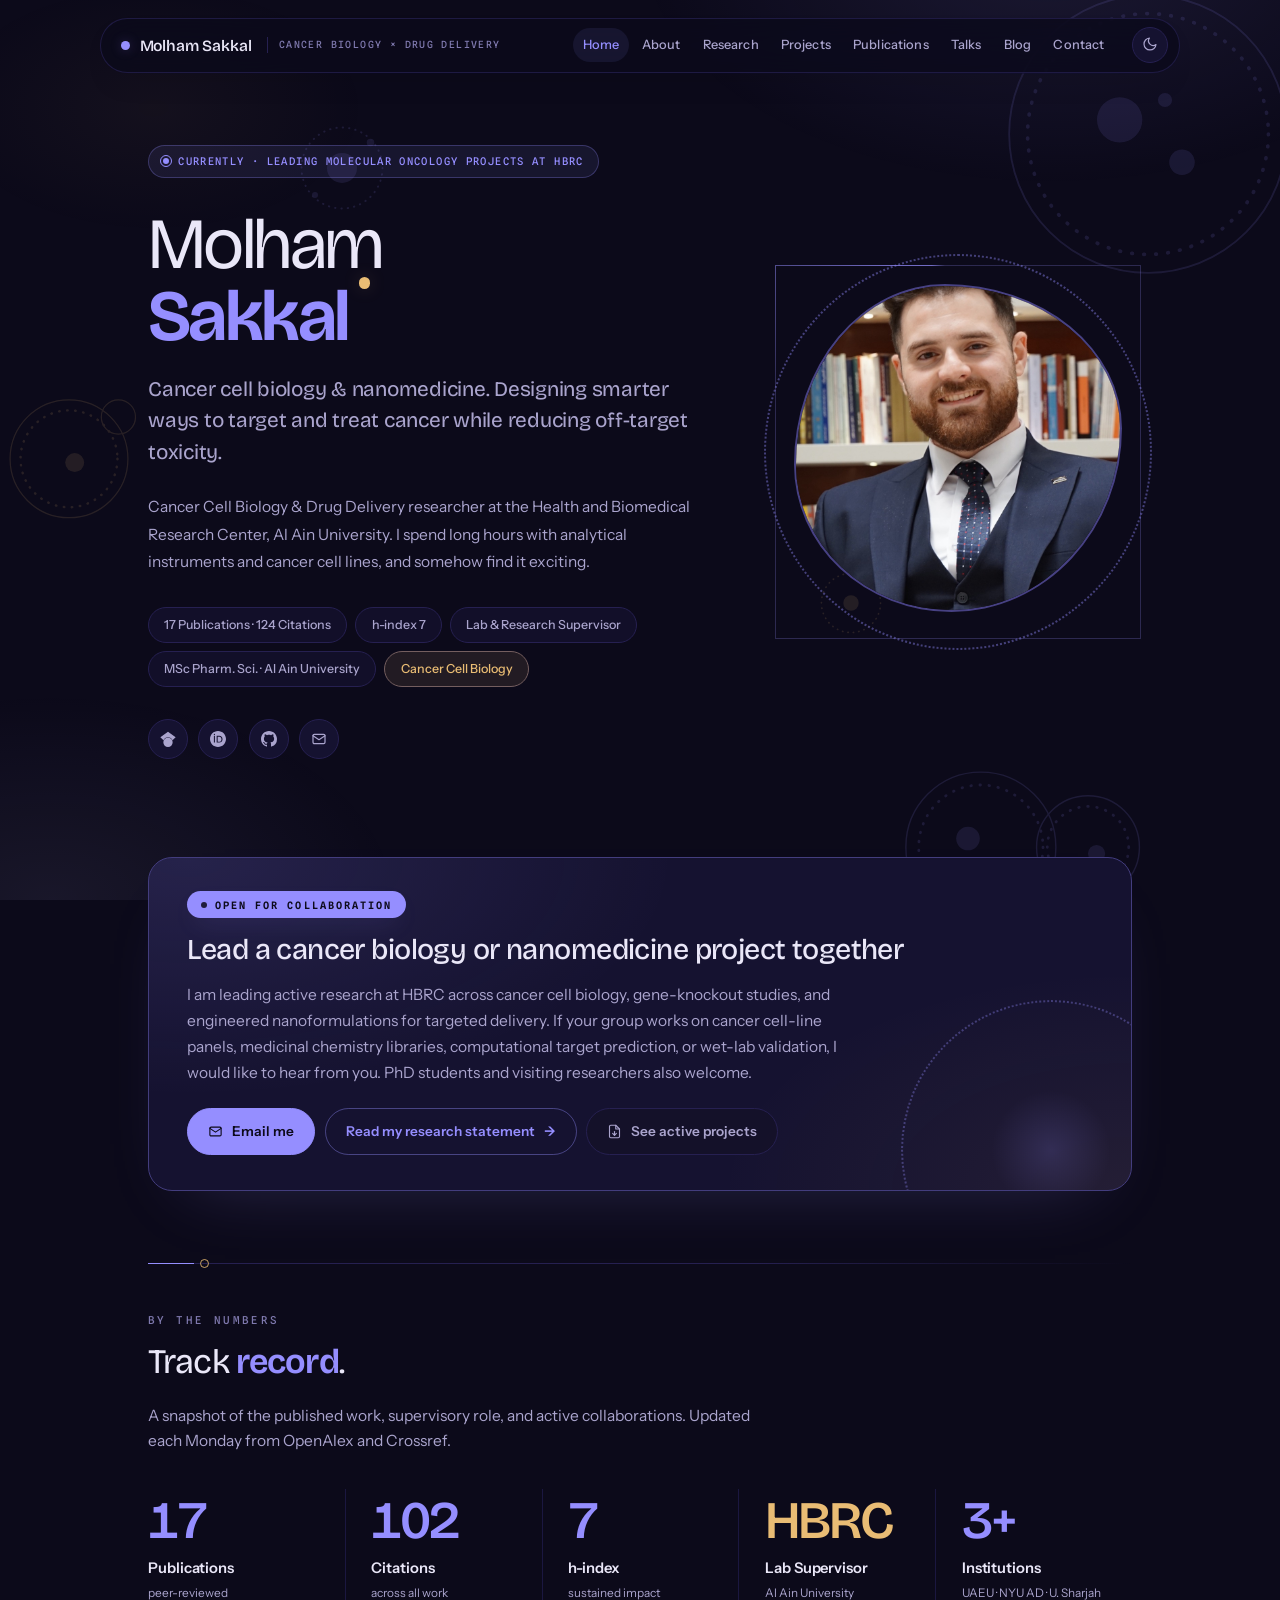
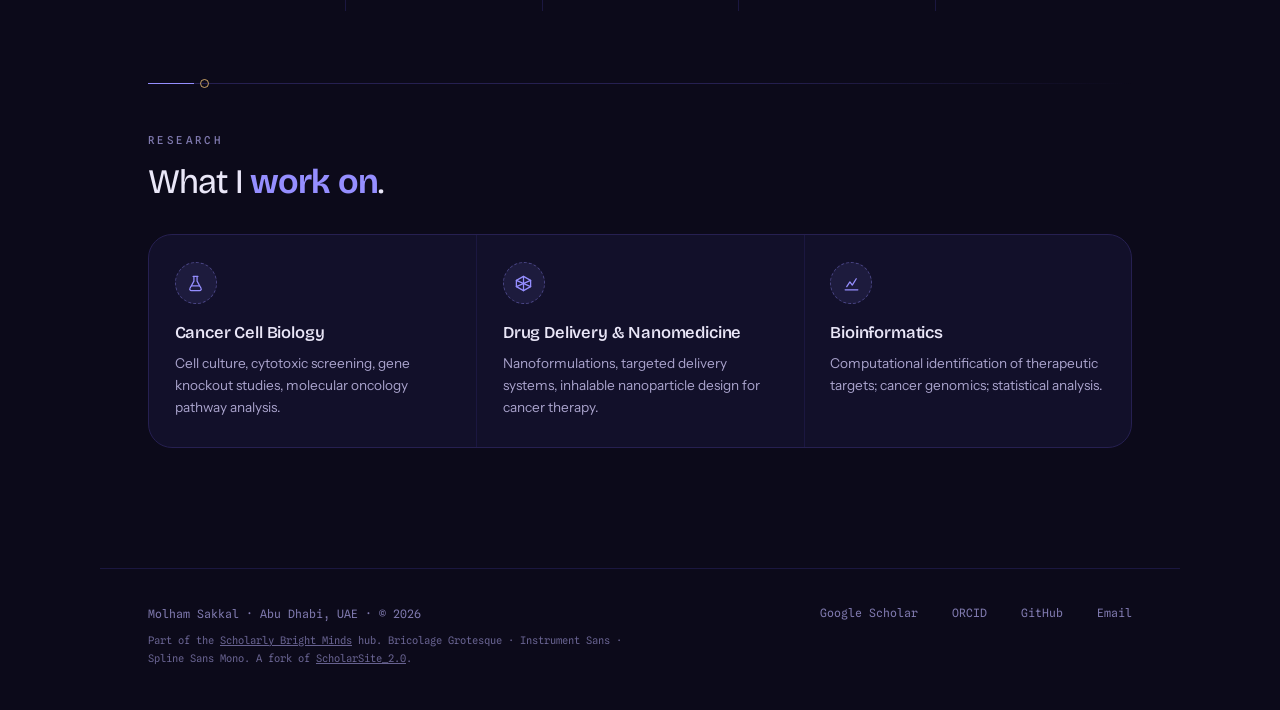
<file: index.html>
<!DOCTYPE html>
<html lang="en">
<head>
<meta charset="UTF-8">
<meta name="viewport" content="width=device-width, initial-scale=1.0">
<meta name="description" content="Molham Sakkal, researcher in cancer biology × drug delivery. Cancer cell biology and nanomedicine: designing smarter ways to target and treat cancer while reducing off-target toxicity.">
<meta name="author" content="Molham Sakkal">
<meta name="keywords" content="Molham Sakkal, Cancer Biology × Drug Delivery, researcher, academic portfolio, Health and Biomedical Research Center">
<meta name="theme-color" content="#0c0a1a" media="(prefers-color-scheme: dark)">
<meta name="theme-color" content="#f6f3ec" media="(prefers-color-scheme: light)">
<meta name="robots" content="index, follow, max-image-preview:large, max-snippet:-1">
<title>Molham Sakkal · Cancer Biology × Drug Delivery</title>

<link rel="canonical" href="https://scholarlybrightminds.github.io/molhamsakkal/">

<meta property="og:type" content="profile">
<meta property="og:title" content="Molham Sakkal · Cancer Biology × Drug Delivery">
<meta property="og:description" content="Cancer cell biology and nanomedicine: designing smarter ways to target and treat cancer while reducing off-target toxicity.">
<meta property="og:image" content="https://scholarlybrightminds.github.io/molhamsakkal/images/profile.png">
<meta property="og:image:width" content="1440">
<meta property="og:image:height" content="960">
<meta property="og:image:alt" content="Molham Sakkal, researcher in cancer biology and drug delivery">
<meta property="og:url" content="https://scholarlybrightminds.github.io/molhamsakkal/">
<meta property="og:site_name" content="Scholarly Bright Minds · Molham Sakkal">
<meta property="og:locale" content="en_US">
<meta property="profile:first_name" content="Molham">
<meta property="profile:last_name" content="Sakkal">

<meta name="twitter:card" content="summary_large_image">
<meta name="twitter:title" content="Molham Sakkal · Cancer Biology × Drug Delivery">
<meta name="twitter:description" content="Cancer cell biology and nanomedicine: designing smarter ways to target and treat cancer while reducing off-target toxicity.">
<meta name="twitter:image" content="https://scholarlybrightminds.github.io/molhamsakkal/images/profile.png">
<meta name="twitter:image:alt" content="Molham Sakkal, researcher in cancer biology and drug delivery">

<link rel="sitemap" type="application/xml" href="/molhamsakkal/sitemap.xml">

<link rel="icon" href="images/profile.png" type="image/png">
<link rel="apple-touch-icon" href="images/profile.png">

<link rel="preconnect" href="https://fonts.googleapis.com">
<link rel="preconnect" href="https://fonts.gstatic.com" crossorigin>
<link href="https://fonts.googleapis.com/css2?family=Bricolage+Grotesque:opsz,wght@12..96,200..800&family=Instrument+Sans:ital,wght@0,400..700;1,400..700&family=Spline+Sans+Mono:wght@300..700&display=swap" rel="stylesheet">

<script type="application/ld+json">
{
  "@context": "https://schema.org",
  "@type": "Person",
  "name": "Molham Sakkal",
  "alternateName": ["Mohammad M. Sakkal", "Sakkal M"],
  "givenName": "Molham",
  "familyName": "Sakkal",
  "image": {
    "@type": "ImageObject",
    "contentUrl": "https://scholarlybrightminds.github.io/molhamsakkal/images/profile.png",
    "url": "https://scholarlybrightminds.github.io/molhamsakkal/images/profile.png",
    "caption": "Molham Sakkal",
    "width": 1440,
    "height": 960
  },
  "url": "https://scholarlybrightminds.github.io/molhamsakkal/",
  "sameAs": [
    "https://scholar.google.com/citations?user=JO1OQj8AAAAJ&hl=en",
    "https://openalex.org/A5072660555",
    "https://orcid.org/0000-0001-6081-1284",
    "https://github.com/ScholarlyBrightMinds"
  ],
  "@id": "https://scholarlybrightminds.github.io/molhamsakkal/#person",
  "jobTitle": "Cancer Biology × Drug Delivery",
  "worksFor": {
    "@type": "Organization",
    "name": "Health and Biomedical Research Center",
    "url": "https://www.aau.ac.ae/"
  },
  "memberOf": {
    "@type": "Organization",
    "@id": "https://scholarlybrightminds.github.io/#organization",
    "name": "Scholarly Bright Minds",
    "url": "https://scholarlybrightminds.github.io/"
  },
  "address": {
    "@type": "PostalAddress",
    "addressLocality": "Abu Dhabi",
    "addressCountry": "UAE"
  },
  "email": "Molham.sakkal@gmail.com"
}
</script>

<script type="application/ld+json">
{
  "@context": "https://schema.org",
  "@type": "ProfilePage",
  "@id": "https://scholarlybrightminds.github.io/molhamsakkal/#profilepage",
  "url": "https://scholarlybrightminds.github.io/molhamsakkal/",
  "name": "Molham Sakkal · Researcher Profile",
  "dateModified": "2026-08-10",
  "mainEntity": {
    "@id": "https://scholarlybrightminds.github.io/molhamsakkal/#person"
  },
  "primaryImageOfPage": {
    "@id": "https://scholarlybrightminds.github.io/molhamsakkal/images/profile.png"
  },
  "isPartOf": "https://scholarlybrightminds.github.io/molhamsakkal/"
}
</script>

<script src="theme.config.js"></script>

<!-- Styles -->
<link rel="stylesheet" href="styles.css">

</head>
<body>

<!-- ═══ VESICLE FIELD (ambient cellular background) ═══ -->
<div class="mol-bg" aria-hidden="true">
    <svg class="mol-1" viewBox="0 0 240 240">
        <circle cx="120" cy="120" r="98" class="v-m"/>
        <circle cx="120" cy="120" r="85" class="v-b"/>
        <circle cx="100" cy="110" r="16" class="v-c"/>
        <circle cx="144" cy="140" r="9"  class="v-c"/>
        <circle cx="132" cy="96"  r="5"  class="v-c"/>
    </svg>
    <svg class="mol-2 amber" viewBox="0 0 200 200">
        <circle cx="100" cy="104" r="62" class="v-m"/>
        <circle cx="100" cy="104" r="51" class="v-b"/>
        <circle cx="152" cy="60"  r="18" class="v-m"/>
        <circle cx="106" cy="108" r="10" class="v-c"/>
    </svg>
    <svg class="mol-3" viewBox="0 0 280 200">
        <circle cx="96"  cy="100" r="70" class="v-m"/>
        <circle cx="96"  cy="100" r="58" class="v-b"/>
        <circle cx="196" cy="100" r="48" class="v-m"/>
        <circle cx="196" cy="100" r="38" class="v-b"/>
        <circle cx="84"  cy="92"  r="11" class="v-c"/>
        <circle cx="204" cy="106" r="8"  class="v-c"/>
    </svg>
    <svg class="mol-4" viewBox="0 0 160 160">
        <circle cx="80"  cy="80"  r="54" class="v-b"/>
        <circle cx="80"  cy="80"  r="20" class="v-c"/>
        <circle cx="118" cy="46"  r="5"  class="v-c"/>
        <circle cx="44"  cy="116" r="4"  class="v-c"/>
    </svg>
    <svg class="mol-5 amber" viewBox="0 0 140 140">
        <circle cx="70" cy="70" r="46" class="v-b"/>
        <circle cx="70" cy="70" r="12" class="v-c"/>
    </svg>
</div>

<!-- Nav rendered by scripts.js based on config -->
<nav class="nav" data-page="home"><a href="index.html" class="brand">
                <span class="brand-dot"></span>
                Molham Sakkal
                <span class="brand-meta">Cancer Biology × Drug Delivery</span>
            </a>
            <div class="nav-right">
                <div class="hamburger" aria-label="Menu"><div class="bar"></div><div class="bar"></div><div class="bar"></div></div>
                <div class="nav-menu"><a href="index.html" class="nav-item active">Home</a><a href="about.html" class="nav-item ">About</a><a href="research.html" class="nav-item ">Research</a><a href="projects.html" class="nav-item ">Projects</a><a href="publications.html" class="nav-item ">Publications</a><a href="talks.html" class="nav-item ">Talks</a><a href="blog.html" class="nav-item ">Blog</a><a href="contact.html" class="nav-item ">Contact</a></div>
                <button class="theme-toggle" id="themeToggle" aria-label="Toggle theme" title="Toggle day/night">
                    <span class="icon-sun"><svg viewBox="0 0 24 24" fill="none" stroke="currentColor" stroke-width="1.8" stroke-linecap="round" stroke-linejoin="round"><circle cx="12" cy="12" r="4"></circle><path d="M12 2v2M12 20v2M4.93 4.93l1.41 1.41M17.66 17.66l1.41 1.41M2 12h2M20 12h2M4.93 19.07l1.41-1.41M17.66 6.34l1.41-1.41"></path></svg></span>
                    <span class="icon-moon"><svg viewBox="0 0 24 24" fill="none" stroke="currentColor" stroke-width="1.8" stroke-linecap="round" stroke-linejoin="round"><path d="M21 12.79A9 9 0 1 1 11.21 3 7 7 0 0 0 21 12.79z"></path></svg></span>
                </button>
            </div></nav>

<main>
    <!-- ═══ HERO ═══ -->
    <section class="hero">
        <div class="hero-text">
            <span class="hero-status">
                <span class="live-dot"></span>
                <span data-bind="statusText">Currently · exploring</span>
            </span>
            <h1 data-bind="heading">Molham <br><em>Sakkal</em></h1>
            <p class="hero-tagline" data-bind="tagline">Cancer cell biology &amp; nanomedicine. Designing smarter ways to target and treat cancer while reducing off-target toxicity.</p>
            <p class="hero-bio" data-bind="bio">Cancer Cell Biology &amp; Drug Delivery researcher at the Health and Biomedical Research Center, Al Ain University. I spend long hours with analytical instruments and cancer cell lines, and somehow find it exciting.</p>
            <div class="chips" data-bind="chips"><span class="chip"><span class="dot"></span>17 Publications · 124 Citations</span><span class="chip"><span class="dot"></span>h-index 7</span><span class="chip"><span class="dot"></span>Lab &amp; Research Supervisor</span><span class="chip"><span class="dot"></span>MSc Pharm. Sci. · Al Ain University</span><span class="chip gold"><span class="dot"></span>Cancer Cell Biology</span></div>
            <div class="social-links" data-bind="social"><a href="https://scholar.google.com/citations?user=JO1OQj8AAAAJ&amp;hl=en" class="social-icon" target="_blank" rel="noopener" aria-label="Google Scholar" title="Google Scholar"><svg viewBox="0 0 24 24" fill="currentColor"><path d="M5.242 13.769L.5 9.5 12 1l11.5 8.5-4.742 4.269C17.548 11.249 14.978 9.5 12 9.5s-5.548 1.749-6.758 4.269zM12 10a7 7 0 1 0 0 14 7 7 0 0 0 0-14z"></path></svg></a><a href="https://orcid.org/0000-0001-6081-1284" class="social-icon" target="_blank" rel="noopener" aria-label="ORCID" title="ORCID"><svg viewBox="0 0 24 24" fill="currentColor"><path d="M12 0C5.372 0 0 5.372 0 12s5.372 12 12 12 12-5.372 12-12S18.628 0 12 0zM7.369 17.353H5.844V7.08h1.525v10.273zM6.605 6.15a.925.925 0 1 1 0-1.85.925.925 0 0 1 0 1.85zm12.191 6.235c0 2.93-2.032 4.968-4.93 4.968h-3.87V7.08h3.87c2.898 0 4.93 2.068 4.93 5.305zm-1.56 0c0-2.037-1.214-3.913-3.37-3.913H11.52v7.827h2.346c2.156 0 3.37-1.876 3.37-3.914z"></path></svg></a><a href="https://github.com/ScholarlyBrightMinds" class="social-icon" target="_blank" rel="noopener" aria-label="GitHub" title="GitHub"><svg viewBox="0 0 24 24" fill="currentColor"><path d="M12 0C5.37 0 0 5.37 0 12c0 5.31 3.435 9.795 8.205 11.385.6.105.825-.255.825-.57 0-.285-.015-1.23-.015-2.235-3.015.555-3.795-.735-4.035-1.41-.135-.345-.72-1.41-1.23-1.695-.42-.225-1.02-.78-.015-.795.945-.015 1.62.87 1.845 1.23 1.08 1.815 2.805 1.305 3.495.99.105-.78.42-1.305.765-1.605-2.67-.3-5.46-1.335-5.46-5.925 0-1.305.465-2.385 1.23-3.225-.12-.3-.54-1.53.12-3.18 0 0 1.005-.315 3.3 1.23.96-.27 1.98-.405 3-.405s2.04.135 3 .405c2.295-1.56 3.3-1.23 3.3-1.23.66 1.65.24 2.88.12 3.18.765.84 1.23 1.905 1.23 3.225 0 4.605-2.805 5.625-5.475 5.925.435.375.81 1.095.81 2.22 0 1.605-.015 2.895-.015 3.3 0 .315.225.69.825.57A12.02 12.02 0 0 0 24 12c0-6.63-5.37-12-12-12z"></path></svg></a><a href="mailto:Molham.sakkal@gmail.com" class="social-icon" target="_blank" rel="noopener" aria-label="Email" title="Email"><svg viewBox="0 0 24 24" fill="none" stroke="currentColor" stroke-width="1.8" stroke-linecap="round" stroke-linejoin="round"><rect x="3" y="5" width="18" height="14" rx="2"></rect><path d="M3 7l9 6 9-6"></path></svg></a></div>
        </div>
        <div class="hero-image">
            <img data-bind="photo" src="images/profile.png" alt="Molham Sakkal, researcher in cancer biology and drug delivery" width="1440" height="960" fetchpriority="high">
        </div>
    </section>

    <!-- ═══ OPEN-FOR-COLLABORATION CTA BLOCK ═══ -->
    <!-- Primary conversion goal of the home page. Rendered by bindHome()
         from SITE_CONFIG.phdCTA. Reuses the same DOM contract as Abdallah's
         PhD CTA; the framing in the config is collaboration-first. -->
    <aside class="phd-cta reveal" aria-label="Open for collaboration" data-bind="phdCTA"><div class="phd-cta-inner">
                    <span class="phd-cta-ribbon">Open for collaboration</span>
                    <h3 class="phd-cta-title">Lead a cancer biology or nanomedicine project together</h3>
                    <p class="phd-cta-body">I am leading active research at HBRC across cancer cell biology, gene-knockout studies, and engineered nanoformulations for targeted delivery. If your group works on cancer cell-line panels, medicinal chemistry libraries, computational target prediction, or wet-lab validation, I would like to hear from you. PhD students and visiting researchers also welcome.</p>
                    <div class="phd-cta-actions">
                        <a class="phd-cta-btn phd-cta-btn--primary" href="mailto:Molham.sakkal@gmail.com?subject=Research%20collaboration%20enquiry&amp;body=Hi%20Molham%2C%0A%0AI%20saw%20your%20website%20and%20wanted%20to%20discuss%20a%20potential%20collaboration.%0A%0A">
                            <svg viewBox="0 0 24 24" fill="none" stroke="currentColor" stroke-width="1.8" stroke-linecap="round" stroke-linejoin="round"><rect x="3" y="5" width="18" height="14" rx="2"></rect><path d="M3 7l9 6 9-6"></path></svg><span>Email me</span>
                        </a>
                        <a class="phd-cta-btn phd-cta-btn--secondary" href="research.html">
                            <span>Read my research statement</span>
                            <span class="phd-cta-arrow" aria-hidden="true">→</span>
                        </a>
                        <a class="phd-cta-btn phd-cta-btn--tertiary" href="projects.html" download="">
                            <svg viewBox="0 0 24 24" fill="none" stroke="currentColor" stroke-width="1.8" stroke-linecap="round" stroke-linejoin="round"><path d="M14 2H6a2 2 0 0 0-2 2v16a2 2 0 0 0 2 2h12a2 2 0 0 0 2-2V8z"></path><polyline points="14 2 14 8 20 8"></polyline><line x1="12" y1="18" x2="12" y2="12"></line><polyline points="9 15 12 18 15 15"></polyline></svg><span>See active projects</span>
                        </a>
                    </div>
                </div></aside>

    <hr class="rule">

    <!-- ═══ BY THE NUMBERS ═══ -->
    <section class="reveal impact-section">
        <p class="sec-kicker">By the numbers</p>
        <h2 class="sec-title">Track <em>record</em>.</h2>
        <p class="impact-lede">A snapshot of the published work, supervisory role, and active collaborations. Updated each Monday from OpenAlex and Crossref.</p>
        <div class="impact-grid" data-bind="impactStats"><div class="impact-tile">
                    <div class="impact-num">17</div>
                    <div class="impact-label">Publications</div>
                    <div class="impact-sub">peer-reviewed</div>
                </div>
            
                <div class="impact-tile">
                    <div class="impact-num">124</div>
                    <div class="impact-label">Citations</div>
                    <div class="impact-sub">across all work</div>
                </div>
            
                <div class="impact-tile">
                    <div class="impact-num">7</div>
                    <div class="impact-label">h-index</div>
                    <div class="impact-sub">sustained impact</div>
                </div>
            
                <div class="impact-tile impact-tile--gold">
                    <div class="impact-num">HBRC</div>
                    <div class="impact-label">Lab Supervisor</div>
                    <div class="impact-sub">Al Ain University</div>
                </div>
            
                <div class="impact-tile">
                    <div class="impact-num">3+</div>
                    <div class="impact-label">Institutions</div>
                    <div class="impact-sub">UAEU · NYU AD · U. Sharjah</div>
                </div></div>
    </section>

    <hr class="rule">

    <!-- ═══ RESEARCH PILLARS PREVIEW ═══ -->
    <section class="reveal">
        <p class="sec-kicker">Research</p>
        <h2 class="sec-title">What I <em>work on</em>.</h2>
        <div class="home-pillars" data-bind="pillars"><div class="hp-card">
                    <div class="hp-icon"><svg viewBox="0 0 24 24" fill="none" stroke="currentColor" stroke-width="1.6" stroke-linecap="round" stroke-linejoin="round"><path d="M9 3h6M10 3v6l-5 9a2 2 0 0 0 2 3h10a2 2 0 0 0 2-3l-5-9V3"></path><line x1="7" y1="15" x2="17" y2="15"></line></svg></div>
                    <h3 class="hp-title">Cancer Cell Biology</h3>
                    <p class="hp-desc">Cell culture, cytotoxic screening, gene knockout studies, molecular oncology pathway analysis.</p>
                </div>
            
                <div class="hp-card">
                    <div class="hp-icon"><svg viewBox="0 0 24 24" fill="none" stroke="currentColor" stroke-width="1.6" stroke-linecap="round" stroke-linejoin="round"><polygon points="12,3 21,8 21,16 12,21 3,16 3,8"></polygon><line x1="12" y1="3" x2="12" y2="21"></line><line x1="3" y1="8" x2="21" y2="16"></line><line x1="21" y1="8" x2="3" y2="16"></line></svg></div>
                    <h3 class="hp-title">Drug Delivery &amp; Nanomedicine</h3>
                    <p class="hp-desc">Nanoformulations, targeted delivery systems, inhalable nanoparticle design for cancer therapy.</p>
                </div>
            
                <div class="hp-card">
                    <div class="hp-icon"><svg viewBox="0 0 24 24" fill="none" stroke="currentColor" stroke-width="1.6" stroke-linecap="round" stroke-linejoin="round"><line x1="4" y1="20" x2="20" y2="20"></line><path d="M6 16l4-6 3 4 5-8"></path></svg></div>
                    <h3 class="hp-title">Bioinformatics</h3>
                    <p class="hp-desc">Computational identification of therapeutic targets; cancer genomics; statistical analysis.</p>
                </div></div>
    </section>
</main>

<footer data-bind="footer"><div class="footer-left">
                <div>Molham Sakkal · Abu Dhabi, UAE · © 2026</div>
                <div class="colophon">
                    Part of the <a href="https://scholarlybrightminds.github.io/">Scholarly Bright Minds</a> hub. Bricolage Grotesque · Instrument Sans · Spline Sans Mono. A fork of <a href="https://github.com/muhammedrashidx/ScholarSite_2.0" target="_blank" rel="noopener">ScholarSite_2.0</a>.
                </div>
            </div>
            <div class="footer-links"><a href="https://scholar.google.com/citations?user=JO1OQj8AAAAJ&amp;hl=en" target="_blank" rel="noopener">Google Scholar</a><a href="https://orcid.org/0000-0001-6081-1284" target="_blank" rel="noopener">ORCID</a><a href="https://github.com/ScholarlyBrightMinds" target="_blank" rel="noopener">GitHub</a><a href="mailto:Molham.sakkal@gmail.com" target="_blank" rel="noopener">Email</a></div></footer>

<script src="scripts.js"></script>
<script src="mol-motion.js"></script>
</body>
</html>
</file>
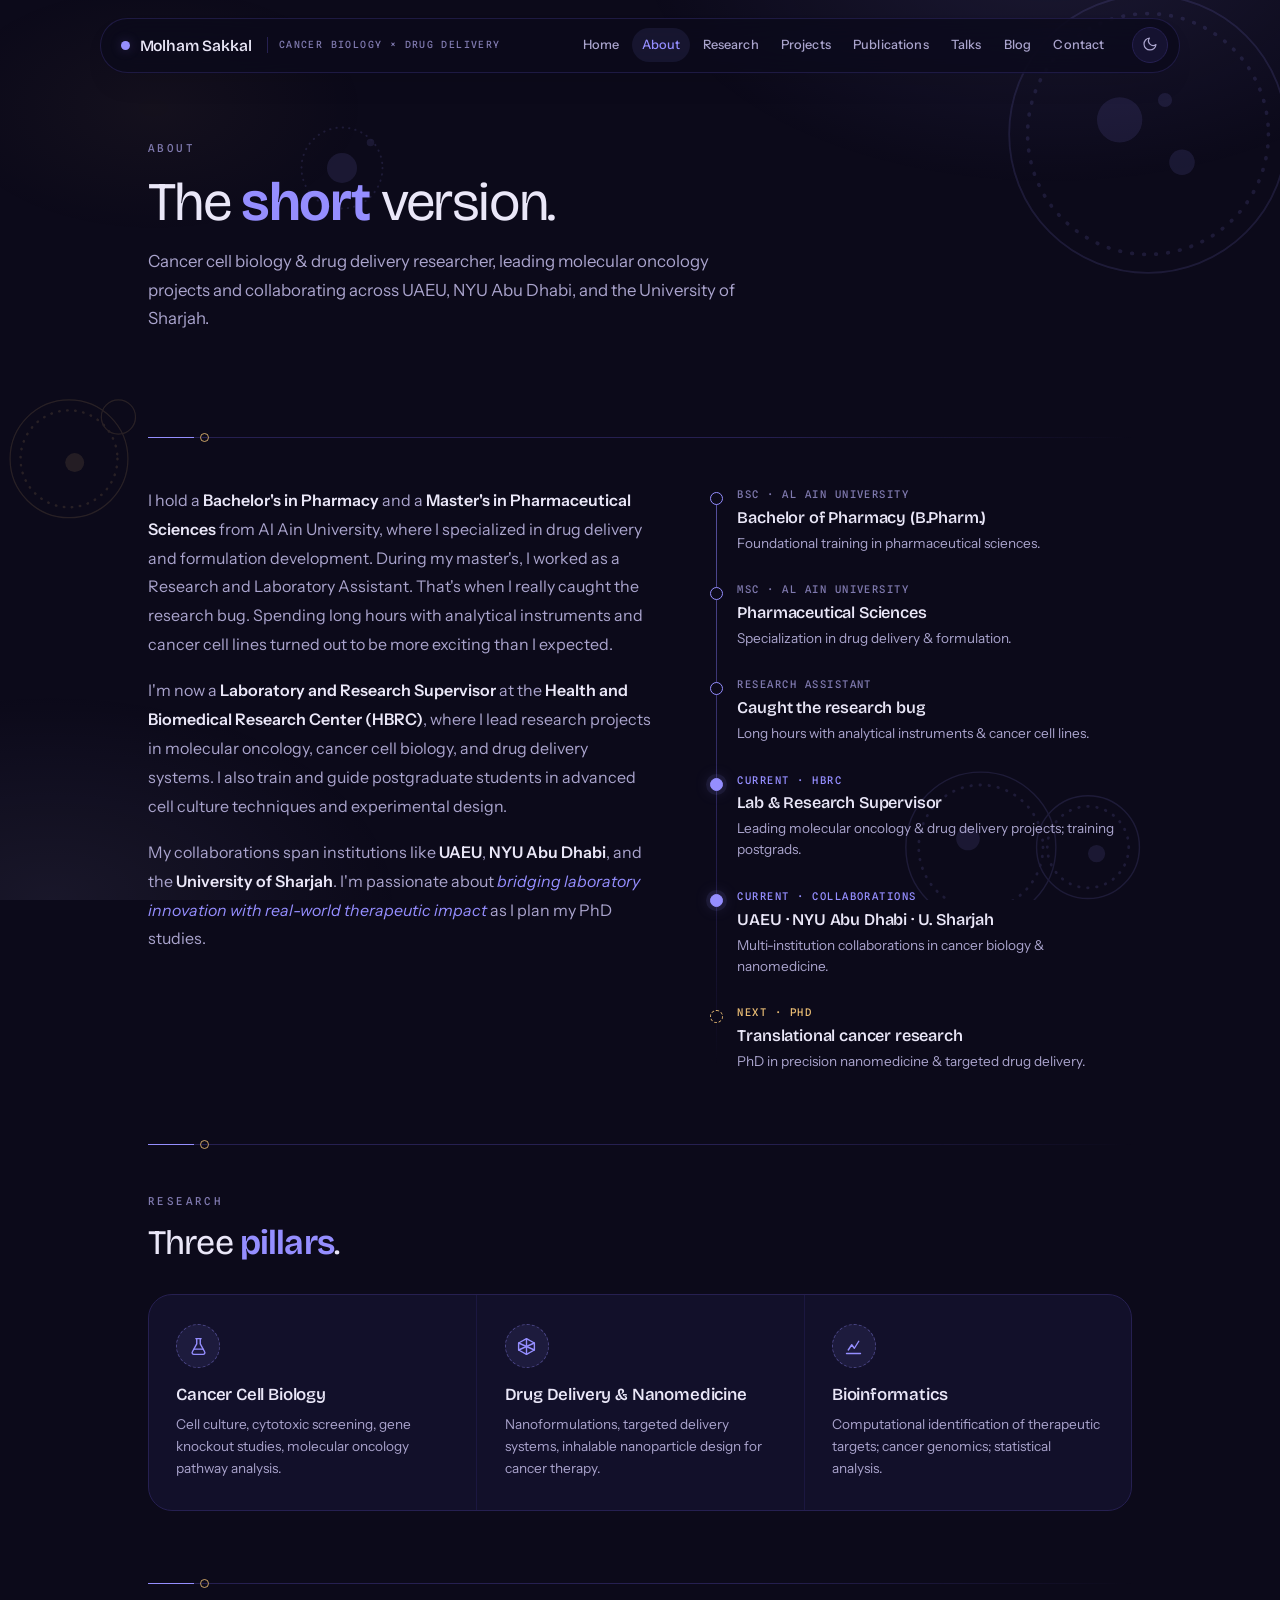
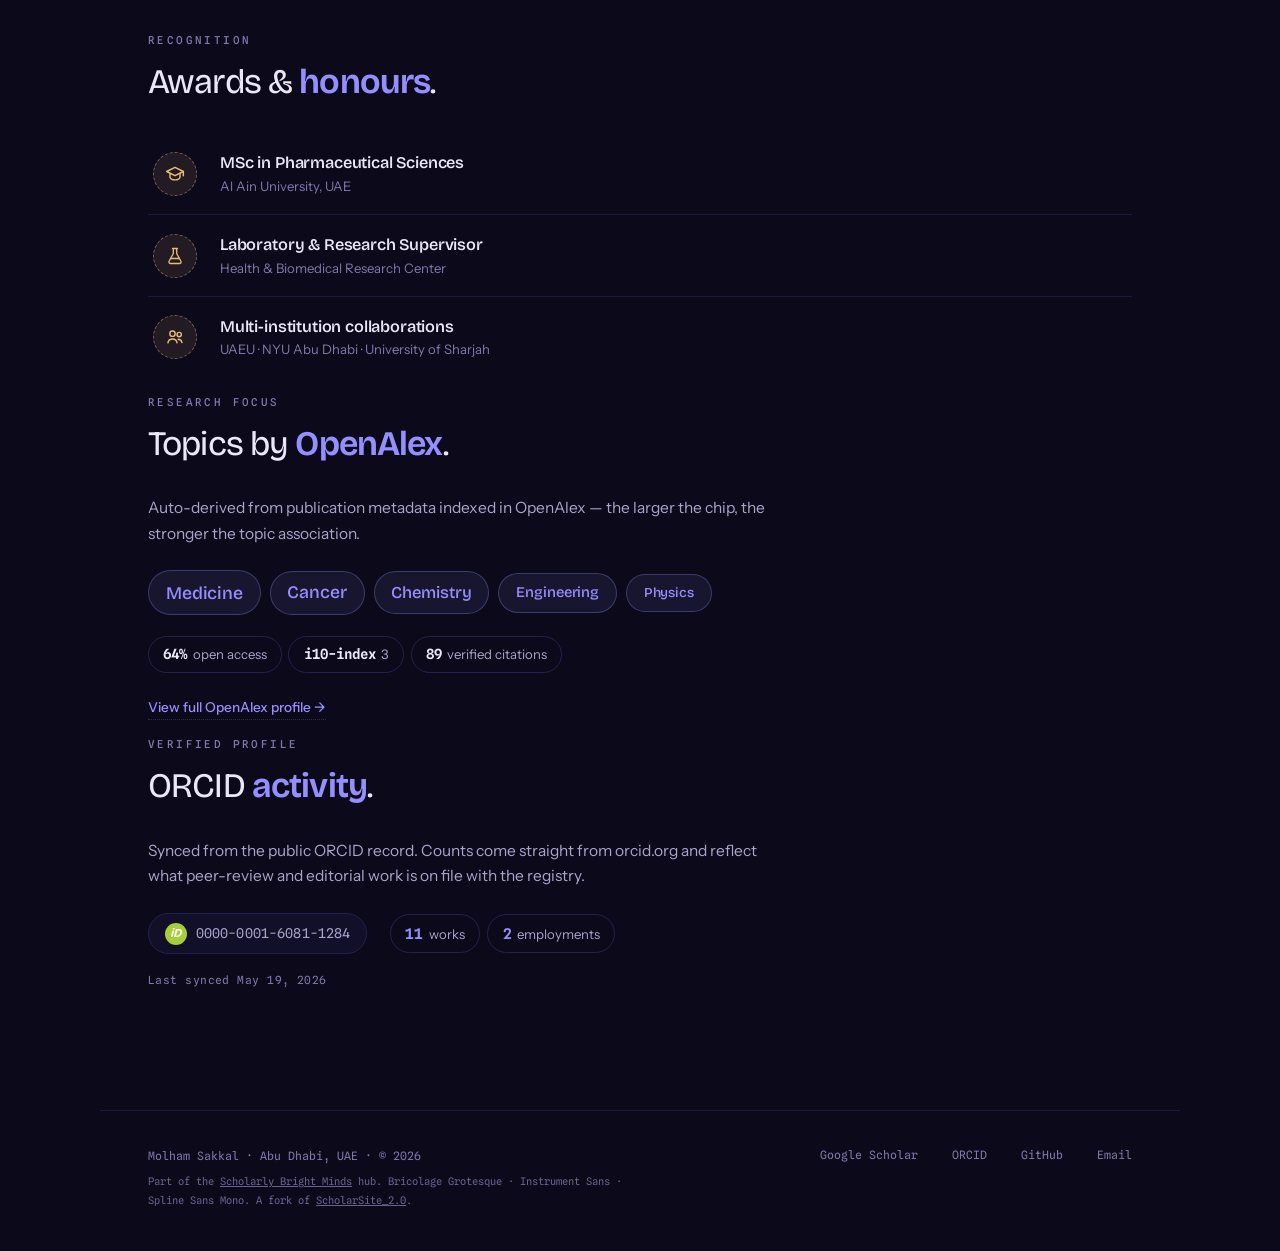
<file: about.html>
<!DOCTYPE html>
<html lang="en">
<head>
<meta charset="UTF-8">
<meta name="viewport" content="width=device-width, initial-scale=1.0">
<meta name="description" content="About Molham Sakkal. Cancer Biology × Drug Delivery. Career, research, awards.">
<meta name="author" content="Molham Sakkal">
<meta name="keywords" content="Molham Sakkal about, Cancer Biology × Drug Delivery, biography, career, awards">
<meta name="theme-color" content="#0c0a1a" media="(prefers-color-scheme: dark)">
<meta name="theme-color" content="#f6f3ec" media="(prefers-color-scheme: light)">
<meta name="robots" content="index, follow, max-image-preview:large, max-snippet:-1">
<title>About · Molham Sakkal</title>

<link rel="canonical" href="https://scholarlybrightminds.github.io/molhamsakkal/about.html">

<meta property="og:type" content="profile">
<meta property="og:title" content="About Molham Sakkal">
<meta property="og:description" content="Cancer Biology × Drug Delivery. Career path, research, and awards.">
<meta property="og:image" content="https://scholarlybrightminds.github.io/molhamsakkal/images/profile.png">
<meta property="og:url" content="https://scholarlybrightminds.github.io/molhamsakkal/about.html">
<meta property="og:site_name" content="Scholarly Bright Minds · Molham Sakkal">
<meta property="og:locale" content="en_US">
<meta property="profile:first_name" content="Molham">
<meta property="profile:last_name" content="Sakkal">

<meta name="twitter:card" content="summary_large_image">
<meta name="twitter:title" content="About Molham Sakkal">
<meta name="twitter:description" content="Cancer Biology × Drug Delivery. Career path, research, and awards.">
<meta name="twitter:image" content="https://scholarlybrightminds.github.io/molhamsakkal/images/profile.png">

<link rel="sitemap" type="application/xml" href="/molhamsakkal/sitemap.xml">

<link rel="icon" href="images/profile.png" type="image/png">
<link rel="apple-touch-icon" href="images/profile.png">

<link rel="preconnect" href="https://fonts.googleapis.com">
<link rel="preconnect" href="https://fonts.gstatic.com" crossorigin>
<link href="https://fonts.googleapis.com/css2?family=Bricolage+Grotesque:opsz,wght@12..96,200..800&family=Instrument+Sans:ital,wght@0,400..700;1,400..700&family=Spline+Sans+Mono:wght@300..700&display=swap" rel="stylesheet">

<script type="application/ld+json">
{
  "@context": "https://schema.org",
  "@type": "AboutPage",
  "url": "https://scholarlybrightminds.github.io/molhamsakkal/about.html",
  "name": "About — Molham Sakkal",
  "isPartOf": {
    "@type": "WebSite",
    "url": "https://scholarlybrightminds.github.io/molhamsakkal/",
    "name": "Molham Sakkal"
  },
  "mainEntity": {
    "@type": "Person",
    "name": "Molham Sakkal",
    "givenName": "Molham",
    "familyName": "Sakkal",
    "image": "https://scholarlybrightminds.github.io/molhamsakkal/images/profile.png",
    "url": "https://scholarlybrightminds.github.io/molhamsakkal/",
    "sameAs": [
      "https://scholar.google.com/citations?user=JO1OQj8AAAAJ&hl=en",
      "https://orcid.org/0000-0001-6081-1284",
      "https://github.com/ScholarlyBrightMinds"
    ],
    "@id": "https://scholarlybrightminds.github.io/molhamsakkal/#person",
    "jobTitle": "Cancer Biology × Drug Delivery",
    "worksFor": {
      "@type": "Organization",
      "name": "Health and Biomedical Research Center",
      "url": "https://www.aau.ac.ae/"
    },
    "address": {
      "@type": "PostalAddress",
      "addressLocality": "Abu Dhabi",
      "addressCountry": "UAE"
    },
    "email": "Molham.sakkal@gmail.com"
  }
}
</script>

<script src="theme.config.js"></script>
<link rel="stylesheet" href="styles.css">
<link rel="stylesheet" href="about.css">
</head>
<body>

<!-- Molecular background -->
<div class="mol-bg" aria-hidden="true">
    <svg class="mol-1" viewBox="0 0 240 240"><circle cx="120" cy="120" r="98" class="v-m"/><circle cx="120" cy="120" r="85" class="v-b"/><circle cx="100" cy="110" r="16" class="v-c"/><circle cx="144" cy="140" r="9" class="v-c"/><circle cx="132" cy="96" r="5" class="v-c"/></svg>
    <svg class="mol-2 amber" viewBox="0 0 200 200"><circle cx="100" cy="104" r="62" class="v-m"/><circle cx="100" cy="104" r="51" class="v-b"/><circle cx="152" cy="60" r="18" class="v-m"/><circle cx="106" cy="108" r="10" class="v-c"/></svg>
    <svg class="mol-3" viewBox="0 0 280 200"><circle cx="96" cy="100" r="70" class="v-m"/><circle cx="96" cy="100" r="58" class="v-b"/><circle cx="196" cy="100" r="48" class="v-m"/><circle cx="196" cy="100" r="38" class="v-b"/><circle cx="84" cy="92" r="11" class="v-c"/><circle cx="204" cy="106" r="8" class="v-c"/></svg>
    <svg class="mol-4" viewBox="0 0 160 160"><circle cx="80" cy="80" r="54" class="v-b"/><circle cx="80" cy="80" r="20" class="v-c"/><circle cx="118" cy="46" r="5" class="v-c"/><circle cx="44" cy="116" r="4" class="v-c"/></svg>
</div>

<nav class="nav" data-page="about"><a href="index.html" class="brand">
                <span class="brand-dot"></span>
                Molham Sakkal
                <span class="brand-meta">Cancer Biology × Drug Delivery</span>
            </a>
            <div class="nav-right">
                <div class="hamburger" aria-label="Menu"><div class="bar"></div><div class="bar"></div><div class="bar"></div></div>
                <div class="nav-menu"><a href="index.html" class="nav-item ">Home</a><a href="about.html" class="nav-item active">About</a><a href="research.html" class="nav-item ">Research</a><a href="projects.html" class="nav-item ">Projects</a><a href="publications.html" class="nav-item ">Publications</a><a href="talks.html" class="nav-item ">Talks</a><a href="blog.html" class="nav-item ">Blog</a><a href="contact.html" class="nav-item ">Contact</a></div>
                <button class="theme-toggle" id="themeToggle" aria-label="Toggle theme" title="Toggle day/night">
                    <span class="icon-sun"><svg viewBox="0 0 24 24" fill="none" stroke="currentColor" stroke-width="1.8" stroke-linecap="round" stroke-linejoin="round"><circle cx="12" cy="12" r="4"></circle><path d="M12 2v2M12 20v2M4.93 4.93l1.41 1.41M17.66 17.66l1.41 1.41M2 12h2M20 12h2M4.93 19.07l1.41-1.41M17.66 6.34l1.41-1.41"></path></svg></span>
                    <span class="icon-moon"><svg viewBox="0 0 24 24" fill="none" stroke="currentColor" stroke-width="1.8" stroke-linecap="round" stroke-linejoin="round"><path d="M21 12.79A9 9 0 1 1 11.21 3 7 7 0 0 0 21 12.79z"></path></svg></span>
                </button>
            </div></nav>

<main>

    <section class="sub-hero">
        <p class="sub-meta">About</p>
        <h1>The <em>short</em> version.</h1>
        <p class="sub-lede" data-bind="aboutLede">Cancer cell biology &amp; drug delivery researcher, leading molecular oncology projects and collaborating across UAEU, NYU Abu Dhabi, and the University of Sharjah.</p>
    </section>

    <hr class="rule">

    <!-- ═══ NARRATIVE + TIMELINE ═══ -->
    <section class="about-grid reveal">
        <div class="about-text" data-bind="aboutParagraphs"><p>I hold a <strong>Bachelor's in Pharmacy</strong> and a <strong>Master's in Pharmaceutical Sciences</strong> from Al Ain University, where I specialized in drug delivery and formulation development. During my master's, I worked as a Research and Laboratory Assistant. That's when I really caught the research bug. Spending long hours with analytical instruments and cancer cell lines turned out to be more exciting than I expected.</p><p>I'm now a <strong>Laboratory and Research Supervisor</strong> at the <strong>Health and Biomedical Research Center (HBRC)</strong>, where I lead research projects in molecular oncology, cancer cell biology, and drug delivery systems. I also train and guide postgraduate students in advanced cell culture techniques and experimental design.</p><p>My collaborations span institutions like <strong>UAEU</strong>, <strong>NYU Abu Dhabi</strong>, and the <strong>University of Sharjah</strong>. I'm passionate about <em>bridging laboratory innovation with real-world therapeutic impact</em> as I plan my PhD studies.</p></div>
        <div class="timeline" data-bind="timeline" aria-label="Career timeline"><div class="tl-item">
                        <p class="tl-date">BSc · Al Ain University</p>
                        <p class="tl-title">Bachelor of Pharmacy (B.Pharm.)</p>
                        <p class="tl-desc">Foundational training in pharmaceutical sciences.</p>
                    </div>
                
                    <div class="tl-item">
                        <p class="tl-date">MSc · Al Ain University</p>
                        <p class="tl-title">Pharmaceutical Sciences</p>
                        <p class="tl-desc">Specialization in drug delivery &amp; formulation.</p>
                    </div>
                
                    <div class="tl-item">
                        <p class="tl-date">Research Assistant</p>
                        <p class="tl-title">Caught the research bug</p>
                        <p class="tl-desc">Long hours with analytical instruments &amp; cancer cell lines.</p>
                    </div>
                
                    <div class="tl-item current">
                        <p class="tl-date">Current · HBRC</p>
                        <p class="tl-title">Lab &amp; Research Supervisor</p>
                        <p class="tl-desc">Leading molecular oncology &amp; drug delivery projects; training postgrads.</p>
                    </div>
                
                    <div class="tl-item current">
                        <p class="tl-date">Current · Collaborations</p>
                        <p class="tl-title">UAEU · NYU Abu Dhabi · U. Sharjah</p>
                        <p class="tl-desc">Multi-institution collaborations in cancer biology &amp; nanomedicine.</p>
                    </div>
                
                    <div class="tl-item future">
                        <p class="tl-date">Next · PhD</p>
                        <p class="tl-title">Translational cancer research</p>
                        <p class="tl-desc">PhD in precision nanomedicine &amp; targeted drug delivery.</p>
                    </div></div>
    </section>

    <hr class="rule">

    <!-- ═══ RESEARCH PILLARS ═══ -->
    <section class="reveal">
        <p class="sec-kicker">Research</p>
        <h2 class="sec-title">Three <em>pillars</em>.</h2>
        <div class="pillars-grid" data-bind="aboutPillars"><div class="pillar-card">
                    <div class="p-icon"><svg viewBox="0 0 24 24" fill="none" stroke="currentColor" stroke-width="1.6" stroke-linecap="round" stroke-linejoin="round"><path d="M9 3h6M10 3v6l-5 9a2 2 0 0 0 2 3h10a2 2 0 0 0 2-3l-5-9V3"></path><line x1="7" y1="15" x2="17" y2="15"></line></svg></div>
                    <h3 class="p-title">Cancer Cell Biology</h3>
                    <p class="p-desc">Cell culture, cytotoxic screening, gene knockout studies, molecular oncology pathway analysis.</p>
                </div>
            
                <div class="pillar-card">
                    <div class="p-icon"><svg viewBox="0 0 24 24" fill="none" stroke="currentColor" stroke-width="1.6" stroke-linecap="round" stroke-linejoin="round"><polygon points="12,3 21,8 21,16 12,21 3,16 3,8"></polygon><line x1="12" y1="3" x2="12" y2="21"></line><line x1="3" y1="8" x2="21" y2="16"></line><line x1="21" y1="8" x2="3" y2="16"></line></svg></div>
                    <h3 class="p-title">Drug Delivery &amp; Nanomedicine</h3>
                    <p class="p-desc">Nanoformulations, targeted delivery systems, inhalable nanoparticle design for cancer therapy.</p>
                </div>
            
                <div class="pillar-card">
                    <div class="p-icon"><svg viewBox="0 0 24 24" fill="none" stroke="currentColor" stroke-width="1.6" stroke-linecap="round" stroke-linejoin="round"><line x1="4" y1="20" x2="20" y2="20"></line><path d="M6 16l4-6 3 4 5-8"></path></svg></div>
                    <h3 class="p-title">Bioinformatics</h3>
                    <p class="p-desc">Computational identification of therapeutic targets; cancer genomics; statistical analysis.</p>
                </div></div>
    </section>

    <hr class="rule">

    <!-- ═══ AWARDS ═══ -->
    <section class="reveal">
        <p class="sec-kicker">Recognition</p>
        <h2 class="sec-title">Awards &amp; <em>honours</em>.</h2>
        <ul class="awards-list" data-bind="awards"><li class="award-item">
                    <div class="award-icon"><svg viewBox="0 0 24 24" fill="none" stroke="currentColor" stroke-width="1.7" stroke-linecap="round" stroke-linejoin="round"><path d="M12 4L2 9l10 5 10-5-10-5z"></path><path d="M6 11.5V16c0 1.5 2.7 3 6 3s6-1.5 6-3v-4.5"></path><path d="M22 9v5"></path></svg></div>
                    <div class="award-body">
                        <p class="a-title">MSc in Pharmaceutical Sciences</p>
                        <p class="a-venue">Al Ain University, UAE</p>
                    </div>
                </li>
            
                <li class="award-item">
                    <div class="award-icon"><svg viewBox="0 0 24 24" fill="none" stroke="currentColor" stroke-width="1.6" stroke-linecap="round" stroke-linejoin="round"><path d="M9 3h6M10 3v6l-5 9a2 2 0 0 0 2 3h10a2 2 0 0 0 2-3l-5-9V3"></path><line x1="7" y1="15" x2="17" y2="15"></line></svg></div>
                    <div class="award-body">
                        <p class="a-title">Laboratory &amp; Research Supervisor</p>
                        <p class="a-venue">Health &amp; Biomedical Research Center</p>
                    </div>
                </li>
            
                <li class="award-item">
                    <div class="award-icon"><svg viewBox="0 0 24 24" fill="none" stroke="currentColor" stroke-width="1.7" stroke-linecap="round" stroke-linejoin="round"><circle cx="9" cy="8" r="3.2"></circle><path d="M3.5 19c.6-3 2.8-4.6 5.5-4.6s4.9 1.6 5.5 4.6"></path><circle cx="17" cy="9" r="2.6"></circle><path d="M15.8 14.7c2.3.2 4 1.6 4.6 4"></path></svg></div>
                    <div class="award-body">
                        <p class="a-title">Multi-institution collaborations</p>
                        <p class="a-venue">UAEU · NYU Abu Dhabi · University of Sharjah</p>
                    </div>
                </li></ul>
    </section>

    <!-- OPENALEX-PANEL-START --><section class="reveal openalex-panel" aria-label="OpenAlex research topics"><p class="sec-kicker">Research focus</p><h2 class="sec-title">Topics by <em>OpenAlex</em>.</h2><p class="oa-lede">Auto-derived from publication metadata indexed in OpenAlex — the larger the chip, the stronger the topic association.</p><div class="oa-chips"><span class="oa-chip" style="font-size:1.11rem">Medicine</span><span class="oa-chip" style="font-size:1.10rem">Cancer</span><span class="oa-chip" style="font-size:1.04rem">Chemistry</span><span class="oa-chip" style="font-size:0.92rem">Engineering</span><span class="oa-chip" style="font-size:0.85rem">Physics</span></div><div class="oa-badges"><span class="oa-badge"><strong>64%</strong> open access</span><span class="oa-badge"><strong>i10-index</strong> 3</span><span class="oa-badge"><strong>89</strong> verified citations</span></div><a class="oa-profile-link" href="https://openalex.org/A5072660555" target="_blank" rel="noopener">View full OpenAlex profile →</a></section><!-- OPENALEX-PANEL-END -->
    <!-- ORCID-PANEL-START --><section class="reveal orcid-panel" aria-label="ORCID verified activity"><p class="sec-kicker">Verified profile</p><h2 class="sec-title">ORCID <em>activity</em>.</h2><p class="orcid-lede">Synced from the public ORCID record. Counts come straight from orcid.org and reflect what peer-review and editorial work is on file with the registry.</p><div class="orcid-grid"><a class="orcid-id" href="https://orcid.org/0000-0001-6081-1284" target="_blank" rel="noopener" title="View on orcid.org"><span class="orcid-logo" aria-hidden="true">iD</span><span class="orcid-id-text">0000-0001-6081-1284</span></a><div class="orcid-pills"><span class="orcid-pill"><strong>11</strong> works</span><span class="orcid-pill"><strong>2</strong> employments</span></div></div><p class="orcid-synced">Last synced May 19, 2026</p></section><!-- ORCID-PANEL-END -->

</main>

<footer data-bind="footer"><div class="footer-left">
                <div>Molham Sakkal · Abu Dhabi, UAE · © 2026</div>
                <div class="colophon">
                    Part of the <a href="https://scholarlybrightminds.github.io/">Scholarly Bright Minds</a> hub. Bricolage Grotesque · Instrument Sans · Spline Sans Mono. A fork of <a href="https://github.com/muhammedrashidx/ScholarSite_2.0" target="_blank" rel="noopener">ScholarSite_2.0</a>.
                </div>
            </div>
            <div class="footer-links"><a href="https://scholar.google.com/citations?user=JO1OQj8AAAAJ&amp;hl=en" target="_blank" rel="noopener">Google Scholar</a><a href="https://orcid.org/0000-0001-6081-1284" target="_blank" rel="noopener">ORCID</a><a href="https://github.com/ScholarlyBrightMinds" target="_blank" rel="noopener">GitHub</a><a href="mailto:Molham.sakkal@gmail.com" target="_blank" rel="noopener">Email</a></div></footer>

<script src="scripts.js"></script>
</body>
</html>
</file>
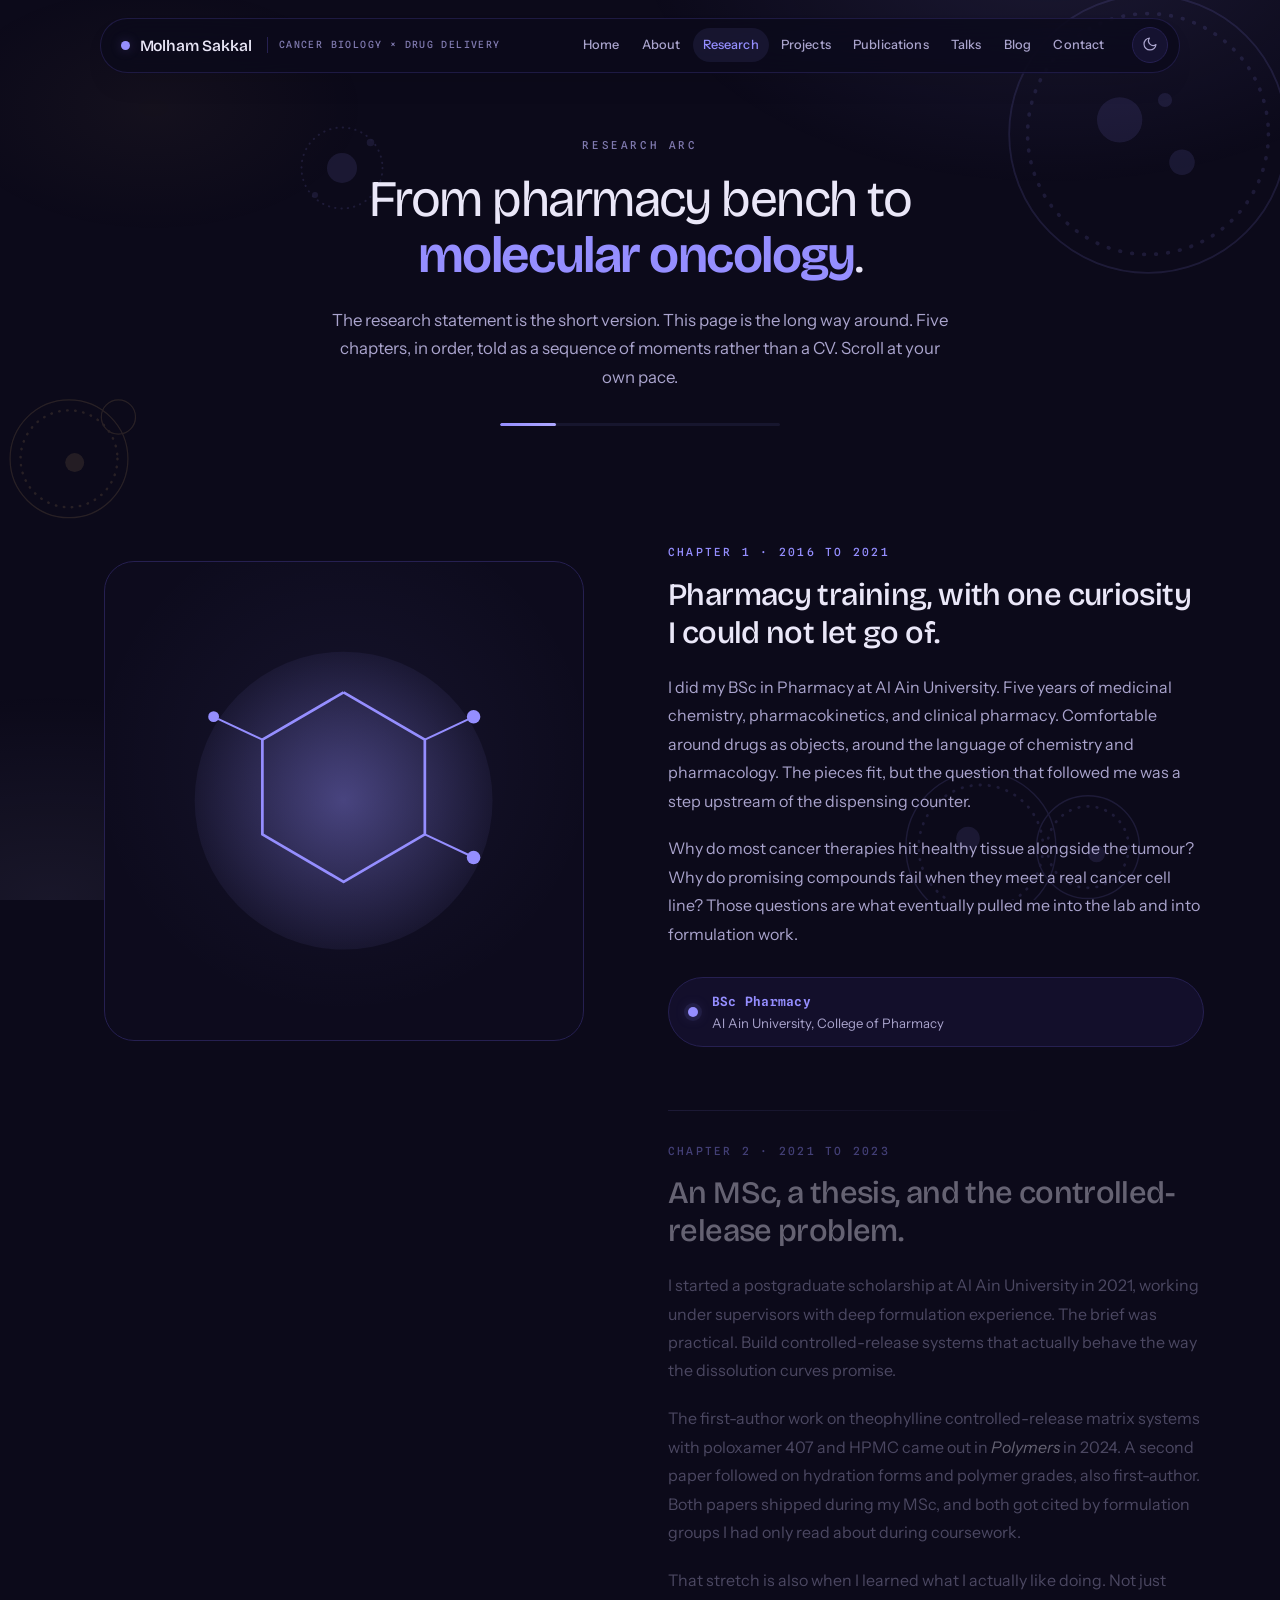
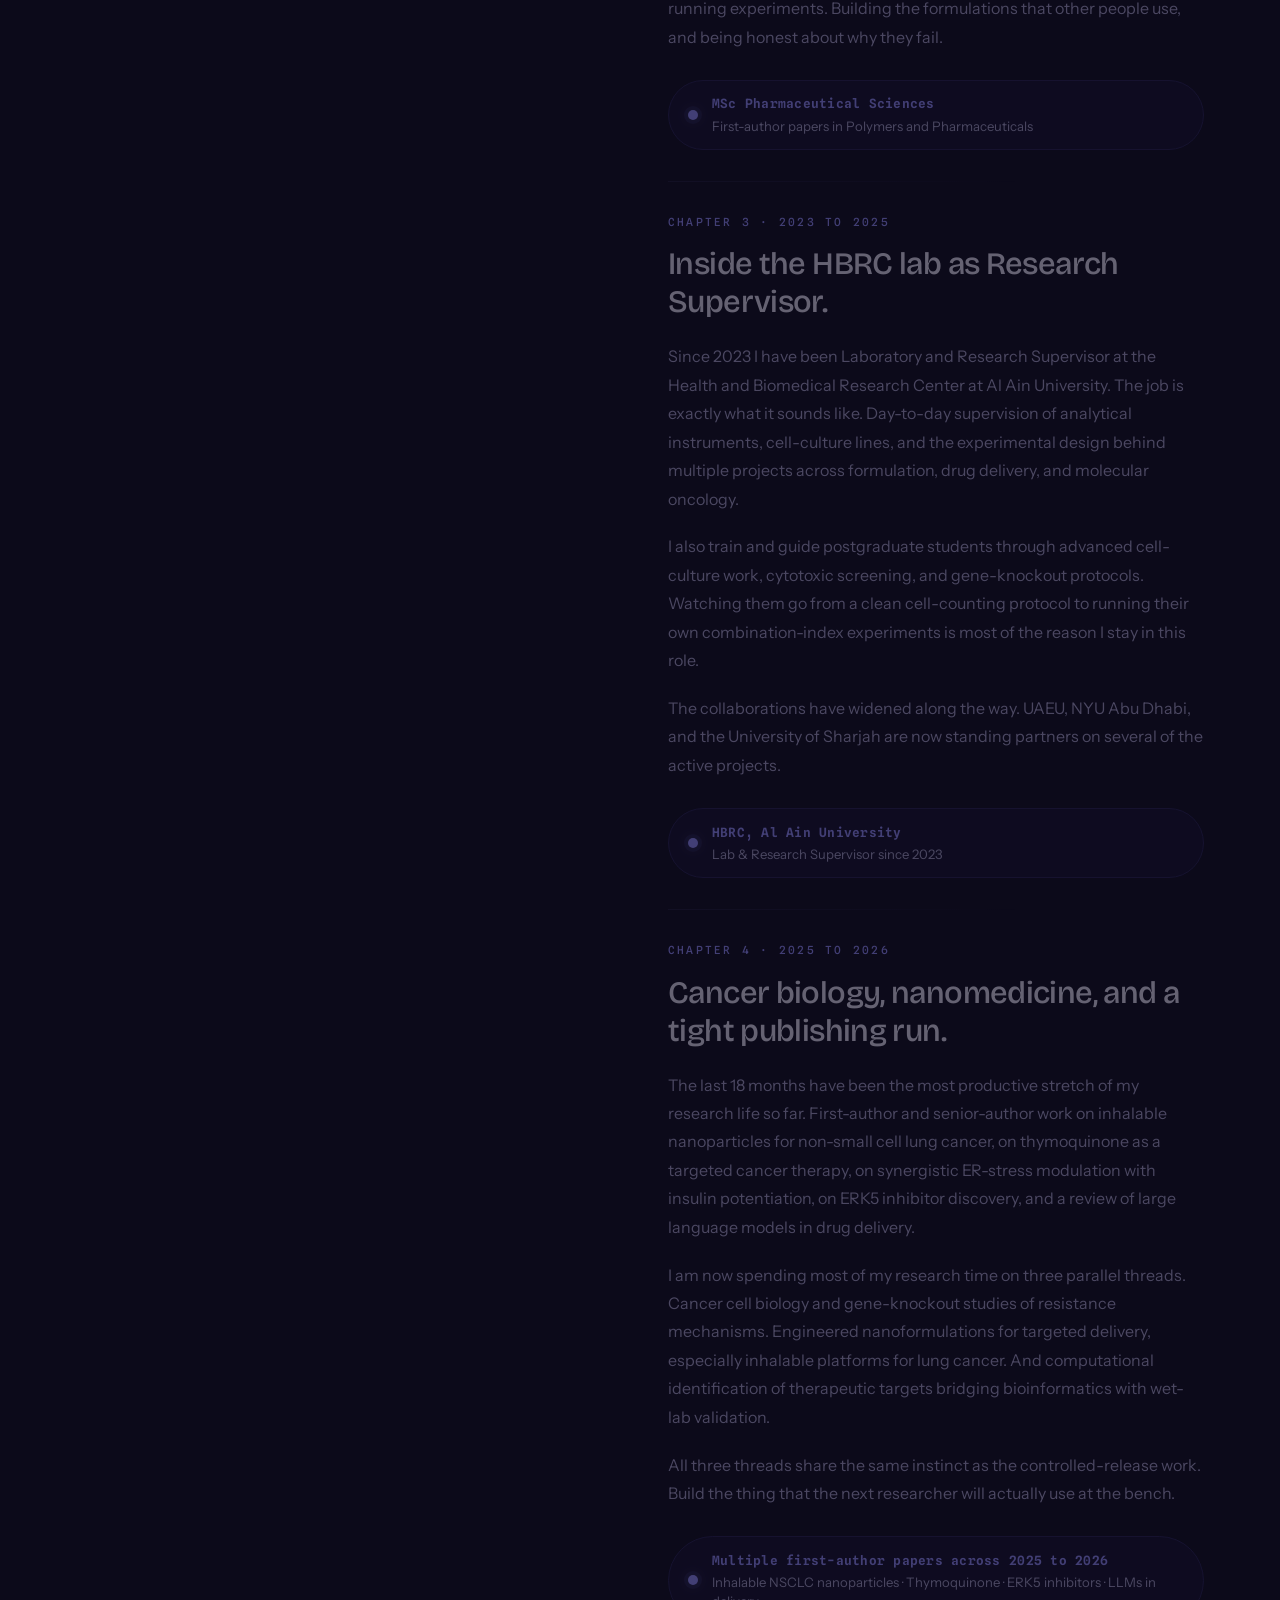
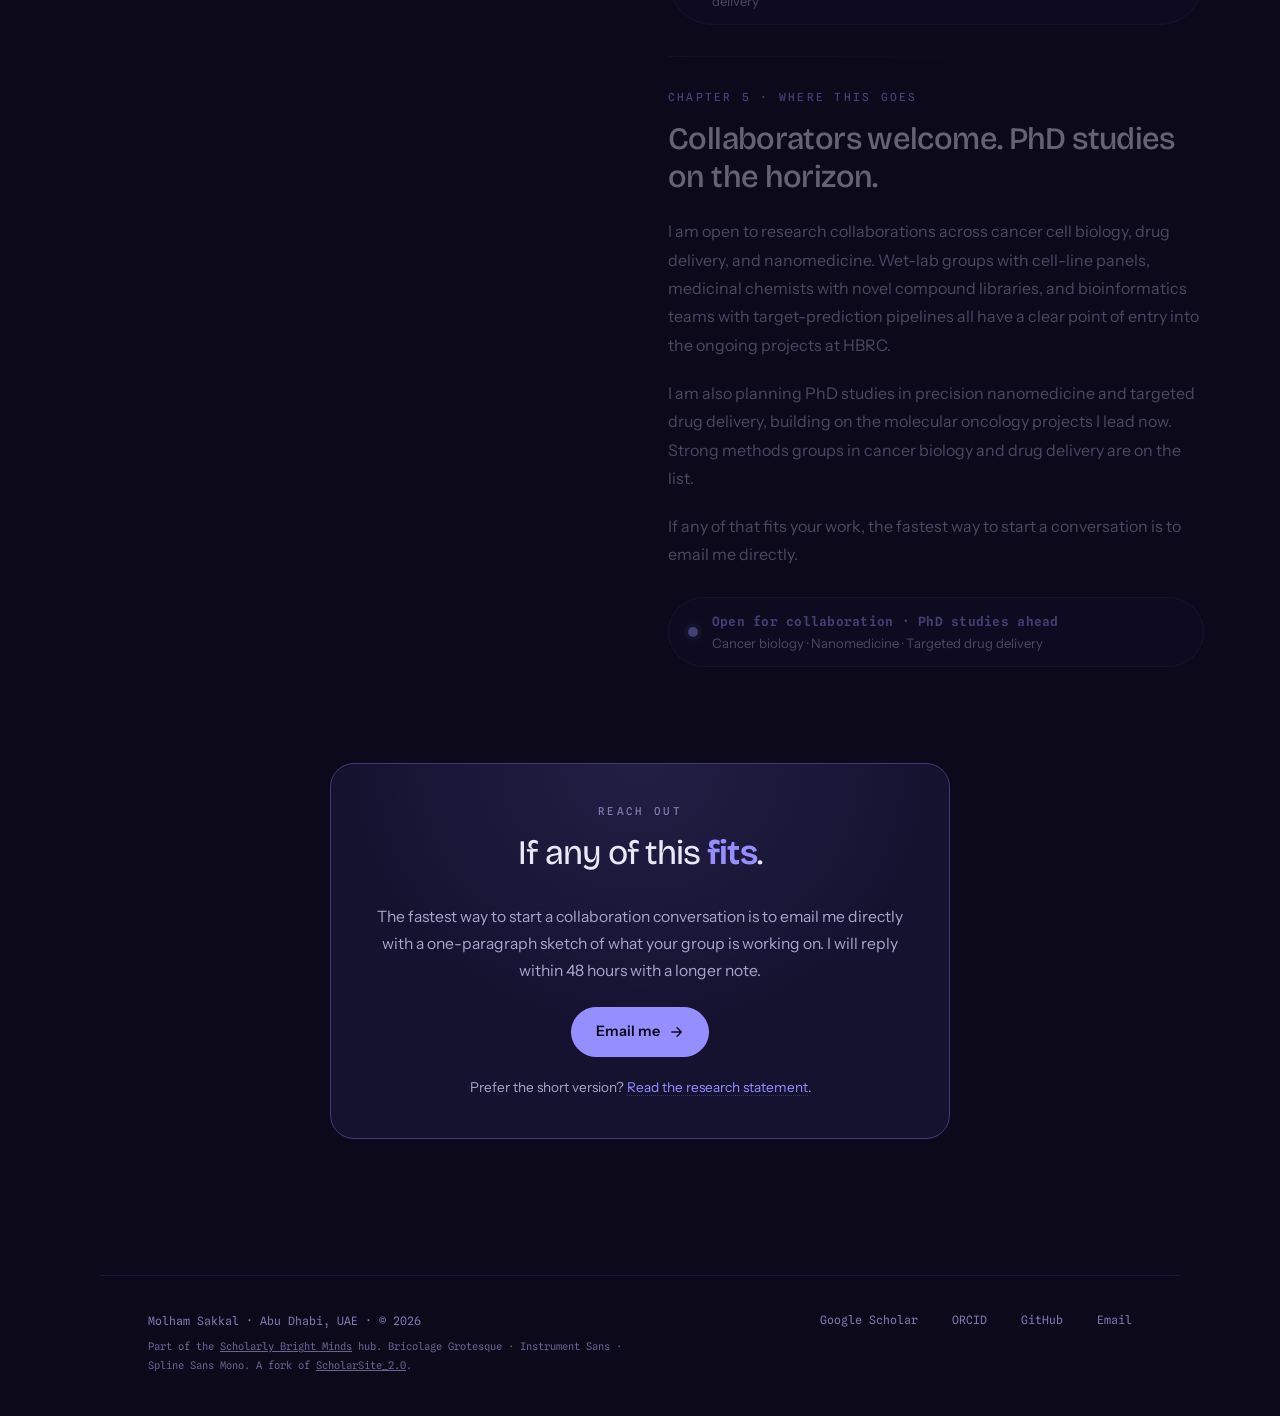
<file: arc.html>
<!DOCTYPE html>
<html lang="en">
<head>
<meta charset="UTF-8">
<meta name="viewport" content="width=device-width, initial-scale=1.0">
<meta name="description" content="The long-form research arc of Molham Sakkal. From pharmacy in Al Ain to leading molecular oncology projects at HBRC. A five-chapter scrollytelling page, told as a sequence of moments rather than a CV.">
<meta name="author" content="Molham Sakkal">
<meta name="keywords" content="Molham Sakkal, research arc, scrollytelling, cancer biology, drug delivery, nanomedicine, HBRC, Al Ain University">
<meta name="theme-color" content="#0c0a1a" media="(prefers-color-scheme: dark)">
<meta name="theme-color" content="#f6f3ec" media="(prefers-color-scheme: light)">
<meta name="robots" content="index, follow, max-image-preview:large, max-snippet:-1">
<title>Research Arc · Molham Sakkal · From pharmacy bench to molecular oncology</title>

<link rel="canonical" href="https://scholarlybrightminds.github.io/molhamsakkal/arc.html">

<meta property="og:type" content="article">
<meta property="og:title" content="Research Arc · Molham Sakkal">
<meta property="og:description" content="The long-form story of how I got from pharmacy to leading molecular oncology projects at HBRC, told as a sequence of moments rather than a CV.">
<meta property="og:image" content="https://scholarlybrightminds.github.io/molhamsakkal/images/og/publications.png">
<meta property="og:url" content="https://scholarlybrightminds.github.io/molhamsakkal/arc.html">
<meta property="og:site_name" content="Scholarly Bright Minds · Molham Sakkal">
<meta property="og:locale" content="en_US">

<meta name="twitter:card" content="summary_large_image">
<meta name="twitter:title" content="Research Arc · Molham Sakkal">
<meta name="twitter:description" content="The long story, in five chapters. From pharmacy in Al Ain to molecular oncology at HBRC.">
<meta name="twitter:image" content="https://scholarlybrightminds.github.io/molhamsakkal/images/og/publications.png">

<link rel="sitemap" type="application/xml" href="/molhamsakkal/sitemap.xml">

<link rel="icon" href="images/profile.png" type="image/png">
<link rel="apple-touch-icon" href="images/profile.png">

<link rel="preconnect" href="https://fonts.googleapis.com">
<link rel="preconnect" href="https://fonts.gstatic.com" crossorigin>
<link href="https://fonts.googleapis.com/css2?family=Bricolage+Grotesque:opsz,wght@12..96,200..800&family=Instrument+Sans:ital,wght@0,400..700;1,400..700&family=Spline+Sans+Mono:wght@300..700&display=swap" rel="stylesheet">

<script type="application/ld+json">
{
  "@context": "https://schema.org",
  "@type": "Article",
  "url": "https://scholarlybrightminds.github.io/molhamsakkal/arc.html",
  "headline": "Research Arc — From pharmacy bench to molecular oncology",
  "author": {
    "@type": "Person",
    "@id": "https://scholarlybrightminds.github.io/molhamsakkal/#person",
    "name": "Molham Sakkal"
  },
  "isPartOf": {
    "@type": "WebSite",
    "url": "https://scholarlybrightminds.github.io/molhamsakkal/"
  },
  "about": [
    "Cancer cell biology",
    "Drug delivery",
    "Nanomedicine",
    "Molecular oncology"
  ]
}
</script>

<script src="theme.config.js"></script>
<link rel="stylesheet" href="styles.css">
<link rel="stylesheet" href="arc.css">
</head>
<body>

<div class="mol-bg" aria-hidden="true">
    <svg class="mol-1" viewBox="0 0 240 240"><circle cx="120" cy="120" r="98" class="v-m"/><circle cx="120" cy="120" r="85" class="v-b"/><circle cx="100" cy="110" r="16" class="v-c"/><circle cx="144" cy="140" r="9" class="v-c"/><circle cx="132" cy="96" r="5" class="v-c"/></svg>
    <svg class="mol-2 amber" viewBox="0 0 200 200"><circle cx="100" cy="104" r="62" class="v-m"/><circle cx="100" cy="104" r="51" class="v-b"/><circle cx="152" cy="60" r="18" class="v-m"/><circle cx="106" cy="108" r="10" class="v-c"/></svg>
    <svg class="mol-3" viewBox="0 0 280 200"><circle cx="96" cy="100" r="70" class="v-m"/><circle cx="96" cy="100" r="58" class="v-b"/><circle cx="196" cy="100" r="48" class="v-m"/><circle cx="196" cy="100" r="38" class="v-b"/><circle cx="84" cy="92" r="11" class="v-c"/><circle cx="204" cy="106" r="8" class="v-c"/></svg>
    <svg class="mol-4" viewBox="0 0 160 160"><circle cx="80" cy="80" r="54" class="v-b"/><circle cx="80" cy="80" r="20" class="v-c"/><circle cx="118" cy="46" r="5" class="v-c"/><circle cx="44" cy="116" r="4" class="v-c"/></svg>
</div>

<nav class="nav" data-page="research"><a href="index.html" class="brand">
                <span class="brand-dot"></span>
                Molham Sakkal
                <span class="brand-meta">Cancer Biology × Drug Delivery</span>
            </a>
            <div class="nav-right">
                <div class="hamburger" aria-label="Menu"><div class="bar"></div><div class="bar"></div><div class="bar"></div></div>
                <div class="nav-menu"><a href="index.html" class="nav-item ">Home</a><a href="about.html" class="nav-item ">About</a><a href="research.html" class="nav-item active">Research</a><a href="projects.html" class="nav-item ">Projects</a><a href="publications.html" class="nav-item ">Publications</a><a href="talks.html" class="nav-item ">Talks</a><a href="blog.html" class="nav-item ">Blog</a><a href="contact.html" class="nav-item ">Contact</a></div>
                <button class="theme-toggle" id="themeToggle" aria-label="Toggle theme" title="Toggle day/night">
                    <span class="icon-sun"><svg viewBox="0 0 24 24" fill="none" stroke="currentColor" stroke-width="1.8" stroke-linecap="round" stroke-linejoin="round"><circle cx="12" cy="12" r="4"></circle><path d="M12 2v2M12 20v2M4.93 4.93l1.41 1.41M17.66 17.66l1.41 1.41M2 12h2M20 12h2M4.93 19.07l1.41-1.41M17.66 6.34l1.41-1.41"></path></svg></span>
                    <span class="icon-moon"><svg viewBox="0 0 24 24" fill="none" stroke="currentColor" stroke-width="1.8" stroke-linecap="round" stroke-linejoin="round"><path d="M21 12.79A9 9 0 1 1 11.21 3 7 7 0 0 0 21 12.79z"></path></svg></span>
                </button>
            </div></nav>

<main class="arc-main">

    <header class="arc-hero">
        <p class="arc-hero-kicker" data-bind="arcKicker">Research arc</p>
        <h1 class="arc-hero-h1" data-bind="arcH1">From pharmacy bench to <em>molecular oncology</em>.</h1>
        <p class="arc-hero-intro" data-bind="arcIntro"></p>
        <div class="arc-hero-progress" aria-hidden="true">
            <div class="arc-hero-progress-fill"></div>
        </div>
    </header>

    <div class="arc-wrap">
        <aside class="arc-stage" aria-hidden="true">
            <div class="arc-stage-inner">
                <!-- Frame 1: origin, a single resting molecule -->
                <div class="arc-frame" data-frame="origin">
                    <svg viewBox="0 0 320 320" class="arc-svg arc-svg--origin">
                        <defs>
                            <radialGradient id="arc-glow-origin" cx="50%" cy="50%" r="60%">
                                <stop offset="0%"   stop-color="var(--accent)" stop-opacity="0.4"/>
                                <stop offset="100%" stop-color="var(--accent)" stop-opacity="0"/>
                            </radialGradient>
                        </defs>
                        <circle cx="160" cy="160" r="110" fill="url(#arc-glow-origin)"/>
                        <polygon class="arc-hex" points="160,80 220,115 220,185 160,220 100,185 100,115"/>
                        <line class="arc-bond" x1="220" y1="115" x2="252" y2="100"/>
                        <line class="arc-bond" x1="220" y1="185" x2="252" y2="200"/>
                        <circle class="arc-atom" cx="256" cy="98"  r="5"/>
                        <circle class="arc-atom" cx="256" cy="202" r="5"/>
                        <line class="arc-bond" x1="100" y1="115" x2="68" y2="100"/>
                        <circle class="arc-atom" cx="64" cy="98" r="4"/>
                    </svg>
                </div>

                <!-- Frame 2: sieve, many molecules, one highlighted -->
                <div class="arc-frame" data-frame="sieve">
                    <svg viewBox="0 0 320 320" class="arc-svg arc-svg--sieve">
                        <g class="arc-grid" opacity="0.5">
                            <polygon points="60,60 84,72 84,96 60,108 36,96 36,72"/>
                            <polygon points="160,40 184,52 184,76 160,88 136,76 136,52"/>
                            <polygon points="260,60 284,72 284,96 260,108 236,96 236,72"/>
                            <polygon points="60,160 84,172 84,196 60,208 36,196 36,172"/>
                            <polygon points="260,160 284,172 284,196 260,208 236,196 236,172"/>
                            <polygon points="60,260 84,272 84,296 60,308 36,296 36,272"/>
                            <polygon points="160,260 184,272 184,296 160,308 136,296 136,272"/>
                            <polygon points="260,260 284,272 284,296 260,308 236,296 236,272"/>
                        </g>
                        <line class="arc-wave" x1="20" y1="160" x2="300" y2="160"/>
                        <polygon class="arc-hex arc-hex--lit" points="160,130 198,150 198,190 160,210 122,190 122,150"/>
                        <text class="arc-tag" x="160" y="244" text-anchor="middle">lead candidate</text>
                    </svg>
                </div>

                <!-- Frame 3: editorial, stack of papers -->
                <div class="arc-frame" data-frame="editorial">
                    <svg viewBox="0 0 320 320" class="arc-svg arc-svg--editorial">
                        <g class="arc-pages">
                            <rect class="arc-page" x="56"  y="92"  width="184" height="178" rx="6"/>
                            <rect class="arc-page" x="68"  y="80"  width="184" height="178" rx="6"/>
                            <rect class="arc-page arc-page--top" x="80" y="68" width="184" height="178" rx="6"/>
                        </g>
                        <g class="arc-page-lines">
                            <line x1="96"  y1="100" x2="248" y2="100"/>
                            <line x1="96"  y1="116" x2="240" y2="116"/>
                            <line x1="96"  y1="132" x2="248" y2="132"/>
                            <line x1="96"  y1="148" x2="216" y2="148"/>
                            <line x1="96"  y1="180" x2="248" y2="180"/>
                            <line x1="96"  y1="196" x2="232" y2="196"/>
                            <line x1="96"  y1="212" x2="248" y2="212"/>
                        </g>
                        <circle class="arc-stamp" cx="232" cy="92" r="22"/>
                        <text class="arc-stamp-text" x="232" y="96" text-anchor="middle">lab</text>
                        <text class="arc-stamp-text" x="232" y="108" text-anchor="middle">work</text>
                    </svg>
                </div>

                <!-- Frame 4: network, collaboration / project nodes -->
                <div class="arc-frame" data-frame="network">
                    <svg viewBox="0 0 320 320" class="arc-svg arc-svg--network">
                        <circle class="arc-node arc-node--center" cx="160" cy="160" r="36"/>
                        <text class="arc-node-text" x="160" y="166" text-anchor="middle">HBRC</text>
                        <line class="arc-edge" x1="160" y1="160" x2="68"  y2="80"/>
                        <line class="arc-edge" x1="160" y1="160" x2="252" y2="80"/>
                        <line class="arc-edge" x1="160" y1="160" x2="60"  y2="220"/>
                        <line class="arc-edge" x1="160" y1="160" x2="260" y2="220"/>
                        <line class="arc-edge" x1="160" y1="160" x2="160" y2="270"/>
                        <circle class="arc-node arc-node--tool" cx="68"  cy="80"  r="22"/>
                        <text class="arc-node-text" x="68"  y="84" text-anchor="middle">cells</text>
                        <circle class="arc-node arc-node--tool" cx="252" cy="80"  r="22"/>
                        <text class="arc-node-text" x="252" y="84" text-anchor="middle">UAEU</text>
                        <circle class="arc-node arc-node--tool" cx="60"  cy="220" r="22"/>
                        <text class="arc-node-text" x="60"  y="224" text-anchor="middle">NPs</text>
                        <circle class="arc-node arc-node--tool" cx="260" cy="220" r="22"/>
                        <text class="arc-node-text" x="260" y="224" text-anchor="middle">NYU</text>
                        <circle class="arc-node arc-node--tool" cx="160" cy="270" r="22"/>
                        <text class="arc-node-text" x="160" y="274" text-anchor="middle">CRISPR</text>
                    </svg>
                </div>

                <!-- Frame 5: horizon, outward branching, the next step -->
                <div class="arc-frame" data-frame="horizon">
                    <svg viewBox="0 0 320 320" class="arc-svg arc-svg--horizon">
                        <defs>
                            <radialGradient id="arc-glow-horizon" cx="50%" cy="60%" r="60%">
                                <stop offset="0%"   stop-color="var(--accent)" stop-opacity="0.32"/>
                                <stop offset="100%" stop-color="var(--accent)" stop-opacity="0"/>
                            </radialGradient>
                        </defs>
                        <circle cx="160" cy="180" r="120" fill="url(#arc-glow-horizon)"/>
                        <line class="arc-horizon-base" x1="30" y1="240" x2="290" y2="240"/>
                        <path class="arc-branch" d="M160 240 Q 90 200, 60  130"/>
                        <path class="arc-branch" d="M160 240 Q 120 190, 100  70"/>
                        <path class="arc-branch" d="M160 240 Q 160 180, 160  60"/>
                        <path class="arc-branch" d="M160 240 Q 200 190, 220  70"/>
                        <path class="arc-branch" d="M160 240 Q 230 200, 260 130"/>
                        <circle class="arc-branch-end" cx="60"  cy="130" r="5"/>
                        <circle class="arc-branch-end" cx="100" cy="70"  r="5"/>
                        <circle class="arc-branch-end" cx="160" cy="60"  r="6"/>
                        <circle class="arc-branch-end" cx="220" cy="70"  r="5"/>
                        <circle class="arc-branch-end" cx="260" cy="130" r="5"/>
                        <circle class="arc-branch-anchor" cx="160" cy="240" r="9"/>
                    </svg>
                </div>
            </div>
        </aside>

        <div class="arc-track" data-bind="arcChapters">
            <!-- Chapters rendered by scripts.js#bindArc from SITE_CONFIG.arc.chapters -->
        </div>
    </div>

    <section class="arc-final reveal">
        <p class="sec-kicker">Reach out</p>
        <h2 class="sec-title">If any of this <em>fits</em>.</h2>
        <p class="arc-final-body">The fastest way to start a collaboration conversation is to email me directly with a one-paragraph sketch of what your group is working on. I will reply within 48 hours with a longer note.</p>
        <a class="arc-final-cta" href="mailto:Molham.sakkal@gmail.com?subject=Research%20collaboration%20enquiry&body=Hi%20Molham%2C%0A%0AI%20read%20your%20research%20arc%20and%20wanted%20to%20discuss%20a%20potential%20collaboration.%0A%0A">
            Email me
            <svg viewBox="0 0 24 24" fill="none" stroke="currentColor" stroke-width="2"><path d="M5 12h14M13 5l7 7-7 7"/></svg>
        </a>
        <p class="arc-final-sub">Prefer the short version? <a href="research.html">Read the research statement</a>.</p>
    </section>

</main>

<footer data-bind="footer"><div class="footer-left">
                <div>Molham Sakkal · Abu Dhabi, UAE · © 2026</div>
                <div class="colophon">
                    Part of the <a href="https://scholarlybrightminds.github.io/">Scholarly Bright Minds</a> hub. Bricolage Grotesque · Instrument Sans · Spline Sans Mono. A fork of <a href="https://github.com/muhammedrashidx/ScholarSite_2.0" target="_blank" rel="noopener">ScholarSite_2.0</a>.
                </div>
            </div>
            <div class="footer-links"><a href="https://scholar.google.com/citations?user=JO1OQj8AAAAJ&amp;hl=en" target="_blank" rel="noopener">Google Scholar</a><a href="https://orcid.org/0000-0001-6081-1284" target="_blank" rel="noopener">ORCID</a><a href="https://github.com/ScholarlyBrightMinds" target="_blank" rel="noopener">GitHub</a><a href="mailto:Molham.sakkal@gmail.com" target="_blank" rel="noopener">Email</a></div></footer>

<script src="scripts.js"></script>
<script src="arc.js"></script>
</body>
</html>
</file>
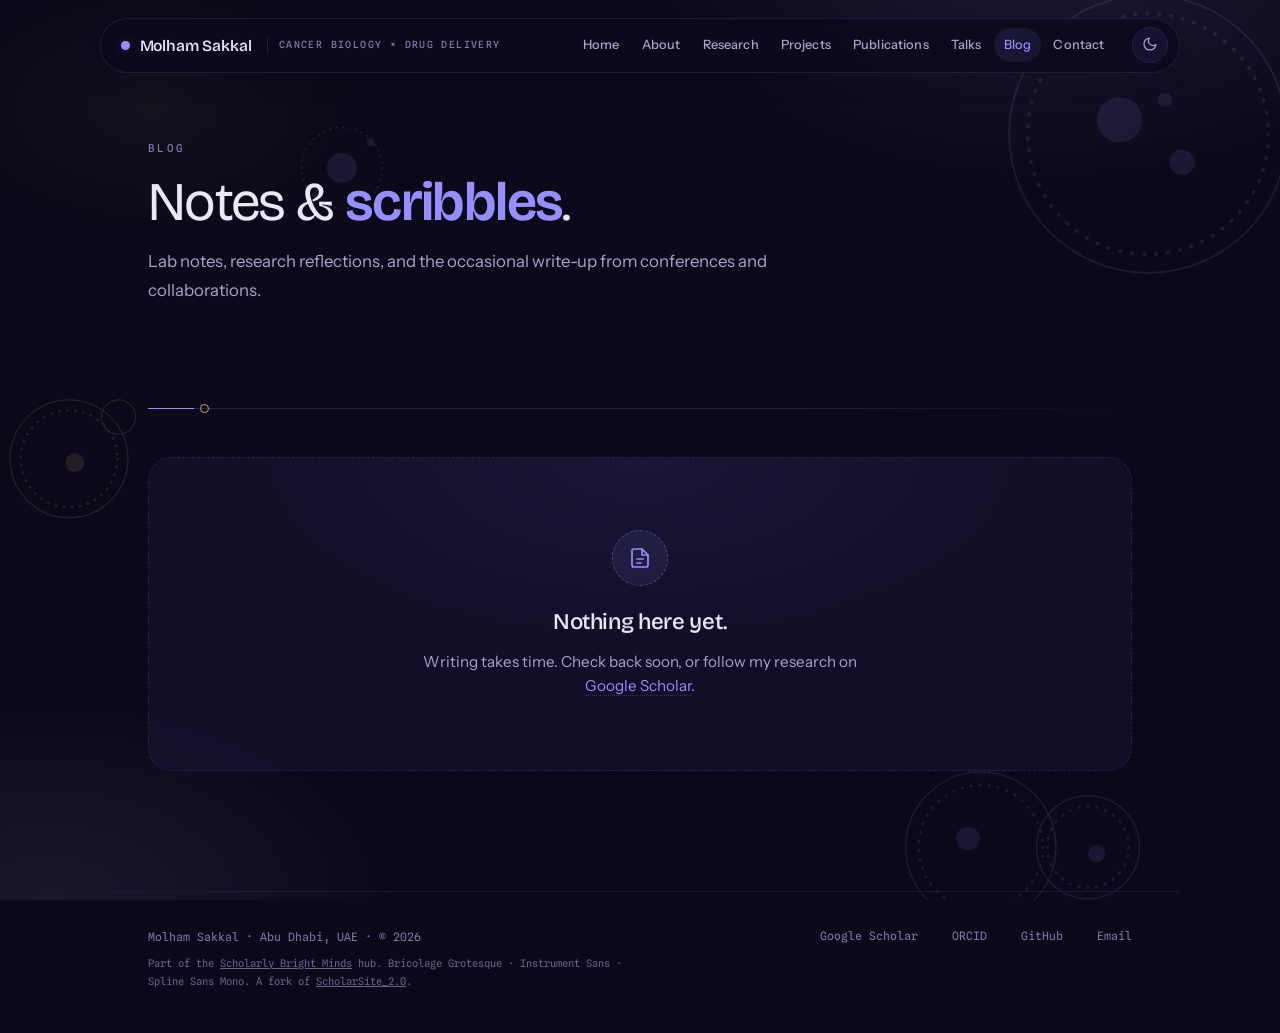
<file: blog.html>
<!DOCTYPE html>
<html lang="en">
<head>
<meta charset="UTF-8">
<meta name="viewport" content="width=device-width, initial-scale=1.0">
<meta name="description" content="Research notes, reflections, and writing by Molham Sakkal.">
<meta name="author" content="Molham Sakkal">
<meta name="keywords" content="Molham Sakkal blog, research notes, academic writing">
<meta name="theme-color" content="#0c0a1a" media="(prefers-color-scheme: dark)">
<meta name="theme-color" content="#f6f3ec" media="(prefers-color-scheme: light)">
<meta name="robots" content="index, follow, max-image-preview:large, max-snippet:-1">
<title>Blog · Molham Sakkal</title>

<link rel="canonical" href="https://scholarlybrightminds.github.io/molhamsakkal/blog.html">

<meta property="og:type" content="profile">
<meta property="og:title" content="Blog · Molham Sakkal">
<meta property="og:description" content="Research notes, reflections, and writing.">
<meta property="og:image" content="https://scholarlybrightminds.github.io/molhamsakkal/images/profile.png">
<meta property="og:url" content="https://scholarlybrightminds.github.io/molhamsakkal/blog.html">
<meta property="og:site_name" content="Scholarly Bright Minds · Molham Sakkal">
<meta property="og:locale" content="en_US">
<meta property="profile:first_name" content="Molham">
<meta property="profile:last_name" content="Sakkal">

<meta name="twitter:card" content="summary_large_image">
<meta name="twitter:title" content="Blog · Molham Sakkal">
<meta name="twitter:description" content="Research notes, reflections, and writing.">
<meta name="twitter:image" content="https://scholarlybrightminds.github.io/molhamsakkal/images/profile.png">

<link rel="sitemap" type="application/xml" href="/molhamsakkal/sitemap.xml">

<link rel="icon" href="images/profile.png" type="image/png">
<link rel="apple-touch-icon" href="images/profile.png">

<link rel="preconnect" href="https://fonts.googleapis.com">
<link rel="preconnect" href="https://fonts.gstatic.com" crossorigin>
<link href="https://fonts.googleapis.com/css2?family=Bricolage+Grotesque:opsz,wght@12..96,200..800&family=Instrument+Sans:ital,wght@0,400..700;1,400..700&family=Spline+Sans+Mono:wght@300..700&display=swap" rel="stylesheet">

<script type="application/ld+json">
{
  "@context": "https://schema.org",
  "@type": "Blog",
  "url": "https://scholarlybrightminds.github.io/molhamsakkal/blog.html",
  "name": "Molham Sakkal — Blog",
  "isPartOf": {
    "@type": "WebSite",
    "url": "https://scholarlybrightminds.github.io/molhamsakkal/"
  },
  "author": {
    "@type": "Person",
    "@id": "https://scholarlybrightminds.github.io/molhamsakkal/#person",
    "name": "Molham Sakkal",
    "url": "https://scholarlybrightminds.github.io/molhamsakkal/"
  }
}
</script>

<script src="theme.config.js"></script>
<link rel="stylesheet" href="styles.css">
<link rel="stylesheet" href="blog.css">
</head>
<body>

<div class="mol-bg" aria-hidden="true">
    <svg class="mol-1" viewBox="0 0 240 240"><circle cx="120" cy="120" r="98" class="v-m"/><circle cx="120" cy="120" r="85" class="v-b"/><circle cx="100" cy="110" r="16" class="v-c"/><circle cx="144" cy="140" r="9" class="v-c"/><circle cx="132" cy="96" r="5" class="v-c"/></svg>
    <svg class="mol-2 amber" viewBox="0 0 200 200"><circle cx="100" cy="104" r="62" class="v-m"/><circle cx="100" cy="104" r="51" class="v-b"/><circle cx="152" cy="60" r="18" class="v-m"/><circle cx="106" cy="108" r="10" class="v-c"/></svg>
    <svg class="mol-3" viewBox="0 0 280 200"><circle cx="96" cy="100" r="70" class="v-m"/><circle cx="96" cy="100" r="58" class="v-b"/><circle cx="196" cy="100" r="48" class="v-m"/><circle cx="196" cy="100" r="38" class="v-b"/><circle cx="84" cy="92" r="11" class="v-c"/><circle cx="204" cy="106" r="8" class="v-c"/></svg>
    <svg class="mol-4" viewBox="0 0 160 160"><circle cx="80" cy="80" r="54" class="v-b"/><circle cx="80" cy="80" r="20" class="v-c"/><circle cx="118" cy="46" r="5" class="v-c"/><circle cx="44" cy="116" r="4" class="v-c"/></svg>
</div>

<nav class="nav" data-page="blog"><a href="index.html" class="brand">
                <span class="brand-dot"></span>
                Molham Sakkal
                <span class="brand-meta">Cancer Biology × Drug Delivery</span>
            </a>
            <div class="nav-right">
                <div class="hamburger" aria-label="Menu"><div class="bar"></div><div class="bar"></div><div class="bar"></div></div>
                <div class="nav-menu"><a href="index.html" class="nav-item ">Home</a><a href="about.html" class="nav-item ">About</a><a href="research.html" class="nav-item ">Research</a><a href="projects.html" class="nav-item ">Projects</a><a href="publications.html" class="nav-item ">Publications</a><a href="talks.html" class="nav-item ">Talks</a><a href="blog.html" class="nav-item active">Blog</a><a href="contact.html" class="nav-item ">Contact</a></div>
                <button class="theme-toggle" id="themeToggle" aria-label="Toggle theme" title="Toggle day/night">
                    <span class="icon-sun"><svg viewBox="0 0 24 24" fill="none" stroke="currentColor" stroke-width="1.8" stroke-linecap="round" stroke-linejoin="round"><circle cx="12" cy="12" r="4"></circle><path d="M12 2v2M12 20v2M4.93 4.93l1.41 1.41M17.66 17.66l1.41 1.41M2 12h2M20 12h2M4.93 19.07l1.41-1.41M17.66 6.34l1.41-1.41"></path></svg></span>
                    <span class="icon-moon"><svg viewBox="0 0 24 24" fill="none" stroke="currentColor" stroke-width="1.8" stroke-linecap="round" stroke-linejoin="round"><path d="M21 12.79A9 9 0 1 1 11.21 3 7 7 0 0 0 21 12.79z"></path></svg></span>
                </button>
            </div></nav>

<main>

    <section class="sub-hero">
        <p class="sub-meta">Blog</p>
        <h1>Notes &amp; <em>scribbles</em>.</h1>
        <p class="sub-lede" data-bind="blogLede"></p>
    </section>

    <hr class="rule">

    <section class="blog-list" data-bind="blogList"></section>

</main>

<footer data-bind="footer"><div class="footer-left">
                <div>Molham Sakkal · Abu Dhabi, UAE · © 2026</div>
                <div class="colophon">
                    Part of the <a href="https://scholarlybrightminds.github.io/">Scholarly Bright Minds</a> hub. Bricolage Grotesque · Instrument Sans · Spline Sans Mono. A fork of <a href="https://github.com/muhammedrashidx/ScholarSite_2.0" target="_blank" rel="noopener">ScholarSite_2.0</a>.
                </div>
            </div>
            <div class="footer-links"><a href="https://scholar.google.com/citations?user=JO1OQj8AAAAJ&amp;hl=en" target="_blank" rel="noopener">Google Scholar</a><a href="https://orcid.org/0000-0001-6081-1284" target="_blank" rel="noopener">ORCID</a><a href="https://github.com/ScholarlyBrightMinds" target="_blank" rel="noopener">GitHub</a><a href="mailto:Molham.sakkal@gmail.com" target="_blank" rel="noopener">Email</a></div></footer>

<script src="scripts.js"></script>
</body>
</html>
</file>
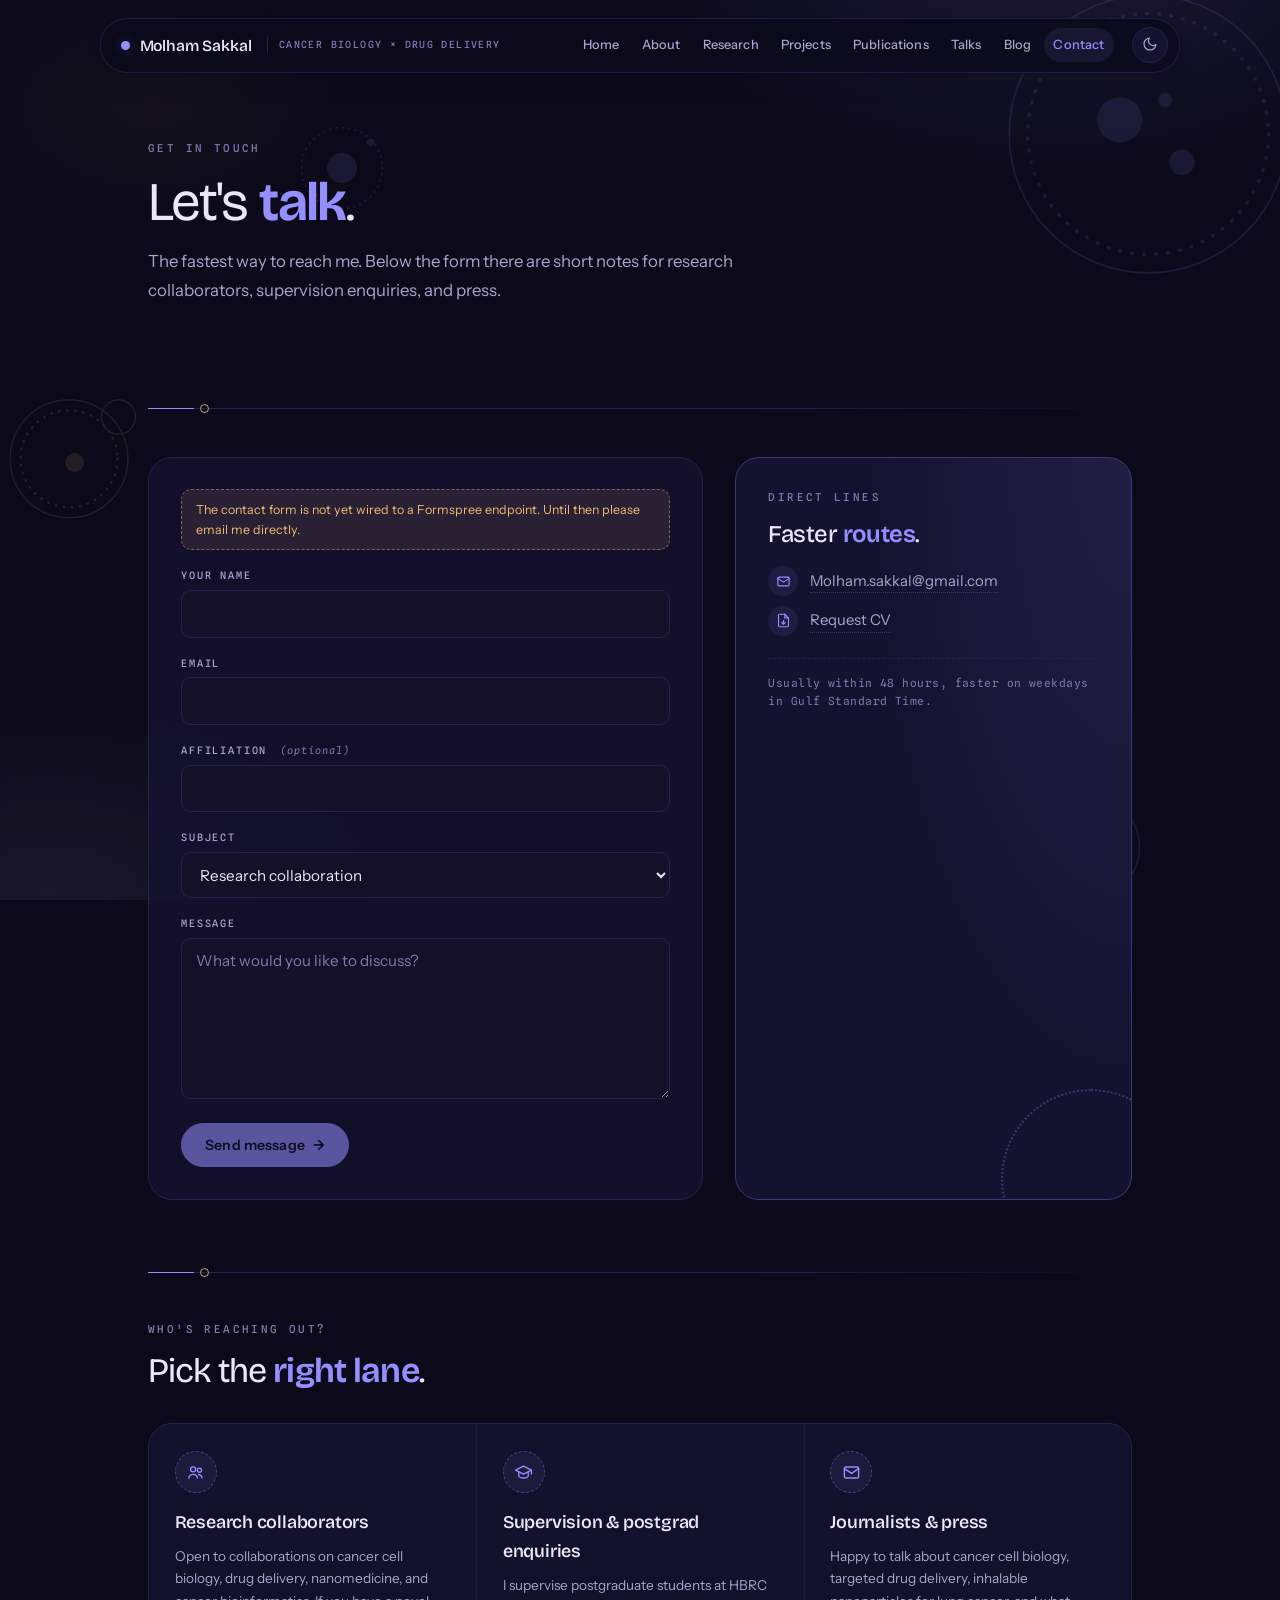
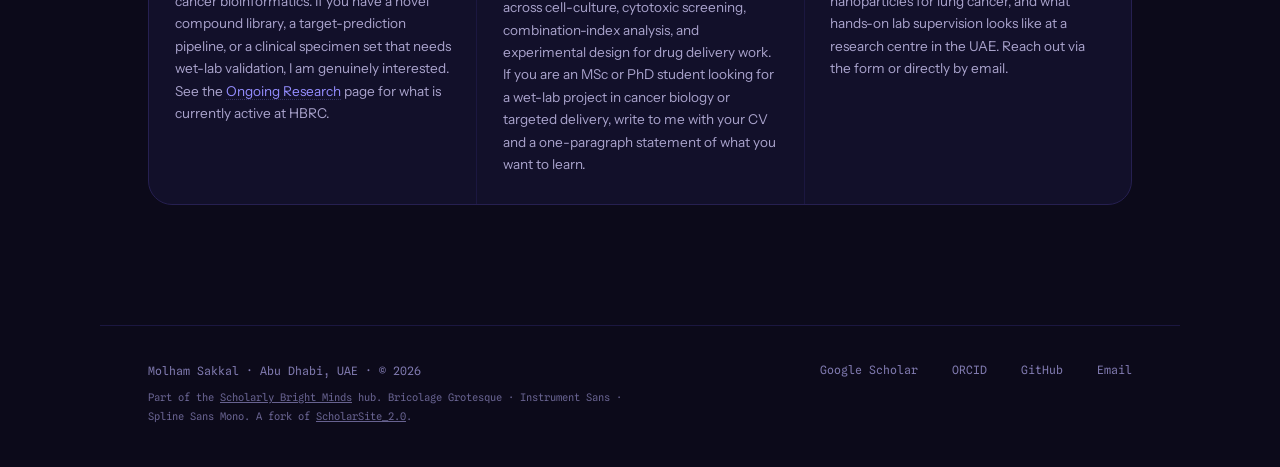
<file: contact.html>
<!DOCTYPE html>
<html lang="en">
<head>
<meta charset="UTF-8">
<meta name="viewport" content="width=device-width, initial-scale=1.0">
<meta name="description" content="Get in touch with Molham Sakkal: research collaborators, supervision enquiries, and press. Direct email and a contact form, plus short notes per audience.">
<meta name="author" content="Molham Sakkal">
<meta name="keywords" content="Molham Sakkal contact, cancer biology collaboration, drug delivery contact, nanomedicine researcher Abu Dhabi, HBRC supervision">
<meta name="theme-color" content="#0c0a1a" media="(prefers-color-scheme: dark)">
<meta name="theme-color" content="#f6f3ec" media="(prefers-color-scheme: light)">
<meta name="robots" content="index, follow, max-image-preview:large, max-snippet:-1">
<title>Contact · Molham Sakkal · Research Collaborators, Supervision, Press</title>

<link rel="canonical" href="https://scholarlybrightminds.github.io/molhamsakkal/contact.html">

<meta property="og:type" content="website">
<meta property="og:title" content="Contact · Molham Sakkal">
<meta property="og:description" content="Reach out for cancer biology collaborations, supervision enquiries, or media. Direct email and contact form.">
<meta property="og:image" content="https://scholarlybrightminds.github.io/molhamsakkal/images/profile.png">
<meta property="og:url" content="https://scholarlybrightminds.github.io/molhamsakkal/contact.html">
<meta property="og:site_name" content="Scholarly Bright Minds · Molham Sakkal">
<meta property="og:locale" content="en_US">

<meta name="twitter:card" content="summary_large_image">
<meta name="twitter:title" content="Contact · Molham Sakkal">
<meta name="twitter:description" content="Reach out for cancer biology collaborations, supervision enquiries, or media.">
<meta name="twitter:image" content="https://scholarlybrightminds.github.io/molhamsakkal/images/profile.png">

<link rel="sitemap" type="application/xml" href="/molhamsakkal/sitemap.xml">

<link rel="icon" href="images/profile.png" type="image/png">
<link rel="apple-touch-icon" href="images/profile.png">

<link rel="preconnect" href="https://fonts.googleapis.com">
<link rel="preconnect" href="https://fonts.gstatic.com" crossorigin>
<link href="https://fonts.googleapis.com/css2?family=Bricolage+Grotesque:opsz,wght@12..96,200..800&family=Instrument+Sans:ital,wght@0,400..700;1,400..700&family=Spline+Sans+Mono:wght@300..700&display=swap" rel="stylesheet">

<script type="application/ld+json">
{
  "@context": "https://schema.org",
  "@type": "ContactPage",
  "url": "https://scholarlybrightminds.github.io/molhamsakkal/contact.html",
  "name": "Contact · Molham Sakkal",
  "isPartOf": {
    "@type": "WebSite",
    "url": "https://scholarlybrightminds.github.io/molhamsakkal/"
  },
  "mainEntity": {
    "@type": "Person",
    "@id": "https://scholarlybrightminds.github.io/molhamsakkal/#person",
    "name": "Molham Sakkal",
    "email": "Molham.sakkal@gmail.com",
    "contactPoint": {
      "@type": "ContactPoint",
      "contactType": "Research enquiry",
      "email": "Molham.sakkal@gmail.com",
      "availableLanguage": ["English", "Arabic"]
    }
  }
}
</script>

<script src="theme.config.js"></script>
<link rel="stylesheet" href="styles.css">
<link rel="stylesheet" href="contact.css">
</head>
<body>

<div class="mol-bg" aria-hidden="true">
    <svg class="mol-1" viewBox="0 0 240 240"><circle cx="120" cy="120" r="98" class="v-m"/><circle cx="120" cy="120" r="85" class="v-b"/><circle cx="100" cy="110" r="16" class="v-c"/><circle cx="144" cy="140" r="9" class="v-c"/><circle cx="132" cy="96" r="5" class="v-c"/></svg>
    <svg class="mol-2 amber" viewBox="0 0 200 200"><circle cx="100" cy="104" r="62" class="v-m"/><circle cx="100" cy="104" r="51" class="v-b"/><circle cx="152" cy="60" r="18" class="v-m"/><circle cx="106" cy="108" r="10" class="v-c"/></svg>
    <svg class="mol-3" viewBox="0 0 280 200"><circle cx="96" cy="100" r="70" class="v-m"/><circle cx="96" cy="100" r="58" class="v-b"/><circle cx="196" cy="100" r="48" class="v-m"/><circle cx="196" cy="100" r="38" class="v-b"/><circle cx="84" cy="92" r="11" class="v-c"/><circle cx="204" cy="106" r="8" class="v-c"/></svg>
    <svg class="mol-4" viewBox="0 0 160 160"><circle cx="80" cy="80" r="54" class="v-b"/><circle cx="80" cy="80" r="20" class="v-c"/><circle cx="118" cy="46" r="5" class="v-c"/><circle cx="44" cy="116" r="4" class="v-c"/></svg>
</div>

<nav class="nav" data-page="contact"><a href="index.html" class="brand">
                <span class="brand-dot"></span>
                Molham Sakkal
                <span class="brand-meta">Cancer Biology × Drug Delivery</span>
            </a>
            <div class="nav-right">
                <div class="hamburger" aria-label="Menu"><div class="bar"></div><div class="bar"></div><div class="bar"></div></div>
                <div class="nav-menu"><a href="index.html" class="nav-item ">Home</a><a href="about.html" class="nav-item ">About</a><a href="research.html" class="nav-item ">Research</a><a href="projects.html" class="nav-item ">Projects</a><a href="publications.html" class="nav-item ">Publications</a><a href="talks.html" class="nav-item ">Talks</a><a href="blog.html" class="nav-item ">Blog</a><a href="contact.html" class="nav-item active">Contact</a></div>
                <button class="theme-toggle" id="themeToggle" aria-label="Toggle theme" title="Toggle day/night">
                    <span class="icon-sun"><svg viewBox="0 0 24 24" fill="none" stroke="currentColor" stroke-width="1.8" stroke-linecap="round" stroke-linejoin="round"><circle cx="12" cy="12" r="4"></circle><path d="M12 2v2M12 20v2M4.93 4.93l1.41 1.41M17.66 17.66l1.41 1.41M2 12h2M20 12h2M4.93 19.07l1.41-1.41M17.66 6.34l1.41-1.41"></path></svg></span>
                    <span class="icon-moon"><svg viewBox="0 0 24 24" fill="none" stroke="currentColor" stroke-width="1.8" stroke-linecap="round" stroke-linejoin="round"><path d="M21 12.79A9 9 0 1 1 11.21 3 7 7 0 0 0 21 12.79z"></path></svg></span>
                </button>
            </div></nav>

<main>

    <section class="sub-hero">
        <p class="sub-meta" data-bind="contactKicker">Get in touch</p>
        <h1 data-bind="contactH1">Let's <em>talk</em>.</h1>
        <p class="sub-lede" data-bind="contactLede"></p>
    </section>

    <hr class="rule">

    <!-- ═══ TWO-COLUMN: FORM + DIRECT CONTACT ═══ -->
    <section class="contact-grid reveal">
        <!-- Form (Formspree-backed once the endpoint is configured) -->
        <form class="contact-form" method="POST">
            <p class="contact-form-note" data-bind="contactFormNote"></p>
            <div class="contact-field">
                <label for="cf-name">Your name</label>
                <input type="text" id="cf-name" name="name" required autocomplete="name">
            </div>
            <div class="contact-field">
                <label for="cf-email">Email</label>
                <input type="email" id="cf-email" name="email" required autocomplete="email">
            </div>
            <div class="contact-field">
                <label for="cf-affil">Affiliation <span class="contact-field-opt">(optional)</span></label>
                <input type="text" id="cf-affil" name="affiliation" autocomplete="organization">
            </div>
            <div class="contact-field">
                <label for="cf-subject">Subject</label>
                <select id="cf-subject" name="subject">
                    <option>Research collaboration</option>
                    <option>Supervision / postgrad enquiry</option>
                    <option>Press / podcast</option>
                    <option>Speaking invitation</option>
                    <option>Question about a paper</option>
                    <option>Other</option>
                </select>
            </div>
            <div class="contact-field">
                <label for="cf-message">Message</label>
                <textarea id="cf-message" name="message" rows="6" required placeholder="What would you like to discuss?"></textarea>
            </div>
            <!-- Honeypot to deter bots; Formspree will discard if filled. -->
            <input type="text" name="_gotcha" tabindex="-1" autocomplete="off" style="display:none">
            <button type="submit" class="contact-submit">
                <span>Send message</span>
                <span aria-hidden="true">→</span>
            </button>
        </form>

        <!-- Direct contact + response time -->
        <aside class="contact-direct">
            <p class="sec-kicker">Direct lines</p>
            <h2 class="contact-direct-title">Faster <em>routes</em>.</h2>
            <div data-bind="contactDirect"></div>
        </aside>
    </section>

    <hr class="rule">

    <!-- ═══ THREE AUDIENCE BLOCKS ═══ -->
    <section class="reveal">
        <p class="sec-kicker">Who's reaching out?</p>
        <h2 class="sec-title">Pick the <em>right lane</em>.</h2>
        <div class="contact-blocks" data-bind="contactBlocks"></div>
    </section>

</main>

<footer data-bind="footer"><div class="footer-left">
                <div>Molham Sakkal · Abu Dhabi, UAE · © 2026</div>
                <div class="colophon">
                    Part of the <a href="https://scholarlybrightminds.github.io/">Scholarly Bright Minds</a> hub. Bricolage Grotesque · Instrument Sans · Spline Sans Mono. A fork of <a href="https://github.com/muhammedrashidx/ScholarSite_2.0" target="_blank" rel="noopener">ScholarSite_2.0</a>.
                </div>
            </div>
            <div class="footer-links"><a href="https://scholar.google.com/citations?user=JO1OQj8AAAAJ&amp;hl=en" target="_blank" rel="noopener">Google Scholar</a><a href="https://orcid.org/0000-0001-6081-1284" target="_blank" rel="noopener">ORCID</a><a href="https://github.com/ScholarlyBrightMinds" target="_blank" rel="noopener">GitHub</a><a href="mailto:Molham.sakkal@gmail.com" target="_blank" rel="noopener">Email</a></div></footer>

<script src="scripts.js"></script>
</body>
</html>
</file>
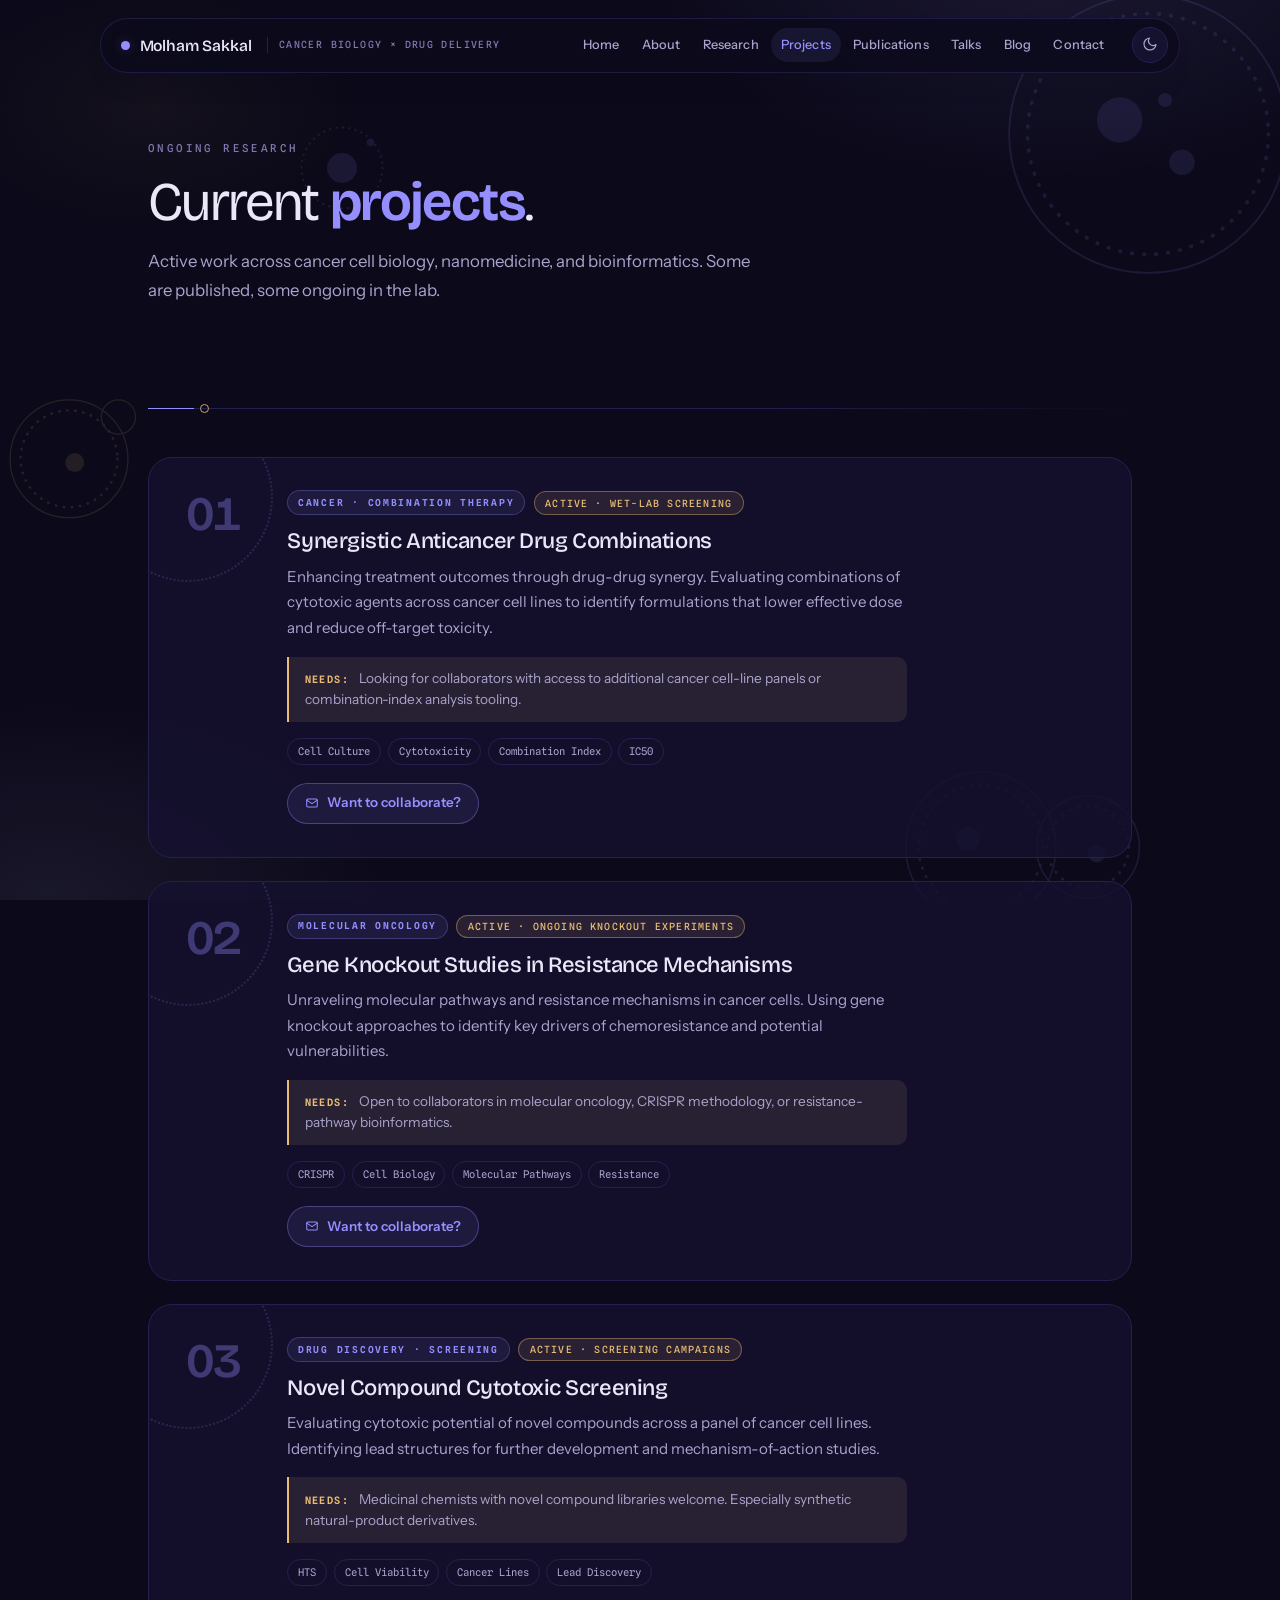
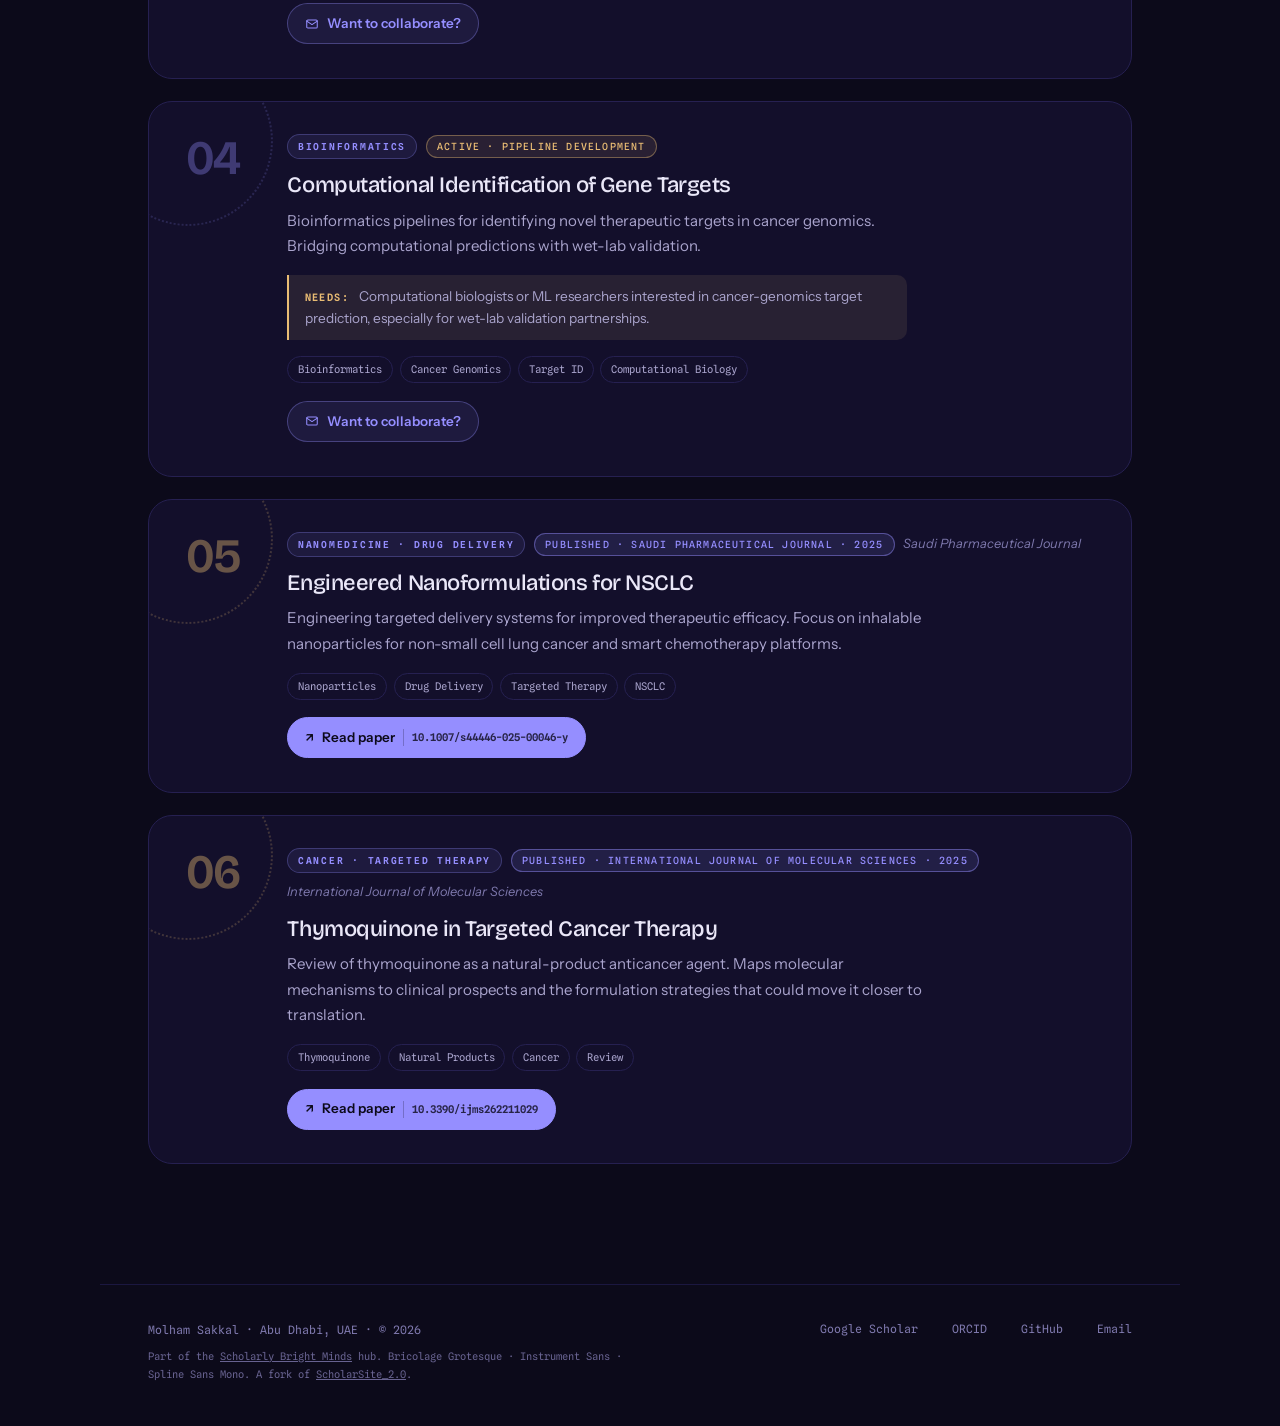
<file: projects.html>
<!DOCTYPE html>
<html lang="en">
<head>
<meta charset="UTF-8">
<meta name="viewport" content="width=device-width, initial-scale=1.0">
<meta name="description" content="Active and published research projects by Molham Sakkal.">
<meta name="author" content="Molham Sakkal">
<meta name="keywords" content="Molham Sakkal projects, research, ongoing work">
<meta name="theme-color" content="#0c0a1a" media="(prefers-color-scheme: dark)">
<meta name="theme-color" content="#f6f3ec" media="(prefers-color-scheme: light)">
<meta name="robots" content="index, follow, max-image-preview:large, max-snippet:-1">
<title>Research Projects · Molham Sakkal</title>

<link rel="canonical" href="https://scholarlybrightminds.github.io/molhamsakkal/projects.html">

<meta property="og:type" content="profile">
<meta property="og:title" content="Research Projects · Molham Sakkal">
<meta property="og:description" content="Active and published research projects.">
<meta property="og:image" content="https://scholarlybrightminds.github.io/molhamsakkal/images/profile.png">
<meta property="og:url" content="https://scholarlybrightminds.github.io/molhamsakkal/projects.html">
<meta property="og:site_name" content="Scholarly Bright Minds · Molham Sakkal">
<meta property="og:locale" content="en_US">
<meta property="profile:first_name" content="Molham">
<meta property="profile:last_name" content="Sakkal">

<meta name="twitter:card" content="summary_large_image">
<meta name="twitter:title" content="Research Projects · Molham Sakkal">
<meta name="twitter:description" content="Active and published research projects.">
<meta name="twitter:image" content="https://scholarlybrightminds.github.io/molhamsakkal/images/profile.png">

<link rel="sitemap" type="application/xml" href="/molhamsakkal/sitemap.xml">

<link rel="icon" href="images/profile.png" type="image/png">
<link rel="apple-touch-icon" href="images/profile.png">

<link rel="preconnect" href="https://fonts.googleapis.com">
<link rel="preconnect" href="https://fonts.gstatic.com" crossorigin>
<link href="https://fonts.googleapis.com/css2?family=Bricolage+Grotesque:opsz,wght@12..96,200..800&family=Instrument+Sans:ital,wght@0,400..700;1,400..700&family=Spline+Sans+Mono:wght@300..700&display=swap" rel="stylesheet">

<script type="application/ld+json">
{
  "@context": "https://schema.org",
  "@type": "CollectionPage",
  "url": "https://scholarlybrightminds.github.io/molhamsakkal/projects.html",
  "name": "Research Projects — Molham Sakkal",
  "isPartOf": {
    "@type": "WebSite",
    "url": "https://scholarlybrightminds.github.io/molhamsakkal/"
  },
  "about": {
    "@type": "Person",
    "@id": "https://scholarlybrightminds.github.io/molhamsakkal/#person",
    "name": "Molham Sakkal"
  }
}
</script>

<script src="theme.config.js"></script>
<link rel="stylesheet" href="styles.css">
<link rel="stylesheet" href="projects.css">
</head>
<body>

<div class="mol-bg" aria-hidden="true">
    <svg class="mol-1" viewBox="0 0 240 240"><circle cx="120" cy="120" r="98" class="v-m"/><circle cx="120" cy="120" r="85" class="v-b"/><circle cx="100" cy="110" r="16" class="v-c"/><circle cx="144" cy="140" r="9" class="v-c"/><circle cx="132" cy="96" r="5" class="v-c"/></svg>
    <svg class="mol-2 amber" viewBox="0 0 200 200"><circle cx="100" cy="104" r="62" class="v-m"/><circle cx="100" cy="104" r="51" class="v-b"/><circle cx="152" cy="60" r="18" class="v-m"/><circle cx="106" cy="108" r="10" class="v-c"/></svg>
    <svg class="mol-3" viewBox="0 0 280 200"><circle cx="96" cy="100" r="70" class="v-m"/><circle cx="96" cy="100" r="58" class="v-b"/><circle cx="196" cy="100" r="48" class="v-m"/><circle cx="196" cy="100" r="38" class="v-b"/><circle cx="84" cy="92" r="11" class="v-c"/><circle cx="204" cy="106" r="8" class="v-c"/></svg>
    <svg class="mol-4" viewBox="0 0 160 160"><circle cx="80" cy="80" r="54" class="v-b"/><circle cx="80" cy="80" r="20" class="v-c"/><circle cx="118" cy="46" r="5" class="v-c"/><circle cx="44" cy="116" r="4" class="v-c"/></svg>
</div>

<nav class="nav" data-page="projects"><a href="index.html" class="brand">
                <span class="brand-dot"></span>
                Molham Sakkal
                <span class="brand-meta">Cancer Biology × Drug Delivery</span>
            </a>
            <div class="nav-right">
                <div class="hamburger" aria-label="Menu"><div class="bar"></div><div class="bar"></div><div class="bar"></div></div>
                <div class="nav-menu"><a href="index.html" class="nav-item ">Home</a><a href="about.html" class="nav-item ">About</a><a href="research.html" class="nav-item ">Research</a><a href="projects.html" class="nav-item active">Projects</a><a href="publications.html" class="nav-item ">Publications</a><a href="talks.html" class="nav-item ">Talks</a><a href="blog.html" class="nav-item ">Blog</a><a href="contact.html" class="nav-item ">Contact</a></div>
                <button class="theme-toggle" id="themeToggle" aria-label="Toggle theme" title="Toggle day/night">
                    <span class="icon-sun"><svg viewBox="0 0 24 24" fill="none" stroke="currentColor" stroke-width="1.8" stroke-linecap="round" stroke-linejoin="round"><circle cx="12" cy="12" r="4"></circle><path d="M12 2v2M12 20v2M4.93 4.93l1.41 1.41M17.66 17.66l1.41 1.41M2 12h2M20 12h2M4.93 19.07l1.41-1.41M17.66 6.34l1.41-1.41"></path></svg></span>
                    <span class="icon-moon"><svg viewBox="0 0 24 24" fill="none" stroke="currentColor" stroke-width="1.8" stroke-linecap="round" stroke-linejoin="round"><path d="M21 12.79A9 9 0 1 1 11.21 3 7 7 0 0 0 21 12.79z"></path></svg></span>
                </button>
            </div></nav>

<main>

    <section class="sub-hero">
        <p class="sub-meta">Ongoing Research</p>
        <h1>Current <em>projects</em>.</h1>
        <p class="sub-lede" data-bind="projectsLede"></p>
    </section>

    <hr class="rule">

    <section class="project-list" data-bind="projectList"></section>

</main>

<footer data-bind="footer"><div class="footer-left">
                <div>Molham Sakkal · Abu Dhabi, UAE · © 2026</div>
                <div class="colophon">
                    Part of the <a href="https://scholarlybrightminds.github.io/">Scholarly Bright Minds</a> hub. Bricolage Grotesque · Instrument Sans · Spline Sans Mono. A fork of <a href="https://github.com/muhammedrashidx/ScholarSite_2.0" target="_blank" rel="noopener">ScholarSite_2.0</a>.
                </div>
            </div>
            <div class="footer-links"><a href="https://scholar.google.com/citations?user=JO1OQj8AAAAJ&amp;hl=en" target="_blank" rel="noopener">Google Scholar</a><a href="https://orcid.org/0000-0001-6081-1284" target="_blank" rel="noopener">ORCID</a><a href="https://github.com/ScholarlyBrightMinds" target="_blank" rel="noopener">GitHub</a><a href="mailto:Molham.sakkal@gmail.com" target="_blank" rel="noopener">Email</a></div></footer>

<script src="scripts.js"></script>
</body>
</html>
</file>
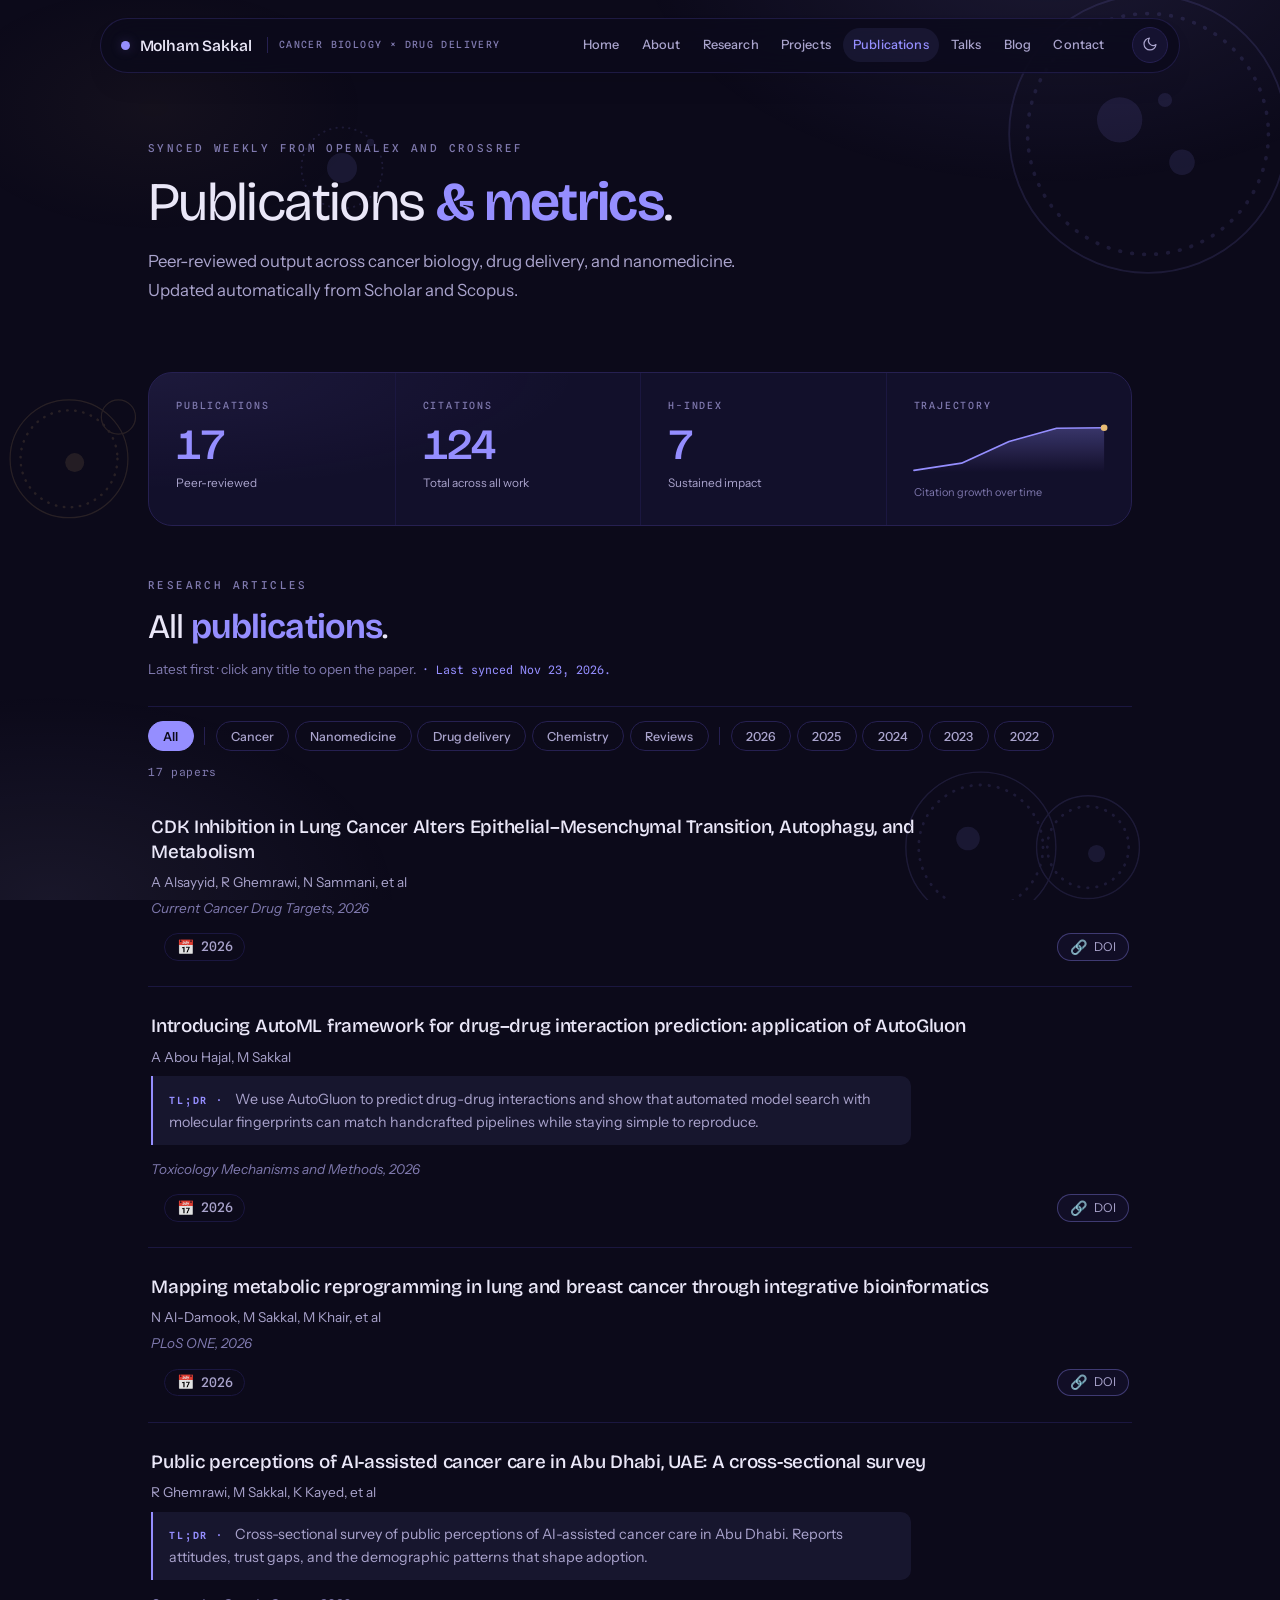
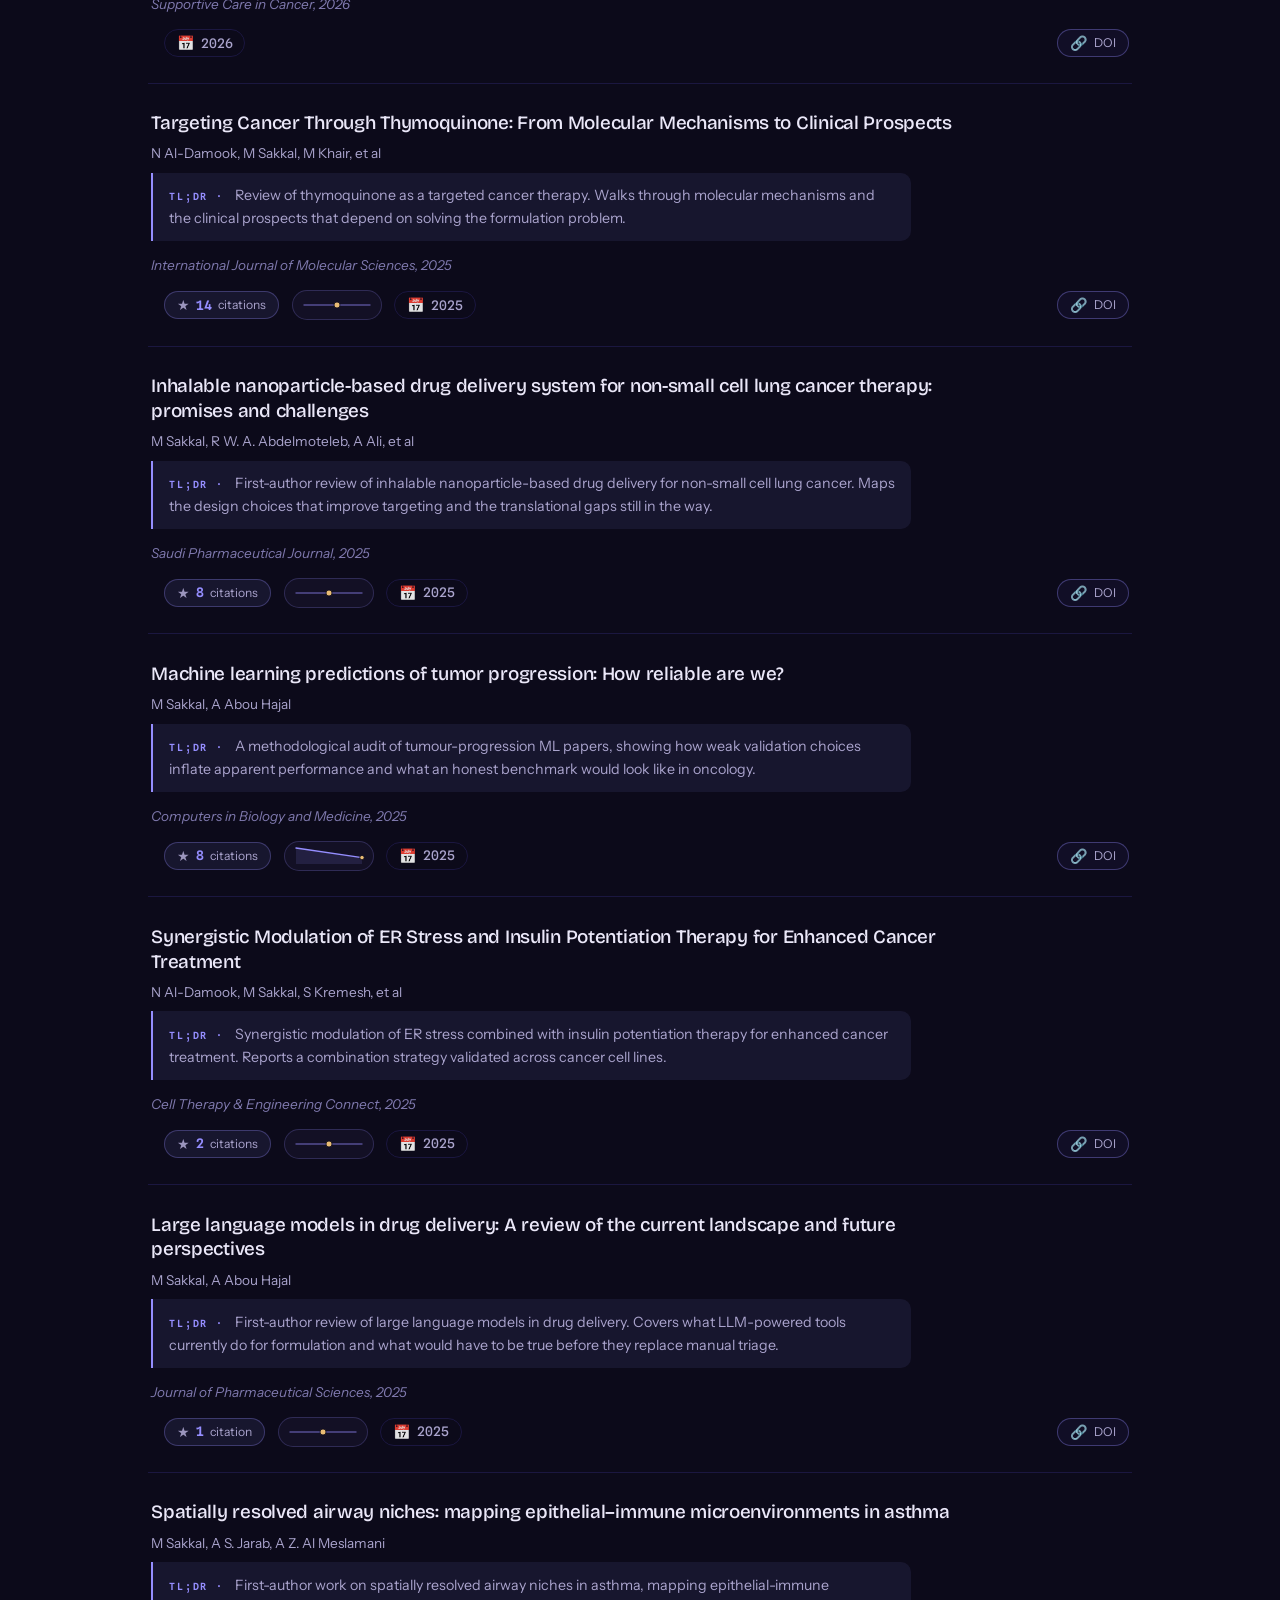
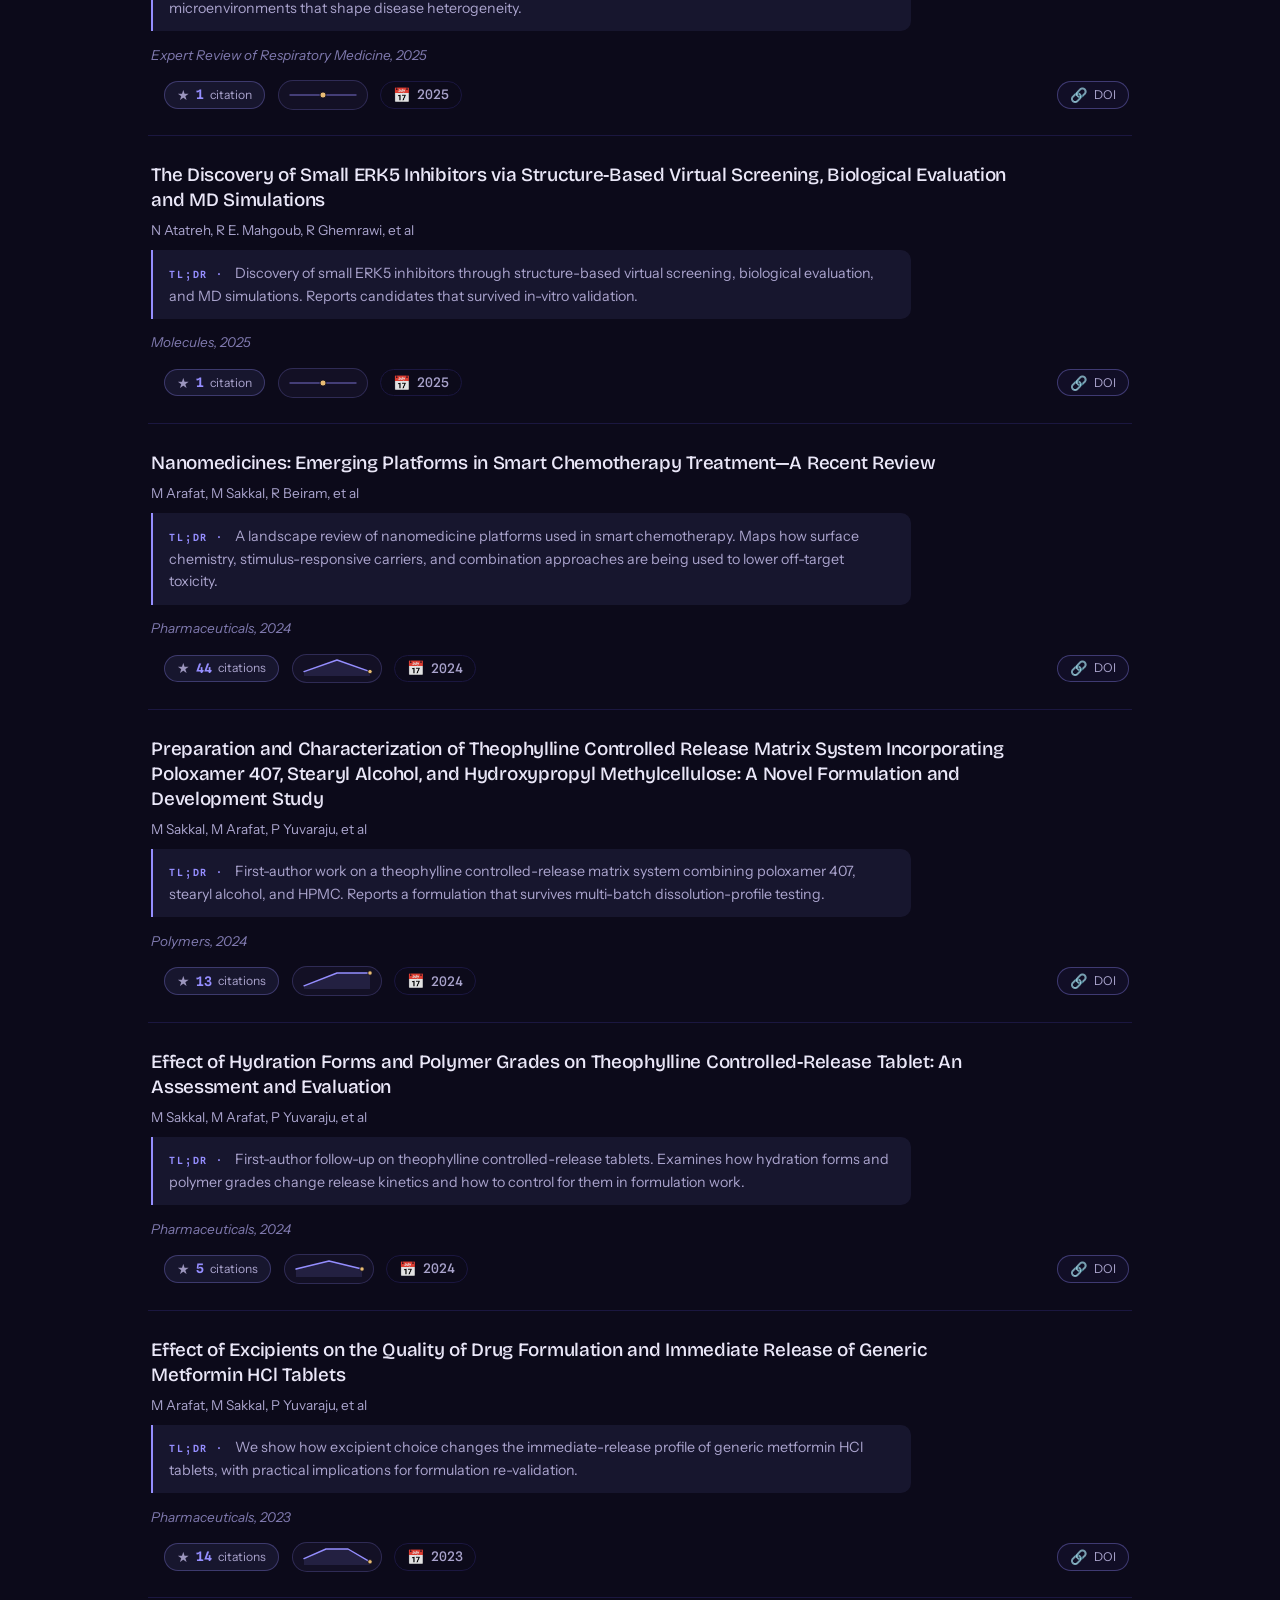
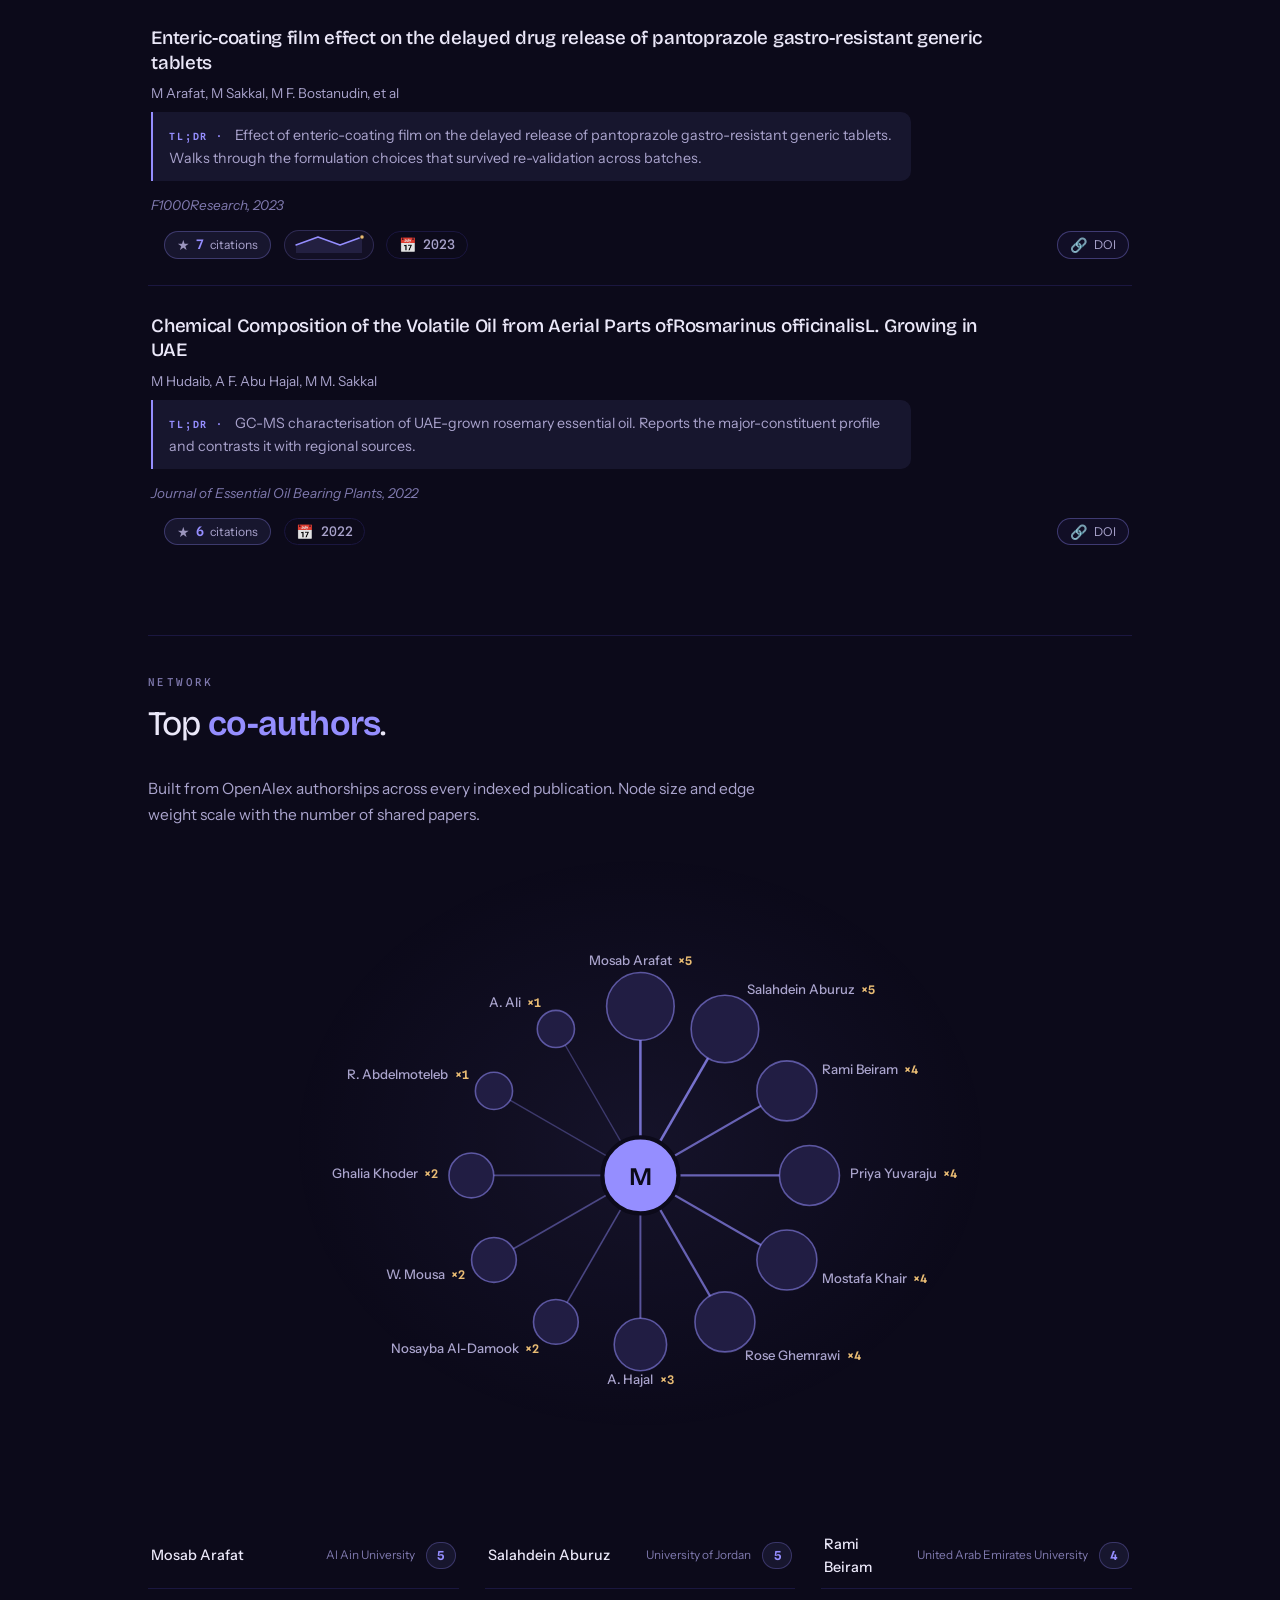
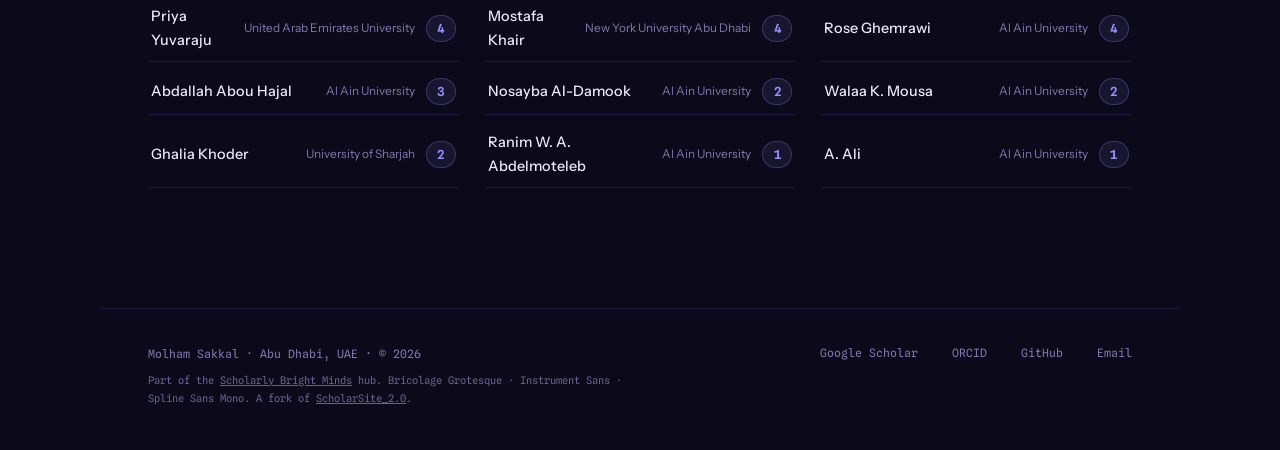
<file: publications.html>
<!DOCTYPE html>
<html lang="en">
<head>
<meta charset="UTF-8">
<meta name="viewport" content="width=device-width, initial-scale=1.0">
<meta name="description" content="Peer-reviewed publications by Molham Sakkal, synced weekly from OpenAlex and Crossref.">
<meta name="author" content="Molham Sakkal">
<meta name="keywords" content="Molham Sakkal publications, peer-reviewed">
<meta name="theme-color" content="#0c0a1a" media="(prefers-color-scheme: dark)">
<meta name="theme-color" content="#f6f3ec" media="(prefers-color-scheme: light)">
<meta name="robots" content="index, follow, max-image-preview:large, max-snippet:-1">
<title>Publications · Molham Sakkal</title>

<link rel="canonical" href="https://scholarlybrightminds.github.io/molhamsakkal/publications.html">

<meta property="og:type" content="profile">
<meta property="og:title" content="Publications · Molham Sakkal">
<meta property="og:description" content="Peer-reviewed publications, synced weekly from OpenAlex and Crossref.">
<meta property="og:image" content="https://scholarlybrightminds.github.io/molhamsakkal/images/profile.png">
<meta property="og:url" content="https://scholarlybrightminds.github.io/molhamsakkal/publications.html">
<meta property="og:site_name" content="Scholarly Bright Minds · Molham Sakkal">
<meta property="og:locale" content="en_US">
<meta property="profile:first_name" content="Molham">
<meta property="profile:last_name" content="Sakkal">

<meta name="twitter:card" content="summary_large_image">
<meta name="twitter:title" content="Publications · Molham Sakkal">
<meta name="twitter:description" content="Peer-reviewed publications, synced weekly from OpenAlex and Crossref.">
<meta name="twitter:image" content="https://scholarlybrightminds.github.io/molhamsakkal/images/profile.png">

<link rel="sitemap" type="application/xml" href="/molhamsakkal/sitemap.xml">

<link rel="icon" href="images/profile.png" type="image/png">
<link rel="apple-touch-icon" href="images/profile.png">

<link rel="preconnect" href="https://fonts.googleapis.com">
<link rel="preconnect" href="https://fonts.gstatic.com" crossorigin>
<link href="https://fonts.googleapis.com/css2?family=Bricolage+Grotesque:opsz,wght@12..96,200..800&family=Instrument+Sans:ital,wght@0,400..700;1,400..700&family=Spline+Sans+Mono:wght@300..700&display=swap" rel="stylesheet">

<script type="application/ld+json" id="publications-jsonld">
{
  "@context": "https://schema.org",
  "@type": "CollectionPage",
  "url": "https://scholarlybrightminds.github.io/molhamsakkal/publications.html",
  "name": "Publications · Molham Sakkal",
  "isPartOf": {
    "@type": "WebSite",
    "url": "https://scholarlybrightminds.github.io/molhamsakkal/"
  },
  "about": {
    "@type": "Person",
    "@id": "https://scholarlybrightminds.github.io/molhamsakkal/#person",
    "name": "Molham Sakkal",
    "sameAs": [
      "https://scholar.google.com/citations?user=JO1OQj8AAAAJ&hl=en",
      "https://orcid.org/0000-0001-6081-1284"
    ]
  },
  "mainEntity": {
    "@type": "ItemList",
    "name": "Peer-reviewed publications by Molham Sakkal",
    "itemListOrder": "https://schema.org/ItemListOrderDescending",
    "numberOfItems": 17,
    "itemListElement": [
      {
        "@type": "ListItem",
        "position": 1,
        "item": {
          "@type": "ScholarlyArticle",
          "name": "CDK Inhibition in Lung Cancer Alters Epithelial–Mesenchymal Transition, Autophagy, and Metabolism",
          "headline": "CDK Inhibition in Lung Cancer Alters Epithelial–Mesenchymal Transition, Autophagy, and Metabolism",
          "datePublished": "2026",
          "author": [
            {
              "@type": "Person",
              "name": "A Alsayyid"
            },
            {
              "@type": "Person",
              "name": "R Ghemrawi"
            },
            {
              "@type": "Person",
              "name": "N Sammani"
            },
            {
              "@type": "Person",
              "name": "et al"
            }
          ],
          "isPartOf": {
            "@type": "Periodical",
            "name": "Current Cancer Drug Targets, 2026"
          },
          "url": "https://doi.org/10.2174/0115680096414298251201033358",
          "identifier": {
            "@type": "PropertyValue",
            "propertyID": "doi",
            "value": "10.2174/0115680096414298251201033358"
          },
          "sameAs": "https://doi.org/10.2174/0115680096414298251201033358"
        }
      },
      {
        "@type": "ListItem",
        "position": 2,
        "item": {
          "@type": "ScholarlyArticle",
          "name": "Introducing AutoML framework for drug–drug interaction prediction: application of AutoGluon",
          "headline": "Introducing AutoML framework for drug–drug interaction prediction: application of AutoGluon",
          "datePublished": "2026",
          "author": [
            {
              "@type": "Person",
              "name": "A Abou Hajal"
            },
            {
              "@type": "Person",
              "name": "M Sakkal"
            }
          ],
          "isPartOf": {
            "@type": "Periodical",
            "name": "Toxicology Mechanisms and Methods, 2026"
          },
          "url": "https://doi.org/10.1080/15376516.2026.2628929",
          "identifier": {
            "@type": "PropertyValue",
            "propertyID": "doi",
            "value": "10.1080/15376516.2026.2628929"
          },
          "sameAs": "https://doi.org/10.1080/15376516.2026.2628929"
        }
      },
      {
        "@type": "ListItem",
        "position": 3,
        "item": {
          "@type": "ScholarlyArticle",
          "name": "Mapping metabolic reprogramming in lung and breast cancer through integrative bioinformatics",
          "headline": "Mapping metabolic reprogramming in lung and breast cancer through integrative bioinformatics",
          "datePublished": "2026",
          "author": [
            {
              "@type": "Person",
              "name": "N Al-Damook"
            },
            {
              "@type": "Person",
              "name": "M Sakkal"
            },
            {
              "@type": "Person",
              "name": "M Khair"
            },
            {
              "@type": "Person",
              "name": "et al"
            }
          ],
          "isPartOf": {
            "@type": "Periodical",
            "name": "PLoS ONE, 2026"
          },
          "url": "https://doi.org/10.1371/journal.pone.0350628",
          "identifier": {
            "@type": "PropertyValue",
            "propertyID": "doi",
            "value": "10.1371/journal.pone.0350628"
          },
          "sameAs": "https://doi.org/10.1371/journal.pone.0350628"
        }
      },
      {
        "@type": "ListItem",
        "position": 4,
        "item": {
          "@type": "ScholarlyArticle",
          "name": "Public perceptions of AI-assisted cancer care in Abu Dhabi, UAE: A cross-sectional survey",
          "headline": "Public perceptions of AI-assisted cancer care in Abu Dhabi, UAE: A cross-sectional survey",
          "datePublished": "2026",
          "author": [
            {
              "@type": "Person",
              "name": "R Ghemrawi"
            },
            {
              "@type": "Person",
              "name": "M Sakkal"
            },
            {
              "@type": "Person",
              "name": "K Kayed"
            },
            {
              "@type": "Person",
              "name": "et al"
            }
          ],
          "isPartOf": {
            "@type": "Periodical",
            "name": "Supportive Care in Cancer, 2026"
          },
          "url": "https://doi.org/10.1007/s00520-026-10389-4",
          "identifier": {
            "@type": "PropertyValue",
            "propertyID": "doi",
            "value": "10.1007/s00520-026-10389-4"
          },
          "sameAs": "https://doi.org/10.1007/s00520-026-10389-4"
        }
      },
      {
        "@type": "ListItem",
        "position": 5,
        "item": {
          "@type": "ScholarlyArticle",
          "name": "Targeting Cancer Through Thymoquinone: From Molecular Mechanisms to Clinical Prospects",
          "headline": "Targeting Cancer Through Thymoquinone: From Molecular Mechanisms to Clinical Prospects",
          "datePublished": "2025",
          "author": [
            {
              "@type": "Person",
              "name": "N Al-Damook"
            },
            {
              "@type": "Person",
              "name": "M Sakkal"
            },
            {
              "@type": "Person",
              "name": "M Khair"
            },
            {
              "@type": "Person",
              "name": "et al"
            }
          ],
          "isPartOf": {
            "@type": "Periodical",
            "name": "International Journal of Molecular Sciences, 2025"
          },
          "url": "https://doi.org/10.3390/ijms262211029",
          "identifier": {
            "@type": "PropertyValue",
            "propertyID": "doi",
            "value": "10.3390/ijms262211029"
          },
          "sameAs": "https://doi.org/10.3390/ijms262211029",
          "interactionStatistic": {
            "@type": "InteractionCounter",
            "interactionType": "https://schema.org/CitationAction",
            "userInteractionCount": 14
          }
        }
      },
      {
        "@type": "ListItem",
        "position": 6,
        "item": {
          "@type": "ScholarlyArticle",
          "name": "Inhalable nanoparticle-based drug delivery system for non-small cell lung cancer therapy: promises and challenges",
          "headline": "Inhalable nanoparticle-based drug delivery system for non-small cell lung cancer therapy: promises and challenges",
          "datePublished": "2025",
          "author": [
            {
              "@type": "Person",
              "name": "M Sakkal"
            },
            {
              "@type": "Person",
              "name": "R W. A. Abdelmoteleb"
            },
            {
              "@type": "Person",
              "name": "A Ali"
            },
            {
              "@type": "Person",
              "name": "et al"
            }
          ],
          "isPartOf": {
            "@type": "Periodical",
            "name": "Saudi Pharmaceutical Journal, 2025"
          },
          "url": "https://doi.org/10.1007/s44446-025-00046-y",
          "identifier": {
            "@type": "PropertyValue",
            "propertyID": "doi",
            "value": "10.1007/s44446-025-00046-y"
          },
          "sameAs": "https://doi.org/10.1007/s44446-025-00046-y",
          "interactionStatistic": {
            "@type": "InteractionCounter",
            "interactionType": "https://schema.org/CitationAction",
            "userInteractionCount": 8
          }
        }
      },
      {
        "@type": "ListItem",
        "position": 7,
        "item": {
          "@type": "ScholarlyArticle",
          "name": "Machine learning predictions of tumor progression: How reliable are we?",
          "headline": "Machine learning predictions of tumor progression: How reliable are we?",
          "datePublished": "2025",
          "author": [
            {
              "@type": "Person",
              "name": "M Sakkal"
            },
            {
              "@type": "Person",
              "name": "A Abou Hajal"
            }
          ],
          "isPartOf": {
            "@type": "Periodical",
            "name": "Computers in Biology and Medicine, 2025"
          },
          "url": "https://doi.org/10.1016/j.compbiomed.2025.110156",
          "identifier": {
            "@type": "PropertyValue",
            "propertyID": "doi",
            "value": "10.1016/j.compbiomed.2025.110156"
          },
          "sameAs": "https://doi.org/10.1016/j.compbiomed.2025.110156",
          "interactionStatistic": {
            "@type": "InteractionCounter",
            "interactionType": "https://schema.org/CitationAction",
            "userInteractionCount": 8
          }
        }
      },
      {
        "@type": "ListItem",
        "position": 8,
        "item": {
          "@type": "ScholarlyArticle",
          "name": "Synergistic Modulation of ER Stress and Insulin Potentiation Therapy for Enhanced Cancer Treatment",
          "headline": "Synergistic Modulation of ER Stress and Insulin Potentiation Therapy for Enhanced Cancer Treatment",
          "datePublished": "2025",
          "author": [
            {
              "@type": "Person",
              "name": "N Al-Damook"
            },
            {
              "@type": "Person",
              "name": "M Sakkal"
            },
            {
              "@type": "Person",
              "name": "S Kremesh"
            },
            {
              "@type": "Person",
              "name": "et al"
            }
          ],
          "isPartOf": {
            "@type": "Periodical",
            "name": "Cell Therapy & Engineering Connect, 2025"
          },
          "url": "https://doi.org/10.69709/cellengc.2025.115467",
          "identifier": {
            "@type": "PropertyValue",
            "propertyID": "doi",
            "value": "10.69709/cellengc.2025.115467"
          },
          "sameAs": "https://doi.org/10.69709/cellengc.2025.115467",
          "interactionStatistic": {
            "@type": "InteractionCounter",
            "interactionType": "https://schema.org/CitationAction",
            "userInteractionCount": 2
          }
        }
      },
      {
        "@type": "ListItem",
        "position": 9,
        "item": {
          "@type": "ScholarlyArticle",
          "name": "Large language models in drug delivery: A review of the current landscape and future perspectives",
          "headline": "Large language models in drug delivery: A review of the current landscape and future perspectives",
          "datePublished": "2025",
          "author": [
            {
              "@type": "Person",
              "name": "M Sakkal"
            },
            {
              "@type": "Person",
              "name": "A Abou Hajal"
            }
          ],
          "isPartOf": {
            "@type": "Periodical",
            "name": "Journal of Pharmaceutical Sciences, 2025"
          },
          "url": "https://doi.org/10.1016/j.xphs.2025.104147",
          "identifier": {
            "@type": "PropertyValue",
            "propertyID": "doi",
            "value": "10.1016/j.xphs.2025.104147"
          },
          "sameAs": "https://doi.org/10.1016/j.xphs.2025.104147",
          "interactionStatistic": {
            "@type": "InteractionCounter",
            "interactionType": "https://schema.org/CitationAction",
            "userInteractionCount": 1
          }
        }
      },
      {
        "@type": "ListItem",
        "position": 10,
        "item": {
          "@type": "ScholarlyArticle",
          "name": "Spatially resolved airway niches: mapping epithelial–immune microenvironments in asthma",
          "headline": "Spatially resolved airway niches: mapping epithelial–immune microenvironments in asthma",
          "datePublished": "2025",
          "author": [
            {
              "@type": "Person",
              "name": "M Sakkal"
            },
            {
              "@type": "Person",
              "name": "A S. Jarab"
            },
            {
              "@type": "Person",
              "name": "A Z. Al Meslamani"
            }
          ],
          "isPartOf": {
            "@type": "Periodical",
            "name": "Expert Review of Respiratory Medicine, 2025"
          },
          "url": "https://doi.org/10.1080/17476348.2025.2582244",
          "identifier": {
            "@type": "PropertyValue",
            "propertyID": "doi",
            "value": "10.1080/17476348.2025.2582244"
          },
          "sameAs": "https://doi.org/10.1080/17476348.2025.2582244",
          "interactionStatistic": {
            "@type": "InteractionCounter",
            "interactionType": "https://schema.org/CitationAction",
            "userInteractionCount": 1
          }
        }
      },
      {
        "@type": "ListItem",
        "position": 11,
        "item": {
          "@type": "ScholarlyArticle",
          "name": "The Discovery of Small ERK5 Inhibitors via Structure-Based Virtual Screening, Biological Evaluation and MD Simulations",
          "headline": "The Discovery of Small ERK5 Inhibitors via Structure-Based Virtual Screening, Biological Evaluation and MD Simulations",
          "datePublished": "2025",
          "author": [
            {
              "@type": "Person",
              "name": "N Atatreh"
            },
            {
              "@type": "Person",
              "name": "R E. Mahgoub"
            },
            {
              "@type": "Person",
              "name": "R Ghemrawi"
            },
            {
              "@type": "Person",
              "name": "et al"
            }
          ],
          "isPartOf": {
            "@type": "Periodical",
            "name": "Molecules, 2025"
          },
          "url": "https://doi.org/10.3390/molecules30214181",
          "identifier": {
            "@type": "PropertyValue",
            "propertyID": "doi",
            "value": "10.3390/molecules30214181"
          },
          "sameAs": "https://doi.org/10.3390/molecules30214181",
          "interactionStatistic": {
            "@type": "InteractionCounter",
            "interactionType": "https://schema.org/CitationAction",
            "userInteractionCount": 1
          }
        }
      },
      {
        "@type": "ListItem",
        "position": 12,
        "item": {
          "@type": "ScholarlyArticle",
          "name": "Nanomedicines: Emerging Platforms in Smart Chemotherapy Treatment—A Recent Review",
          "headline": "Nanomedicines: Emerging Platforms in Smart Chemotherapy Treatment—A Recent Review",
          "datePublished": "2024",
          "author": [
            {
              "@type": "Person",
              "name": "M Arafat"
            },
            {
              "@type": "Person",
              "name": "M Sakkal"
            },
            {
              "@type": "Person",
              "name": "R Beiram"
            },
            {
              "@type": "Person",
              "name": "et al"
            }
          ],
          "isPartOf": {
            "@type": "Periodical",
            "name": "Pharmaceuticals, 2024"
          },
          "url": "https://doi.org/10.3390/ph17030315",
          "identifier": {
            "@type": "PropertyValue",
            "propertyID": "doi",
            "value": "10.3390/ph17030315"
          },
          "sameAs": "https://doi.org/10.3390/ph17030315",
          "interactionStatistic": {
            "@type": "InteractionCounter",
            "interactionType": "https://schema.org/CitationAction",
            "userInteractionCount": 44
          }
        }
      },
      {
        "@type": "ListItem",
        "position": 13,
        "item": {
          "@type": "ScholarlyArticle",
          "name": "Preparation and Characterization of Theophylline Controlled Release Matrix System Incorporating Poloxamer 407, Stearyl Alcohol, and Hydroxypropyl Methylcellulose: A Novel Formulation and Development Study",
          "headline": "Preparation and Characterization of Theophylline Controlled Release Matrix System Incorporating Poloxamer 407, Stearyl Alcohol, and Hydroxypropyl Methylcellulose: A Novel Formulation and Development Study",
          "datePublished": "2024",
          "author": [
            {
              "@type": "Person",
              "name": "M Sakkal"
            },
            {
              "@type": "Person",
              "name": "M Arafat"
            },
            {
              "@type": "Person",
              "name": "P Yuvaraju"
            },
            {
              "@type": "Person",
              "name": "et al"
            }
          ],
          "isPartOf": {
            "@type": "Periodical",
            "name": "Polymers, 2024"
          },
          "url": "https://doi.org/10.3390/polym16050643",
          "identifier": {
            "@type": "PropertyValue",
            "propertyID": "doi",
            "value": "10.3390/polym16050643"
          },
          "sameAs": "https://doi.org/10.3390/polym16050643",
          "interactionStatistic": {
            "@type": "InteractionCounter",
            "interactionType": "https://schema.org/CitationAction",
            "userInteractionCount": 13
          }
        }
      },
      {
        "@type": "ListItem",
        "position": 14,
        "item": {
          "@type": "ScholarlyArticle",
          "name": "Effect of Hydration Forms and Polymer Grades on Theophylline Controlled-Release Tablet: An Assessment and Evaluation",
          "headline": "Effect of Hydration Forms and Polymer Grades on Theophylline Controlled-Release Tablet: An Assessment and Evaluation",
          "datePublished": "2024",
          "author": [
            {
              "@type": "Person",
              "name": "M Sakkal"
            },
            {
              "@type": "Person",
              "name": "M Arafat"
            },
            {
              "@type": "Person",
              "name": "P Yuvaraju"
            },
            {
              "@type": "Person",
              "name": "et al"
            }
          ],
          "isPartOf": {
            "@type": "Periodical",
            "name": "Pharmaceuticals, 2024"
          },
          "url": "https://doi.org/10.3390/ph17030271",
          "identifier": {
            "@type": "PropertyValue",
            "propertyID": "doi",
            "value": "10.3390/ph17030271"
          },
          "sameAs": "https://doi.org/10.3390/ph17030271",
          "interactionStatistic": {
            "@type": "InteractionCounter",
            "interactionType": "https://schema.org/CitationAction",
            "userInteractionCount": 5
          }
        }
      },
      {
        "@type": "ListItem",
        "position": 15,
        "item": {
          "@type": "ScholarlyArticle",
          "name": "Effect of Excipients on the Quality of Drug Formulation and Immediate Release of Generic Metformin HCl Tablets",
          "headline": "Effect of Excipients on the Quality of Drug Formulation and Immediate Release of Generic Metformin HCl Tablets",
          "datePublished": "2023",
          "author": [
            {
              "@type": "Person",
              "name": "M Arafat"
            },
            {
              "@type": "Person",
              "name": "M Sakkal"
            },
            {
              "@type": "Person",
              "name": "P Yuvaraju"
            },
            {
              "@type": "Person",
              "name": "et al"
            }
          ],
          "isPartOf": {
            "@type": "Periodical",
            "name": "Pharmaceuticals, 2023"
          },
          "url": "https://doi.org/10.3390/ph16040539",
          "identifier": {
            "@type": "PropertyValue",
            "propertyID": "doi",
            "value": "10.3390/ph16040539"
          },
          "sameAs": "https://doi.org/10.3390/ph16040539",
          "interactionStatistic": {
            "@type": "InteractionCounter",
            "interactionType": "https://schema.org/CitationAction",
            "userInteractionCount": 14
          }
        }
      },
      {
        "@type": "ListItem",
        "position": 16,
        "item": {
          "@type": "ScholarlyArticle",
          "name": "Enteric-coating film effect on the delayed drug release of pantoprazole gastro-resistant generic tablets",
          "headline": "Enteric-coating film effect on the delayed drug release of pantoprazole gastro-resistant generic tablets",
          "datePublished": "2023",
          "author": [
            {
              "@type": "Person",
              "name": "M Arafat"
            },
            {
              "@type": "Person",
              "name": "M Sakkal"
            },
            {
              "@type": "Person",
              "name": "M F. Bostanudin"
            },
            {
              "@type": "Person",
              "name": "et al"
            }
          ],
          "isPartOf": {
            "@type": "Periodical",
            "name": "F1000Research, 2023"
          },
          "url": "https://doi.org/10.12688/f1000research.140607.1",
          "identifier": {
            "@type": "PropertyValue",
            "propertyID": "doi",
            "value": "10.12688/f1000research.140607.1"
          },
          "sameAs": "https://doi.org/10.12688/f1000research.140607.1",
          "interactionStatistic": {
            "@type": "InteractionCounter",
            "interactionType": "https://schema.org/CitationAction",
            "userInteractionCount": 7
          }
        }
      },
      {
        "@type": "ListItem",
        "position": 17,
        "item": {
          "@type": "ScholarlyArticle",
          "name": "Chemical Composition of the Volatile Oil from Aerial Parts ofRosmarinus officinalisL. Growing in UAE",
          "headline": "Chemical Composition of the Volatile Oil from Aerial Parts ofRosmarinus officinalisL. Growing in UAE",
          "datePublished": "2022",
          "author": [
            {
              "@type": "Person",
              "name": "M Hudaib"
            },
            {
              "@type": "Person",
              "name": "A F. Abu Hajal"
            },
            {
              "@type": "Person",
              "name": "M M. Sakkal"
            }
          ],
          "isPartOf": {
            "@type": "Periodical",
            "name": "Journal of Essential Oil Bearing Plants, 2022"
          },
          "url": "https://doi.org/10.1080/0972060x.2022.2072177",
          "identifier": {
            "@type": "PropertyValue",
            "propertyID": "doi",
            "value": "10.1080/0972060x.2022.2072177"
          },
          "sameAs": "https://doi.org/10.1080/0972060x.2022.2072177",
          "interactionStatistic": {
            "@type": "InteractionCounter",
            "interactionType": "https://schema.org/CitationAction",
            "userInteractionCount": 6
          }
        }
      }
    ]
  }
}
</script>

<script src="theme.config.js"></script>
<link rel="stylesheet" href="styles.css">
<link rel="stylesheet" href="publications.css">
<script async src="https://badge.dimensions.ai/badge.js" charset="utf-8"></script>
</head>
<body>

<!-- Molecular background -->
<div class="mol-bg" aria-hidden="true">
    <svg class="mol-1" viewBox="0 0 240 240"><circle cx="120" cy="120" r="98" class="v-m"/><circle cx="120" cy="120" r="85" class="v-b"/><circle cx="100" cy="110" r="16" class="v-c"/><circle cx="144" cy="140" r="9" class="v-c"/><circle cx="132" cy="96" r="5" class="v-c"/></svg>
    <svg class="mol-2 amber" viewBox="0 0 200 200"><circle cx="100" cy="104" r="62" class="v-m"/><circle cx="100" cy="104" r="51" class="v-b"/><circle cx="152" cy="60" r="18" class="v-m"/><circle cx="106" cy="108" r="10" class="v-c"/></svg>
    <svg class="mol-3" viewBox="0 0 280 200"><circle cx="96" cy="100" r="70" class="v-m"/><circle cx="96" cy="100" r="58" class="v-b"/><circle cx="196" cy="100" r="48" class="v-m"/><circle cx="196" cy="100" r="38" class="v-b"/><circle cx="84" cy="92" r="11" class="v-c"/><circle cx="204" cy="106" r="8" class="v-c"/></svg>
    <svg class="mol-4" viewBox="0 0 160 160"><circle cx="80" cy="80" r="54" class="v-b"/><circle cx="80" cy="80" r="20" class="v-c"/><circle cx="118" cy="46" r="5" class="v-c"/><circle cx="44" cy="116" r="4" class="v-c"/></svg>
</div>

<nav class="nav" data-page="publications"><a href="index.html" class="brand">
                <span class="brand-dot"></span>
                Molham Sakkal
                <span class="brand-meta">Cancer Biology × Drug Delivery</span>
            </a>
            <div class="nav-right">
                <div class="hamburger" aria-label="Menu"><div class="bar"></div><div class="bar"></div><div class="bar"></div></div>
                <div class="nav-menu"><a href="index.html" class="nav-item ">Home</a><a href="about.html" class="nav-item ">About</a><a href="research.html" class="nav-item ">Research</a><a href="projects.html" class="nav-item ">Projects</a><a href="publications.html" class="nav-item active">Publications</a><a href="talks.html" class="nav-item ">Talks</a><a href="blog.html" class="nav-item ">Blog</a><a href="contact.html" class="nav-item ">Contact</a></div>
                <button class="theme-toggle" id="themeToggle" aria-label="Toggle theme" title="Toggle day/night">
                    <span class="icon-sun"><svg viewBox="0 0 24 24" fill="none" stroke="currentColor" stroke-width="1.8" stroke-linecap="round" stroke-linejoin="round"><circle cx="12" cy="12" r="4"></circle><path d="M12 2v2M12 20v2M4.93 4.93l1.41 1.41M17.66 17.66l1.41 1.41M2 12h2M20 12h2M4.93 19.07l1.41-1.41M17.66 6.34l1.41-1.41"></path></svg></span>
                    <span class="icon-moon"><svg viewBox="0 0 24 24" fill="none" stroke="currentColor" stroke-width="1.8" stroke-linecap="round" stroke-linejoin="round"><path d="M21 12.79A9 9 0 1 1 11.21 3 7 7 0 0 0 21 12.79z"></path></svg></span>
                </button>
            </div></nav>

<main class="publication-content" id="pub-app">

    <!-- ═══ SUB-HERO ═══ -->
    <section class="sub-hero">
        <p class="sub-meta">Synced weekly from OpenAlex and Crossref</p>
        <h1>Publications <em>&amp; metrics</em>.</h1>
        <p class="sub-lede" data-bind="pubsLede"></p>
    </section>

    <!-- ═══ METRICS DASHBOARD ═══ (same IDs as before, serpapi.v1.js reads these) ═══ -->
    <section class="metrics-dash reveal">
        <div class="metric-card">
            <p class="metric-label">Publications</p>
            <p class="metric-num"><span id="m-total">17</span></p>
            <p class="metric-sub">Peer-reviewed</p>
        </div>
        <div class="metric-card">
            <p class="metric-label">Citations</p>
            <p class="metric-num"><span id="m-cites">124</span></p>
            <p class="metric-sub">Total across all work</p>
        </div>
        <div class="metric-card">
            <p class="metric-label">h-index</p>
            <p class="metric-num"><span id="m-h">7</span></p>
            <p class="metric-sub">Sustained impact</p>
        </div>
        <div class="metric-card sparkline-card">
            <p class="metric-label">Trajectory</p>
            <div class="spark-wrap">
                <svg viewBox="0 0 200 56" preserveAspectRatio="none" aria-hidden="true">
                    <defs>
                        <linearGradient id="sparkFill" x1="0" x2="0" y1="0" y2="1">
                            <stop offset="0%" stop-color="var(--accent)" stop-opacity="0.3"/>
                            <stop offset="100%" stop-color="var(--accent)" stop-opacity="0"/>
                        </linearGradient>
                    </defs>
                    <path id="spark-area" d="M 0,52 L 0,48 L 200,4 L 200,52 Z" fill="url(#sparkFill)"/>
                    <polyline id="spark-line" points="0,48 200,4" fill="none" stroke="var(--accent)" stroke-width="1.8" stroke-linecap="round" stroke-linejoin="round"/>
                    <circle id="spark-end" cx="200" cy="4" r="3.5" fill="var(--amber)"/>
                </svg>
            </div>
            <p class="metric-sub">Citation growth over time</p>
        </div>
    </section>

    <!-- ═══ ARTICLES LIST (rendered by serpapi.v1.js) ═══ -->
    <section class="pub-list-wrap reveal">
        <div class="section-head">
            <p class="sec-kicker">Research Articles</p>
            <h2 class="sec-title">All <em>publications</em>.</h2>
            <p class="section-note">
                Latest first · click any title to open the paper.
                <span class="update-note" id="update-note"></span>
            </p>
        </div>
        <!-- Filter bar: topic codes match data-topic attrs baked in by build_html.py
             from data/tldrs.json. Years are static for Molham's actively-published window. -->
        <div class="pub-filter-bar">
            <div class="pub-filters" role="tablist" aria-label="Filter publications">
                <button class="pub-filter" data-filter="all"           role="tab">All</button>
                <span class="pub-filter-sep" aria-hidden="true"></span>
                <button class="pub-filter" data-filter="topic:cancer"  role="tab" title="Cancer biology &amp; oncology">Cancer</button>
                <button class="pub-filter" data-filter="topic:nanomed" role="tab" title="Nanomedicine">Nanomedicine</button>
                <button class="pub-filter" data-filter="topic:delivery" role="tab" title="Drug delivery &amp; formulation">Drug delivery</button>
                <button class="pub-filter" data-filter="topic:chem"    role="tab" title="Chemistry &amp; characterisation">Chemistry</button>
                <button class="pub-filter" data-filter="topic:review"  role="tab" title="Review articles">Reviews</button>
                <span class="pub-filter-sep" aria-hidden="true"></span>
                <button class="pub-filter" data-filter="year:2026"     role="tab">2026</button>
                <button class="pub-filter" data-filter="year:2025"     role="tab">2025</button>
                <button class="pub-filter" data-filter="year:2024"     role="tab">2024</button>
                <button class="pub-filter" data-filter="year:2023"     role="tab">2023</button>
                <button class="pub-filter" data-filter="year:2022"     role="tab">2022</button>
            </div>
            <span class="pub-filter-count" aria-live="polite"></span>
        </div>
        <section id="list-articles" class="publication-list" aria-live="polite">
        <article class="pub-item" data-year="2026" data-topic="other">
            <h3 class="pub-title"><a href="https://doi.org/10.2174/0115680096414298251201033358" target="_blank" rel="noopener noreferrer">CDK Inhibition in Lung Cancer Alters Epithelial–Mesenchymal Transition, Autophagy, and Metabolism</a></h3>
            <p class="pub-authors">A Alsayyid, R Ghemrawi, N Sammani, et al</p>
            
            <p class="pub-venue">Current Cancer Drug Targets, 2026</p>
            <div class="pub-meta">
            <span class="pub-dimensions __dimensions_badge_embed__" data-doi="10.2174/0115680096414298251201033358" data-style="small_circle" data-legend="hover-right" title="Dimensions citation impact (click for details)"></span>
            <span class="pub-stat pub-stat-year" title="Year of publication"><span class="pub-stat-icon" aria-hidden="true">&#128197;</span><span class="pub-stat-num">2026</span></span>
            <a class="pub-stat pub-stat-doi" href="https://doi.org/10.2174/0115680096414298251201033358" target="_blank" rel="noopener noreferrer" title="Open at publisher via DOI"><span class="pub-stat-icon" aria-hidden="true">&#128279;</span><span class="pub-stat-label">DOI</span></a>
        </div>
        </article>
        <article class="pub-item" data-year="2026" data-topic="review">
            <h3 class="pub-title"><a href="https://doi.org/10.1080/15376516.2026.2628929" target="_blank" rel="noopener noreferrer">Introducing AutoML framework for drug–drug interaction prediction: application of AutoGluon</a></h3>
            <p class="pub-authors">A Abou Hajal, M Sakkal</p>
            <p class="pub-tldr">We use AutoGluon to predict drug-drug interactions and show that automated model search with molecular fingerprints can match handcrafted pipelines while staying simple to reproduce.</p>
            <p class="pub-venue">Toxicology Mechanisms and Methods, 2026</p>
            <div class="pub-meta">
            <span class="pub-dimensions __dimensions_badge_embed__" data-doi="10.1080/15376516.2026.2628929" data-style="small_circle" data-legend="hover-right" title="Dimensions citation impact (click for details)"></span>
            <span class="pub-stat pub-stat-year" title="Year of publication"><span class="pub-stat-icon" aria-hidden="true">&#128197;</span><span class="pub-stat-num">2026</span></span>
            <a class="pub-stat pub-stat-doi" href="https://doi.org/10.1080/15376516.2026.2628929" target="_blank" rel="noopener noreferrer" title="Open at publisher via DOI"><span class="pub-stat-icon" aria-hidden="true">&#128279;</span><span class="pub-stat-label">DOI</span></a>
        </div>
        </article>
        <article class="pub-item" data-year="2026" data-topic="other">
            <h3 class="pub-title"><a href="https://doi.org/10.1371/journal.pone.0350628" target="_blank" rel="noopener noreferrer">Mapping metabolic reprogramming in lung and breast cancer through integrative bioinformatics</a></h3>
            <p class="pub-authors">N Al-Damook, M Sakkal, M Khair, et al</p>
            
            <p class="pub-venue">PLoS ONE, 2026</p>
            <div class="pub-meta">
            <span class="pub-dimensions __dimensions_badge_embed__" data-doi="10.1371/journal.pone.0350628" data-style="small_circle" data-legend="hover-right" title="Dimensions citation impact (click for details)"></span>
            <span class="pub-stat pub-stat-year" title="Year of publication"><span class="pub-stat-icon" aria-hidden="true">&#128197;</span><span class="pub-stat-num">2026</span></span>
            <a class="pub-stat pub-stat-doi" href="https://doi.org/10.1371/journal.pone.0350628" target="_blank" rel="noopener noreferrer" title="Open at publisher via DOI"><span class="pub-stat-icon" aria-hidden="true">&#128279;</span><span class="pub-stat-label">DOI</span></a>
        </div>
        </article>
        <article class="pub-item" data-year="2026" data-topic="cancer">
            <h3 class="pub-title"><a href="https://doi.org/10.1007/s00520-026-10389-4" target="_blank" rel="noopener noreferrer">Public perceptions of AI-assisted cancer care in Abu Dhabi, UAE: A cross-sectional survey</a></h3>
            <p class="pub-authors">R Ghemrawi, M Sakkal, K Kayed, et al</p>
            <p class="pub-tldr">Cross-sectional survey of public perceptions of AI-assisted cancer care in Abu Dhabi. Reports attitudes, trust gaps, and the demographic patterns that shape adoption.</p>
            <p class="pub-venue">Supportive Care in Cancer, 2026</p>
            <div class="pub-meta">
            <span class="pub-dimensions __dimensions_badge_embed__" data-doi="10.1007/s00520-026-10389-4" data-style="small_circle" data-legend="hover-right" title="Dimensions citation impact (click for details)"></span>
            <span class="pub-stat pub-stat-year" title="Year of publication"><span class="pub-stat-icon" aria-hidden="true">&#128197;</span><span class="pub-stat-num">2026</span></span>
            <a class="pub-stat pub-stat-doi" href="https://doi.org/10.1007/s00520-026-10389-4" target="_blank" rel="noopener noreferrer" title="Open at publisher via DOI"><span class="pub-stat-icon" aria-hidden="true">&#128279;</span><span class="pub-stat-label">DOI</span></a>
        </div>
        </article>
        <article class="pub-item" data-year="2025" data-topic="cancer review">
            <h3 class="pub-title"><a href="https://doi.org/10.3390/ijms262211029" target="_blank" rel="noopener noreferrer">Targeting Cancer Through Thymoquinone: From Molecular Mechanisms to Clinical Prospects</a></h3>
            <p class="pub-authors">N Al-Damook, M Sakkal, M Khair, et al</p>
            <p class="pub-tldr">Review of thymoquinone as a targeted cancer therapy. Walks through molecular mechanisms and the clinical prospects that depend on solving the formulation problem.</p>
            <p class="pub-venue">International Journal of Molecular Sciences, 2025</p>
            <div class="pub-meta">
            <span class="pub-dimensions __dimensions_badge_embed__" data-doi="10.3390/ijms262211029" data-style="small_circle" data-legend="hover-right" title="Dimensions citation impact (click for details)"></span>
            <span class="pub-stat pub-stat-cites" title="Citations: the highest count any open index reports for this paper"><span class="pub-stat-icon" aria-hidden="true">&#9733;</span><span class="pub-stat-num">14</span><span class="pub-stat-label">citations</span></span>
            <span class="pub-stat pub-stat-spark" title="Yearly citation trend (OpenAlex)"><svg class="pub-spark" viewBox="0 0 72 22" role="img" aria-label="2026: 6 cites"><title>2026: 6 cites</title><line class="pub-spark-line" x1="3" y1="11.0" x2="69" y2="11.0" stroke-dasharray="2 2" opacity="0.5"/><circle cx="36.0" cy="11.0" r="3" class="pub-spark-dot"/></svg></span>
            <span class="pub-stat pub-stat-year" title="Year of publication"><span class="pub-stat-icon" aria-hidden="true">&#128197;</span><span class="pub-stat-num">2025</span></span>
            <a class="pub-stat pub-stat-doi" href="https://doi.org/10.3390/ijms262211029" target="_blank" rel="noopener noreferrer" title="Open at publisher via DOI"><span class="pub-stat-icon" aria-hidden="true">&#128279;</span><span class="pub-stat-label">DOI</span></a>
        </div>
        </article>
        <article class="pub-item" data-year="2025" data-topic="cancer nanomed delivery review">
            <h3 class="pub-title"><a href="https://doi.org/10.1007/s44446-025-00046-y" target="_blank" rel="noopener noreferrer">Inhalable nanoparticle-based drug delivery system for non-small cell lung cancer therapy: promises and challenges</a></h3>
            <p class="pub-authors">M Sakkal, R W. A. Abdelmoteleb, A Ali, et al</p>
            <p class="pub-tldr">First-author review of inhalable nanoparticle-based drug delivery for non-small cell lung cancer. Maps the design choices that improve targeting and the translational gaps still in the way.</p>
            <p class="pub-venue">Saudi Pharmaceutical Journal, 2025</p>
            <div class="pub-meta">
            <span class="pub-dimensions __dimensions_badge_embed__" data-doi="10.1007/s44446-025-00046-y" data-style="small_circle" data-legend="hover-right" title="Dimensions citation impact (click for details)"></span>
            <span class="pub-stat pub-stat-cites" title="Citations: the highest count any open index reports for this paper"><span class="pub-stat-icon" aria-hidden="true">&#9733;</span><span class="pub-stat-num">8</span><span class="pub-stat-label">citations</span></span>
            <span class="pub-stat pub-stat-spark" title="Yearly citation trend (OpenAlex)"><svg class="pub-spark" viewBox="0 0 72 22" role="img" aria-label="2026: 4 cites"><title>2026: 4 cites</title><line class="pub-spark-line" x1="3" y1="11.0" x2="69" y2="11.0" stroke-dasharray="2 2" opacity="0.5"/><circle cx="36.0" cy="11.0" r="3" class="pub-spark-dot"/></svg></span>
            <span class="pub-stat pub-stat-year" title="Year of publication"><span class="pub-stat-icon" aria-hidden="true">&#128197;</span><span class="pub-stat-num">2025</span></span>
            <a class="pub-stat pub-stat-doi" href="https://doi.org/10.1007/s44446-025-00046-y" target="_blank" rel="noopener noreferrer" title="Open at publisher via DOI"><span class="pub-stat-icon" aria-hidden="true">&#128279;</span><span class="pub-stat-label">DOI</span></a>
        </div>
        </article>
        <article class="pub-item" data-year="2025" data-topic="cancer review">
            <h3 class="pub-title"><a href="https://doi.org/10.1016/j.compbiomed.2025.110156" target="_blank" rel="noopener noreferrer">Machine learning predictions of tumor progression: How reliable are we?</a></h3>
            <p class="pub-authors">M Sakkal, A Abou Hajal</p>
            <p class="pub-tldr">A methodological audit of tumour-progression ML papers, showing how weak validation choices inflate apparent performance and what an honest benchmark would look like in oncology.</p>
            <p class="pub-venue">Computers in Biology and Medicine, 2025</p>
            <div class="pub-meta">
            <span class="pub-dimensions __dimensions_badge_embed__" data-doi="10.1016/j.compbiomed.2025.110156" data-style="small_circle" data-legend="hover-right" title="Dimensions citation impact (click for details)"></span>
            <span class="pub-stat pub-stat-cites" title="Citations: the highest count any open index reports for this paper"><span class="pub-stat-icon" aria-hidden="true">&#9733;</span><span class="pub-stat-num">8</span><span class="pub-stat-label">citations</span></span>
            <span class="pub-stat pub-stat-spark" title="Yearly citation trend (OpenAlex)"><svg class="pub-spark" viewBox="0 0 72 22" role="img" aria-label="Citations by year (7 total) — 2025: 5 · 2026: 2"><title>Citations by year (7 total) — 2025: 5 · 2026: 2</title><polygon class="pub-spark-area" points="3.0,19.0 3.0,3.0 69.0,12.6 69.0,19.0"/><polyline class="pub-spark-line" points="3.0,3.0 69.0,12.6"/><circle cx="69.0" cy="12.6" r="2.2" class="pub-spark-dot"/></svg></span>
            <span class="pub-stat pub-stat-year" title="Year of publication"><span class="pub-stat-icon" aria-hidden="true">&#128197;</span><span class="pub-stat-num">2025</span></span>
            <a class="pub-stat pub-stat-doi" href="https://doi.org/10.1016/j.compbiomed.2025.110156" target="_blank" rel="noopener noreferrer" title="Open at publisher via DOI"><span class="pub-stat-icon" aria-hidden="true">&#128279;</span><span class="pub-stat-label">DOI</span></a>
        </div>
        </article>
        <article class="pub-item" data-year="2025" data-topic="cancer delivery">
            <h3 class="pub-title"><a href="https://doi.org/10.69709/cellengc.2025.115467" target="_blank" rel="noopener noreferrer">Synergistic Modulation of ER Stress and Insulin Potentiation Therapy for Enhanced Cancer Treatment</a></h3>
            <p class="pub-authors">N Al-Damook, M Sakkal, S Kremesh, et al</p>
            <p class="pub-tldr">Synergistic modulation of ER stress combined with insulin potentiation therapy for enhanced cancer treatment. Reports a combination strategy validated across cancer cell lines.</p>
            <p class="pub-venue">Cell Therapy &amp; Engineering Connect, 2025</p>
            <div class="pub-meta">
            <span class="pub-dimensions __dimensions_badge_embed__" data-doi="10.69709/cellengc.2025.115467" data-style="small_circle" data-legend="hover-right" title="Dimensions citation impact (click for details)"></span>
            <span class="pub-stat pub-stat-cites" title="Citations: the highest count any open index reports for this paper"><span class="pub-stat-icon" aria-hidden="true">&#9733;</span><span class="pub-stat-num">2</span><span class="pub-stat-label">citations</span></span>
            <span class="pub-stat pub-stat-spark" title="Yearly citation trend (OpenAlex)"><svg class="pub-spark" viewBox="0 0 72 22" role="img" aria-label="2025: 1 cite"><title>2025: 1 cite</title><line class="pub-spark-line" x1="3" y1="11.0" x2="69" y2="11.0" stroke-dasharray="2 2" opacity="0.5"/><circle cx="36.0" cy="11.0" r="3" class="pub-spark-dot"/></svg></span>
            <span class="pub-stat pub-stat-year" title="Year of publication"><span class="pub-stat-icon" aria-hidden="true">&#128197;</span><span class="pub-stat-num">2025</span></span>
            <a class="pub-stat pub-stat-doi" href="https://doi.org/10.69709/cellengc.2025.115467" target="_blank" rel="noopener noreferrer" title="Open at publisher via DOI"><span class="pub-stat-icon" aria-hidden="true">&#128279;</span><span class="pub-stat-label">DOI</span></a>
        </div>
        </article>
        <article class="pub-item" data-year="2025" data-topic="delivery review">
            <h3 class="pub-title"><a href="https://doi.org/10.1016/j.xphs.2025.104147" target="_blank" rel="noopener noreferrer">Large language models in drug delivery: A review of the current landscape and future perspectives</a></h3>
            <p class="pub-authors">M Sakkal, A Abou Hajal</p>
            <p class="pub-tldr">First-author review of large language models in drug delivery. Covers what LLM-powered tools currently do for formulation and what would have to be true before they replace manual triage.</p>
            <p class="pub-venue">Journal of Pharmaceutical Sciences, 2025</p>
            <div class="pub-meta">
            <span class="pub-dimensions __dimensions_badge_embed__" data-doi="10.1016/j.xphs.2025.104147" data-style="small_circle" data-legend="hover-right" title="Dimensions citation impact (click for details)"></span>
            <span class="pub-stat pub-stat-cites" title="Citations: the highest count any open index reports for this paper"><span class="pub-stat-icon" aria-hidden="true">&#9733;</span><span class="pub-stat-num">1</span><span class="pub-stat-label">citation</span></span>
            <span class="pub-stat pub-stat-spark" title="Yearly citation trend (OpenAlex)"><svg class="pub-spark" viewBox="0 0 72 22" role="img" aria-label="2026: 1 cite"><title>2026: 1 cite</title><line class="pub-spark-line" x1="3" y1="11.0" x2="69" y2="11.0" stroke-dasharray="2 2" opacity="0.5"/><circle cx="36.0" cy="11.0" r="3" class="pub-spark-dot"/></svg></span>
            <span class="pub-stat pub-stat-year" title="Year of publication"><span class="pub-stat-icon" aria-hidden="true">&#128197;</span><span class="pub-stat-num">2025</span></span>
            <a class="pub-stat pub-stat-doi" href="https://doi.org/10.1016/j.xphs.2025.104147" target="_blank" rel="noopener noreferrer" title="Open at publisher via DOI"><span class="pub-stat-icon" aria-hidden="true">&#128279;</span><span class="pub-stat-label">DOI</span></a>
        </div>
        </article>
        <article class="pub-item" data-year="2025" data-topic="review">
            <h3 class="pub-title"><a href="https://doi.org/10.1080/17476348.2025.2582244" target="_blank" rel="noopener noreferrer">Spatially resolved airway niches: mapping epithelial–immune microenvironments in asthma</a></h3>
            <p class="pub-authors">M Sakkal, A S. Jarab, A Z. Al Meslamani</p>
            <p class="pub-tldr">First-author work on spatially resolved airway niches in asthma, mapping epithelial-immune microenvironments that shape disease heterogeneity.</p>
            <p class="pub-venue">Expert Review of Respiratory Medicine, 2025</p>
            <div class="pub-meta">
            <span class="pub-dimensions __dimensions_badge_embed__" data-doi="10.1080/17476348.2025.2582244" data-style="small_circle" data-legend="hover-right" title="Dimensions citation impact (click for details)"></span>
            <span class="pub-stat pub-stat-cites" title="Citations: the highest count any open index reports for this paper"><span class="pub-stat-icon" aria-hidden="true">&#9733;</span><span class="pub-stat-num">1</span><span class="pub-stat-label">citation</span></span>
            <span class="pub-stat pub-stat-spark" title="Yearly citation trend (OpenAlex)"><svg class="pub-spark" viewBox="0 0 72 22" role="img" aria-label="2026: 1 cite"><title>2026: 1 cite</title><line class="pub-spark-line" x1="3" y1="11.0" x2="69" y2="11.0" stroke-dasharray="2 2" opacity="0.5"/><circle cx="36.0" cy="11.0" r="3" class="pub-spark-dot"/></svg></span>
            <span class="pub-stat pub-stat-year" title="Year of publication"><span class="pub-stat-icon" aria-hidden="true">&#128197;</span><span class="pub-stat-num">2025</span></span>
            <a class="pub-stat pub-stat-doi" href="https://doi.org/10.1080/17476348.2025.2582244" target="_blank" rel="noopener noreferrer" title="Open at publisher via DOI"><span class="pub-stat-icon" aria-hidden="true">&#128279;</span><span class="pub-stat-label">DOI</span></a>
        </div>
        </article>
        <article class="pub-item" data-year="2025" data-topic="cancer chem">
            <h3 class="pub-title"><a href="https://doi.org/10.3390/molecules30214181" target="_blank" rel="noopener noreferrer">The Discovery of Small ERK5 Inhibitors via Structure-Based Virtual Screening, Biological Evaluation and MD Simulations</a></h3>
            <p class="pub-authors">N Atatreh, R E. Mahgoub, R Ghemrawi, et al</p>
            <p class="pub-tldr">Discovery of small ERK5 inhibitors through structure-based virtual screening, biological evaluation, and MD simulations. Reports candidates that survived in-vitro validation.</p>
            <p class="pub-venue">Molecules, 2025</p>
            <div class="pub-meta">
            <span class="pub-dimensions __dimensions_badge_embed__" data-doi="10.3390/molecules30214181" data-style="small_circle" data-legend="hover-right" title="Dimensions citation impact (click for details)"></span>
            <span class="pub-stat pub-stat-cites" title="Citations: the highest count any open index reports for this paper"><span class="pub-stat-icon" aria-hidden="true">&#9733;</span><span class="pub-stat-num">1</span><span class="pub-stat-label">citation</span></span>
            <span class="pub-stat pub-stat-spark" title="Yearly citation trend (OpenAlex)"><svg class="pub-spark" viewBox="0 0 72 22" role="img" aria-label="2025: 1 cite"><title>2025: 1 cite</title><line class="pub-spark-line" x1="3" y1="11.0" x2="69" y2="11.0" stroke-dasharray="2 2" opacity="0.5"/><circle cx="36.0" cy="11.0" r="3" class="pub-spark-dot"/></svg></span>
            <span class="pub-stat pub-stat-year" title="Year of publication"><span class="pub-stat-icon" aria-hidden="true">&#128197;</span><span class="pub-stat-num">2025</span></span>
            <a class="pub-stat pub-stat-doi" href="https://doi.org/10.3390/molecules30214181" target="_blank" rel="noopener noreferrer" title="Open at publisher via DOI"><span class="pub-stat-icon" aria-hidden="true">&#128279;</span><span class="pub-stat-label">DOI</span></a>
        </div>
        </article>
        <article class="pub-item" data-year="2024" data-topic="nanomed delivery review">
            <h3 class="pub-title"><a href="https://doi.org/10.3390/ph17030315" target="_blank" rel="noopener noreferrer">Nanomedicines: Emerging Platforms in Smart Chemotherapy Treatment—A Recent Review</a></h3>
            <p class="pub-authors">M Arafat, M Sakkal, R Beiram, et al</p>
            <p class="pub-tldr">A landscape review of nanomedicine platforms used in smart chemotherapy. Maps how surface chemistry, stimulus-responsive carriers, and combination approaches are being used to lower off-target toxicity.</p>
            <p class="pub-venue">Pharmaceuticals, 2024</p>
            <div class="pub-meta">
            <span class="pub-dimensions __dimensions_badge_embed__" data-doi="10.3390/ph17030315" data-style="small_circle" data-legend="hover-right" title="Dimensions citation impact (click for details)"></span>
            <span class="pub-stat pub-stat-cites" title="Citations: the highest count any open index reports for this paper"><span class="pub-stat-icon" aria-hidden="true">&#9733;</span><span class="pub-stat-num">44</span><span class="pub-stat-label">citations</span></span>
            <span class="pub-stat pub-stat-spark" title="Yearly citation trend (OpenAlex)"><svg class="pub-spark" viewBox="0 0 72 22" role="img" aria-label="Citations by year (34 total) — 2024: 6 · 2025: 22 · 2026: 6"><title>Citations by year (34 total) — 2024: 6 · 2025: 22 · 2026: 6</title><polygon class="pub-spark-area" points="3.0,19.0 3.0,14.6 36.0,3.0 69.0,14.6 69.0,19.0"/><polyline class="pub-spark-line" points="3.0,14.6 36.0,3.0 69.0,14.6"/><circle cx="69.0" cy="14.6" r="2.2" class="pub-spark-dot"/></svg></span>
            <span class="pub-stat pub-stat-year" title="Year of publication"><span class="pub-stat-icon" aria-hidden="true">&#128197;</span><span class="pub-stat-num">2024</span></span>
            <a class="pub-stat pub-stat-doi" href="https://doi.org/10.3390/ph17030315" target="_blank" rel="noopener noreferrer" title="Open at publisher via DOI"><span class="pub-stat-icon" aria-hidden="true">&#128279;</span><span class="pub-stat-label">DOI</span></a>
        </div>
        </article>
        <article class="pub-item" data-year="2024" data-topic="delivery chem">
            <h3 class="pub-title"><a href="https://doi.org/10.3390/polym16050643" target="_blank" rel="noopener noreferrer">Preparation and Characterization of Theophylline Controlled Release Matrix System Incorporating Poloxamer 407, Stearyl Alcohol, and Hydroxypropyl Methylcellulose: A Novel Formulation and Development Study</a></h3>
            <p class="pub-authors">M Sakkal, M Arafat, P Yuvaraju, et al</p>
            <p class="pub-tldr">First-author work on a theophylline controlled-release matrix system combining poloxamer 407, stearyl alcohol, and HPMC. Reports a formulation that survives multi-batch dissolution-profile testing.</p>
            <p class="pub-venue">Polymers, 2024</p>
            <div class="pub-meta">
            <span class="pub-dimensions __dimensions_badge_embed__" data-doi="10.3390/polym16050643" data-style="small_circle" data-legend="hover-right" title="Dimensions citation impact (click for details)"></span>
            <span class="pub-stat pub-stat-cites" title="Citations: the highest count any open index reports for this paper"><span class="pub-stat-icon" aria-hidden="true">&#9733;</span><span class="pub-stat-num">13</span><span class="pub-stat-label">citations</span></span>
            <span class="pub-stat pub-stat-spark" title="Yearly citation trend (OpenAlex)"><svg class="pub-spark" viewBox="0 0 72 22" role="img" aria-label="Citations by year (11 total) — 2024: 1 · 2025: 5 · 2026: 5"><title>Citations by year (11 total) — 2024: 1 · 2025: 5 · 2026: 5</title><polygon class="pub-spark-area" points="3.0,19.0 3.0,15.8 36.0,3.0 69.0,3.0 69.0,19.0"/><polyline class="pub-spark-line" points="3.0,15.8 36.0,3.0 69.0,3.0"/><circle cx="69.0" cy="3.0" r="2.2" class="pub-spark-dot"/></svg></span>
            <span class="pub-stat pub-stat-year" title="Year of publication"><span class="pub-stat-icon" aria-hidden="true">&#128197;</span><span class="pub-stat-num">2024</span></span>
            <a class="pub-stat pub-stat-doi" href="https://doi.org/10.3390/polym16050643" target="_blank" rel="noopener noreferrer" title="Open at publisher via DOI"><span class="pub-stat-icon" aria-hidden="true">&#128279;</span><span class="pub-stat-label">DOI</span></a>
        </div>
        </article>
        <article class="pub-item" data-year="2024" data-topic="delivery chem">
            <h3 class="pub-title"><a href="https://doi.org/10.3390/ph17030271" target="_blank" rel="noopener noreferrer">Effect of Hydration Forms and Polymer Grades on Theophylline Controlled-Release Tablet: An Assessment and Evaluation</a></h3>
            <p class="pub-authors">M Sakkal, M Arafat, P Yuvaraju, et al</p>
            <p class="pub-tldr">First-author follow-up on theophylline controlled-release tablets. Examines how hydration forms and polymer grades change release kinetics and how to control for them in formulation work.</p>
            <p class="pub-venue">Pharmaceuticals, 2024</p>
            <div class="pub-meta">
            <span class="pub-dimensions __dimensions_badge_embed__" data-doi="10.3390/ph17030271" data-style="small_circle" data-legend="hover-right" title="Dimensions citation impact (click for details)"></span>
            <span class="pub-stat pub-stat-cites" title="Citations: the highest count any open index reports for this paper"><span class="pub-stat-icon" aria-hidden="true">&#9733;</span><span class="pub-stat-num">5</span><span class="pub-stat-label">citations</span></span>
            <span class="pub-stat pub-stat-spark" title="Yearly citation trend (OpenAlex)"><svg class="pub-spark" viewBox="0 0 72 22" role="img" aria-label="Citations by year (4 total) — 2024: 1 · 2025: 2 · 2026: 1"><title>Citations by year (4 total) — 2024: 1 · 2025: 2 · 2026: 1</title><polygon class="pub-spark-area" points="3.0,19.0 3.0,11.0 36.0,3.0 69.0,11.0 69.0,19.0"/><polyline class="pub-spark-line" points="3.0,11.0 36.0,3.0 69.0,11.0"/><circle cx="69.0" cy="11.0" r="2.2" class="pub-spark-dot"/></svg></span>
            <span class="pub-stat pub-stat-year" title="Year of publication"><span class="pub-stat-icon" aria-hidden="true">&#128197;</span><span class="pub-stat-num">2024</span></span>
            <a class="pub-stat pub-stat-doi" href="https://doi.org/10.3390/ph17030271" target="_blank" rel="noopener noreferrer" title="Open at publisher via DOI"><span class="pub-stat-icon" aria-hidden="true">&#128279;</span><span class="pub-stat-label">DOI</span></a>
        </div>
        </article>
        <article class="pub-item" data-year="2023" data-topic="delivery chem">
            <h3 class="pub-title"><a href="https://doi.org/10.3390/ph16040539" target="_blank" rel="noopener noreferrer">Effect of Excipients on the Quality of Drug Formulation and Immediate Release of Generic Metformin HCl Tablets</a></h3>
            <p class="pub-authors">M Arafat, M Sakkal, P Yuvaraju, et al</p>
            <p class="pub-tldr">We show how excipient choice changes the immediate-release profile of generic metformin HCl tablets, with practical implications for formulation re-validation.</p>
            <p class="pub-venue">Pharmaceuticals, 2023</p>
            <div class="pub-meta">
            <span class="pub-dimensions __dimensions_badge_embed__" data-doi="10.3390/ph16040539" data-style="small_circle" data-legend="hover-right" title="Dimensions citation impact (click for details)"></span>
            <span class="pub-stat pub-stat-cites" title="Citations: the highest count any open index reports for this paper"><span class="pub-stat-icon" aria-hidden="true">&#9733;</span><span class="pub-stat-num">14</span><span class="pub-stat-label">citations</span></span>
            <span class="pub-stat pub-stat-spark" title="Yearly citation trend (OpenAlex)"><svg class="pub-spark" viewBox="0 0 72 22" role="img" aria-label="Citations by year (13 total) — 2023: 2 · 2024: 5 · 2025: 5 · 2026: 1"><title>Citations by year (13 total) — 2023: 2 · 2024: 5 · 2025: 5 · 2026: 1</title><polygon class="pub-spark-area" points="3.0,19.0 3.0,12.6 25.0,3.0 47.0,3.0 69.0,15.8 69.0,19.0"/><polyline class="pub-spark-line" points="3.0,12.6 25.0,3.0 47.0,3.0 69.0,15.8"/><circle cx="69.0" cy="15.8" r="2.2" class="pub-spark-dot"/></svg></span>
            <span class="pub-stat pub-stat-year" title="Year of publication"><span class="pub-stat-icon" aria-hidden="true">&#128197;</span><span class="pub-stat-num">2023</span></span>
            <a class="pub-stat pub-stat-doi" href="https://doi.org/10.3390/ph16040539" target="_blank" rel="noopener noreferrer" title="Open at publisher via DOI"><span class="pub-stat-icon" aria-hidden="true">&#128279;</span><span class="pub-stat-label">DOI</span></a>
        </div>
        </article>
        <article class="pub-item" data-year="2023" data-topic="delivery chem">
            <h3 class="pub-title"><a href="https://doi.org/10.12688/f1000research.140607.1" target="_blank" rel="noopener noreferrer">Enteric-coating film effect on the delayed drug release of pantoprazole gastro-resistant generic tablets</a></h3>
            <p class="pub-authors">M Arafat, M Sakkal, M F. Bostanudin, et al</p>
            <p class="pub-tldr">Effect of enteric-coating film on the delayed release of pantoprazole gastro-resistant generic tablets. Walks through the formulation choices that survived re-validation across batches.</p>
            <p class="pub-venue">F1000Research, 2023</p>
            <div class="pub-meta">
            <span class="pub-dimensions __dimensions_badge_embed__" data-doi="10.12688/f1000research.140607.1" data-style="small_circle" data-legend="hover-right" title="Dimensions citation impact (click for details)"></span>
            <span class="pub-stat pub-stat-cites" title="Citations: the highest count any open index reports for this paper"><span class="pub-stat-icon" aria-hidden="true">&#9733;</span><span class="pub-stat-num">7</span><span class="pub-stat-label">citations</span></span>
            <span class="pub-stat pub-stat-spark" title="Yearly citation trend (OpenAlex)"><svg class="pub-spark" viewBox="0 0 72 22" role="img" aria-label="Citations by year (6 total) — 2023: 1 · 2024: 2 · 2025: 1 · 2026: 2"><title>Citations by year (6 total) — 2023: 1 · 2024: 2 · 2025: 1 · 2026: 2</title><polygon class="pub-spark-area" points="3.0,19.0 3.0,11.0 25.0,3.0 47.0,11.0 69.0,3.0 69.0,19.0"/><polyline class="pub-spark-line" points="3.0,11.0 25.0,3.0 47.0,11.0 69.0,3.0"/><circle cx="69.0" cy="3.0" r="2.2" class="pub-spark-dot"/></svg></span>
            <span class="pub-stat pub-stat-year" title="Year of publication"><span class="pub-stat-icon" aria-hidden="true">&#128197;</span><span class="pub-stat-num">2023</span></span>
            <a class="pub-stat pub-stat-doi" href="https://doi.org/10.12688/f1000research.140607.1" target="_blank" rel="noopener noreferrer" title="Open at publisher via DOI"><span class="pub-stat-icon" aria-hidden="true">&#128279;</span><span class="pub-stat-label">DOI</span></a>
        </div>
        </article>
        <article class="pub-item" data-year="2022" data-topic="chem">
            <h3 class="pub-title"><a href="https://doi.org/10.1080/0972060x.2022.2072177" target="_blank" rel="noopener noreferrer">Chemical Composition of the Volatile Oil from Aerial Parts ofRosmarinus officinalisL. Growing in UAE</a></h3>
            <p class="pub-authors">M Hudaib, A F. Abu Hajal, M M. Sakkal</p>
            <p class="pub-tldr">GC-MS characterisation of UAE-grown rosemary essential oil. Reports the major-constituent profile and contrasts it with regional sources.</p>
            <p class="pub-venue">Journal of Essential Oil Bearing Plants, 2022</p>
            <div class="pub-meta">
            <span class="pub-dimensions __dimensions_badge_embed__" data-doi="10.1080/0972060x.2022.2072177" data-style="small_circle" data-legend="hover-right" title="Dimensions citation impact (click for details)"></span>
            <span class="pub-stat pub-stat-cites" title="Citations: the highest count any open index reports for this paper"><span class="pub-stat-icon" aria-hidden="true">&#9733;</span><span class="pub-stat-num">6</span><span class="pub-stat-label">citations</span></span>
            <span class="pub-stat pub-stat-year" title="Year of publication"><span class="pub-stat-icon" aria-hidden="true">&#128197;</span><span class="pub-stat-num">2022</span></span>
            <a class="pub-stat pub-stat-doi" href="https://doi.org/10.1080/0972060x.2022.2072177" target="_blank" rel="noopener noreferrer" title="Open at publisher via DOI"><span class="pub-stat-icon" aria-hidden="true">&#128279;</span><span class="pub-stat-label">DOI</span></a>
        </div>
        </article>
        </section>
    </section>

    <!-- COAUTHOR-NETWORK-START --><section class="reveal coauth-panel" aria-label="Co-author network"><p class="sec-kicker">Network</p><h2 class="sec-title">Top <em>co-authors</em>.</h2><p class="coauth-lede">Built from OpenAlex authorships across every indexed publication. Node size and edge weight scale with the number of shared papers.</p><div class="coauth-wrap"><svg class="coauth-network" viewBox="0 0 720 580" role="img" aria-label="Co-author network for Molham Sakkal"><line class="coauth-edge" x1="360.0" y1="290.0" x2="360.0" y2="130.0" stroke-opacity="0.77" stroke-width="2.40" /><line class="coauth-edge" x1="360.0" y1="290.0" x2="440.0" y2="151.4" stroke-opacity="0.77" stroke-width="2.40" /><line class="coauth-edge" x1="360.0" y1="290.0" x2="498.6" y2="210.0" stroke-opacity="0.66" stroke-width="2.12" /><line class="coauth-edge" x1="360.0" y1="290.0" x2="520.0" y2="290.0" stroke-opacity="0.66" stroke-width="2.12" /><line class="coauth-edge" x1="360.0" y1="290.0" x2="498.6" y2="370.0" stroke-opacity="0.66" stroke-width="2.12" /><line class="coauth-edge" x1="360.0" y1="290.0" x2="440.0" y2="428.6" stroke-opacity="0.66" stroke-width="2.12" /><line class="coauth-edge" x1="360.0" y1="290.0" x2="360.0" y2="450.0" stroke-opacity="0.55" stroke-width="1.84" /><line class="coauth-edge" x1="360.0" y1="290.0" x2="280.0" y2="428.6" stroke-opacity="0.44" stroke-width="1.56" /><line class="coauth-edge" x1="360.0" y1="290.0" x2="221.4" y2="370.0" stroke-opacity="0.44" stroke-width="1.56" /><line class="coauth-edge" x1="360.0" y1="290.0" x2="200.0" y2="290.0" stroke-opacity="0.44" stroke-width="1.56" /><line class="coauth-edge" x1="360.0" y1="290.0" x2="221.4" y2="210.0" stroke-opacity="0.33" stroke-width="1.28" /><line class="coauth-edge" x1="360.0" y1="290.0" x2="280.0" y2="151.4" stroke-opacity="0.33" stroke-width="1.28" /><a href="https://openalex.org/A5072660555" target="_blank" rel="noopener"><circle class="coauth-centre" cx="360.0" cy="290.0" r="36"/><text class="coauth-centre-label" x="360.0" y="291.0" text-anchor="middle" dominant-baseline="central">M</text></a><a href="https://openalex.org/A5027753393" target="_blank" rel="noopener"><circle class="coauth-node" cx="360.0" cy="130.0" r="32.0"><title>Mosab Arafat · 5 papers · Al Ain University</title></circle></a><a href="https://openalex.org/A5076655521" target="_blank" rel="noopener"><circle class="coauth-node" cx="440.0" cy="151.4" r="32.0"><title>Salahdein Aburuz · 5 papers · University of Jordan</title></circle></a><a href="https://openalex.org/A5058109910" target="_blank" rel="noopener"><circle class="coauth-node" cx="498.6" cy="210.0" r="28.4"><title>Rami Beiram · 4 papers · United Arab Emirates University</title></circle></a><a href="https://openalex.org/A5019955604" target="_blank" rel="noopener"><circle class="coauth-node" cx="520.0" cy="290.0" r="28.4"><title>Priya Yuvaraju · 4 papers · United Arab Emirates University</title></circle></a><a href="https://openalex.org/A5063532700" target="_blank" rel="noopener"><circle class="coauth-node" cx="498.6" cy="370.0" r="28.4"><title>Mostafa Khair · 4 papers · New York University Abu Dhabi</title></circle></a><a href="https://openalex.org/A5081202128" target="_blank" rel="noopener"><circle class="coauth-node" cx="440.0" cy="428.6" r="28.4"><title>Rose Ghemrawi · 4 papers · Al Ain University</title></circle></a><a href="https://openalex.org/A5102914480" target="_blank" rel="noopener"><circle class="coauth-node" cx="360.0" cy="450.0" r="24.8"><title>Abdallah Abou Hajal · 3 papers · Al Ain University</title></circle></a><a href="https://openalex.org/A5090483015" target="_blank" rel="noopener"><circle class="coauth-node" cx="280.0" cy="428.6" r="21.2"><title>Nosayba Al-Damook · 2 papers · Al Ain University</title></circle></a><a href="https://openalex.org/A5052556976" target="_blank" rel="noopener"><circle class="coauth-node" cx="221.4" cy="370.0" r="21.2"><title>Walaa K. Mousa · 2 papers · Al Ain University</title></circle></a><a href="https://openalex.org/A5103207896" target="_blank" rel="noopener"><circle class="coauth-node" cx="200.0" cy="290.0" r="21.2"><title>Ghalia Khoder · 2 papers · University of Sharjah</title></circle></a><a href="https://openalex.org/A5118321776" target="_blank" rel="noopener"><circle class="coauth-node" cx="221.4" cy="210.0" r="17.6"><title>Ranim W. A. Abdelmoteleb · 1 paper · Al Ain University</title></circle></a><a href="https://openalex.org/A5112024589" target="_blank" rel="noopener"><circle class="coauth-node" cx="280.0" cy="151.4" r="17.6"><title>A. Ali · 1 paper · Al Ain University</title></circle></a><text class="coauth-label" x="360.0" y="88.0" text-anchor="middle" dominant-baseline="middle"><tspan class="coauth-name">Mosab Arafat</tspan><tspan class="coauth-papers" dx="6">×5</tspan></text><text class="coauth-label" x="461.0" y="115.1" text-anchor="start" dominant-baseline="middle"><tspan class="coauth-name">Salahdein Aburuz</tspan><tspan class="coauth-papers" dx="6">×5</tspan></text><text class="coauth-label" x="531.8" y="190.8" text-anchor="start" dominant-baseline="middle"><tspan class="coauth-name">Rami Beiram</tspan><tspan class="coauth-papers" dx="6">×4</tspan></text><text class="coauth-label" x="558.4" y="290.0" text-anchor="start" dominant-baseline="middle"><tspan class="coauth-name">Priya Yuvaraju</tspan><tspan class="coauth-papers" dx="6">×4</tspan></text><text class="coauth-label" x="531.8" y="389.2" text-anchor="start" dominant-baseline="middle"><tspan class="coauth-name">Mostafa Khair</tspan><tspan class="coauth-papers" dx="6">×4</tspan></text><text class="coauth-label" x="459.2" y="461.8" text-anchor="start" dominant-baseline="middle"><tspan class="coauth-name">Rose Ghemrawi</tspan><tspan class="coauth-papers" dx="6">×4</tspan></text><text class="coauth-label" x="360.0" y="484.8" text-anchor="middle" dominant-baseline="middle"><tspan class="coauth-name">A. Hajal</tspan><tspan class="coauth-papers" dx="6">×3</tspan></text><text class="coauth-label" x="264.4" y="455.6" text-anchor="end" dominant-baseline="middle"><tspan class="coauth-name">Nosayba Al-Damook</tspan><tspan class="coauth-papers" dx="6">×2</tspan></text><text class="coauth-label" x="194.4" y="385.6" text-anchor="end" dominant-baseline="middle"><tspan class="coauth-name">W. Mousa</tspan><tspan class="coauth-papers" dx="6">×2</tspan></text><text class="coauth-label" x="168.8" y="290.0" text-anchor="end" dominant-baseline="middle"><tspan class="coauth-name">Ghalia Khoder</tspan><tspan class="coauth-papers" dx="6">×2</tspan></text><text class="coauth-label" x="197.5" y="196.2" text-anchor="end" dominant-baseline="middle"><tspan class="coauth-name">R. Abdelmoteleb</tspan><tspan class="coauth-papers" dx="6">×1</tspan></text><text class="coauth-label" x="266.2" y="127.5" text-anchor="end" dominant-baseline="middle"><tspan class="coauth-name">A. Ali</tspan><tspan class="coauth-papers" dx="6">×1</tspan></text></svg></div><ol class="coauth-list" aria-label="Co-authors listed with shared paper count and institution"><li class="coauth-row"><a class="coauth-row-name" href="https://openalex.org/A5027753393" target="_blank" rel="noopener">Mosab Arafat</a><span class="coauth-row-inst">Al Ain University</span><span class="coauth-row-count">5</span></li><li class="coauth-row"><a class="coauth-row-name" href="https://openalex.org/A5076655521" target="_blank" rel="noopener">Salahdein Aburuz</a><span class="coauth-row-inst">University of Jordan</span><span class="coauth-row-count">5</span></li><li class="coauth-row"><a class="coauth-row-name" href="https://openalex.org/A5058109910" target="_blank" rel="noopener">Rami Beiram</a><span class="coauth-row-inst">United Arab Emirates University</span><span class="coauth-row-count">4</span></li><li class="coauth-row"><a class="coauth-row-name" href="https://openalex.org/A5019955604" target="_blank" rel="noopener">Priya Yuvaraju</a><span class="coauth-row-inst">United Arab Emirates University</span><span class="coauth-row-count">4</span></li><li class="coauth-row"><a class="coauth-row-name" href="https://openalex.org/A5063532700" target="_blank" rel="noopener">Mostafa Khair</a><span class="coauth-row-inst">New York University Abu Dhabi</span><span class="coauth-row-count">4</span></li><li class="coauth-row"><a class="coauth-row-name" href="https://openalex.org/A5081202128" target="_blank" rel="noopener">Rose Ghemrawi</a><span class="coauth-row-inst">Al Ain University</span><span class="coauth-row-count">4</span></li><li class="coauth-row"><a class="coauth-row-name" href="https://openalex.org/A5102914480" target="_blank" rel="noopener">Abdallah Abou Hajal</a><span class="coauth-row-inst">Al Ain University</span><span class="coauth-row-count">3</span></li><li class="coauth-row"><a class="coauth-row-name" href="https://openalex.org/A5090483015" target="_blank" rel="noopener">Nosayba Al-Damook</a><span class="coauth-row-inst">Al Ain University</span><span class="coauth-row-count">2</span></li><li class="coauth-row"><a class="coauth-row-name" href="https://openalex.org/A5052556976" target="_blank" rel="noopener">Walaa K. Mousa</a><span class="coauth-row-inst">Al Ain University</span><span class="coauth-row-count">2</span></li><li class="coauth-row"><a class="coauth-row-name" href="https://openalex.org/A5103207896" target="_blank" rel="noopener">Ghalia Khoder</a><span class="coauth-row-inst">University of Sharjah</span><span class="coauth-row-count">2</span></li><li class="coauth-row"><a class="coauth-row-name" href="https://openalex.org/A5118321776" target="_blank" rel="noopener">Ranim W. A. Abdelmoteleb</a><span class="coauth-row-inst">Al Ain University</span><span class="coauth-row-count">1</span></li><li class="coauth-row"><a class="coauth-row-name" href="https://openalex.org/A5112024589" target="_blank" rel="noopener">A. Ali</a><span class="coauth-row-inst">Al Ain University</span><span class="coauth-row-count">1</span></li></ol></section><!-- COAUTHOR-NETWORK-END -->

</main>

<footer data-bind="footer"><div class="footer-left">
                <div>Molham Sakkal · Abu Dhabi, UAE · © 2026</div>
                <div class="colophon">
                    Part of the <a href="https://scholarlybrightminds.github.io/">Scholarly Bright Minds</a> hub. Bricolage Grotesque · Instrument Sans · Spline Sans Mono. A fork of <a href="https://github.com/muhammedrashidx/ScholarSite_2.0" target="_blank" rel="noopener">ScholarSite_2.0</a>.
                </div>
            </div>
            <div class="footer-links"><a href="https://scholar.google.com/citations?user=JO1OQj8AAAAJ&amp;hl=en" target="_blank" rel="noopener">Google Scholar</a><a href="https://orcid.org/0000-0001-6081-1284" target="_blank" rel="noopener">ORCID</a><a href="https://github.com/ScholarlyBrightMinds" target="_blank" rel="noopener">GitHub</a><a href="mailto:Molham.sakkal@gmail.com" target="_blank" rel="noopener">Email</a></div></footer>

<!-- Shared runtime -->
<script src="scripts.js"></script>
<script src="mol-motion.js"></script>
<!-- Publications renderer: reads data/serpapi/{serpapi,metrics}.json -->
<script type="module" src="serpapi.v1.js"></script>

<!-- Small add-on: build the citation-growth sparkline from live data -->
<script type="module">
    // Build sparkline from the publications data once it loads
    const DATA = "data/serpapi/serpapi.json";
    const bust = Math.floor(Date.now() / 86_400_000);

    async function buildSparkline() {
        try {
            const r = await fetch(`${DATA}?v=${bust}`, { cache: "no-store" });
            if (!r.ok) return;
            const pubs = await r.json();

            // Group citations by year, then compute cumulative totals
            const byYear = {};
            for (const p of pubs) {
                const y = parseInt(p.year);
                const c = Number(p.cited_by) || 0;
                if (isNaN(y)) continue;
                byYear[y] = (byYear[y] || 0) + c;
            }
            const years = Object.keys(byYear).map(Number).sort((a, b) => a - b);
            if (years.length < 2) return;

            let running = 0;
            const points = years.map(y => {
                running += byYear[y];
                return { year: y, total: running };
            });

            // Scale to SVG viewBox (200 wide × 56 tall, using rows 4..52)
            const yearMin  = points[0].year;
            const yearMax  = points[points.length - 1].year;
            const totalMax = Math.max(1, points[points.length - 1].total);

            const coords = points.map(p => {
                const x = yearMax === yearMin ? 200 : ((p.year - yearMin) / (yearMax - yearMin)) * 200;
                const y = 52 - (p.total / totalMax) * 48;
                return [Math.round(x * 10) / 10, Math.round(y * 10) / 10];
            });

            const linePts  = coords.map(([x, y]) => `${x},${y}`).join(" ");
            const areaPath = `M ${coords[0][0]},52 L ${linePts.split(" ").join(" L ")} L ${coords[coords.length-1][0]},52 Z`;
            const lastPt   = coords[coords.length - 1];

            const lineEl = document.getElementById("spark-line");
            const areaEl = document.getElementById("spark-area");
            const endEl  = document.getElementById("spark-end");
            if (lineEl) lineEl.setAttribute("points", linePts);
            if (areaEl) areaEl.setAttribute("d", areaPath);
            if (endEl)  { endEl.setAttribute("cx", lastPt[0]); endEl.setAttribute("cy", lastPt[1]); }
        } catch (e) {
            console.warn("sparkline build failed:", e);
        }
    }

    async function updateLastSyncedNote() {
        try {
            const mr = await fetch(`data/serpapi/metrics.json?v=${bust}`, { cache: "no-store" });
            if (!mr.ok) return;
            const m = await mr.json();
            if (!m.last_updated) return;
            const d = new Date(m.last_updated);
            const note = document.getElementById("update-note");
            if (note) {
                note.textContent = ` · Last synced ${d.toLocaleDateString(undefined, { year: "numeric", month: "short", day: "numeric" })}.`;
            }
        } catch (e) { /* non-critical */ }
    }

    buildSparkline();
    updateLastSyncedNote();
</script>

</body>
</html>
</file>
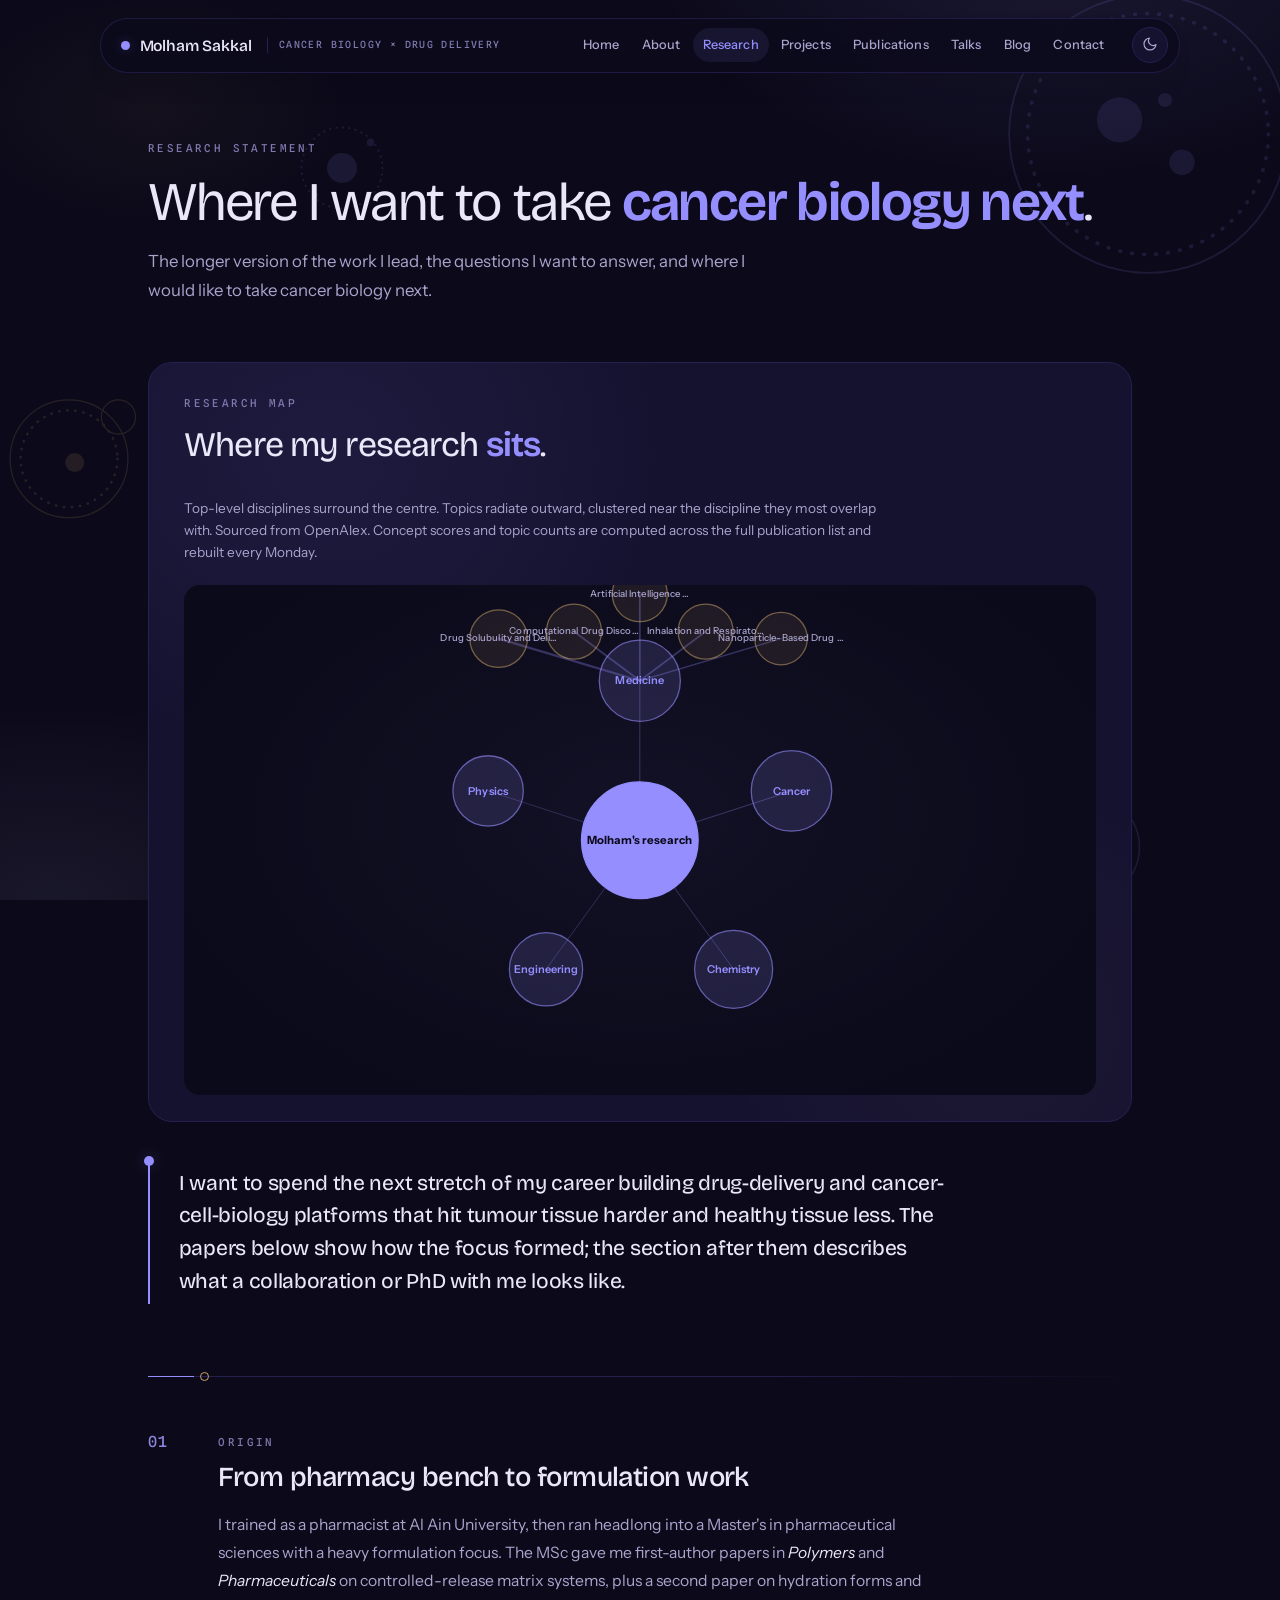
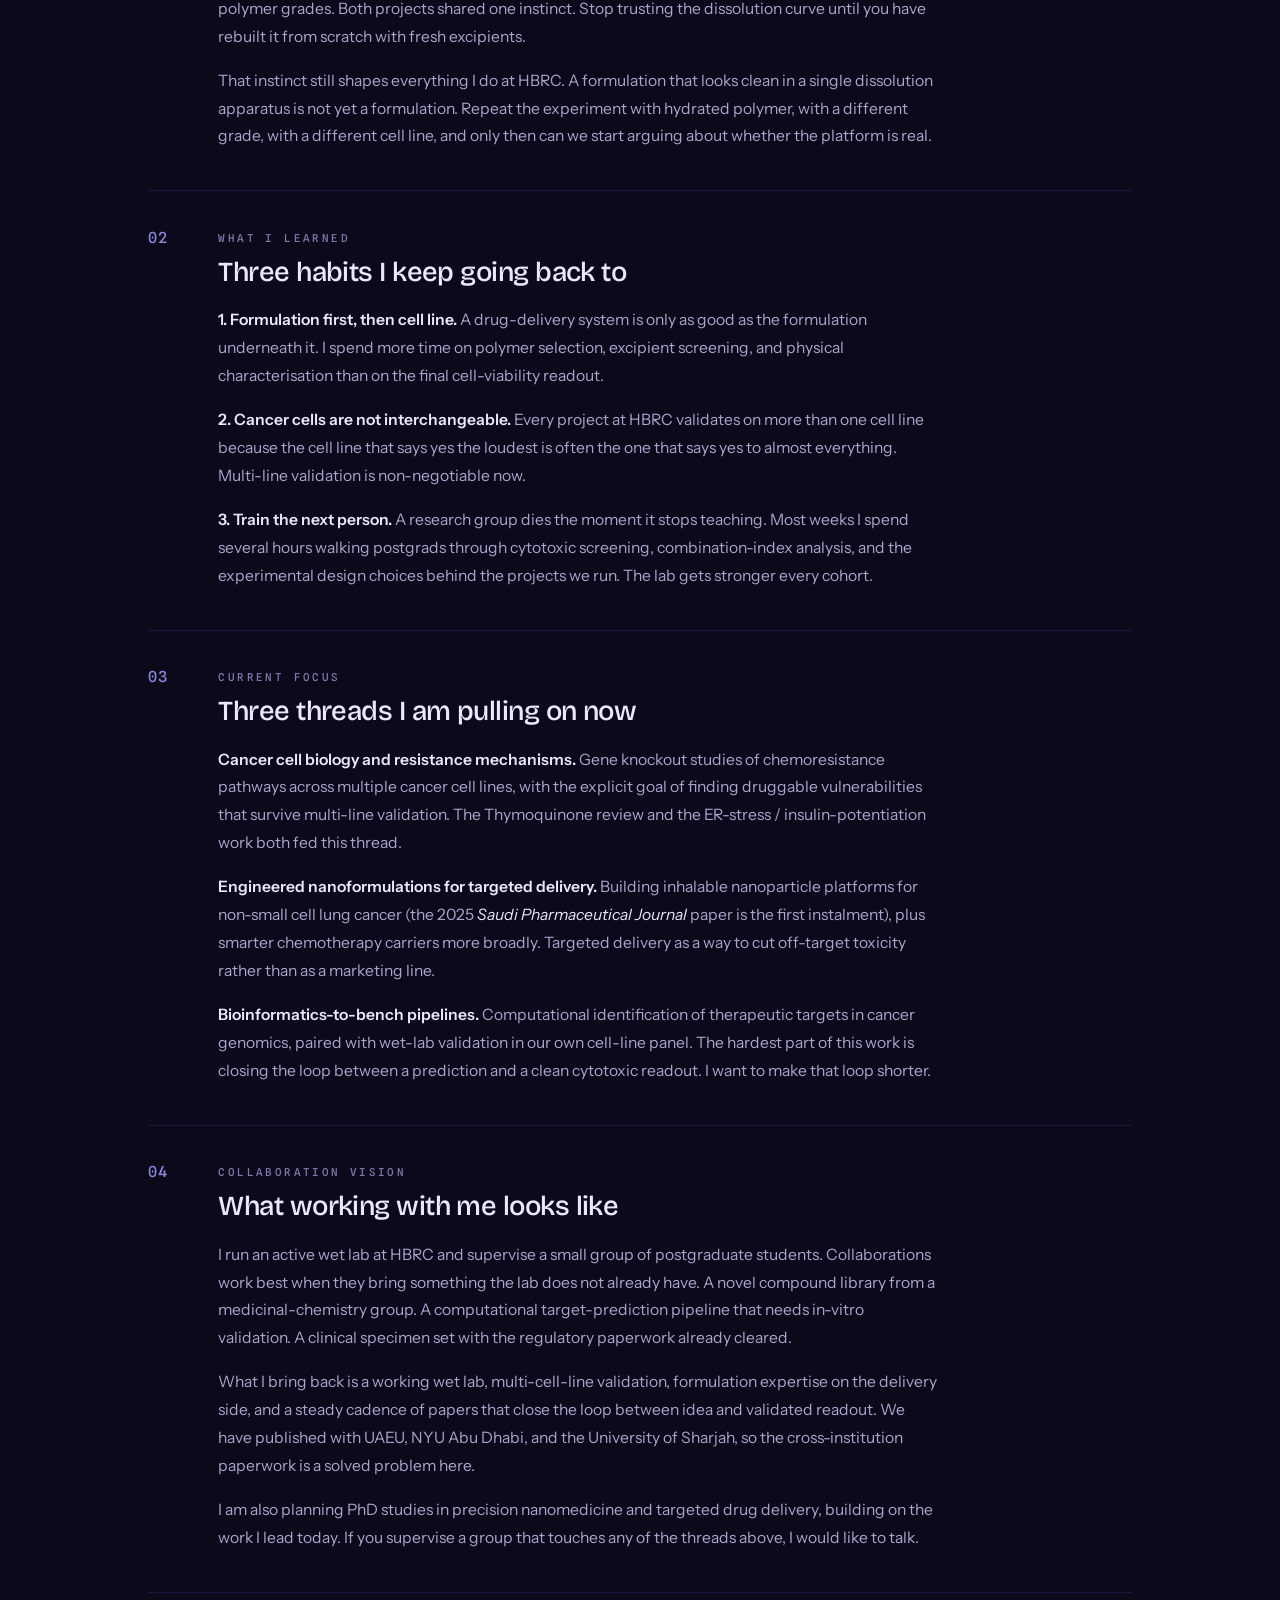
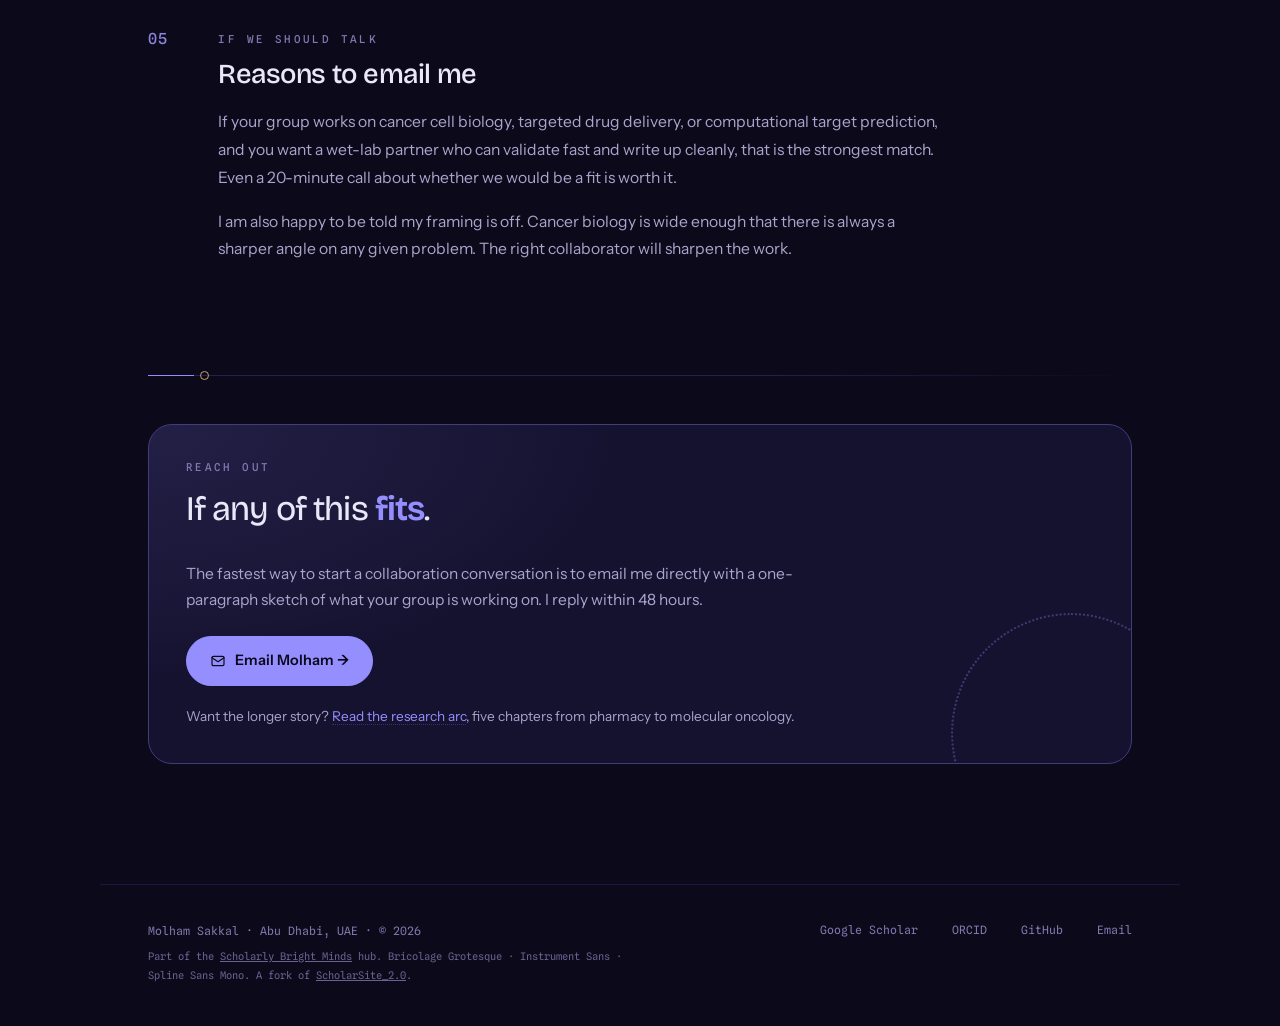
<file: research.html>
<!DOCTYPE html>
<html lang="en">
<head>
<meta charset="UTF-8">
<meta name="viewport" content="width=device-width, initial-scale=1.0">
<meta name="description" content="Research statement by Molham Sakkal: the longer story of his work on cancer cell biology, drug delivery, and engineered nanoformulations for targeted cancer therapy. Written for prospective collaborators and supervisors.">
<meta name="author" content="Molham Sakkal">
<meta name="keywords" content="Molham Sakkal research statement, cancer biology research, drug delivery research, nanomedicine, inhalable nanoparticles NSCLC, molecular oncology, HBRC Al Ain University">
<meta name="theme-color" content="#0c0a1a" media="(prefers-color-scheme: dark)">
<meta name="theme-color" content="#f6f3ec" media="(prefers-color-scheme: light)">
<meta name="robots" content="index, follow, max-image-preview:large, max-snippet:-1">
<title>Research Statement · Molham Sakkal · Cancer Biology &amp; Drug Delivery</title>

<link rel="canonical" href="https://scholarlybrightminds.github.io/molhamsakkal/research.html">

<meta property="og:type" content="article">
<meta property="og:title" content="Research Statement · Molham Sakkal">
<meta property="og:description" content="The longer story of where my research has come from, what I am working on now, and where I want to take cancer biology next.">
<meta property="og:image" content="https://scholarlybrightminds.github.io/molhamsakkal/images/profile.png">
<meta property="og:url" content="https://scholarlybrightminds.github.io/molhamsakkal/research.html">
<meta property="og:site_name" content="Scholarly Bright Minds · Molham Sakkal">
<meta property="og:locale" content="en_US">

<meta name="twitter:card" content="summary_large_image">
<meta name="twitter:title" content="Research Statement · Molham Sakkal">
<meta name="twitter:description" content="Where my research has come from, what I am working on, and what a collaboration with me would look like.">
<meta name="twitter:image" content="https://scholarlybrightminds.github.io/molhamsakkal/images/profile.png">

<link rel="sitemap" type="application/xml" href="/molhamsakkal/sitemap.xml">

<link rel="icon" href="images/profile.png" type="image/png">
<link rel="apple-touch-icon" href="images/profile.png">

<link rel="preconnect" href="https://fonts.googleapis.com">
<link rel="preconnect" href="https://fonts.gstatic.com" crossorigin>
<link href="https://fonts.googleapis.com/css2?family=Bricolage+Grotesque:opsz,wght@12..96,200..800&family=Instrument+Sans:ital,wght@0,400..700;1,400..700&family=Spline+Sans+Mono:wght@300..700&display=swap" rel="stylesheet">

<script type="application/ld+json">
{
  "@context": "https://schema.org",
  "@type": "AboutPage",
  "url": "https://scholarlybrightminds.github.io/molhamsakkal/research.html",
  "name": "Research Statement · Molham Sakkal",
  "isPartOf": {
    "@type": "WebSite",
    "url": "https://scholarlybrightminds.github.io/molhamsakkal/"
  },
  "mainEntity": {
    "@type": "Person",
    "@id": "https://scholarlybrightminds.github.io/molhamsakkal/#person",
    "name": "Molham Sakkal",
    "jobTitle": "Laboratory & Research Supervisor",
    "alumniOf": {
      "@type": "CollegeOrUniversity",
      "name": "Al Ain University"
    },
    "knowsAbout": [
      "Cancer cell biology",
      "Drug delivery",
      "Nanomedicine",
      "Inhalable nanoparticles",
      "Targeted cancer therapy",
      "Molecular oncology",
      "Combination chemotherapy",
      "Gene knockout studies"
    ]
  }
}
</script>

<script src="theme.config.js"></script>
<link rel="stylesheet" href="styles.css">
<link rel="stylesheet" href="research.css">
<script src="research-map.js" defer></script>
</head>
<body>

<div class="mol-bg" aria-hidden="true">
    <svg class="mol-1" viewBox="0 0 240 240"><circle cx="120" cy="120" r="98" class="v-m"/><circle cx="120" cy="120" r="85" class="v-b"/><circle cx="100" cy="110" r="16" class="v-c"/><circle cx="144" cy="140" r="9" class="v-c"/><circle cx="132" cy="96" r="5" class="v-c"/></svg>
    <svg class="mol-2 amber" viewBox="0 0 200 200"><circle cx="100" cy="104" r="62" class="v-m"/><circle cx="100" cy="104" r="51" class="v-b"/><circle cx="152" cy="60" r="18" class="v-m"/><circle cx="106" cy="108" r="10" class="v-c"/></svg>
    <svg class="mol-3" viewBox="0 0 280 200"><circle cx="96" cy="100" r="70" class="v-m"/><circle cx="96" cy="100" r="58" class="v-b"/><circle cx="196" cy="100" r="48" class="v-m"/><circle cx="196" cy="100" r="38" class="v-b"/><circle cx="84" cy="92" r="11" class="v-c"/><circle cx="204" cy="106" r="8" class="v-c"/></svg>
    <svg class="mol-4" viewBox="0 0 160 160"><circle cx="80" cy="80" r="54" class="v-b"/><circle cx="80" cy="80" r="20" class="v-c"/><circle cx="118" cy="46" r="5" class="v-c"/><circle cx="44" cy="116" r="4" class="v-c"/></svg>
</div>

<nav class="nav" data-page="research"><a href="index.html" class="brand">
                <span class="brand-dot"></span>
                Molham Sakkal
                <span class="brand-meta">Cancer Biology × Drug Delivery</span>
            </a>
            <div class="nav-right">
                <div class="hamburger" aria-label="Menu"><div class="bar"></div><div class="bar"></div><div class="bar"></div></div>
                <div class="nav-menu"><a href="index.html" class="nav-item ">Home</a><a href="about.html" class="nav-item ">About</a><a href="research.html" class="nav-item active">Research</a><a href="projects.html" class="nav-item ">Projects</a><a href="publications.html" class="nav-item ">Publications</a><a href="talks.html" class="nav-item ">Talks</a><a href="blog.html" class="nav-item ">Blog</a><a href="contact.html" class="nav-item ">Contact</a></div>
                <button class="theme-toggle" id="themeToggle" aria-label="Toggle theme" title="Toggle day/night">
                    <span class="icon-sun"><svg viewBox="0 0 24 24" fill="none" stroke="currentColor" stroke-width="1.8" stroke-linecap="round" stroke-linejoin="round"><circle cx="12" cy="12" r="4"></circle><path d="M12 2v2M12 20v2M4.93 4.93l1.41 1.41M17.66 17.66l1.41 1.41M2 12h2M20 12h2M4.93 19.07l1.41-1.41M17.66 6.34l1.41-1.41"></path></svg></span>
                    <span class="icon-moon"><svg viewBox="0 0 24 24" fill="none" stroke="currentColor" stroke-width="1.8" stroke-linecap="round" stroke-linejoin="round"><path d="M21 12.79A9 9 0 1 1 11.21 3 7 7 0 0 0 21 12.79z"></path></svg></span>
                </button>
            </div></nav>

<main>

    <section class="sub-hero">
        <p class="sub-meta" data-bind="researchKicker">Research statement</p>
        <h1 data-bind="researchH1">Where I want to take <em>cancer biology next</em>.</h1>
        <p class="sub-lede" data-bind="researchLede"></p>
    </section>

    
    <!-- RESEARCH-MAP:BEGIN -->
    <section class="research-map reveal" aria-labelledby="research-map-h2">
        <p class="sec-kicker">Research map</p>
        <h2 id="research-map-h2" class="sec-title">Where my research <em>sits</em>.</h2>
        <p class="research-map-lede">Top-level disciplines surround the centre. Topics radiate outward, clustered near the discipline they most overlap with. Sourced from OpenAlex. Concept scores and topic counts are computed across the full publication list and rebuilt every Monday.</p>
        <div class="research-map-canvas">
        <svg class="research-map-svg" viewBox="0 0 1000 560" role="img" aria-labelledby="research-map-title research-map-desc">
<title id="research-map-title">Research concept map</title>
<desc id="research-map-desc">A radial map of the research concepts and topics linked to Molham&#x27;s research. Top-level concepts surround the center; topics extend outward.</desc>
<g class="rm-edges">
<line class="rm-edge" data-a="me" data-b="c-medicine" x1="500.0" y1="280.0" x2="500.0" y2="105.0" stroke-width="1.13"/>
<line class="rm-edge" data-a="me" data-b="c-cancer" x1="500.0" y1="280.0" x2="666.4" y2="225.9" stroke-width="1.11"/>
<line class="rm-edge" data-a="me" data-b="c-chemistry" x1="500.0" y1="280.0" x2="602.9" y2="421.6" stroke-width="1.04"/>
<line class="rm-edge" data-a="me" data-b="c-engineering" x1="500.0" y1="280.0" x2="397.1" y2="421.6" stroke-width="0.91"/>
<line class="rm-edge" data-a="me" data-b="c-physics" x1="500.0" y1="280.0" x2="333.6" y2="225.9" stroke-width="0.83"/>
<line class="rm-edge" data-a="t-drug-solubulity-and-delivery-systems" data-b="c-medicine" x1="345.1" y1="58.8" x2="500.0" y2="105.0" stroke-width="2.40"/>
<line class="rm-edge" data-a="t-computational-drug-discovery-methods" data-b="c-medicine" x1="427.8" y1="51.1" x2="500.0" y2="105.0" stroke-width="2.00"/>
<line class="rm-edge" data-a="t-artificial-intelligence-in-healthcare-and-education" data-b="c-medicine" x1="500.0" y1="10.0" x2="500.0" y2="105.0" stroke-width="2.00"/>
<line class="rm-edge" data-a="t-inhalation-and-respiratory-drug-delivery" data-b="c-medicine" x1="572.2" y1="51.1" x2="500.0" y2="105.0" stroke-width="2.00"/>
<line class="rm-edge" data-a="t-nanoparticle-based-drug-delivery" data-b="c-medicine" x1="654.9" y1="58.8" x2="500.0" y2="105.0" stroke-width="1.60"/>
</g>
<g class="rm-nodes">
<g class="rm-node rm-node--center" data-id="me" transform="translate(500.0 280.0)">
<circle r="64" class="rm-node-disc"/>
<text class="rm-node-label" text-anchor="middle" dy="4">Molham&#x27;s research</text>
</g>
<g class="rm-node rm-node--concept" data-id="c-medicine" transform="translate(500.0 105.0)">
<circle r="44.5" class="rm-node-disc"/>
<text class="rm-node-label" text-anchor="middle" dy="4">Medicine</text>
</g>
<g class="rm-node rm-node--concept" data-id="c-cancer" transform="translate(666.4 225.9)">
<circle r="44.2" class="rm-node-disc"/>
<text class="rm-node-label" text-anchor="middle" dy="4">Cancer</text>
</g>
<g class="rm-node rm-node--concept" data-id="c-chemistry" transform="translate(602.9 421.6)">
<circle r="42.8" class="rm-node-disc"/>
<text class="rm-node-label" text-anchor="middle" dy="4">Chemistry</text>
</g>
<g class="rm-node rm-node--concept" data-id="c-engineering" transform="translate(397.1 421.6)">
<circle r="40.2" class="rm-node-disc"/>
<text class="rm-node-label" text-anchor="middle" dy="4">Engineering</text>
</g>
<g class="rm-node rm-node--concept" data-id="c-physics" transform="translate(333.6 225.9)">
<circle r="38.6" class="rm-node-disc"/>
<text class="rm-node-label" text-anchor="middle" dy="4">Physics</text>
</g>
<g class="rm-node rm-node--topic" data-id="t-drug-solubulity-and-delivery-systems" transform="translate(345.1 58.8)">
<circle r="31.6" class="rm-node-disc"/>
<text class="rm-node-label" text-anchor="middle" dy="3">Drug Solubulity and Deli…</text>
</g>
<g class="rm-node rm-node--topic" data-id="t-computational-drug-discovery-methods" transform="translate(427.8 51.1)">
<circle r="30.2" class="rm-node-disc"/>
<text class="rm-node-label" text-anchor="middle" dy="3">Computational Drug Disco…</text>
</g>
<g class="rm-node rm-node--topic" data-id="t-artificial-intelligence-in-healthcare-and-education" transform="translate(500.0 10.0)">
<circle r="30.2" class="rm-node-disc"/>
<text class="rm-node-label" text-anchor="middle" dy="3">Artificial Intelligence …</text>
</g>
<g class="rm-node rm-node--topic" data-id="t-inhalation-and-respiratory-drug-delivery" transform="translate(572.2 51.1)">
<circle r="30.2" class="rm-node-disc"/>
<text class="rm-node-label" text-anchor="middle" dy="3">Inhalation and Respirato…</text>
</g>
<g class="rm-node rm-node--topic" data-id="t-nanoparticle-based-drug-delivery" transform="translate(654.9 58.8)">
<circle r="28.8" class="rm-node-disc"/>
<text class="rm-node-label" text-anchor="middle" dy="3">Nanoparticle-Based Drug …</text>
</g>
</g>
</svg>
        </div>
        <script type="application/json" id="research-map-data">{"center": {"id": "me", "label": "Molham's research", "kind": "center"}, "concepts": [{"id": "c-medicine", "label": "Medicine", "kind": "concept", "score": 0.8144000172615051}, {"id": "c-cancer", "label": "Cancer", "kind": "concept", "score": 0.7728999853134155}, {"id": "c-chemistry", "label": "Chemistry", "kind": "concept", "score": 0.604200005531311}, {"id": "c-engineering", "label": "Engineering", "kind": "concept", "score": 0.2775000035762787}, {"id": "c-physics", "label": "Physics", "kind": "concept", "score": 0.07792329788208008}], "topics": [{"id": "t-drug-solubulity-and-delivery-systems", "label": "Drug Solubulity and Delivery Systems", "kind": "topic", "count": 4, "concept_id": "c-medicine"}, {"id": "t-computational-drug-discovery-methods", "label": "Computational Drug Discovery Methods", "kind": "topic", "count": 3, "concept_id": "c-medicine"}, {"id": "t-artificial-intelligence-in-healthcare-and-education", "label": "Artificial Intelligence in Healthcare and Education", "kind": "topic", "count": 3, "concept_id": "c-medicine"}, {"id": "t-inhalation-and-respiratory-drug-delivery", "label": "Inhalation and Respiratory Drug Delivery", "kind": "topic", "count": 3, "concept_id": "c-medicine"}, {"id": "t-nanoparticle-based-drug-delivery", "label": "Nanoparticle-Based Drug Delivery", "kind": "topic", "count": 2, "concept_id": "c-medicine"}], "edges": [{"a": "me", "b": "c-medicine", "weight": 0.814}, {"a": "me", "b": "c-cancer", "weight": 0.773}, {"a": "me", "b": "c-chemistry", "weight": 0.604}, {"a": "me", "b": "c-engineering", "weight": 0.278}, {"a": "me", "b": "c-physics", "weight": 0.078}, {"a": "t-drug-solubulity-and-delivery-systems", "b": "c-medicine", "weight": 4}, {"a": "t-computational-drug-discovery-methods", "b": "c-medicine", "weight": 3}, {"a": "t-artificial-intelligence-in-healthcare-and-education", "b": "c-medicine", "weight": 3}, {"a": "t-inhalation-and-respiratory-drug-delivery", "b": "c-medicine", "weight": 3}, {"a": "t-nanoparticle-based-drug-delivery", "b": "c-medicine", "weight": 2}]}</script>
    </section>
    <!-- RESEARCH-MAP:END -->
    <section class="reveal research-intro">
        <p class="research-intro-body" data-bind="researchIntro"></p>
    </section>

    <hr class="rule">

    <!-- Research statement sections rendered from SITE_CONFIG.research.sections -->
    <section class="research-sections" data-bind="researchSections"></section>

    <hr class="rule">

    <section class="reveal research-final">
        <p class="sec-kicker">Reach out</p>
        <h2 class="sec-title">If any of this <em>fits</em>.</h2>
        <p class="research-final-body">The fastest way to start a collaboration conversation is to email me directly with a one-paragraph sketch of what your group is working on. I reply within 48 hours.</p>
        <div data-bind="researchFinalCTA"></div>
        <p class="research-final-sub">Want the longer story? <a href="arc.html">Read the research arc</a>, five chapters from pharmacy to molecular oncology.</p>
    </section>

</main>

<footer data-bind="footer"><div class="footer-left">
                <div>Molham Sakkal · Abu Dhabi, UAE · © 2026</div>
                <div class="colophon">
                    Part of the <a href="https://scholarlybrightminds.github.io/">Scholarly Bright Minds</a> hub. Bricolage Grotesque · Instrument Sans · Spline Sans Mono. A fork of <a href="https://github.com/muhammedrashidx/ScholarSite_2.0" target="_blank" rel="noopener">ScholarSite_2.0</a>.
                </div>
            </div>
            <div class="footer-links"><a href="https://scholar.google.com/citations?user=JO1OQj8AAAAJ&amp;hl=en" target="_blank" rel="noopener">Google Scholar</a><a href="https://orcid.org/0000-0001-6081-1284" target="_blank" rel="noopener">ORCID</a><a href="https://github.com/ScholarlyBrightMinds" target="_blank" rel="noopener">GitHub</a><a href="mailto:Molham.sakkal@gmail.com" target="_blank" rel="noopener">Email</a></div></footer>

<script src="scripts.js"></script>
</body>
</html>
</file>
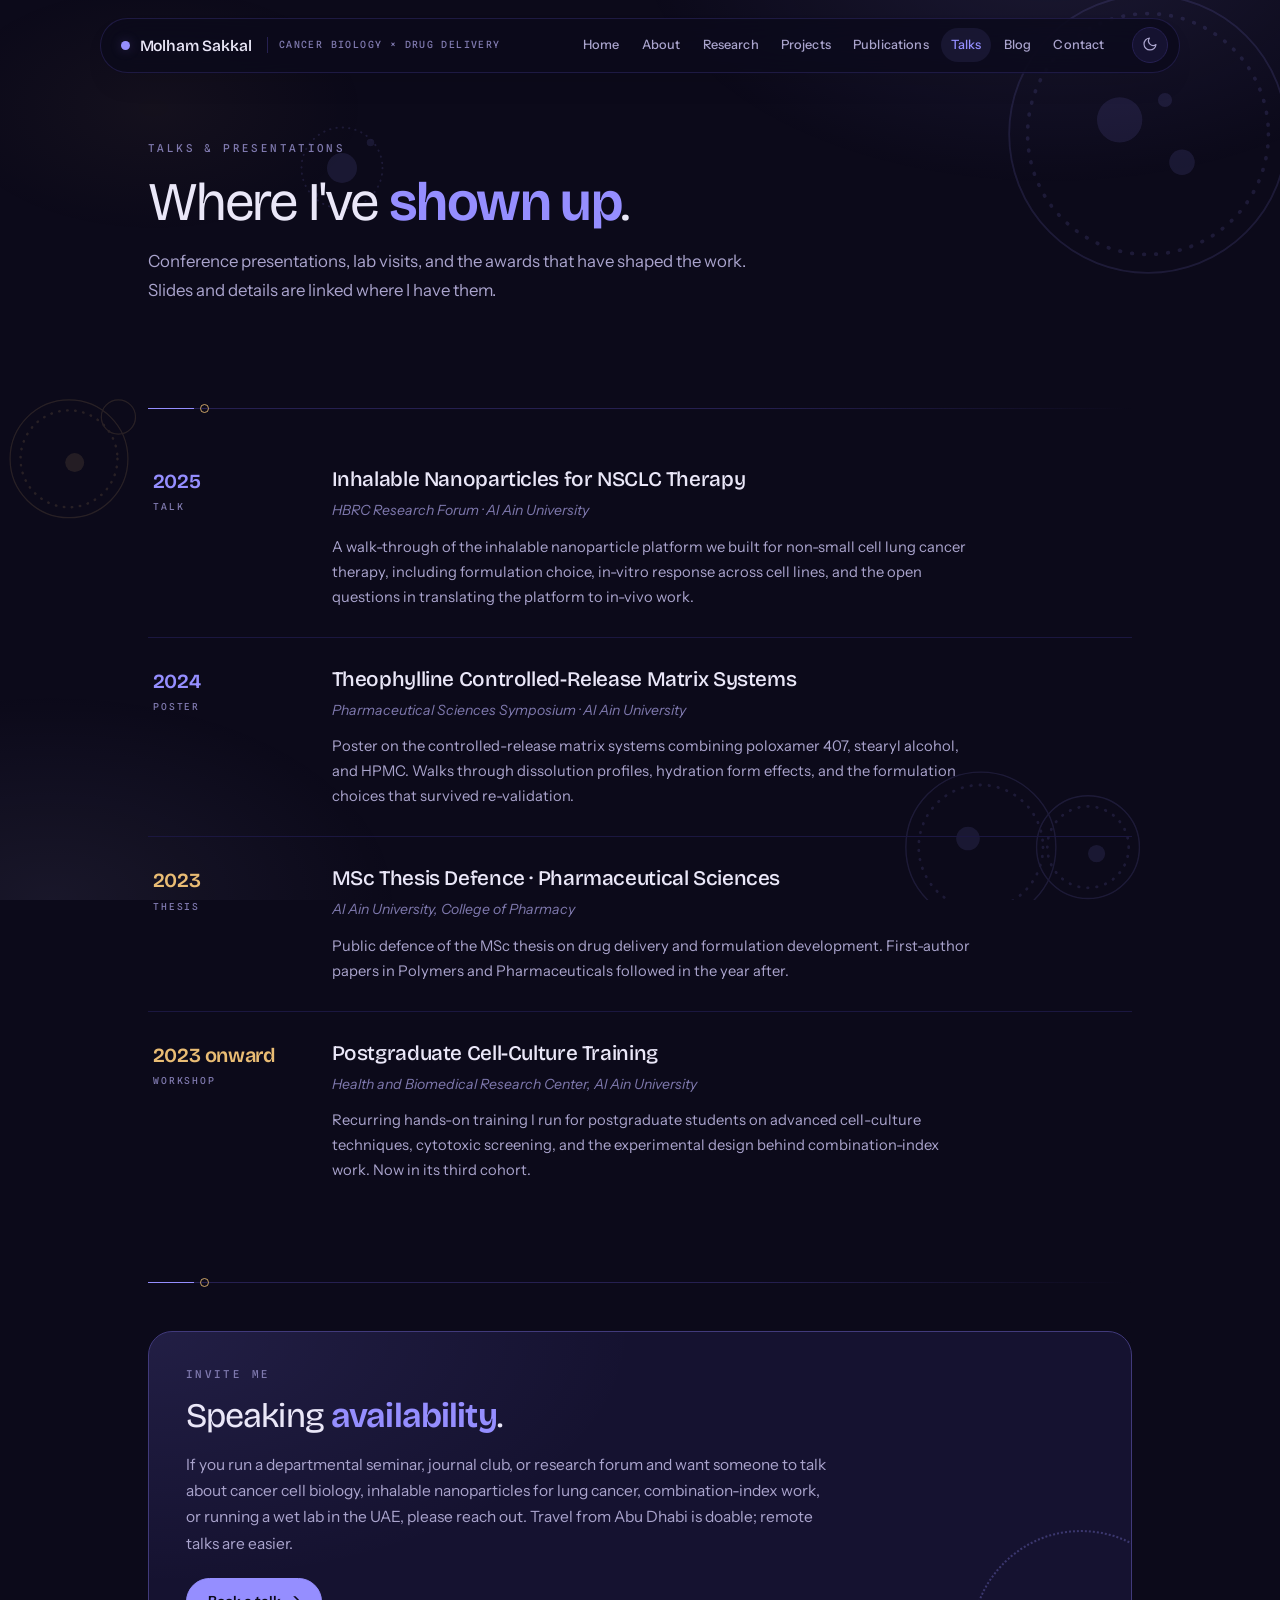
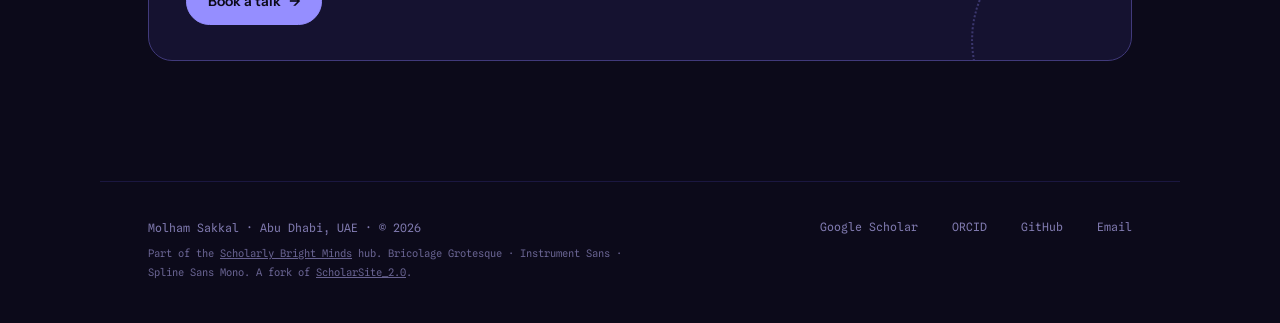
<file: talks.html>
<!DOCTYPE html>
<html lang="en">
<head>
<meta charset="UTF-8">
<meta name="viewport" content="width=device-width, initial-scale=1.0">
<meta name="description" content="Talks, poster presentations, and the postgraduate cell-culture training run by Molham Sakkal, Laboratory and Research Supervisor at HBRC, Al Ain University.">
<meta name="author" content="Molham Sakkal">
<meta name="keywords" content="Molham Sakkal talks, cancer biology presentations, drug delivery posters, HBRC research forum, postgraduate training">
<meta name="theme-color" content="#0c0a1a" media="(prefers-color-scheme: dark)">
<meta name="theme-color" content="#f6f3ec" media="(prefers-color-scheme: light)">
<meta name="robots" content="index, follow, max-image-preview:large, max-snippet:-1">
<title>Talks &amp; Presentations · Molham Sakkal · HBRC Research Forum, Postgrad Training</title>

<link rel="canonical" href="https://scholarlybrightminds.github.io/molhamsakkal/talks.html">

<meta property="og:type" content="website">
<meta property="og:title" content="Talks &amp; Presentations · Molham Sakkal">
<meta property="og:description" content="Conference presentations, lab forum talks, and the postgraduate training I run at HBRC.">
<meta property="og:image" content="https://scholarlybrightminds.github.io/molhamsakkal/images/profile.png">
<meta property="og:url" content="https://scholarlybrightminds.github.io/molhamsakkal/talks.html">
<meta property="og:site_name" content="Scholarly Bright Minds · Molham Sakkal">
<meta property="og:locale" content="en_US">

<meta name="twitter:card" content="summary_large_image">
<meta name="twitter:title" content="Talks &amp; Presentations · Molham Sakkal">
<meta name="twitter:description" content="Conference talks, lab forum presentations, and postgraduate training.">
<meta name="twitter:image" content="https://scholarlybrightminds.github.io/molhamsakkal/images/profile.png">

<link rel="sitemap" type="application/xml" href="/molhamsakkal/sitemap.xml">

<link rel="icon" href="images/profile.png" type="image/png">
<link rel="apple-touch-icon" href="images/profile.png">

<link rel="preconnect" href="https://fonts.googleapis.com">
<link rel="preconnect" href="https://fonts.gstatic.com" crossorigin>
<link href="https://fonts.googleapis.com/css2?family=Bricolage+Grotesque:opsz,wght@12..96,200..800&family=Instrument+Sans:ital,wght@0,400..700;1,400..700&family=Spline+Sans+Mono:wght@300..700&display=swap" rel="stylesheet">

<script type="application/ld+json">
{
  "@context": "https://schema.org",
  "@type": "CollectionPage",
  "url": "https://scholarlybrightminds.github.io/molhamsakkal/talks.html",
  "name": "Talks & Presentations · Molham Sakkal",
  "isPartOf": {
    "@type": "WebSite",
    "url": "https://scholarlybrightminds.github.io/molhamsakkal/"
  },
  "about": {
    "@type": "Person",
    "@id": "https://scholarlybrightminds.github.io/molhamsakkal/#person",
    "name": "Molham Sakkal"
  },
  "mainEntity": {
    "@type": "ItemList",
    "name": "Talks, posters, and training by Molham Sakkal",
    "itemListOrder": "https://schema.org/ItemListOrderDescending",
    "numberOfItems": 4
  }
}
</script>

<script src="theme.config.js"></script>
<link rel="stylesheet" href="styles.css">
<link rel="stylesheet" href="talks.css">
</head>
<body>

<div class="mol-bg" aria-hidden="true">
    <svg class="mol-1" viewBox="0 0 240 240"><circle cx="120" cy="120" r="98" class="v-m"/><circle cx="120" cy="120" r="85" class="v-b"/><circle cx="100" cy="110" r="16" class="v-c"/><circle cx="144" cy="140" r="9" class="v-c"/><circle cx="132" cy="96" r="5" class="v-c"/></svg>
    <svg class="mol-2 amber" viewBox="0 0 200 200"><circle cx="100" cy="104" r="62" class="v-m"/><circle cx="100" cy="104" r="51" class="v-b"/><circle cx="152" cy="60" r="18" class="v-m"/><circle cx="106" cy="108" r="10" class="v-c"/></svg>
    <svg class="mol-3" viewBox="0 0 280 200"><circle cx="96" cy="100" r="70" class="v-m"/><circle cx="96" cy="100" r="58" class="v-b"/><circle cx="196" cy="100" r="48" class="v-m"/><circle cx="196" cy="100" r="38" class="v-b"/><circle cx="84" cy="92" r="11" class="v-c"/><circle cx="204" cy="106" r="8" class="v-c"/></svg>
    <svg class="mol-4" viewBox="0 0 160 160"><circle cx="80" cy="80" r="54" class="v-b"/><circle cx="80" cy="80" r="20" class="v-c"/><circle cx="118" cy="46" r="5" class="v-c"/><circle cx="44" cy="116" r="4" class="v-c"/></svg>
</div>

<nav class="nav" data-page="talks"><a href="index.html" class="brand">
                <span class="brand-dot"></span>
                Molham Sakkal
                <span class="brand-meta">Cancer Biology × Drug Delivery</span>
            </a>
            <div class="nav-right">
                <div class="hamburger" aria-label="Menu"><div class="bar"></div><div class="bar"></div><div class="bar"></div></div>
                <div class="nav-menu"><a href="index.html" class="nav-item ">Home</a><a href="about.html" class="nav-item ">About</a><a href="research.html" class="nav-item ">Research</a><a href="projects.html" class="nav-item ">Projects</a><a href="publications.html" class="nav-item ">Publications</a><a href="talks.html" class="nav-item active">Talks</a><a href="blog.html" class="nav-item ">Blog</a><a href="contact.html" class="nav-item ">Contact</a></div>
                <button class="theme-toggle" id="themeToggle" aria-label="Toggle theme" title="Toggle day/night">
                    <span class="icon-sun"><svg viewBox="0 0 24 24" fill="none" stroke="currentColor" stroke-width="1.8" stroke-linecap="round" stroke-linejoin="round"><circle cx="12" cy="12" r="4"></circle><path d="M12 2v2M12 20v2M4.93 4.93l1.41 1.41M17.66 17.66l1.41 1.41M2 12h2M20 12h2M4.93 19.07l1.41-1.41M17.66 6.34l1.41-1.41"></path></svg></span>
                    <span class="icon-moon"><svg viewBox="0 0 24 24" fill="none" stroke="currentColor" stroke-width="1.8" stroke-linecap="round" stroke-linejoin="round"><path d="M21 12.79A9 9 0 1 1 11.21 3 7 7 0 0 0 21 12.79z"></path></svg></span>
                </button>
            </div></nav>

<main>

    <section class="sub-hero">
        <p class="sub-meta">Talks &amp; Presentations</p>
        <h1>Where I've <em>shown up</em>.</h1>
        <p class="sub-lede" data-bind="talksLede"></p>
    </section>

    <hr class="rule">

    <section class="talks-list" data-bind="talkList"></section>

    <hr class="rule">

    <section class="reveal talks-cta">
        <p class="sec-kicker">Invite me</p>
        <h2 class="sec-title">Speaking <em>availability</em>.</h2>
        <p class="talks-cta-body">If you run a departmental seminar, journal club, or research forum and want someone to talk about cancer cell biology, inhalable nanoparticles for lung cancer, combination-index work, or running a wet lab in the UAE, please reach out. Travel from Abu Dhabi is doable; remote talks are easier.</p>
        <a class="talks-cta-btn" href="contact.html">
            <span>Book a talk</span>
            <span aria-hidden="true">→</span>
        </a>
    </section>

</main>

<footer data-bind="footer"><div class="footer-left">
                <div>Molham Sakkal · Abu Dhabi, UAE · © 2026</div>
                <div class="colophon">
                    Part of the <a href="https://scholarlybrightminds.github.io/">Scholarly Bright Minds</a> hub. Bricolage Grotesque · Instrument Sans · Spline Sans Mono. A fork of <a href="https://github.com/muhammedrashidx/ScholarSite_2.0" target="_blank" rel="noopener">ScholarSite_2.0</a>.
                </div>
            </div>
            <div class="footer-links"><a href="https://scholar.google.com/citations?user=JO1OQj8AAAAJ&amp;hl=en" target="_blank" rel="noopener">Google Scholar</a><a href="https://orcid.org/0000-0001-6081-1284" target="_blank" rel="noopener">ORCID</a><a href="https://github.com/ScholarlyBrightMinds" target="_blank" rel="noopener">GitHub</a><a href="mailto:Molham.sakkal@gmail.com" target="_blank" rel="noopener">Email</a></div></footer>

<script src="scripts.js"></script>
</body>
</html>
</file>
<file: styles.css>
/* ═══════════════════════════════════════════════════════════════════
   Molham Sakkal · "Nanomedicine at night"
   Shared design system for every page.

   Organic and cellular: membrane curves, vesicles, luminous periwinkle
   on deep space violet. Palette values are injected by theme.config.js
   at runtime; never hard-code colors here, use the custom properties.

   Motion rules: fast, ease-out, transform/opacity only, everything
   decorative collapses under prefers-reduced-motion.
   ═══════════════════════════════════════════════════════════════════ */

:root {
    /* Type */
    --display: 'Bricolage Grotesque', 'Avenir Next', 'Trebuchet MS', sans-serif;
    --body:    'Instrument Sans', -apple-system, BlinkMacSystemFont, 'Segoe UI', sans-serif;
    --mono:    'Spline Sans Mono', ui-monospace, 'SF Mono', monospace;

    /* Type scale (minor third-ish, fluid at the top) */
    --fs-hero:  clamp(2.7rem, 6.2vw, 4.5rem);
    --fs-h1:    clamp(2.3rem, 4.8vw, 3.4rem);
    --fs-h2:    clamp(1.65rem, 3vw, 2.15rem);
    --fs-h3:    1.22rem;
    --fs-lede:  1.05rem;
    --fs-body:  0.97rem;
    --fs-small: 0.85rem;
    --fs-tiny:  0.74rem;
    --fs-label: 0.68rem;

    /* Spacing rhythm (8px base) */
    --sp-1: 0.25rem;
    --sp-2: 0.5rem;
    --sp-3: 1rem;
    --sp-4: 1.5rem;
    --sp-5: 2rem;
    --sp-6: 3rem;
    --sp-7: 4.5rem;
    --sp-8: 6rem;

    /* Shape: one soft-membrane radius system, pills for interactive */
    --radius-l: 24px;
    --radius:   16px;
    --radius-s: 10px;

    /* Motion */
    --ease:     cubic-bezier(0.23, 1, 0.32, 1);      /* strong ease-out */
    --ease-io:  cubic-bezier(0.77, 0, 0.175, 1);     /* on-screen moves */
    --t-fast:   160ms;
    --t-med:    240ms;
    --t-reveal: 550ms;

    --container-max: 1080px;

    /* Palette defaults: mirror theme.config.js dark values so the first
       paint before the applier runs is already correct. */
    --bg: #0c0a1a; --bg-soft: #141127; --bg-deep: #070610;
    --card: #151230; --card-soft: #110e26;
    --text: #eae7f8; --text-soft: #aaa4cd; --muted: #7f79ae;
    --border: #262051; --border-s: #1b1740;
    --accent: #958eff; --accent-d: #aea8ff;
    --accent-bg: rgba(149,142,255,0.09); --accent-glow: rgba(149,142,255,0.26);
    --accent-hi: #c9c5ff;
    --amber: #e9bc74; --amber-bg: rgba(233,188,116,0.10); --amber-glow: rgba(233,188,116,0.20);

    /* Derived surfaces */
    --shadow-card:  0 24px 48px -28px rgba(4, 2, 16, 0.65);
    --shadow-modal: 0 32px 80px -24px rgba(4, 2, 16, 0.75);
    --mol-opacity:  0.13;
    --glow-opacity: 1;
    --nav-veil:     color-mix(in srgb, var(--bg) 82%, transparent);
}
:root[data-theme="light"] {
    --shadow-card:  0 20px 44px -28px rgba(62, 52, 130, 0.18);
    --shadow-modal: 0 30px 70px -24px rgba(62, 52, 130, 0.22);
    --mol-opacity:  0.10;
    --glow-opacity: 0.7;
    --nav-veil:     color-mix(in srgb, var(--bg) 86%, transparent);
}

/* ─── Reset & base ─────────────────────────────────────────────── */
*, *::before, *::after { margin: 0; padding: 0; box-sizing: border-box; }
html { scroll-behavior: smooth; }

body {
    font-family: var(--body);
    font-weight: 400;
    font-size: var(--fs-body);
    line-height: 1.6;
    background: var(--bg);
    color: var(--text);
    overflow-x: hidden;
    position: relative;
    min-height: 100vh;
    transition: background-color .5s var(--ease), color .35s var(--ease);
    -webkit-font-smoothing: antialiased;
    text-rendering: optimizeLegibility;
}

::selection {
    background: color-mix(in srgb, var(--accent) 30%, transparent);
    color: var(--text);
}

/* ─── Night-field glow: two soft radial pools of light, fixed ──── */
body::before {
    content: '';
    position: fixed;
    inset: 0;
    z-index: 0;
    pointer-events: none;
    opacity: var(--glow-opacity);
    background:
        radial-gradient(46% 38% at 82% -6%,
            color-mix(in srgb, var(--accent) 11%, transparent), transparent 70%),
        radial-gradient(38% 32% at 4% 100%,
            color-mix(in srgb, var(--accent-hi) 7%, transparent), transparent 72%),
        radial-gradient(24% 20% at 12% 12%,
            color-mix(in srgb, var(--amber) 4%, transparent), transparent 70%);
    transition: opacity .5s var(--ease);
}

/* ─── Vesicle field: the cellular signature motif ───────────────
   Each .mol-N is an SVG "vesicle": a membrane circle, a beaded lipid
   ring (dotted stroke, round caps), and cargo dots inside. They drift
   and breathe on a very slow ambient loop. ─────────────────────── */
.mol-bg {
    position: fixed;
    inset: 0;
    pointer-events: none;
    z-index: 0;
    overflow: hidden;
}
.mol-bg svg {
    position: absolute;
    opacity: var(--mol-opacity);
    transition: opacity .5s var(--ease);
    will-change: transform;
}
.mol-bg .v-m {
    fill: none;
    stroke: var(--accent);
    stroke-width: 1.3;
}
.mol-bg .v-b {
    fill: none;
    stroke: var(--accent);
    stroke-width: 2.6;
    stroke-linecap: round;
    stroke-dasharray: 0.5 8;
}
.mol-bg .v-c {
    fill: var(--accent);
    stroke: none;
    opacity: 0.85;
}
.mol-bg svg.amber .v-m,
.mol-bg svg.amber .v-b { stroke: var(--amber); }
.mol-bg svg.amber .v-c { fill: var(--amber); }

.mol-1 { top: -4%;   right: -3%;  width: 340px; animation: ves-drift-a 74s ease-in-out infinite; }
.mol-2 { top: 40%;   left: -2%;   width: 190px; animation: ves-drift-b 88s ease-in-out infinite; }
.mol-3 { bottom: -6%; right: 8%;  width: 300px; animation: ves-drift-c 96s ease-in-out infinite; }
.mol-4 { top: 12%;   left: 22%;   width: 120px; animation: ves-drift-d 66s ease-in-out infinite; }
.mol-5 { top: 62%;   right: 30%;  width: 90px;  animation: ves-drift-b 80s ease-in-out infinite reverse; }

@keyframes ves-drift-a {
    0%, 100% { transform: translate3d(0,0,0) rotate(0deg) scale(1); }
    50%      { transform: translate3d(-26px, 30px, 0) rotate(9deg) scale(1.04); }
}
@keyframes ves-drift-b {
    0%, 100% { transform: translate3d(0,0,0) rotate(0deg) scale(1); }
    50%      { transform: translate3d(22px, -26px, 0) rotate(-11deg) scale(1.05); }
}
@keyframes ves-drift-c {
    0%, 100% { transform: translate3d(0,0,0) rotate(0deg) scale(1); }
    50%      { transform: translate3d(-18px, -24px, 0) rotate(7deg) scale(0.97); }
}
@keyframes ves-drift-d {
    0%, 100% { transform: translate3d(0,0,0) rotate(0deg) scale(1); }
    50%      { transform: translate3d(16px, 22px, 0) rotate(14deg) scale(1.06); }
}

/* Everything above the background */
.header, main, footer, .nav { position: relative; z-index: 2; }

/* Scrollbar */
::-webkit-scrollbar { width: 9px; }
::-webkit-scrollbar-track { background: var(--bg); }
::-webkit-scrollbar-thumb { background: var(--border); border-radius: 5px; }
::-webkit-scrollbar-thumb:hover { background: var(--muted); }

/* Keyboard focus */
:focus-visible {
    outline: 2px solid var(--accent);
    outline-offset: 3px;
    border-radius: 4px;
}

/* ═══════════════════════════════════════════════════════════════════
   NAV: floating membrane capsule, sticky
   ═══════════════════════════════════════════════════════════════════ */
.nav {
    position: sticky;
    top: 0.9rem;
    z-index: 60;
    max-width: var(--container-max);
    margin: 1.1rem auto 0;
    padding: 0.55rem 0.7rem 0.55rem 1.25rem;
    display: flex;
    justify-content: space-between;
    align-items: center;
    gap: 1.5rem;
    border-radius: 999px;
    background: var(--nav-veil);
    -webkit-backdrop-filter: blur(18px) saturate(1.5);
    backdrop-filter: blur(18px) saturate(1.5);
    border: 1px solid color-mix(in srgb, var(--border) 75%, transparent);
    box-shadow: 0 14px 34px -24px rgba(4, 2, 16, 0.5);
    transition: background-color .5s var(--ease), border-color .5s var(--ease);
}
.brand {
    font-family: var(--display);
    font-size: 0.98rem;
    font-weight: 550;
    letter-spacing: -0.01em;
    display: inline-flex;
    align-items: center;
    gap: 0.6rem;
    color: var(--text);
    text-decoration: none;
    white-space: nowrap;
}
/* Brand mark: a tiny vesicle (core + membrane pulse) */
.brand-dot {
    width: 9px; height: 9px;
    border-radius: 50%;
    background: var(--accent);
    position: relative;
    flex-shrink: 0;
    box-shadow: 0 0 12px var(--accent-glow);
}
.brand-dot::after {
    content: '';
    position: absolute; inset: -4px;
    border-radius: 50%;
    border: 1px solid var(--accent);
    opacity: 0;
    animation: pulse 3.2s var(--ease) infinite;
}
@keyframes pulse {
    0%   { transform: scale(0.7); opacity: 0.8; }
    70%  { transform: scale(1.9); opacity: 0;   }
    100% { opacity: 0; }
}
.brand-meta {
    font-family: var(--mono);
    font-size: 0.62rem;
    font-weight: 500;
    letter-spacing: 0.14em;
    text-transform: uppercase;
    color: var(--muted);
    padding-left: 0.7rem;
    margin-left: 0.35rem;
    border-left: 1px solid var(--border);
}

.nav-right {
    display: flex;
    align-items: center;
    gap: 1.1rem;
}
.nav-menu {
    display: flex;
    gap: 0.15rem;
    align-items: center;
}
.nav-item {
    font-family: var(--body);
    font-size: 0.8rem;
    font-weight: 500;
    letter-spacing: 0.01em;
    color: var(--text-soft);
    text-decoration: none;
    padding: 0.42rem 0.62rem;
    border-radius: 999px;
    position: relative;
    transition: color var(--t-fast) var(--ease), background-color var(--t-fast) var(--ease);
}
.nav-item:hover {
    color: var(--text);
    background: color-mix(in srgb, var(--accent) 10%, transparent);
}
.nav-item:active { transform: scale(0.97); }
.nav-item.active {
    color: var(--accent);
    background: var(--accent-bg);
}

.theme-toggle {
    width: 36px; height: 36px;
    border-radius: 50%;
    border: 1px solid var(--border);
    background: var(--card);
    cursor: pointer;
    display: grid;
    place-items: center;
    color: var(--text-soft);
    padding: 0;
    transition: border-color var(--t-fast) var(--ease),
                color var(--t-fast) var(--ease),
                transform var(--t-fast) var(--ease);
}
.theme-toggle:hover {
    border-color: var(--accent);
    color: var(--accent);
    transform: rotate(18deg);
}
.theme-toggle:active { transform: rotate(18deg) scale(0.94); }
.theme-toggle svg { width: 16px; height: 16px; }
.theme-toggle .icon-moon { display: none; }
:root[data-theme="dark"] .theme-toggle .icon-sun  { display: none; }
:root[data-theme="dark"] .theme-toggle .icon-moon { display: block; }

/* Hamburger (mobile) */
.hamburger {
    display: none;
    cursor: pointer;
    width: 30px;
    height: 30px;
    padding: 6px 4px;
    flex-direction: column;
    justify-content: center;
    gap: 5px;
}
.hamburger .bar {
    height: 1.6px;
    background: var(--text);
    border-radius: 2px;
    transition: transform var(--t-med) var(--ease), opacity var(--t-med) var(--ease);
}
.hamburger.active .bar:nth-child(1) { transform: translateY(6.6px) rotate(45deg); }
.hamburger.active .bar:nth-child(2) { opacity: 0; }
.hamburger.active .bar:nth-child(3) { transform: translateY(-6.6px) rotate(-45deg); }

/* ═══════════════════════════════════════════════════════════════════
   MAIN CONTAINER
   ═══════════════════════════════════════════════════════════════════ */
main {
    max-width: var(--container-max);
    margin: 0 auto;
    padding: 0 3rem 4rem;
}
.container {
    max-width: var(--container-max);
    margin: 0 auto;
    padding: 0 3rem;
}

/* ═══════════════════════════════════════════════════════════════════
   HERO (home page)
   ═══════════════════════════════════════════════════════════════════ */
.hero {
    padding: 4.5rem 0 3.5rem;
    display: grid;
    grid-template-columns: 1.25fr 0.75fr;
    gap: 3.5rem;
    align-items: center;
}
.hero-text { min-width: 0; }
.hero-status {
    display: inline-flex;
    align-items: center;
    gap: 0.55rem;
    font-family: var(--mono);
    font-size: 0.66rem;
    font-weight: 500;
    letter-spacing: 0.13em;
    text-transform: uppercase;
    color: var(--accent);
    background: var(--accent-bg);
    border: 1px solid color-mix(in srgb, var(--accent) 28%, transparent);
    padding: 0.42rem 0.9rem;
    border-radius: 999px;
    margin-bottom: 1.9rem;
}
.hero-status .live-dot {
    width: 6px; height: 6px;
    border-radius: 50%;
    background: var(--accent);
    position: relative;
    flex-shrink: 0;
}
.hero-status .live-dot::after {
    content: '';
    position: absolute; inset: -3px;
    border-radius: 50%;
    border: 1px solid var(--accent);
    animation: pulse 2.6s var(--ease) infinite;
}
.hero-meta {
    font-family: var(--mono);
    font-size: 0.7rem;
    letter-spacing: 0.16em;
    text-transform: uppercase;
    color: var(--muted);
    margin-bottom: 1.4rem;
}
.hero h1 {
    font-family: var(--display);
    font-size: var(--fs-hero);
    font-weight: 380;
    line-height: 1.0;
    letter-spacing: -0.035em;
    margin-bottom: 1.4rem;
    color: var(--text);
}
.hero h1 em {
    font-style: normal;
    font-weight: 640;
    color: var(--accent);
    position: relative;
    padding-right: 0.32em;
}
/* Budding vesicle off the surname: the site's typographic signature */
.hero h1 em::after {
    content: '';
    position: absolute;
    right: 0.02em; top: 0.06em;
    width: 0.16em; height: 0.16em;
    border-radius: 50%;
    background: var(--amber);
    box-shadow: 0 0 18px var(--amber-glow);
}
.hero-tagline {
    font-family: var(--display);
    font-size: clamp(1.08rem, 1.7vw, 1.3rem);
    font-weight: 420;
    letter-spacing: -0.012em;
    color: var(--text-soft);
    line-height: 1.5;
    max-width: 540px;
    margin-bottom: 1.6rem;
}
.hero-bio {
    color: var(--text-soft);
    font-size: var(--fs-body);
    line-height: 1.75;
    max-width: 560px;
    margin-bottom: 2rem;
}
.hero-bio a {
    color: var(--accent);
    text-decoration: none;
    border-bottom: 1px dotted var(--accent-glow);
}
.hero-bio a:hover { color: var(--accent-d); }

/* Profile side: organic membrane blob + slow-orbiting beaded ring,
   mounted on a specimen slide. border-image cannot follow the blob's
   radius, so the one rectangle here is deliberate: organic matter on
   instrument glass. The faint mat below is the static base; the
   scanner arc and the slow eluting swell animate only under
   prefers-reduced-motion: no-preference further down. */
.hero-image {
    position: relative;
    aspect-ratio: 1 / 1;
    max-width: 330px;
    margin: 0 auto;
    --mat: color-mix(in srgb, var(--accent) 24%, transparent);
    --arc: color-mix(in srgb, var(--accent) 74%, transparent);
    border: 1px solid transparent;
    border-image-source: linear-gradient(var(--mat), var(--mat));
    border-image-slice: 1;
    border-image-width: 1.5px;
    border-image-outset: 18px;
    transition: --arc 0.6s var(--ease);
}
.hero-image::before {
    content: '';
    position: absolute;
    inset: -30px;
    border-radius: 50%;
    border: 2px dotted color-mix(in srgb, var(--accent) 42%, transparent);
    animation: spinSlow 110s linear infinite;
}
.hero-image::after {
    content: '';
    position: absolute;
    inset: -14%;
    z-index: -1;
    border-radius: 50%;
    background: radial-gradient(50% 50% at 50% 50%,
        color-mix(in srgb, var(--accent) 17%, transparent), transparent 70%);
}
@keyframes spinSlow { to { transform: rotate(360deg); } }
.hero-image img {
    width: 100%;
    height: 100%;
    object-fit: cover;
    border-radius: 46% 54% 52% 48% / 55% 44% 56% 45%;
    border: 2px solid color-mix(in srgb, var(--accent) 30%, var(--border));
    filter: saturate(0.96);
}

/* Night-shift patrol: a lit arc circulates the specimen slide, phase
   companion to the beaded orbit above (five laps per orbit). Hover
   powers the searchlight up and quickens it. The eluting swell breathes
   the frame outward like a nanocarrier releasing payload. Keyframes are
   joined to the bloomIn entrance list near the end of this file. */
@property --scan {
    syntax: "<angle>";
    initial-value: 0deg;
    inherits: false;
}
@property --arc {
    syntax: "<color>";
    initial-value: rgba(0, 0, 0, 0);
    inherits: false;
}
@media (prefers-reduced-motion: no-preference) {
    .hero-image {
        border-image-source: conic-gradient(from var(--scan, 0deg),
            var(--mat) 0 290deg,
            var(--arc) 340deg 352deg,
            var(--mat) 356deg);
    }
    .hero-image:hover {
        --arc: color-mix(in srgb, var(--accent) 96%, white);
        --scan-period: 8s;
    }
    @keyframes scanPatrol { to { --scan: 360deg; } }
    @keyframes elute {
        from { border-image-outset: 18px; }
        to   { border-image-outset: 23px; }
    }
}

/* Hero chips */
.chips {
    display: flex;
    flex-wrap: wrap;
    gap: 0.5rem;
    margin-bottom: 2rem;
}
.chip {
    display: inline-flex;
    align-items: center;
    gap: 0.45rem;
    background: color-mix(in srgb, var(--card) 72%, transparent);
    border: 1px solid var(--border);
    border-radius: 999px;
    padding: 0.44rem 0.95rem;
    font-size: 0.78rem;
    color: var(--text-soft);
    font-weight: 500;
    transition: transform var(--t-fast) var(--ease),
                border-color var(--t-fast) var(--ease),
                color var(--t-fast) var(--ease);
}
.chip:hover {
    transform: translateY(-1px);
    border-color: color-mix(in srgb, var(--accent) 45%, var(--border));
    color: var(--text);
}
.chip .dot { display: none; }
.chip.gold {
    border-color: color-mix(in srgb, var(--amber) 40%, var(--border));
    color: var(--amber);
    background: var(--amber-bg);
}

/* Social row */
.social-links {
    display: flex;
    gap: 0.65rem;
    flex-wrap: wrap;
}
.social-icon {
    width: 40px; height: 40px;
    border-radius: 50%;
    background: var(--card);
    border: 1px solid var(--border);
    display: grid;
    place-items: center;
    color: var(--text-soft);
    text-decoration: none;
    transition: transform var(--t-fast) var(--ease),
                border-color var(--t-fast) var(--ease),
                color var(--t-fast) var(--ease),
                box-shadow var(--t-fast) var(--ease);
}
.social-icon:hover {
    border-color: var(--accent);
    color: var(--accent);
    transform: translateY(-2px);
    box-shadow: 0 10px 22px -14px var(--accent-glow);
}
.social-icon:active { transform: translateY(-1px) scale(0.96); }
.social-icon svg { width: 16px; height: 16px; }

/* ═══════════════════════════════════════════════════════════════════
   SECTION STRUCTURE (shared across pages)
   ═══════════════════════════════════════════════════════════════════ */

/* Membrane strand divider: hairline + one small vesicle ring */
.rule {
    border: none;
    height: 1px;
    background: linear-gradient(90deg, var(--border) 0%, var(--border) 62%, transparent 100%);
    margin: 4.5rem 0 3rem;
    position: relative;
    overflow: visible;
}
.rule::before {
    content: '';
    display: block;
    width: 46px;
    height: 1px;
    background: var(--accent);
}
.rule::after {
    content: '';
    position: absolute;
    left: 52px; top: -4px;
    width: 9px; height: 9px;
    border-radius: 50%;
    border: 1.5px solid var(--amber);
    opacity: 0.85;
    background: transparent;
}

.sec-kicker {
    font-family: var(--mono);
    font-size: var(--fs-label);
    font-weight: 500;
    letter-spacing: 0.22em;
    text-transform: uppercase;
    color: var(--muted);
    margin-bottom: 0.85rem;
}
.sec-title {
    font-family: var(--display);
    font-size: var(--fs-h2);
    font-weight: 420;
    line-height: 1.12;
    letter-spacing: -0.025em;
    margin-bottom: 2rem;
    color: var(--text);
}
.sec-title em {
    font-style: normal;
    font-weight: 640;
    color: var(--accent);
}

/* Sub-page hero */
.sub-hero {
    padding: 4.2rem 0 2rem;
}
.sub-hero h1 {
    font-family: var(--display);
    font-size: var(--fs-h1);
    font-weight: 380;
    line-height: 1.03;
    letter-spacing: -0.03em;
    color: var(--text);
    margin-bottom: 0.6rem;
}
.sub-hero h1 em {
    font-style: normal;
    font-weight: 640;
    color: var(--accent);
}
.sub-hero .sub-meta {
    font-family: var(--mono);
    font-size: var(--fs-label);
    font-weight: 500;
    letter-spacing: 0.22em;
    text-transform: uppercase;
    color: var(--muted);
    margin-bottom: 1rem;
}
.sub-hero .sub-lede {
    max-width: 620px;
    margin-top: 1.1rem;
    font-size: var(--fs-lede);
    color: var(--text-soft);
    line-height: 1.7;
}

/* Sub-hero entrance (fast, staggered, ease-out) */
.sub-hero > * {
    opacity: 0;
    transform: translateY(14px);
    animation: riseIn var(--t-reveal) var(--ease) forwards;
}
.sub-hero > *:nth-child(1) { animation-delay: 40ms; }
.sub-hero > *:nth-child(2) { animation-delay: 110ms; }
.sub-hero > *:nth-child(3) { animation-delay: 180ms; }

/* ═══════════════════════════════════════════════════════════════════
   FOOTER
   ═══════════════════════════════════════════════════════════════════ */
footer {
    max-width: var(--container-max);
    margin: 3.5rem auto 0;
    padding: 2.2rem 3rem 2.6rem;
    border-top: 1px solid var(--border-s);
    display: grid;
    grid-template-columns: 1fr auto;
    gap: 1.6rem;
    align-items: start;
    font-family: var(--mono);
    font-size: 0.72rem;
    color: var(--muted);
    position: relative;
    z-index: 2;
}
.footer-left { line-height: 1.8; }
.footer-left .colophon {
    margin-top: 0.35rem;
    font-size: 0.65rem;
    opacity: 0.8;
    max-width: 500px;
}
.footer-left .colophon a { color: var(--muted); }
.footer-left .colophon a:hover { color: var(--accent); }
.footer-links {
    display: flex;
    gap: 1.4rem;
    align-items: center;
    flex-wrap: wrap;
}
.footer-links a {
    color: var(--muted);
    text-decoration: none;
    transition: color var(--t-fast) var(--ease);
    display: inline-flex;
    align-items: center;
    gap: 0.3rem;
}
.footer-links a:hover { color: var(--accent); }
.footer-links a::before {
    content: '→';
    color: var(--accent);
    opacity: 0;
    transform: translateX(-4px);
    transition: opacity var(--t-fast) var(--ease), transform var(--t-fast) var(--ease);
}
.footer-links a:hover::before { opacity: 1; transform: translateX(0); }

/* ═══════════════════════════════════════════════════════════════════
   REVEAL & ENTRANCE MOTION
   ═══════════════════════════════════════════════════════════════════ */
.reveal {
    opacity: 0;
    transform: translateY(16px);
    transition: opacity var(--t-reveal) var(--ease), transform var(--t-reveal) var(--ease);
}
.reveal.vis {
    opacity: 1;
    transform: translateY(0);
}
.reveal-d1 { transition-delay: 60ms; }
.reveal-d2 { transition-delay: 120ms; }
.reveal-d3 { transition-delay: 180ms; }
.reveal-d4 { transition-delay: 240ms; }

@keyframes riseIn {
    from { opacity: 0; transform: translateY(14px); }
    to   { opacity: 1; transform: translateY(0); }
}

/* Home hero entrance: text column staggers up, portrait blooms in */
.hero-text > * {
    opacity: 0;
    transform: translateY(16px);
    animation: riseIn 520ms var(--ease) forwards;
}
.hero-text > *:nth-child(1) { animation-delay: 60ms; }
.hero-text > *:nth-child(2) { animation-delay: 130ms; }
.hero-text > *:nth-child(3) { animation-delay: 200ms; }
.hero-text > *:nth-child(4) { animation-delay: 270ms; }
.hero-text > *:nth-child(5) { animation-delay: 340ms; }
.hero-text > *:nth-child(6) { animation-delay: 410ms; }

.hero-image {
    opacity: 0;
    transform: scale(0.95) translateY(10px);
    /* one list: entrance + patrol + elution (a later lone animation
       declaration would cancel the others) */
    animation:
        bloomIn 640ms 180ms var(--ease) forwards,
        scanPatrol var(--scan-period, 22s) linear infinite,
        elute 15s ease-in-out infinite alternate;
    animation-play-state: var(--sbm-anim, running);
}
@keyframes bloomIn {
    from { opacity: 0; transform: scale(0.95) translateY(10px); }
    to   { opacity: 1; transform: scale(1) translateY(0); }
}

/* ═══════════════════════════════════════════════════════════════════
   COLLABORATION CTA: luminous membrane panel on the home page
   ═══════════════════════════════════════════════════════════════════ */
.phd-cta {
    position: relative;
    margin: 2.6rem 0 1rem;
    border-radius: var(--radius-l);
    background:
        radial-gradient(90% 130% at 4% 0%,
            color-mix(in srgb, var(--accent) 13%, transparent), transparent 55%),
        radial-gradient(70% 110% at 100% 100%,
            color-mix(in srgb, var(--amber) 7%, transparent), transparent 60%),
        var(--card);
    border: 1px solid color-mix(in srgb, var(--accent) 26%, var(--border));
    box-shadow: 0 30px 70px -42px var(--accent-glow);
    overflow: hidden;
    isolation: isolate;
}
/* A large vesicle surfacing on the panel's right edge */
.phd-cta::after {
    content: '';
    position: absolute;
    right: -70px; bottom: -110px;
    width: 300px; height: 300px;
    border-radius: 50%;
    border: 2px dotted color-mix(in srgb, var(--accent) 34%, transparent);
    z-index: -1;
}
.phd-cta::before {
    content: '';
    position: absolute;
    right: 20px; bottom: -20px;
    width: 120px; height: 120px;
    border-radius: 50%;
    background: radial-gradient(circle,
        color-mix(in srgb, var(--accent) 16%, transparent), transparent 70%);
    z-index: -1;
}
.phd-cta-inner {
    padding: 2.1rem 2.4rem 2.2rem;
    display: grid;
    gap: 0.9rem;
    position: relative;
}
.phd-cta-ribbon {
    align-self: start;
    justify-self: start;
    display: inline-flex;
    align-items: center;
    gap: 0.5rem;
    font-family: var(--mono);
    font-size: 0.64rem;
    font-weight: 600;
    letter-spacing: 0.2em;
    text-transform: uppercase;
    color: var(--bg);
    background: var(--accent);
    padding: 0.34rem 0.85rem;
    border-radius: 999px;
    box-shadow: 0 10px 24px -10px var(--accent-glow);
}
.phd-cta-ribbon::before {
    content: '';
    width: 6px; height: 6px;
    border-radius: 50%;
    background: var(--bg);
    opacity: 0.85;
}
.phd-cta-title {
    font-family: var(--display);
    font-size: clamp(1.45rem, 2.3vw, 1.8rem);
    font-weight: 480;
    line-height: 1.2;
    letter-spacing: -0.02em;
    color: var(--text);
    margin: 0;
}
.phd-cta-body {
    font-size: var(--fs-body);
    line-height: 1.68;
    color: var(--text-soft);
    max-width: 660px;
    margin: 0;
}
.phd-cta-actions {
    display: flex;
    flex-wrap: wrap;
    gap: 0.6rem;
    margin-top: 0.5rem;
}
.phd-cta-btn {
    display: inline-flex;
    align-items: center;
    gap: 0.55rem;
    padding: 0.72rem 1.25rem;
    border-radius: 999px;
    font-family: var(--body);
    font-size: 0.85rem;
    font-weight: 600;
    text-decoration: none;
    border: 1px solid transparent;
    white-space: nowrap;
    transition: transform var(--t-fast) var(--ease),
                background-color var(--t-fast) var(--ease),
                border-color var(--t-fast) var(--ease),
                color var(--t-fast) var(--ease),
                box-shadow var(--t-fast) var(--ease);
}
.phd-cta-btn:active { transform: scale(0.97); }
.phd-cta-btn svg { width: 15px; height: 15px; }
.phd-cta-btn--primary {
    background: var(--accent);
    color: var(--bg);
    border-color: var(--accent);
}
.phd-cta-btn--primary:hover {
    background: var(--accent-d);
    border-color: var(--accent-d);
    transform: translateY(-2px);
    box-shadow: 0 14px 28px -12px var(--accent-glow);
}
.phd-cta-btn--secondary {
    background: transparent;
    color: var(--accent);
    border-color: color-mix(in srgb, var(--accent) 40%, transparent);
}
.phd-cta-btn--secondary:hover {
    background: var(--accent-bg);
    border-color: var(--accent);
    transform: translateY(-2px);
}
.phd-cta-arrow { transition: transform var(--t-fast) var(--ease); }
.phd-cta-btn--secondary:hover .phd-cta-arrow { transform: translateX(3px); }
.phd-cta-btn--tertiary {
    background: color-mix(in srgb, var(--bg-soft) 80%, transparent);
    color: var(--text-soft);
    border-color: var(--border);
}
.phd-cta-btn--tertiary:hover {
    color: var(--amber);
    border-color: color-mix(in srgb, var(--amber) 40%, var(--border));
    background: var(--amber-bg);
    transform: translateY(-2px);
}

/* ═══════════════════════════════════════════════════════════════════
   IMPACT STATS: borderless numeric band, hairline separated
   Numbers count up on first view (mol-motion.js).
   ═══════════════════════════════════════════════════════════════════ */
.impact-section .impact-lede {
    max-width: 620px;
    margin: -0.7rem 0 2.2rem;
    color: var(--text-soft);
    font-size: var(--fs-body);
    line-height: 1.65;
}
.impact-grid {
    display: grid;
    grid-template-columns: repeat(5, 1fr);
}
.impact-tile {
    padding: 0.4rem 1.6rem 0.6rem;
    border-left: 1px solid var(--border-s);
    position: relative;
    transition: transform var(--t-med) var(--ease);
}
.impact-tile:first-child { border-left: none; padding-left: 0; }
.impact-tile:hover { transform: translateY(-3px); }
.impact-num {
    font-family: var(--display);
    font-size: clamp(2.5rem, 4.2vw, 3.3rem);
    font-weight: 560;
    line-height: 1;
    letter-spacing: -0.04em;
    color: var(--accent);
    margin-bottom: 0.55rem;
    font-variant-numeric: tabular-nums;
}
.impact-tile--gold .impact-num { color: var(--amber); }
.impact-label {
    font-family: var(--body);
    font-size: 0.92rem;
    font-weight: 600;
    color: var(--text);
    margin-bottom: 0.25rem;
    letter-spacing: -0.005em;
}
.impact-sub {
    font-size: var(--fs-tiny);
    color: var(--text-soft);
    line-height: 1.45;
}

/* ═══════════════════════════════════════════════════════════════════
   HOME PILLARS: one membrane surface, three cells, hairline divided
   ═══════════════════════════════════════════════════════════════════ */
.home-pillars {
    display: grid;
    grid-template-columns: repeat(3, 1fr);
    margin-top: 2rem;
    background: color-mix(in srgb, var(--card) 78%, transparent);
    border: 1px solid var(--border);
    border-radius: var(--radius-l);
    overflow: hidden;
}
.hp-card {
    padding: 1.7rem 1.6rem 1.8rem;
    border-left: 1px solid var(--border-s);
    transition: background-color var(--t-med) var(--ease);
}
.hp-card:first-child { border-left: none; }
.hp-card:hover { background: color-mix(in srgb, var(--accent) 5%, transparent); }
.hp-icon {
    width: 42px; height: 42px;
    border-radius: 50%;
    background: var(--accent-bg);
    border: 1px dashed color-mix(in srgb, var(--accent) 38%, transparent);
    display: grid;
    place-items: center;
    color: var(--accent);
    margin-bottom: 1rem;
    transition: transform var(--t-med) var(--ease);
}
.hp-card:hover .hp-icon { transform: scale(1.08); }
.hp-icon svg { width: 19px; height: 19px; }
.hp-title {
    font-family: var(--display);
    font-size: 1.04rem;
    font-weight: 560;
    letter-spacing: -0.01em;
    margin-bottom: 0.4rem;
    color: var(--text);
}
.hp-desc {
    font-size: var(--fs-small);
    color: var(--text-soft);
    line-height: 1.6;
}

/* ═══════════════════════════════════════════════════════════════════
   PUBLICATION TLDR: plain-language inset per paper
   ═══════════════════════════════════════════════════════════════════ */
.pub-tldr {
    margin: 0.55rem 0 0.85rem;
    padding: 0.72rem 1rem;
    background: var(--accent-bg);
    border-left: 2px solid var(--accent);
    border-radius: 0 var(--radius-s) var(--radius-s) 0;
    font-family: var(--body);
    font-size: 0.89rem;
    line-height: 1.6;
    color: var(--text-soft);
    max-width: 760px;
}
.pub-tldr::before {
    content: 'TL;DR · ';
    font-family: var(--mono);
    font-size: 0.62rem;
    letter-spacing: 0.18em;
    text-transform: uppercase;
    color: var(--accent);
    font-weight: 600;
    margin-right: 0.2rem;
}

/* ═══════════════════════════════════════════════════════════════════
   PUBLICATION FILTERS
   ═══════════════════════════════════════════════════════════════════ */
.pub-filter-bar {
    display: flex;
    align-items: center;
    justify-content: space-between;
    flex-wrap: wrap;
    gap: 0.8rem;
    margin-bottom: 0.6rem;
    padding: 0.85rem 0;
    border-top: 1px solid var(--border-s);
}
.pub-filters {
    display: flex;
    flex-wrap: wrap;
    gap: 0.35rem;
    align-items: center;
}
.pub-filter {
    font-family: var(--body);
    font-size: 0.78rem;
    font-weight: 500;
    padding: 0.42rem 0.9rem;
    border-radius: 999px;
    background: transparent;
    border: 1px solid var(--border);
    color: var(--text-soft);
    cursor: pointer;
    white-space: nowrap;
    transition: color var(--t-fast) var(--ease),
                border-color var(--t-fast) var(--ease),
                background-color var(--t-fast) var(--ease),
                transform var(--t-fast) var(--ease);
}
.pub-filter:hover {
    color: var(--accent);
    border-color: color-mix(in srgb, var(--accent) 40%, transparent);
    background: var(--accent-bg);
}
.pub-filter:active { transform: scale(0.96); }
.pub-filter.active {
    color: var(--bg);
    background: var(--accent);
    border-color: var(--accent);
    font-weight: 600;
}
.pub-filter-sep {
    display: inline-block;
    width: 1px;
    height: 18px;
    background: var(--border);
    margin: 0 0.3rem;
}
.pub-filter-count {
    font-family: var(--mono);
    font-size: 0.7rem;
    color: var(--muted);
    letter-spacing: 0.06em;
    white-space: nowrap;
}
.pub-hidden { display: none !important; }

/* ═══════════════════════════════════════════════════════════════════
   RESPONSIVE
   ═══════════════════════════════════════════════════════════════════ */
@media (max-width: 1140px) {
    .brand-meta { display: none; }
}
@media (max-width: 900px) {
    .hero { grid-template-columns: 1fr; gap: 2.6rem; padding-top: 3.2rem; }
    .hero-image { max-width: 240px; grid-row: 1; }
    .impact-grid { grid-template-columns: repeat(3, 1fr); row-gap: 2rem; }
    .impact-tile:nth-child(4) { border-left: none; padding-left: 0; }
    .home-pillars { grid-template-columns: 1fr; }
    .hp-card { border-left: none; border-top: 1px solid var(--border-s); }
    .hp-card:first-child { border-top: none; }
}
@media (max-width: 760px) {
    .nav {
        margin: 0.75rem 1rem 0;
        top: 0.65rem;
        flex-wrap: wrap;
        gap: 0.8rem;
    }
    main, footer, .container {
        padding-left: 1.4rem;
        padding-right: 1.4rem;
    }
    .nav-right { gap: 0.8rem; }
    .hamburger { display: flex; }
    .nav-menu {
        display: none;
        position: absolute;
        top: calc(100% + 0.6rem);
        left: 0; right: 0;
        background: var(--card);
        border: 1px solid var(--border);
        border-radius: var(--radius-l);
        padding: 0.9rem 1rem 1rem;
        flex-direction: column;
        gap: 0.25rem;
        align-items: stretch;
        z-index: 101;
        box-shadow: var(--shadow-modal);
    }
    .nav-menu.show { display: flex; }
    .nav-item {
        padding: 0.7rem 0.8rem;
        width: 100%;
        font-size: 0.92rem;
        border-radius: var(--radius-s);
    }
    footer { grid-template-columns: 1fr; gap: 1.2rem; }
    .sub-hero { padding-top: 3rem; }
}
@media (max-width: 640px) {
    .phd-cta-inner { padding: 1.7rem 1.5rem 1.8rem; }
    .phd-cta-btn { padding: 0.62rem 1rem; font-size: 0.8rem; }
    .impact-grid { grid-template-columns: repeat(2, 1fr); }
    .impact-tile:nth-child(3) { border-left: none; padding-left: 0; }
    .impact-tile:nth-child(4) { border-left: 1px solid var(--border-s); padding-left: 1.6rem; }
    .impact-tile:nth-child(5) { border-left: none; padding-left: 0; }
    .pub-filter-sep { display: none; }
    .pub-filter { font-size: 0.72rem; padding: 0.36rem 0.72rem; }
    .pub-filter-bar { gap: 0.5rem; }
}
@media (max-width: 420px) {
    main, footer, .container { padding-left: 1.1rem; padding-right: 1.1rem; }
    .nav { margin: 0.6rem 0.7rem 0; padding-left: 1rem; }
    .impact-grid { grid-template-columns: 1fr; }
    .impact-tile { border-left: none !important; padding-left: 0 !important; border-top: 1px solid var(--border-s); padding-top: 1.2rem; }
    .impact-tile:first-child { border-top: none; padding-top: 0.4rem; }
}

/* ═══════════════════════════════════════════════════════════════════
   REDUCED MOTION: decorative animation collapses, content stays
   ═══════════════════════════════════════════════════════════════════ */
@media (prefers-reduced-motion: reduce) {
    .mol-bg svg { animation: none !important; }
    .brand-dot::after,
    .hero-status .live-dot::after,
    .hero-image::before { animation: none !important; }
    .hero-text > *, .hero-image, .sub-hero > * {
        animation: none !important;
        opacity: 1 !important;
        transform: none !important;
    }
    .reveal { opacity: 1; transform: none; transition: none; }
    html { scroll-behavior: auto; }
    *, *::before, *::after {
        transition-duration: 0.01ms !important;
        animation-duration: 0.01ms !important;
        animation-iteration-count: 1 !important;
    }
}
</file>
<file: about.css>
/* ═══════════════════════════════════════════════════════════════════
   about.css · About page
   Narrative + membrane timeline, pillar strip, awards, and the two
   machine-baked panels (ORCID, OpenAlex).
   ═══════════════════════════════════════════════════════════════════ */

/* ── Narrative + Timeline grid ──────────────────────────────────── */
.about-grid {
    display: grid;
    grid-template-columns: 1.2fr 1fr;
    gap: 3.5rem;
    align-items: start;
}

.about-text p {
    color: var(--text-soft);
    font-size: 1rem;
    line-height: 1.8;
    margin-bottom: 1.1rem;
}
.about-text p:last-child { margin-bottom: 0; }
.about-text strong {
    color: var(--text);
    font-weight: 600;
}
.about-text em {
    font-style: italic;
    color: var(--accent);
}

/* ── Timeline: a membrane strand with vesicle nodes ─────────────── */
.timeline {
    position: relative;
    padding-left: 1.7rem;
}
.timeline::before {
    content: '';
    position: absolute;
    left: 6px;
    top: 9px;
    bottom: 9px;
    width: 1px;
    background: linear-gradient(180deg,
        color-mix(in srgb, var(--accent) 45%, var(--border)),
        var(--border) 60%,
        transparent);
}
.tl-item {
    position: relative;
    padding-bottom: 1.7rem;
}
.tl-item:last-child { padding-bottom: 0; }
.tl-item::before {
    content: '';
    position: absolute;
    left: -1.7rem;
    top: 6px;
    width: 13px; height: 13px;
    border-radius: 50%;
    background: var(--bg);
    border: 1.5px solid var(--accent);
    transition: box-shadow var(--t-med) var(--ease);
}
.tl-item:hover::before { box-shadow: 0 0 0 5px var(--accent-bg); }
.tl-item.current::before {
    background: var(--accent);
    box-shadow: 0 0 0 4px var(--accent-bg), 0 0 16px var(--accent-glow);
}
.tl-item.future::before {
    border-style: dashed;
    border-color: var(--amber);
    background: var(--bg);
}
.tl-date {
    font-family: var(--mono);
    font-size: 0.66rem;
    font-weight: 500;
    letter-spacing: 0.14em;
    text-transform: uppercase;
    color: var(--muted);
    margin-bottom: 0.25rem;
}
.tl-item.current .tl-date { color: var(--accent); }
.tl-item.future  .tl-date { color: var(--amber); }

.tl-title {
    font-family: var(--display);
    font-size: 1.02rem;
    font-weight: 560;
    color: var(--text);
    line-height: 1.35;
    margin-bottom: 0.25rem;
    letter-spacing: -0.01em;
}
.tl-desc {
    font-size: var(--fs-small);
    color: var(--text-soft);
    line-height: 1.55;
}

/* ── Pillars: one surface, three hairline-divided cells ─────────── */
.pillars-grid {
    display: grid;
    grid-template-columns: repeat(3, 1fr);
    background: color-mix(in srgb, var(--card) 78%, transparent);
    border: 1px solid var(--border);
    border-radius: var(--radius-l);
    overflow: hidden;
}
.pillar-card {
    padding: 1.8rem 1.7rem 1.9rem;
    border-left: 1px solid var(--border-s);
    transition: background-color var(--t-med) var(--ease);
}
.pillar-card:first-child { border-left: none; }
.pillar-card:hover { background: color-mix(in srgb, var(--accent) 5%, transparent); }

.pillar-card .p-icon {
    width: 44px; height: 44px;
    border-radius: 50%;
    background: var(--accent-bg);
    border: 1px dashed color-mix(in srgb, var(--accent) 38%, transparent);
    display: grid;
    place-items: center;
    color: var(--accent);
    margin-bottom: 1rem;
    transition: transform var(--t-med) var(--ease),
                background-color var(--t-med) var(--ease),
                color var(--t-med) var(--ease);
}
.pillar-card:hover .p-icon {
    transform: scale(1.08);
    background: var(--accent);
    color: var(--bg);
}
.pillar-card .p-icon svg { width: 21px; height: 21px; }
.pillar-card .p-title {
    font-family: var(--display);
    font-size: 1.06rem;
    font-weight: 560;
    line-height: 1.3;
    margin-bottom: 0.5rem;
    color: var(--text);
    letter-spacing: -0.01em;
}
.pillar-card .p-desc {
    font-size: var(--fs-small);
    color: var(--text-soft);
    line-height: 1.6;
}

/* ── Awards: quiet rows, gold vesicle markers ───────────────────── */
.awards-list {
    list-style: none;
    display: flex;
    flex-direction: column;
}
.award-item {
    display: grid;
    grid-template-columns: 48px 1fr;
    gap: 1.2rem;
    align-items: center;
    padding: 1.15rem 0.3rem;
    border-top: 1px solid var(--border-s);
    transition: background-color var(--t-med) var(--ease);
}
.award-item:first-child { border-top: none; }
.award-item:hover {
    background: linear-gradient(90deg,
        color-mix(in srgb, var(--amber) 5%, transparent), transparent 70%);
}
.award-icon {
    width: 44px; height: 44px;
    border-radius: 50%;
    background: var(--amber-bg);
    border: 1px dashed color-mix(in srgb, var(--amber) 45%, transparent);
    display: grid;
    place-items: center;
    color: var(--amber);
    font-size: 1.05rem;
    flex-shrink: 0;
}
.award-icon svg { width: 20px; height: 20px; }
.award-body .a-title {
    font-family: var(--display);
    font-size: 1.02rem;
    font-weight: 560;
    color: var(--text);
    line-height: 1.35;
    margin-bottom: 0.15rem;
    letter-spacing: -0.01em;
}
.award-body .a-venue {
    font-size: 0.82rem;
    color: var(--muted);
    line-height: 1.4;
}

/* ── Responsive ─────────────────────────────────────────────────── */
@media (max-width: 900px) {
    .about-grid { grid-template-columns: 1fr; gap: 2.6rem; }
    .pillars-grid { grid-template-columns: 1fr; }
    .pillar-card { border-left: none; border-top: 1px solid var(--border-s); }
    .pillar-card:first-child { border-top: none; }
}
@media (max-width: 540px) {
    .award-item { grid-template-columns: 40px 1fr; gap: 0.9rem; padding: 1rem 0.15rem; }
    .award-icon { width: 38px; height: 38px; }
    .award-icon svg { width: 17px; height: 17px; }
}

/* ═══════════════════════════════════════════════════════════════════
   ORCID panel · baked weekly by build_orcid_html.py
   ═══════════════════════════════════════════════════════════════════ */
.orcid-panel { margin-top: 1rem; }
.orcid-lede {
    color: var(--text-soft);
    font-size: var(--fs-body);
    max-width: 640px;
    margin-bottom: 1.5rem;
    line-height: 1.65;
}
.orcid-grid {
    display: flex;
    flex-wrap: wrap;
    gap: 1rem 1.4rem;
    align-items: center;
}
/* ORCID iD chip (registry brand green kept for recognisability) */
.orcid-id {
    display: inline-flex;
    align-items: center;
    gap: 0.55rem;
    padding: 0.55rem 1rem;
    background: color-mix(in srgb, var(--card) 72%, transparent);
    border: 1px solid var(--border);
    border-radius: 999px;
    color: var(--text);
    font-family: var(--mono);
    font-size: 0.84rem;
    text-decoration: none;
    transition: border-color var(--t-fast) var(--ease), transform var(--t-fast) var(--ease);
}
.orcid-id:hover {
    border-color: #a6ce39;
    transform: translateY(-1px);
}
.orcid-logo {
    display: inline-flex;
    align-items: center;
    justify-content: center;
    width: 22px;
    height: 22px;
    border-radius: 50%;
    background: #a6ce39;
    color: #fff;
    font-family: var(--display);
    font-size: 0.76rem;
    font-weight: 700;
    font-style: italic;
    letter-spacing: -0.03em;
}
.orcid-id-text { color: var(--text-soft); letter-spacing: 0.01em; }
.orcid-id:hover .orcid-id-text { color: var(--text); }

.orcid-pills {
    display: flex;
    flex-wrap: wrap;
    gap: 0.45rem;
}
.orcid-pill {
    display: inline-flex;
    align-items: baseline;
    gap: 0.34rem;
    padding: 0.42rem 0.9rem;
    background: transparent;
    border: 1px solid var(--border);
    border-radius: 999px;
    font-size: 0.82rem;
    color: var(--text-soft);
    transition: border-color var(--t-fast) var(--ease);
}
.orcid-pill:hover { border-color: color-mix(in srgb, var(--accent) 45%, var(--border)); }
.orcid-pill strong {
    color: var(--accent);
    font-weight: 600;
    font-family: var(--mono);
    font-size: 0.92rem;
}
.orcid-synced {
    color: var(--muted);
    font-family: var(--mono);
    font-size: 0.7rem;
    letter-spacing: 0.04em;
    margin-top: 1.1rem;
}

/* ═══════════════════════════════════════════════════════════════════
   OpenAlex panel · baked weekly by build_openalex_html.py
   Topic chips scale with concept score (inline font-size from builder).
   ═══════════════════════════════════════════════════════════════════ */
.openalex-panel { margin-top: 1rem; }
.oa-lede {
    color: var(--text-soft);
    font-size: var(--fs-body);
    max-width: 640px;
    margin-bottom: 1.5rem;
    line-height: 1.65;
}
.oa-chips {
    display: flex;
    flex-wrap: wrap;
    align-items: center;
    gap: 0.55rem;
    margin-bottom: 1.3rem;
}
.oa-chip {
    display: inline-flex;
    align-items: center;
    padding: 0.45rem 1.05rem;
    background: var(--accent-bg);
    border: 1px solid color-mix(in srgb, var(--accent) 30%, transparent);
    border-radius: 999px;
    color: var(--accent);
    font-family: var(--display);
    font-weight: 520;
    letter-spacing: -0.005em;
    transition: transform var(--t-fast) var(--ease),
                border-color var(--t-fast) var(--ease);
}
.oa-chip:hover {
    transform: translateY(-1px);
    border-color: var(--accent);
}

.oa-badges {
    display: flex;
    flex-wrap: wrap;
    gap: 0.4rem;
    margin-bottom: 1.1rem;
}
.oa-badge {
    display: inline-flex;
    align-items: baseline;
    gap: 0.32rem;
    padding: 0.4rem 0.9rem;
    background: transparent;
    border: 1px solid var(--border);
    border-radius: 999px;
    font-size: 0.82rem;
    color: var(--text-soft);
}
.oa-badge strong {
    color: var(--text);
    font-family: var(--mono);
    font-weight: 600;
    font-size: 0.88rem;
}
.oa-profile-link {
    display: inline-block;
    margin-top: 0.4rem;
    color: var(--accent);
    font-size: var(--fs-small);
    font-weight: 500;
    text-decoration: none;
    border-bottom: 1px dotted var(--accent-glow);
}
.oa-profile-link:hover { color: var(--accent-d); }
</file>
<file: arc.css>
/* ═══════════════════════════════════════════════════════════════════
   arc.css · Scrollytelling research-arc page
   Left sticky darkfield stage (SVG frames), right scrolling chapter
   track. arc.js toggles .is-active on frames and steps.
   ═══════════════════════════════════════════════════════════════════ */

.arc-main {
    max-width: 1180px;
    margin: 0 auto;
    padding: 4rem 1.6rem 5rem;
}

/* ─── Hero ───────────────────────────────────────────────────── */
.arc-hero {
    text-align: center;
    margin: 0 auto 3.4rem;
    max-width: 760px;
}
.arc-hero > * {
    opacity: 0;
    transform: translateY(14px);
    animation: riseIn 550ms var(--ease) forwards;
}
.arc-hero > *:nth-child(1) { animation-delay: 40ms; }
.arc-hero > *:nth-child(2) { animation-delay: 110ms; }
.arc-hero > *:nth-child(3) { animation-delay: 180ms; }
.arc-hero > *:nth-child(4) { animation-delay: 250ms; }

.arc-hero-kicker {
    font-family: var(--mono);
    font-size: var(--fs-label);
    font-weight: 500;
    letter-spacing: 0.24em;
    text-transform: uppercase;
    color: var(--muted);
    margin: 0 0 1rem;
}
.arc-hero-h1 {
    font-family: var(--display);
    font-weight: 400;
    font-size: clamp(2rem, 4.2vw, 3.2rem);
    line-height: 1.1;
    margin: 0 0 1.4rem;
    letter-spacing: -0.03em;
    color: var(--text);
}
.arc-hero-h1 em {
    font-style: normal;
    font-weight: 640;
    color: var(--accent);
}
.arc-hero-intro {
    font-family: var(--body);
    font-size: 1.05rem;
    line-height: 1.7;
    color: var(--text-soft);
    max-width: 620px;
    margin: 0 auto;
}
.arc-hero-progress {
    margin: 2rem auto 0;
    max-width: 280px;
    height: 3px;
    background: var(--accent-bg);
    border-radius: 999px;
    overflow: hidden;
}
.arc-hero-progress-fill {
    height: 100%;
    width: 0;
    background: linear-gradient(90deg, var(--accent), var(--accent-d));
    border-radius: 999px;
    transition: width .4s var(--ease);
}

/* ─── Two-column scrollytelling layout ────────────────────────── */
.arc-wrap {
    display: grid;
    grid-template-columns: 1fr 1fr;
    gap: 3.5rem;
    align-items: flex-start;
    position: relative;
}

/* Left: sticky darkfield stage */
.arc-stage {
    position: sticky;
    top: 6rem;
    height: calc(100vh - 8rem);
    max-height: 640px;
    display: flex;
    align-items: center;
    justify-content: center;
}
.arc-stage-inner {
    position: relative;
    width: 100%;
    aspect-ratio: 1 / 1;
    max-width: 480px;
    background:
        radial-gradient(70% 70% at 50% 42%,
            color-mix(in srgb, var(--accent) 7%, transparent), transparent 75%),
        color-mix(in srgb, var(--bg-deep) 60%, var(--card));
    border: 1px solid var(--border);
    border-radius: 30px;
    overflow: hidden;
}
.arc-frame {
    position: absolute;
    inset: 0;
    display: flex;
    align-items: center;
    justify-content: center;
    opacity: 0;
    transform: scale(0.96) translateY(8px);
    transition: opacity .5s var(--ease), transform .5s var(--ease);
    pointer-events: none;
    padding: 1.4rem;
}
.arc-frame.is-active {
    opacity: 1;
    transform: scale(1) translateY(0);
}
.arc-svg {
    width: 100%;
    height: 100%;
}

/* ─── Stage frame 1: Origin ────────────────────────────────────── */
.arc-hex {
    fill: none;
    stroke: var(--accent);
    stroke-width: 2;
    stroke-linejoin: round;
}
.arc-bond {
    stroke: var(--accent);
    stroke-width: 1.5;
    stroke-linecap: round;
}
.arc-atom { fill: var(--accent); }
@media (prefers-reduced-motion: no-preference) {
    .arc-frame.is-active .arc-hex,
    .arc-frame.is-active .arc-bond {
        animation: arc-draw 0.9s var(--ease) both;
    }
    .arc-frame.is-active .arc-atom {
        animation: arc-pop 0.5s 0.4s var(--ease) both;
    }
}
@keyframes arc-draw {
    from { stroke-dasharray: 600; stroke-dashoffset: 600; }
    to   { stroke-dasharray: 600; stroke-dashoffset: 0; }
}
@keyframes arc-pop {
    from { transform: scale(0.4); opacity: 0; }
    to   { transform: scale(1); opacity: 1; }
}

/* ─── Stage frame 2: Sieve ─────────────────────────────────────── */
.arc-grid polygon {
    fill: none;
    stroke: color-mix(in srgb, var(--text-soft) 60%, transparent);
    stroke-width: 1.2;
}
.arc-wave {
    stroke: var(--accent);
    stroke-width: 2;
    stroke-dasharray: 4 4;
    opacity: 0.7;
}
.arc-hex--lit {
    fill: color-mix(in srgb, var(--accent) 22%, transparent);
    stroke: var(--accent);
    stroke-width: 2.6;
    filter: drop-shadow(0 0 12px var(--accent-glow));
}
.arc-tag {
    fill: var(--accent);
    font-family: var(--mono);
    font-size: 13px;
    letter-spacing: 0.1em;
    text-transform: uppercase;
}
@media (prefers-reduced-motion: no-preference) {
    .arc-frame.is-active .arc-wave {
        stroke-dasharray: 4 4;
        animation: arc-wave-shift 2.4s linear infinite;
    }
}
@keyframes arc-wave-shift {
    to { stroke-dashoffset: -32; }
}

/* ─── Stage frame 3: Editorial ─────────────────────────────────── */
.arc-page {
    fill: var(--card-soft);
    stroke: var(--border);
    stroke-width: 1;
}
.arc-page--top { fill: var(--card); }
.arc-page-lines line {
    stroke: var(--text-soft);
    stroke-width: 1.5;
    stroke-linecap: round;
    opacity: 0.55;
}
.arc-stamp {
    fill: color-mix(in srgb, var(--amber) 16%, transparent);
    stroke: var(--amber);
    stroke-width: 1.5;
    stroke-dasharray: 3 3;
}
.arc-stamp-text {
    fill: var(--amber);
    font-family: var(--mono);
    font-size: 9px;
    font-weight: 600;
    letter-spacing: 0.1em;
    text-transform: uppercase;
}
@media (prefers-reduced-motion: no-preference) {
    .arc-frame.is-active .arc-stamp {
        animation: arc-stamp-rotate 16s linear infinite;
        transform-origin: 232px 92px;
    }
}
@keyframes arc-stamp-rotate {
    to { transform: rotate(360deg); }
}

/* ─── Stage frame 4: Network ───────────────────────────────────── */
.arc-node {
    fill: var(--card-soft);
    stroke: var(--accent);
    stroke-width: 1.5;
}
.arc-node--center {
    fill: var(--accent);
    stroke: var(--accent);
}
.arc-node--center + .arc-node-text {
    fill: var(--bg);
    font-weight: 700;
}
.arc-node-text {
    fill: var(--text);
    font-family: var(--mono);
    font-size: 11px;
    font-weight: 600;
}
.arc-edge {
    stroke: var(--accent);
    stroke-width: 1.4;
    stroke-linecap: round;
    opacity: 0.5;
}
@media (prefers-reduced-motion: no-preference) {
    .arc-frame.is-active .arc-edge {
        stroke-dasharray: 140;
        stroke-dashoffset: 140;
        animation: arc-edge-draw .8s .15s var(--ease) forwards;
    }
    .arc-frame.is-active .arc-node--tool {
        animation: arc-pop 0.45s .55s var(--ease) both;
    }
}
@keyframes arc-edge-draw {
    to { stroke-dashoffset: 0; }
}

/* ─── Stage frame 5: Horizon ───────────────────────────────────── */
.arc-horizon-base {
    stroke: var(--text-soft);
    stroke-width: 1.5;
    opacity: 0.4;
    stroke-dasharray: 2 4;
}
.arc-branch {
    fill: none;
    stroke: var(--accent);
    stroke-width: 1.6;
    stroke-linecap: round;
    opacity: 0.65;
}
.arc-branch-end { fill: var(--accent); }
.arc-branch-anchor {
    fill: var(--amber);
    stroke: var(--bg);
    stroke-width: 2;
}
@media (prefers-reduced-motion: no-preference) {
    .arc-frame.is-active .arc-branch {
        stroke-dasharray: 220;
        stroke-dashoffset: 220;
        animation: arc-edge-draw .9s var(--ease) forwards;
    }
    .arc-frame.is-active .arc-branch:nth-child(4) { animation-delay: .08s; }
    .arc-frame.is-active .arc-branch:nth-child(5) { animation-delay: .16s; }
    .arc-frame.is-active .arc-branch:nth-child(6) { animation-delay: .24s; }
    .arc-frame.is-active .arc-branch:nth-child(7) { animation-delay: .32s; }
    .arc-frame.is-active .arc-branch-end {
        animation: arc-pop .45s .8s var(--ease) both;
    }
}

/* ─── Right: scrolling chapter track ───────────────────────────── */
.arc-track {
    display: flex;
    flex-direction: column;
    gap: 0;
}
.arc-step {
    min-height: 70vh;
    display: flex;
    flex-direction: column;
    justify-content: center;
    padding: 2rem 0;
    position: relative;
    opacity: 0.4;
    transition: opacity .45s var(--ease);
}
.arc-step.is-active { opacity: 1; }
.arc-step:not(:last-child)::after {
    content: "";
    position: absolute;
    left: 0;
    right: 30%;
    bottom: 0;
    height: 1px;
    background: linear-gradient(90deg, var(--accent-glow), transparent);
    opacity: 0.5;
}
.arc-step-kicker {
    font-family: var(--mono);
    font-size: 0.7rem;
    font-weight: 500;
    letter-spacing: 0.2em;
    text-transform: uppercase;
    color: var(--accent);
    margin: 0 0 0.85rem;
}
.arc-step-title {
    font-family: var(--display);
    font-weight: 520;
    font-size: clamp(1.4rem, 2.6vw, 1.95rem);
    line-height: 1.22;
    color: var(--text);
    margin: 0 0 1.3rem;
    letter-spacing: -0.02em;
}
.arc-step-body {
    font-family: var(--body);
    font-size: 1rem;
    line-height: 1.78;
    color: var(--text-soft);
    margin: 0 0 1.2rem;
}
.arc-step-body strong { color: var(--text); font-weight: 600; }
.arc-step-body em     { color: var(--text); font-style: italic; }

/* Milestone pill at the bottom of a chapter */
.arc-milestone {
    margin-top: 0.6rem;
    display: inline-flex;
    align-items: center;
    gap: 0.85rem;
    padding: 0.85rem 1.2rem;
    background: color-mix(in srgb, var(--card) 82%, transparent);
    border: 1px solid var(--border);
    border-radius: 999px;
    text-decoration: none;
    color: var(--text);
    max-width: 100%;
    transition: border-color var(--t-fast) var(--ease), transform var(--t-fast) var(--ease);
}
a.arc-milestone:hover {
    border-color: color-mix(in srgb, var(--accent) 50%, var(--border));
    transform: translateY(-2px);
}
.arc-milestone-dot {
    flex: 0 0 10px;
    width: 10px;
    height: 10px;
    border-radius: 50%;
    background: var(--accent);
    box-shadow: 0 0 0 4px var(--accent-bg), 0 0 14px var(--accent-glow);
}
.arc-milestone-text {
    display: flex;
    flex-direction: column;
    gap: 2px;
    min-width: 0;
}
.arc-milestone-label {
    font-family: var(--mono);
    font-size: 0.8rem;
    font-weight: 600;
    color: var(--accent);
    letter-spacing: 0.02em;
}
.arc-milestone-sub {
    font-family: var(--body);
    font-size: 0.82rem;
    color: var(--text-soft);
    line-height: 1.4;
}

/* ─── Final CTA ──────────────────────────────────────────────── */
.arc-final {
    margin: 4rem auto 0;
    text-align: center;
    max-width: 620px;
    padding: 2.4rem 2.2rem;
    background:
        radial-gradient(80% 120% at 50% 0%,
            color-mix(in srgb, var(--accent) 10%, transparent), transparent 60%),
        var(--card);
    border: 1px solid color-mix(in srgb, var(--accent) 24%, var(--border));
    border-radius: var(--radius-l);
}
.arc-final .sec-kicker { justify-content: center; }
.arc-final-body {
    color: var(--text-soft);
    font-size: 0.98rem;
    line-height: 1.7;
    margin: 0.7rem 0 1.4rem;
}
.arc-final-cta {
    display: inline-flex;
    align-items: center;
    gap: 0.55rem;
    padding: 0.78rem 1.45rem;
    border-radius: 999px;
    background: var(--accent);
    color: var(--bg);
    border: 1px solid var(--accent);
    font-family: var(--body);
    font-size: 0.9rem;
    font-weight: 600;
    text-decoration: none;
    transition: transform var(--t-fast) var(--ease),
                background-color var(--t-fast) var(--ease),
                box-shadow var(--t-fast) var(--ease);
}
.arc-final-cta svg { width: 16px; height: 16px; }
.arc-final-cta:hover {
    background: var(--accent-d);
    border-color: var(--accent-d);
    transform: translateY(-2px);
    box-shadow: 0 14px 28px -12px var(--accent-glow);
}
.arc-final-cta:active { transform: scale(0.97); }
.arc-final-sub {
    margin: 1.3rem 0 0;
    font-size: var(--fs-small);
    color: var(--text-soft);
}
.arc-final-sub a {
    color: var(--accent);
    text-decoration: none;
    border-bottom: 1px dotted var(--accent-glow);
}
.arc-final-sub a:hover { color: var(--accent-d); }

/* ─── Reduced motion ───────────────────────────────────────────── */
@media (prefers-reduced-motion: reduce) {
    .arc-hero > * {
        animation: none !important;
        opacity: 1 !important;
        transform: none !important;
    }
    .arc-step { opacity: 1; }
}

/* ─── Responsive: collapse to single column ────────────────────── */
@media (max-width: 880px) {
    .arc-wrap {
        grid-template-columns: 1fr;
        gap: 1.4rem;
    }
    /* The rotating stage is hidden on small screens; chapters stand alone */
    .arc-stage { display: none; }
    .arc-track { order: 1; }
    .arc-step {
        min-height: auto;
        opacity: 1;
        padding: 1.6rem 0;
    }
}
</file>
<file: blog.css>
/* ═══════════════════════════════════════════════════════════════════
   blog.css · Blog index AND blog post pages
   Duotone violet covers, editorial post typography.
   ═══════════════════════════════════════════════════════════════════ */

/* ══ BLOG INDEX ═══════════════════════════════════════════════════ */

.blog-list {
    display: grid;
    grid-template-columns: repeat(2, 1fr);
    gap: 1.4rem;
}

.blog-item {
    display: flex;
    flex-direction: column;
    background: color-mix(in srgb, var(--card) 82%, transparent);
    border: 1px solid var(--border);
    border-radius: var(--radius-l);
    text-decoration: none;
    color: inherit;
    position: relative;
    overflow: hidden;
    min-height: 300px;
    transition: transform var(--t-med) var(--ease),
                border-color var(--t-med) var(--ease),
                box-shadow var(--t-med) var(--ease);
}
.blog-item:hover {
    transform: translateY(-3px);
    border-color: color-mix(in srgb, var(--accent) 42%, var(--border));
    box-shadow: var(--shadow-card);
}

/* Cover: CSS-only duotone tile with a faint vesicle field */
.blog-cover {
    position: relative;
    aspect-ratio: 16 / 9;
    overflow: hidden;
    display: flex;
    align-items: flex-end;
    justify-content: space-between;
    padding: 1rem 1.15rem;
    border-bottom: 1px solid var(--border);
}
.blog-cover::after {
    content: '';
    position: absolute;
    inset: 0;
    background-image: url("data:image/svg+xml;utf8,<svg xmlns='http://www.w3.org/2000/svg' viewBox='0 0 80 80' fill='none' stroke='%23ffffff' stroke-width='1'><circle cx='40' cy='40' r='26'/><circle cx='40' cy='40' r='19' stroke-dasharray='0.5 6' stroke-width='2' stroke-linecap='round'/><circle cx='34' cy='36' r='4' fill='%23ffffff' stroke='none'/></svg>");
    background-size: 120px 120px;
    opacity: 0.12;
    mix-blend-mode: overlay;
    pointer-events: none;
}
.blog-cover-num {
    font-family: var(--display);
    font-size: 2.5rem;
    font-weight: 620;
    line-height: 1;
    color: rgba(255,255,255,0.94);
    letter-spacing: -0.03em;
    position: relative;
    z-index: 2;
    text-shadow: 0 2px 10px rgba(6,4,20,0.4);
}
.blog-cover-tag {
    font-family: var(--mono);
    font-size: 0.6rem;
    font-weight: 500;
    letter-spacing: 0.18em;
    text-transform: uppercase;
    color: rgba(255,255,255,0.95);
    background: rgba(6,4,20,0.32);
    border: 1px solid rgba(255,255,255,0.28);
    padding: 0.28rem 0.65rem;
    border-radius: 999px;
    position: relative;
    z-index: 2;
}
/* Duotone families stay inside the violet night + gold palette */
.blog-cover--phd      { background: linear-gradient(135deg, #241d55 0%, #958eff 100%); }
.blog-cover--git      { background: linear-gradient(135deg, #1b1540 0%, #6f63d9 100%); }
.blog-cover--hack     { background: linear-gradient(135deg, #4a3115 0%, #e9bc74 100%); }
.blog-cover--ai       { background: linear-gradient(135deg, #2b2368 0%, #aea8ff 100%); }
.blog-cover--distance { background: linear-gradient(135deg, #3a2a14 0%, #c19154 100%); }
.blog-cover--default  { background: linear-gradient(135deg, #221a4f 0%, #8b83f2 100%); }

.blog-body {
    padding: 1.3rem 1.5rem 1.4rem;
    flex: 1;
    display: flex;
    flex-direction: column;
    gap: 0.7rem;
}
.blog-title {
    font-family: var(--display);
    font-size: 1.28rem;
    font-weight: 540;
    line-height: 1.28;
    letter-spacing: -0.015em;
    color: var(--text);
    margin: 0;
}
.blog-excerpt {
    color: var(--text-soft);
    font-size: 0.9rem;
    line-height: 1.6;
    margin: 0;
    flex: 1;
}

.blog-meta {
    display: flex;
    align-items: center;
    gap: 0.8rem;
    padding-top: 0.7rem;
    border-top: 1px solid var(--border-s);
    font-family: var(--mono);
    font-size: 0.68rem;
    margin-top: auto;
}
.blog-date { color: var(--muted); letter-spacing: 0.04em; }
.blog-readtime {
    color: var(--muted);
    letter-spacing: 0.02em;
    padding-left: 0.8rem;
    border-left: 1px solid var(--border);
}
.blog-read {
    color: var(--accent);
    text-transform: uppercase;
    letter-spacing: 0.12em;
    display: inline-flex;
    align-items: center;
    gap: 0.3rem;
    margin-left: auto;
}
.blog-read .arrow {
    transition: transform var(--t-fast) var(--ease);
    display: inline-block;
}
.blog-item:hover .blog-read .arrow { transform: translateX(4px); }

/* ══ BLOG POST (article pages) ═════════════════════════════════════ */

.post-article {
    max-width: 720px;
    margin: 0 auto;
}

.post-header {
    padding: 2rem 0 2rem;
    border-bottom: 1px solid var(--border);
    margin-bottom: 2.2rem;
}
.post-meta {
    display: flex;
    align-items: center;
    gap: 0.7rem;
    margin-bottom: 1rem;
    flex-wrap: wrap;
}
.post-meta .post-tag {
    font-family: var(--mono);
    font-size: 0.62rem;
    font-weight: 600;
    letter-spacing: 0.18em;
    text-transform: uppercase;
    color: var(--accent);
    background: var(--accent-bg);
    border: 1px solid color-mix(in srgb, var(--accent) 30%, transparent);
    padding: 0.25rem 0.65rem;
    border-radius: 999px;
}
.post-meta .post-date {
    font-family: var(--mono);
    font-size: 0.72rem;
    letter-spacing: 0.08em;
    color: var(--muted);
}
.post-title {
    font-family: var(--display);
    font-size: clamp(2rem, 4vw, 2.8rem);
    font-weight: 420;
    line-height: 1.12;
    letter-spacing: -0.028em;
    color: var(--text);
    margin-bottom: 1rem;
}
.post-title em {
    font-style: normal;
    font-weight: 640;
    color: var(--accent);
}
.post-lede {
    font-family: var(--body);
    font-style: italic;
    font-size: 1.15rem;
    color: var(--text-soft);
    line-height: 1.55;
}

.post-body {
    font-size: 1.02rem;
    line-height: 1.85;
    color: var(--text-soft);
}
.post-body p { margin-bottom: 1.2rem; }
.post-body p:first-of-type::first-letter {
    font-family: var(--display);
    font-size: 3rem;
    float: left;
    line-height: 0.9;
    margin-right: 0.6rem;
    margin-top: 0.2rem;
    color: var(--accent);
    font-weight: 560;
}
.post-body h2 {
    font-family: var(--display);
    font-size: 1.6rem;
    font-weight: 560;
    color: var(--text);
    letter-spacing: -0.02em;
    margin: 2.4rem 0 1rem;
    line-height: 1.22;
}
.post-body h3 {
    font-family: var(--display);
    font-size: 1.2rem;
    font-weight: 560;
    color: var(--text);
    margin: 2rem 0 0.7rem;
}
.post-body a {
    color: var(--accent);
    text-decoration: none;
    border-bottom: 1px dotted var(--accent-glow);
    transition: color var(--t-fast) var(--ease);
}
.post-body a:hover { color: var(--accent-d); }
.post-body strong { color: var(--text); font-weight: 600; }
.post-body em { color: var(--text); font-style: italic; }
.post-body blockquote {
    margin: 1.6rem 0;
    padding: 1rem 1.4rem;
    background: var(--accent-bg);
    border-left: 2px solid var(--accent);
    border-radius: 0 var(--radius-s) var(--radius-s) 0;
    font-family: var(--body);
    font-style: italic;
    font-size: 1.02rem;
    color: var(--text-soft);
}
.post-body ul, .post-body ol {
    margin: 1rem 0 1.4rem 1.4rem;
    padding: 0;
}
.post-body li { margin-bottom: 0.5rem; }
.post-body code {
    font-family: var(--mono);
    font-size: 0.86em;
    background: var(--bg-soft);
    border: 1px solid var(--border);
    border-radius: 5px;
    padding: 0.12em 0.4em;
    color: var(--accent-d);
}
.post-body hr {
    border: none;
    height: 1px;
    background: var(--border);
    margin: 2.4rem 0;
}

/* Mid-article figure (PNG diagram + caption) */
.post-body figure.mid-figure {
    margin: 2.2rem 0;
    text-align: center;
}
.post-body figure.mid-figure img {
    display: block;
    width: 100%;
    height: auto;
    max-width: 760px;
    margin: 0 auto;
    border-radius: var(--radius-s);
    border: 1px solid var(--border);
    background: var(--bg-soft);
}
.post-body figure.mid-figure--narrow img { max-width: 560px; }
.post-body figure.mid-figure figcaption {
    margin-top: 0.9rem;
    font-family: var(--body);
    font-size: 0.88rem;
    color: var(--text-soft);
    line-height: 1.6;
    max-width: 600px;
    margin-left: auto;
    margin-right: auto;
}

.post-footer {
    margin-top: 3rem;
    padding-top: 1.8rem;
    border-top: 1px solid var(--border);
    display: flex;
    justify-content: space-between;
    align-items: center;
    flex-wrap: wrap;
    gap: 1rem;
}
.post-back {
    font-family: var(--mono);
    font-size: 0.78rem;
    color: var(--accent);
    text-decoration: none;
    letter-spacing: 0.06em;
    display: inline-flex;
    align-items: center;
    gap: 0.4rem;
    transition: transform var(--t-fast) var(--ease);
}
.post-back:hover { transform: translateX(-4px); }

/* ══ Empty state (no posts yet) ═══════════════════════════════════ */
.blog-empty {
    grid-column: 1 / -1;
    text-align: center;
    padding: 4.5rem 2rem;
    background:
        radial-gradient(60% 90% at 50% 0%,
            color-mix(in srgb, var(--accent) 7%, transparent), transparent 65%),
        color-mix(in srgb, var(--card) 70%, transparent);
    border: 1px dashed var(--border);
    border-radius: var(--radius-l);
}
.blog-empty-icon {
    display: inline-grid;
    place-items: center;
    width: 56px; height: 56px;
    margin-bottom: 1.1rem;
    border-radius: 50%;
    background: var(--accent-bg);
    border: 1px dashed color-mix(in srgb, var(--accent) 38%, transparent);
    color: var(--accent);
}
.blog-empty-icon svg { width: 24px; height: 24px; }
.blog-empty-title {
    font-family: var(--display);
    font-size: 1.4rem;
    font-weight: 520;
    color: var(--text);
    margin-bottom: 0.6rem;
    letter-spacing: -0.015em;
}
.blog-empty-desc {
    color: var(--text-soft);
    font-size: 0.95rem;
    line-height: 1.6;
    max-width: 460px;
    margin: 0 auto;
}
.blog-empty-desc a {
    color: var(--accent);
    text-decoration: none;
    border-bottom: 1px dotted var(--accent-glow);
}
.blog-empty-desc a:hover { color: var(--accent-d); }

/* ══ Responsive ══════════════════════════════════════════════════════ */
@media (max-width: 760px) {
    .blog-list { grid-template-columns: 1fr; }
}
</file>
<file: contact.css>
/* ═══════════════════════════════════════════════════════════════════
   contact.css · Contact page
   Form panel + direct-lines aside + audience strip.
   Labels above inputs, visible focus, honest states.
   ═══════════════════════════════════════════════════════════════════ */

/* ─── Two-column grid: form (left) + direct lines (right) ───────── */
.contact-grid {
    display: grid;
    grid-template-columns: 1.4fr 1fr;
    gap: 2rem;
    align-items: start;
}

/* ─── Form ───────────────────────────────────────────────────────── */
.contact-form {
    background: color-mix(in srgb, var(--card) 82%, transparent);
    border: 1px solid var(--border);
    border-radius: var(--radius-l);
    padding: 1.9rem 2rem 2rem;
    display: flex;
    flex-direction: column;
    gap: 1.05rem;
}
.contact-form[data-disabled="true"] .contact-submit {
    opacity: 0.55;
    cursor: not-allowed;
}
.contact-form-note {
    background: var(--amber-bg);
    color: var(--amber);
    border: 1px dashed color-mix(in srgb, var(--amber) 45%, transparent);
    padding: 0.65rem 0.85rem;
    border-radius: var(--radius-s);
    font-size: 0.78rem;
    line-height: 1.55;
    margin: 0;
}
.contact-form-note:empty { display: none; }

.contact-field {
    display: flex;
    flex-direction: column;
    gap: 0.4rem;
}
.contact-field label {
    font-family: var(--mono);
    font-size: 0.64rem;
    font-weight: 500;
    letter-spacing: 0.18em;
    text-transform: uppercase;
    color: var(--text-soft);
}
.contact-field-opt {
    color: var(--muted);
    font-weight: 400;
    letter-spacing: 0.1em;
    text-transform: none;
    font-style: italic;
    margin-left: 0.3rem;
}
.contact-field input,
.contact-field select,
.contact-field textarea {
    font-family: var(--body);
    font-size: 0.95rem;
    color: var(--text);
    background: color-mix(in srgb, var(--bg-soft) 75%, transparent);
    border: 1px solid var(--border);
    border-radius: var(--radius-s);
    padding: 0.72rem 0.9rem;
    resize: vertical;
    line-height: 1.5;
    transition: border-color var(--t-fast) var(--ease),
                background-color var(--t-fast) var(--ease),
                box-shadow var(--t-fast) var(--ease);
}
.contact-field textarea {
    min-height: 140px;
    font-family: var(--body);
}
.contact-field input::placeholder,
.contact-field textarea::placeholder {
    color: var(--muted);
}
.contact-field input:focus,
.contact-field select:focus,
.contact-field textarea:focus {
    outline: none;
    border-color: var(--accent);
    background: var(--card-soft);
    box-shadow: 0 0 0 3px var(--accent-glow);
}

.contact-submit {
    display: inline-flex;
    align-items: center;
    justify-content: center;
    gap: 0.5rem;
    align-self: flex-start;
    margin-top: 0.4rem;
    padding: 0.78rem 1.45rem;
    border-radius: 999px;
    background: var(--accent);
    color: var(--bg);
    border: 1px solid var(--accent);
    font-family: var(--body);
    font-size: 0.88rem;
    font-weight: 600;
    letter-spacing: 0.01em;
    cursor: pointer;
    transition: transform var(--t-fast) var(--ease),
                background-color var(--t-fast) var(--ease),
                box-shadow var(--t-fast) var(--ease);
}
.contact-submit:hover {
    background: var(--accent-d);
    border-color: var(--accent-d);
    transform: translateY(-2px);
    box-shadow: 0 12px 26px -12px var(--accent-glow);
}
.contact-submit:active { transform: scale(0.97); }
.contact-submit span:last-child {
    display: inline-block;
    transition: transform var(--t-fast) var(--ease);
}
.contact-submit:hover span:last-child { transform: translateX(4px); }

/* ─── Direct lines (right aside): luminous membrane panel ───────── */
.contact-direct {
    background:
        radial-gradient(110% 140% at 100% 0%,
            color-mix(in srgb, var(--accent) 10%, transparent), transparent 60%),
        var(--card);
    border: 1px solid color-mix(in srgb, var(--accent) 22%, var(--border));
    border-radius: var(--radius-l);
    padding: 1.9rem 2rem;
    align-self: stretch;
    position: relative;
    overflow: hidden;
}
.contact-direct::after {
    content: '';
    position: absolute;
    right: -50px; bottom: -70px;
    width: 180px; height: 180px;
    border-radius: 50%;
    border: 2px dotted color-mix(in srgb, var(--accent) 30%, transparent);
    pointer-events: none;
}
.contact-direct-title {
    font-family: var(--display);
    font-size: 1.5rem;
    font-weight: 480;
    line-height: 1.2;
    letter-spacing: -0.02em;
    color: var(--text);
    margin: 0.4rem 0 1.1rem;
}
.contact-direct-title em {
    font-style: normal;
    font-weight: 640;
    color: var(--accent);
}

.contact-direct-row {
    display: flex;
    align-items: center;
    gap: 0.7rem;
    margin: 0.6rem 0;
    line-height: 1.5;
}
.contact-direct-icon {
    flex: 0 0 30px;
    width: 30px;
    height: 30px;
    border-radius: 50%;
    background: var(--accent-bg);
    display: inline-flex;
    align-items: center;
    justify-content: center;
    color: var(--accent);
}
.contact-direct-icon svg { width: 15px; height: 15px; }
.contact-direct-link {
    color: var(--text-soft);
    text-decoration: none;
    font-size: 0.93rem;
    word-break: break-word;
    border-bottom: 1px dotted var(--accent-glow);
    transition: color var(--t-fast) var(--ease);
}
.contact-direct-link:hover { color: var(--accent); }

.contact-response-time {
    margin-top: 1.4rem;
    padding-top: 1rem;
    border-top: 1px dashed var(--border);
    font-family: var(--mono);
    font-size: 0.7rem;
    letter-spacing: 0.04em;
    color: var(--muted);
}

/* ─── Audience strip: one surface, three hairline-divided lanes ─── */
.contact-blocks {
    display: grid;
    grid-template-columns: repeat(3, 1fr);
    margin-top: 0.5rem;
    background: color-mix(in srgb, var(--card) 78%, transparent);
    border: 1px solid var(--border);
    border-radius: var(--radius-l);
    overflow: hidden;
}
.contact-block {
    padding: 1.7rem 1.6rem 1.8rem;
    border-left: 1px solid var(--border-s);
    transition: background-color var(--t-med) var(--ease);
}
.contact-block:first-child { border-left: none; }
.contact-block:hover { background: color-mix(in srgb, var(--accent) 5%, transparent); }
.contact-block-icon {
    width: 42px; height: 42px;
    border-radius: 50%;
    background: var(--accent-bg);
    border: 1px dashed color-mix(in srgb, var(--accent) 38%, transparent);
    display: grid;
    place-items: center;
    color: var(--accent);
    font-size: 1.1rem;
    line-height: 1;
    margin-bottom: 0.95rem;
    transition: transform var(--t-med) var(--ease);
}
.contact-block:hover .contact-block-icon { transform: scale(1.08); }
.contact-block-icon svg { width: 19px; height: 19px; }
.contact-block-title {
    font-family: var(--display);
    font-size: 1.12rem;
    font-weight: 560;
    color: var(--text);
    margin-bottom: 0.5rem;
    letter-spacing: -0.012em;
}
.contact-block-body {
    color: var(--text-soft);
    font-size: var(--fs-small);
    line-height: 1.65;
    margin: 0;
}
.contact-block-body a {
    color: var(--accent);
    text-decoration: none;
    border-bottom: 1px dotted var(--accent-glow);
}
.contact-block-body a:hover { color: var(--accent-d); }

/* ─── Responsive ───────────────────────────────────────────────── */
@media (max-width: 900px) {
    .contact-grid { grid-template-columns: 1fr; gap: 1.4rem; }
    .contact-blocks { grid-template-columns: 1fr; }
    .contact-block { border-left: none; border-top: 1px solid var(--border-s); }
    .contact-block:first-child { border-top: none; }
}
@media (max-width: 480px) {
    .contact-form { padding: 1.5rem 1.3rem 1.6rem; }
    .contact-direct { padding: 1.5rem 1.4rem; }
}
</file>
<file: projects.css>
/* ═══════════════════════════════════════════════════════════════════
   projects.css · Ongoing Research page
   Specimen panels: soft membrane cards with oversized ghost numerals.
   Status colors stay inside the indigo + gold family.
   ═══════════════════════════════════════════════════════════════════ */

.project-list {
    display: flex;
    flex-direction: column;
    gap: 1.4rem;
}

.proj-card {
    background: color-mix(in srgb, var(--card) 82%, transparent);
    border: 1px solid var(--border);
    border-radius: var(--radius-l);
    padding: 2rem 2.3rem 2.1rem;
    display: grid;
    grid-template-columns: 76px 1fr;
    gap: 1.6rem;
    align-items: start;
    position: relative;
    overflow: hidden;
    transition: transform var(--t-med) var(--ease),
                border-color var(--t-med) var(--ease),
                box-shadow var(--t-med) var(--ease);
}
/* A faint vesicle surfacing behind the numeral */
.proj-card::before {
    content: '';
    position: absolute;
    left: -46px; top: -46px;
    width: 170px; height: 170px;
    border-radius: 50%;
    border: 2px dotted color-mix(in srgb, var(--accent) 18%, transparent);
    pointer-events: none;
    transition: transform var(--t-med) var(--ease);
}
.proj-card:hover {
    transform: translateY(-3px);
    border-color: color-mix(in srgb, var(--accent) 40%, var(--border));
    box-shadow: var(--shadow-card);
}
.proj-card:hover::before { transform: rotate(10deg); }
.proj-card--published::before {
    border-color: color-mix(in srgb, var(--amber) 22%, transparent);
}

.proj-num {
    font-family: var(--display);
    font-size: 3rem;
    font-weight: 620;
    color: color-mix(in srgb, var(--accent) 34%, transparent);
    line-height: 1;
    letter-spacing: -0.04em;
    position: relative;
    font-variant-numeric: tabular-nums;
    transition: color var(--t-med) var(--ease);
}
.proj-card:hover .proj-num { color: color-mix(in srgb, var(--accent) 60%, transparent); }
.proj-card--published .proj-num { color: color-mix(in srgb, var(--amber) 40%, transparent); }

.proj-body { min-width: 0; position: relative; }

.proj-meta {
    display: flex;
    flex-wrap: wrap;
    align-items: center;
    gap: 0.55rem;
    margin-bottom: 0.75rem;
}
.proj-label {
    font-family: var(--mono);
    font-size: 0.6rem;
    font-weight: 600;
    letter-spacing: 0.18em;
    text-transform: uppercase;
    color: var(--accent);
    background: var(--accent-bg);
    border: 1px solid color-mix(in srgb, var(--accent) 28%, transparent);
    padding: 0.24rem 0.6rem;
    border-radius: 999px;
}
.proj-status {
    font-family: var(--mono);
    font-size: 0.62rem;
    font-weight: 500;
    letter-spacing: 0.12em;
    text-transform: uppercase;
    padding: 0.26rem 0.65rem;
    border-radius: 999px;
    border: 1px solid var(--border);
    background: transparent;
    color: var(--text-soft);
    line-height: 1.3;
}
/* Status variants: gold for active bench work, accent for the rest */
.proj-status--active {
    color: var(--amber);
    border-color: color-mix(in srgb, var(--amber) 40%, transparent);
    background: var(--amber-bg);
}
.proj-status--review {
    color: var(--accent);
    border-color: color-mix(in srgb, var(--accent) 35%, transparent);
    background: var(--accent-bg);
}
.proj-status--published {
    color: var(--accent);
    border-color: color-mix(in srgb, var(--accent) 45%, transparent);
    background: color-mix(in srgb, var(--accent) 13%, transparent);
}
.proj-venue {
    font-family: var(--body);
    font-style: italic;
    font-size: 0.8rem;
    color: var(--muted);
}

.proj-title {
    font-family: var(--display);
    font-size: 1.38rem;
    font-weight: 520;
    line-height: 1.25;
    letter-spacing: -0.02em;
    margin-bottom: 0.55rem;
    color: var(--text);
}
.proj-desc {
    color: var(--text-soft);
    font-size: 0.94rem;
    line-height: 1.7;
    margin-bottom: 1rem;
    max-width: 640px;
}

/* Needs line: what this project is looking for */
.proj-needs {
    margin: 0 0 1rem 0;
    padding: 0.72rem 0.95rem;
    background: var(--amber-bg);
    border-left: 2px solid var(--amber);
    border-radius: 0 var(--radius-s) var(--radius-s) 0;
    font-size: var(--fs-small);
    color: var(--text-soft);
    line-height: 1.55;
    max-width: 620px;
}
.proj-needs-label {
    font-family: var(--mono);
    font-size: 0.64rem;
    font-weight: 600;
    letter-spacing: 0.14em;
    text-transform: uppercase;
    color: var(--amber);
    margin-right: 0.4rem;
}

.proj-tags {
    display: flex;
    flex-wrap: wrap;
    gap: 0.4rem;
}
.proj-tag {
    font-family: var(--mono);
    font-size: 0.66rem;
    background: transparent;
    border: 1px solid var(--border);
    color: var(--text-soft);
    padding: 0.26rem 0.62rem;
    border-radius: 999px;
    transition: border-color var(--t-fast) var(--ease), color var(--t-fast) var(--ease);
}
.proj-card:hover .proj-tag {
    border-color: color-mix(in srgb, var(--accent) 32%, var(--border));
}

/* Action row: read paper / collaborate */
.proj-actions {
    display: flex;
    flex-wrap: wrap;
    gap: 0.6rem;
    align-items: center;
    margin-top: 1.1rem;
}
.proj-collab {
    display: inline-flex;
    align-items: center;
    gap: 0.5rem;
    padding: 0.55rem 1.05rem;
    font-family: var(--body);
    font-size: 0.84rem;
    font-weight: 600;
    color: var(--accent);
    background: var(--accent-bg);
    border: 1px solid color-mix(in srgb, var(--accent) 34%, transparent);
    border-radius: 999px;
    text-decoration: none;
    transition: transform var(--t-fast) var(--ease),
                background-color var(--t-fast) var(--ease),
                color var(--t-fast) var(--ease),
                box-shadow var(--t-fast) var(--ease);
}
.proj-collab:hover {
    background: var(--accent);
    color: var(--bg);
    transform: translateY(-2px);
    box-shadow: 0 10px 24px -12px var(--accent-glow);
}
.proj-collab:active { transform: scale(0.97); }
.proj-collab-icon {
    display: inline-flex;
    align-items: center;
}
.proj-collab-icon svg { width: 14px; height: 14px; }

.proj-paper {
    display: inline-flex;
    align-items: center;
    gap: 0.5rem;
    padding: 0.55rem 1.05rem;
    font-family: var(--body);
    font-size: 0.84rem;
    font-weight: 600;
    color: var(--bg);
    background: var(--accent);
    border: 1px solid var(--accent);
    border-radius: 999px;
    text-decoration: none;
    transition: transform var(--t-fast) var(--ease),
                background-color var(--t-fast) var(--ease),
                box-shadow var(--t-fast) var(--ease);
}
.proj-paper:hover {
    background: var(--accent-d);
    border-color: var(--accent-d);
    transform: translateY(-2px);
    box-shadow: 0 10px 24px -12px var(--accent-glow);
}
.proj-paper:active { transform: scale(0.97); }
.proj-paper-icon { font-size: 0.9em; }
.proj-paper-doi {
    font-family: var(--mono);
    font-size: 0.66rem;
    opacity: 0.8;
    padding-left: 0.5rem;
    border-left: 1px solid color-mix(in srgb, var(--bg) 30%, transparent);
}

/* ── Responsive ─────────────────────────────────────────────────── */
@media (max-width: 640px) {
    .proj-card {
        grid-template-columns: 1fr;
        gap: 0.6rem;
        padding: 1.5rem 1.4rem 1.6rem;
    }
    .proj-num { font-size: 2.1rem; }
    .proj-title { font-size: 1.18rem; }
    .proj-paper-doi { display: none; }
}
</file>
<file: publications.css>
/* ═══════════════════════════════════════════════════════════════════
   publications.css · Publications page
   Metrics band + editorial hairline index of papers. Every class the
   weekly builders emit (pub-item, pub-stat-*, pub-spark-*, coauth-*)
   is styled here.
   ═══════════════════════════════════════════════════════════════════ */

/* ─── METRICS DASHBOARD: one membrane panel, four cells ─────────── */
.metrics-dash {
    display: grid;
    grid-template-columns: repeat(4, 1fr);
    margin: 2.2rem 0 3.2rem;
    background:
        radial-gradient(80% 140% at 0% 0%,
            color-mix(in srgb, var(--accent) 8%, transparent), transparent 55%),
        color-mix(in srgb, var(--card) 80%, transparent);
    border: 1px solid var(--border);
    border-radius: var(--radius-l);
    overflow: hidden;
}
.metric-card {
    padding: 1.6rem 1.7rem 1.5rem;
    border-left: 1px solid var(--border-s);
    transition: background-color var(--t-med) var(--ease);
}
.metric-card:first-child { border-left: none; }
.metric-card:hover { background: color-mix(in srgb, var(--accent) 5%, transparent); }

.metric-label {
    font-family: var(--mono);
    font-size: 0.62rem;
    font-weight: 500;
    letter-spacing: 0.18em;
    text-transform: uppercase;
    color: var(--muted);
    margin-bottom: 0.6rem;
}
.metric-num {
    font-family: var(--display);
    font-size: 2.7rem;
    font-weight: 560;
    line-height: 1;
    color: var(--accent);
    letter-spacing: -0.04em;
    margin-bottom: 0.5rem;
    font-variant-numeric: tabular-nums;
}
.metric-num span { color: inherit; }
.metric-sub {
    font-size: var(--fs-tiny);
    color: var(--text-soft);
    line-height: 1.4;
}

/* Sparkline tile */
.sparkline-card .spark-wrap {
    height: 52px;
    margin: 0.3rem 0 0.6rem;
}
.sparkline-card svg {
    width: 100%;
    height: 100%;
    overflow: visible;
}
.sparkline-card .metric-sub {
    font-size: 0.68rem;
    color: var(--muted);
}

/* ─── SECTION HEAD ──────────────────────────────────────────────── */
.section-head { margin-bottom: 1.6rem; }
.section-head .sec-title { margin-bottom: 0.8rem; }
.section-note {
    font-size: var(--fs-small);
    color: var(--muted);
    max-width: 640px;
}
.update-note {
    font-family: var(--mono);
    font-size: 0.72rem;
    color: var(--accent);
    margin-left: 0.2rem;
}

/* ═══════════════════════════════════════════════════════════════════
   THE PAPER INDEX
   No boxes: each article is a hairline-separated editorial entry.
   Markup baked weekly by build_html.py into #list-articles.
   ═══════════════════════════════════════════════════════════════════ */
.publication-list {
    display: flex;
    flex-direction: column;
}

.pub-loading {
    color: var(--muted);
    font-style: italic;
    padding: 2rem;
    text-align: center;
}

.pub-item {
    background: transparent;
    border-top: 1px solid var(--border-s);
    padding: 1.7rem 0.2rem 1.6rem;
    position: relative;
    transition: background-color var(--t-med) var(--ease);
}
.pub-item:first-child { border-top: none; padding-top: 0.6rem; }
.pub-item:hover {
    background: linear-gradient(90deg,
        color-mix(in srgb, var(--accent) 4%, transparent), transparent 70%);
}

.pub-title {
    font-family: var(--display);
    font-size: 1.18rem;
    font-weight: 520;
    line-height: 1.32;
    letter-spacing: -0.015em;
    margin: 0 0 0.45rem;
    color: var(--text);
    max-width: 860px;
}
.pub-title a {
    color: inherit;
    text-decoration: none;
    transition: color var(--t-fast) var(--ease);
}
.pub-title a:hover { color: var(--accent); }

.pub-authors {
    font-size: 0.85rem;
    color: var(--text-soft);
    line-height: 1.55;
    margin: 0 0 0.3rem;
}

.pub-venue {
    font-family: var(--body);
    font-style: italic;
    font-size: 0.85rem;
    color: var(--muted);
    margin: 0 0 0.85rem;
}

/* ─── Stats row: Dimensions donut + data chips ──────────────────── */
.pub-meta {
    display: flex;
    flex-wrap: wrap;
    align-items: center;
    gap: 0.6rem 0.8rem;
    margin-top: 0.4rem;
}

/* Altmetric slot (dormant, kept for a future return) */
.pub-altmetric {
    flex: 0 0 auto;
    min-width: 60px;
    min-height: 60px;
    display: inline-flex;
    align-items: center;
    justify-content: center;
}
.pub-altmetric:empty { min-width: 0; min-height: 0; }

/* Dimensions Badge slot */
.pub-dimensions {
    flex: 0 0 auto;
    min-width: 36px;
    min-height: 36px;
    display: inline-flex;
    align-items: center;
    justify-content: center;
}
.pub-dimensions:empty { min-width: 0; min-height: 0; }
.pub-dimensions > * { transition: transform var(--t-fast) var(--ease); }
.pub-dimensions:hover > * { transform: scale(1.08); }

/* Generic data chip */
.pub-stat {
    display: inline-flex;
    align-items: center;
    gap: 0.4rem;
    padding: 0.36rem 0.72rem;
    border-radius: 999px;
    background: color-mix(in srgb, var(--card) 62%, transparent);
    border: 1px solid var(--border);
    font-family: var(--body);
    font-size: 0.76rem;
    line-height: 1;
    color: var(--text-soft);
    text-decoration: none;
    white-space: nowrap;
    transition: transform var(--t-fast) var(--ease),
                border-color var(--t-fast) var(--ease),
                background-color var(--t-fast) var(--ease),
                color var(--t-fast) var(--ease);
}
.pub-stat-icon {
    font-size: 0.88rem;
    line-height: 1;
    display: inline-block;
    opacity: 0.9;
}
.pub-stat-num {
    font-family: var(--mono);
    font-weight: 600;
    color: var(--text);
    font-size: 0.82rem;
    font-variant-numeric: tabular-nums;
}
.pub-stat-label { color: var(--text-soft); }

/* Citations chip: accent tint */
.pub-stat-cites {
    background: var(--accent-bg);
    border-color: color-mix(in srgb, var(--accent) 30%, transparent);
}
.pub-stat-cites .pub-stat-num { color: var(--accent); }
.pub-stat-cites:hover {
    transform: translateY(-1px);
    border-color: var(--accent);
}

/* Year chip: quiet */
.pub-stat-year {
    background: transparent;
    border-color: var(--border-s);
}
.pub-stat-year .pub-stat-num { color: var(--text-soft); font-weight: 500; }

/* Citation sparkline chip (OpenAlex counts_by_year, pure inline SVG) */
.pub-stat-spark {
    padding: 0.18rem 0.5rem;
    background: color-mix(in srgb, var(--accent) 5%, transparent);
    border-color: color-mix(in srgb, var(--accent) 22%, transparent);
}
.pub-stat-spark:hover {
    background: color-mix(in srgb, var(--accent) 10%, transparent);
    border-color: color-mix(in srgb, var(--accent) 45%, transparent);
}
.pub-spark {
    display: block;
    width: 72px;
    height: 22px;
    overflow: visible;
}
.pub-spark-line {
    fill: none;
    stroke: var(--accent);
    stroke-width: 1.4;
    stroke-linecap: round;
    stroke-linejoin: round;
}
.pub-spark-area {
    fill: var(--accent);
    fill-opacity: 0.13;
    stroke: none;
}
.pub-spark-dot {
    fill: var(--amber);
    stroke: var(--bg);
    stroke-width: 0.8;
}
@media (prefers-reduced-motion: no-preference) {
    .pub-stat-spark .pub-spark-line {
        stroke-dasharray: 200;
        stroke-dashoffset: 200;
        animation: pub-spark-draw 1.1s var(--ease) forwards;
    }
}
@keyframes pub-spark-draw {
    to { stroke-dashoffset: 0; }
}

/* DOI link chip */
a.pub-stat-doi {
    cursor: pointer;
    color: var(--accent);
    border-color: color-mix(in srgb, var(--accent) 35%, transparent);
}
a.pub-stat-doi:hover {
    background: var(--accent);
    color: var(--bg);
    border-color: var(--accent);
    transform: translateY(-1px);
}
a.pub-stat-doi:hover .pub-stat-label { color: inherit; }
a.pub-stat-doi:active { transform: scale(0.97); }
.pub-meta > a.pub-stat-doi:last-child { margin-left: auto; }

/* ─── Legacy client-render fallback cards (serpapi.v1.js) ───────── */
.metrics { display: none; }
.publication-item {
    background: var(--card);
    border: 1px solid var(--border);
    border-radius: var(--radius);
    padding: 1.5rem 1.7rem;
    margin-bottom: 1rem;
    transition: transform var(--t-fast) var(--ease), border-color var(--t-fast) var(--ease);
}
.publication-item:hover {
    transform: translateY(-2px);
    border-color: color-mix(in srgb, var(--accent) 40%, var(--border));
}
.publication-info { min-width: 0; }
.publication-meta {
    display: flex;
    flex-wrap: wrap;
    align-items: center;
    gap: 0.7rem;
    margin-bottom: 0.7rem;
}
.publication-label {
    font-family: var(--mono);
    font-size: 0.62rem;
    letter-spacing: 0.18em;
    text-transform: uppercase;
    color: var(--accent);
    background: var(--accent-bg);
    border: 1px solid color-mix(in srgb, var(--accent) 30%, transparent);
    padding: 0.22rem 0.55rem;
    border-radius: 999px;
}
.publication-date {
    font-family: var(--mono);
    font-size: 0.72rem;
    color: var(--muted);
    letter-spacing: 0.06em;
}
.publication-category {
    font-family: var(--body);
    font-style: italic;
    font-size: 0.85rem;
    color: var(--text-soft);
    text-decoration: none;
}
.publication-category:hover { color: var(--accent); }
.publication-title {
    font-family: var(--display);
    font-size: 1.16rem;
    font-weight: 520;
    line-height: 1.32;
    margin-bottom: 0.5rem;
    color: var(--text);
}
.publication-title a { color: inherit; text-decoration: none; }
.publication-title a:hover { color: var(--accent); }
.publication-description {
    color: var(--text-soft);
    font-size: 0.87rem;
    line-height: 1.6;
    margin-bottom: 0.8rem;
}
.publication-description strong { color: var(--text); font-weight: 600; }
.pub-actions { display: flex; gap: 0.5rem; flex-wrap: wrap; margin-top: 0.3rem; }
.pub-btn {
    display: inline-flex;
    align-items: center;
    gap: 0.4rem;
    padding: 0.4rem 0.85rem;
    border-radius: 999px;
    border: 1px solid var(--border);
    background: transparent;
    font-size: 0.78rem;
    font-family: var(--body);
    color: var(--text-soft);
    text-decoration: none;
    transition: border-color var(--t-fast) var(--ease), color var(--t-fast) var(--ease);
}
.pub-btn:hover { border-color: var(--accent); color: var(--accent); }

/* ═══════════════════════════════════════════════════════════════════
   CO-AUTHOR NETWORK
   Baked weekly by build_coauthor_html.py. The graph reads as a
   fluorescence micrograph: luminous centre, membrane-ringed nodes.
   ═══════════════════════════════════════════════════════════════════ */
.coauth-panel {
    margin-top: 4rem;
    padding-top: 2.4rem;
    border-top: 1px solid var(--border-s);
}
.coauth-lede {
    color: var(--text-soft);
    font-size: var(--fs-body);
    max-width: 640px;
    margin-bottom: 1.6rem;
    line-height: 1.65;
}
.coauth-wrap {
    margin: 0 auto 1.6rem;
    max-width: 780px;
    padding: 1rem 0.6rem;
    border-radius: var(--radius-l);
    background:
        radial-gradient(60% 60% at 50% 45%,
            color-mix(in srgb, var(--accent) 7%, transparent), transparent 75%);
}
.coauth-network {
    width: 100%;
    height: auto;
    display: block;
    overflow: visible;
}
.coauth-edge {
    stroke: var(--accent);
    transition: stroke-opacity var(--t-med) var(--ease);
}
.coauth-centre {
    fill: var(--accent);
    stroke: var(--bg);
    stroke-width: 4;
}
.coauth-centre-label {
    font-family: var(--display);
    font-size: 1.5rem;
    font-weight: 640;
    fill: var(--bg);
    pointer-events: none;
}
.coauth-node {
    fill: color-mix(in srgb, var(--accent) 9%, var(--card));
    stroke: color-mix(in srgb, var(--accent) 55%, transparent);
    stroke-width: 1.5;
    cursor: pointer;
    transition: fill var(--t-fast) var(--ease), stroke-width var(--t-fast) var(--ease);
}
.coauth-node:hover {
    fill: color-mix(in srgb, var(--accent) 30%, var(--card));
    stroke-width: 2.5;
}
.coauth-label {
    font-family: var(--body);
    font-size: 0.78rem;
    fill: var(--text-soft);
    pointer-events: none;
}
.coauth-label .coauth-name { font-weight: 500; }
.coauth-label .coauth-papers {
    fill: var(--amber);
    font-weight: 600;
    font-family: var(--mono);
    font-size: 0.7rem;
}

/* Co-author list: accessible reading order, quiet rows */
.coauth-list {
    list-style: none;
    padding: 0;
    margin: 0;
    display: grid;
    grid-template-columns: repeat(auto-fit, minmax(280px, 1fr));
    gap: 0.4rem 1.6rem;
}
.coauth-row {
    display: grid;
    grid-template-columns: 1fr auto auto;
    align-items: center;
    gap: 0.7rem;
    padding: 0.6rem 0.2rem;
    border-bottom: 1px solid var(--border-s);
    transition: border-color var(--t-fast) var(--ease);
}
.coauth-row:hover { border-color: color-mix(in srgb, var(--accent) 40%, var(--border-s)); }
.coauth-row-name {
    color: var(--text);
    font-weight: 500;
    text-decoration: none;
    font-size: 0.9rem;
    transition: color var(--t-fast) var(--ease);
}
.coauth-row-name:hover { color: var(--accent); }
.coauth-row-inst {
    color: var(--muted);
    font-size: var(--fs-tiny);
}
.coauth-row-count {
    background: var(--accent-bg);
    color: var(--accent);
    border: 1px solid color-mix(in srgb, var(--accent) 28%, transparent);
    border-radius: 999px;
    padding: 0.15rem 0.6rem;
    font-family: var(--mono);
    font-weight: 600;
    font-size: 0.78rem;
    min-width: 30px;
    text-align: center;
}

/* ─── RESPONSIVE ───────────────────────────────────────────────── */
@media (max-width: 900px) {
    .metrics-dash { grid-template-columns: repeat(2, 1fr); }
    .metric-card:nth-child(3) { border-left: none; }
    .metric-card { border-top: 1px solid var(--border-s); }
    .metric-card:nth-child(-n+2) { border-top: none; }
}
@media (max-width: 540px) {
    .metrics-dash { grid-template-columns: 1fr; }
    .metric-card { border-left: none; border-top: 1px solid var(--border-s); }
    .metric-card:first-child { border-top: none; }
    .pub-title { font-size: 1.06rem; }
    .pub-meta { gap: 0.5rem; }
    .pub-meta > a.pub-stat-doi:last-child { margin-left: 0; }
    .pub-item { padding: 1.4rem 0 1.3rem; }
}
@media (max-width: 600px) {
    .coauth-label { font-size: 0.7rem; }
    .coauth-centre-label { font-size: 1.2rem; }
    .coauth-list { grid-template-columns: 1fr; }
    .coauth-row { grid-template-columns: 1fr auto; gap: 0.45rem; }
    .coauth-row-inst { grid-column: 1 / -1; }
}
</file>
<file: research.css>
/* ═══════════════════════════════════════════════════════════════════
   research.css · Research statement page
   Darkfield concept map (machine-baked, rm-* hooks) + editorial
   statement blocks with a membrane rail.
   ═══════════════════════════════════════════════════════════════════ */

/* ─── Intro block: a spoken-voice pull quote ────────────────────── */
.research-intro {
    border-left: 2px solid var(--accent);
    padding: 0.4rem 0 0.4rem 1.8rem;
    margin: 2.4rem 0 0;
    position: relative;
}
.research-intro::before {
    content: '';
    position: absolute;
    left: -6px; top: -4px;
    width: 10px; height: 10px;
    border-radius: 50%;
    background: var(--accent);
    box-shadow: 0 0 14px var(--accent-glow);
}
.research-intro-body {
    font-family: var(--display);
    font-weight: 440;
    font-size: clamp(1.12rem, 1.9vw, 1.32rem);
    letter-spacing: -0.015em;
    color: var(--text);
    line-height: 1.55;
    margin: 0;
    max-width: 780px;
}
.research-intro-body em { font-style: italic; color: var(--accent); }

/* ─── Statement blocks: numbered editorial sections, no boxes ───── */
.research-sections {
    display: flex;
    flex-direction: column;
    counter-reset: research-block;
}

.research-block {
    counter-increment: research-block;
    position: relative;
    padding: 2.4rem 0 2.5rem 4.4rem;
    border-top: 1px solid var(--border-s);
}
.research-block:first-child { border-top: none; padding-top: 0.6rem; }
/* Ghost chapter numeral in the left gutter */
.research-block::before {
    content: counter(research-block, decimal-leading-zero);
    position: absolute;
    left: 0;
    top: 2.15rem;
    font-family: var(--mono);
    font-size: 0.95rem;
    font-weight: 500;
    letter-spacing: 0.08em;
    color: color-mix(in srgb, var(--accent) 55%, var(--muted));
}
.research-block:first-child::before { top: 0.35rem; }
/* Thin membrane rail that lights up while hovering the block */
.research-block::after {
    content: '';
    position: absolute;
    left: 0.5rem;
    top: 4.4rem;
    bottom: 2.2rem;
    width: 1px;
    background: linear-gradient(180deg, var(--accent-glow), transparent);
    opacity: 0;
    transition: opacity var(--t-med) var(--ease);
}
.research-block:first-child::after { top: 2.6rem; }
.research-block:hover::after { opacity: 1; }

.research-block .sec-kicker { margin-bottom: 0.5rem; }
.research-block-title {
    font-family: var(--display);
    font-size: clamp(1.4rem, 2.4vw, 1.72rem);
    font-weight: 520;
    line-height: 1.22;
    letter-spacing: -0.02em;
    color: var(--text);
    margin: 0 0 1.1rem;
}
.research-block-body {
    color: var(--text-soft);
    font-size: 0.98rem;
    line-height: 1.78;
    max-width: 720px;
}
.research-block-body p { margin: 0 0 1rem; }
.research-block-body p:last-child { margin-bottom: 0; }
.research-block-body strong { color: var(--text); font-weight: 600; }
.research-block-body em     { color: var(--text); font-style: italic; }
.research-block-body a {
    color: var(--accent);
    text-decoration: none;
    border-bottom: 1px dotted var(--accent-glow);
    transition: color var(--t-fast) var(--ease);
}
.research-block-body a:hover { color: var(--accent-d); }

/* ─── Final CTA: luminous membrane panel ────────────────────────── */
.research-final {
    background:
        radial-gradient(90% 140% at 0% 0%,
            color-mix(in srgb, var(--accent) 11%, transparent), transparent 55%),
        var(--card);
    border: 1px solid color-mix(in srgb, var(--accent) 25%, var(--border));
    border-radius: var(--radius-l);
    padding: 2.1rem 2.3rem 2.2rem;
    position: relative;
    overflow: hidden;
}
.research-final::after {
    content: '';
    position: absolute;
    right: -60px; bottom: -90px;
    width: 240px; height: 240px;
    border-radius: 50%;
    border: 2px dotted color-mix(in srgb, var(--accent) 32%, transparent);
    pointer-events: none;
}
.research-final-body {
    color: var(--text-soft);
    font-size: var(--fs-body);
    line-height: 1.7;
    max-width: 620px;
    margin-bottom: 1.4rem;
}
.research-final-cta {
    display: inline-flex;
    align-items: center;
    gap: 0.55rem;
    padding: 0.78rem 1.45rem;
    border-radius: 999px;
    background: var(--accent);
    color: var(--bg);
    border: 1px solid var(--accent);
    font-family: var(--body);
    font-size: 0.9rem;
    font-weight: 600;
    text-decoration: none;
    transition: transform var(--t-fast) var(--ease),
                background-color var(--t-fast) var(--ease),
                box-shadow var(--t-fast) var(--ease);
}
.research-final-cta svg { width: 16px; height: 16px; }
.research-final-cta:hover {
    background: var(--accent-d);
    border-color: var(--accent-d);
    transform: translateY(-2px);
    box-shadow: 0 14px 28px -12px var(--accent-glow);
}
.research-final-cta:active { transform: scale(0.97); }
.research-final-sub {
    margin: 1.3rem 0 0;
    font-size: var(--fs-small);
    color: var(--text-soft);
}
.research-final-sub a {
    color: var(--accent);
    text-decoration: none;
    border-bottom: 1px dotted var(--accent-glow);
}
.research-final-sub a:hover { color: var(--accent-d); }

/* ═══════════════════════════════════════════════════════════════════
   RESEARCH MAP · machine-baked (RESEARCH-MAP:BEGIN/END)
   The canvas is a darkfield micrograph: deep vignette, luminous
   concept nodes, quieter topic satellites. research-map.js adds the
   spring simulation and rm-node--focus / --dim states.
   ═══════════════════════════════════════════════════════════════════ */
.research-map {
    background: var(--card);
    border: 1px solid var(--border);
    border-radius: var(--radius-l);
    padding: 2rem 2.2rem 1.6rem;
    margin: 1.6rem 0 0;
    position: relative;
    overflow: hidden;
}
.research-map::before {
    content: "";
    position: absolute;
    inset: 0;
    background:
        radial-gradient(60% 70% at 18% 12%,
            color-mix(in srgb, var(--accent) 7%, transparent), transparent 60%),
        radial-gradient(46% 56% at 86% 88%,
            color-mix(in srgb, var(--amber) 4%, transparent), transparent 60%);
    pointer-events: none;
}
.research-map .sec-kicker,
.research-map .sec-title,
.research-map-lede {
    position: relative;
    z-index: 1;
}
.research-map-lede {
    color: var(--text-soft);
    font-size: var(--fs-small);
    line-height: 1.65;
    max-width: 720px;
    margin: 0.6rem 0 1.3rem;
}
.research-map-canvas {
    position: relative;
    z-index: 1;
    width: 100%;
    aspect-ratio: 1000 / 560;
    border-radius: var(--radius);
    background:
        radial-gradient(70% 80% at 50% 45%,
            color-mix(in srgb, var(--accent) 5%, transparent), transparent 78%),
        color-mix(in srgb, var(--bg-deep) 70%, var(--card));
    overflow: hidden;
}
.research-map-svg {
    width: 100%;
    height: 100%;
    display: block;
    cursor: grab;
    -webkit-user-select: none;
            user-select: none;
}

/* Edges */
.rm-edges { pointer-events: none; }
.rm-edge {
    stroke: color-mix(in srgb, var(--accent) 30%, transparent);
    stroke-linecap: round;
    transition: stroke var(--t-fast) var(--ease), opacity var(--t-fast) var(--ease);
}
.rm-edge--focus {
    stroke: var(--accent);
    stroke-width: 1.8 !important;
    opacity: 1;
}
.rm-edge--dim { opacity: 0.15; }

/* Nodes */
.rm-node {
    cursor: pointer;
    transition: opacity var(--t-med) var(--ease);
}
.rm-node--dim { opacity: 0.32; }
.rm-node--focus .rm-node-disc {
    filter: drop-shadow(0 0 16px var(--accent-glow));
}
.rm-node--dragging { cursor: grabbing; }

.rm-node-disc {
    fill: color-mix(in srgb, var(--card-soft) 88%, var(--accent));
    stroke: var(--border);
    stroke-width: 1.4;
    transition: fill var(--t-fast) var(--ease), stroke var(--t-fast) var(--ease);
}
.rm-node-label {
    fill: var(--text);
    font-family: var(--body);
    font-size: 11.5px;
    font-weight: 500;
    letter-spacing: 0.1px;
    pointer-events: none;
}

/* Centre: the luminous nucleus */
.rm-node--center .rm-node-disc {
    fill: var(--accent);
    stroke: var(--accent);
}
.rm-node--center .rm-node-label {
    fill: var(--bg);
    font-size: 12.5px;
    font-weight: 700;
}
/* Concepts: bright membrane rings */
.rm-node--concept .rm-node-disc {
    fill: color-mix(in srgb, var(--accent) 15%, transparent);
    stroke: color-mix(in srgb, var(--accent) 60%, transparent);
}
.rm-node--concept .rm-node-label {
    font-size: 12px;
    font-weight: 600;
    fill: var(--accent);
}
/* Topics: quieter satellites, warmed with gold */
.rm-node--topic .rm-node-disc {
    fill: color-mix(in srgb, var(--amber) 8%, transparent);
    stroke: color-mix(in srgb, var(--amber) 45%, transparent);
}
.rm-node--topic .rm-node-label {
    font-size: 10.5px;
    fill: var(--text-soft);
}

.rm-node:hover .rm-node-disc,
.rm-node:focus .rm-node-disc {
    stroke-width: 2.2;
}
.rm-node--focus.rm-node--concept .rm-node-disc {
    fill: color-mix(in srgb, var(--accent) 30%, transparent);
}
.rm-node--focus.rm-node--topic .rm-node-disc {
    fill: color-mix(in srgb, var(--amber) 22%, transparent);
}

/* ─── Responsive ───────────────────────────────────────────────── */
@media (max-width: 640px) {
    .research-block { padding-left: 2.6rem; }
    .research-block::before { font-size: 0.8rem; }
    .research-intro { padding-left: 1.2rem; }
    .research-final { padding: 1.6rem 1.5rem; }
    .research-map   { padding: 1.4rem 1.3rem 1rem; }
    .rm-node-label  { font-size: 9.5px; }
    .rm-node--center .rm-node-label { font-size: 10.5px; }
    .rm-node--concept .rm-node-label { font-size: 10px; }
    .rm-node--topic .rm-node-label   { font-size: 8.5px; }
}
</file>
<file: talks.css>
/* ═══════════════════════════════════════════════════════════════════
   talks.css · Talks & Presentations
   A chronological rail: hairline-separated rows with a mono date
   column. Deliberately different layout family from projects/pubs.
   ═══════════════════════════════════════════════════════════════════ */

.talks-list {
    display: flex;
    flex-direction: column;
}

.talk-card {
    background: transparent;
    padding: 1.8rem 0.3rem 1.7rem;
    display: grid;
    grid-template-columns: 150px 1fr;
    gap: 1.8rem;
    align-items: start;
    position: relative;
    border-top: 1px solid var(--border-s);
    transition: background-color var(--t-med) var(--ease);
}
.talk-card:first-child { border-top: none; padding-top: 0.6rem; }
.talk-card:hover {
    background: linear-gradient(90deg,
        color-mix(in srgb, var(--accent) 4%, transparent), transparent 70%);
}

/* Date / kind column */
.talk-date {
    display: flex;
    flex-direction: column;
    gap: 0.45rem;
    padding-top: 0.2rem;
}
.talk-date-month {
    font-family: var(--display);
    font-size: 1.25rem;
    font-weight: 620;
    letter-spacing: -0.02em;
    color: var(--accent);
    line-height: 1.1;
    transition: color var(--t-fast) var(--ease);
}
.talk-date-kind {
    font-family: var(--mono);
    font-size: 0.6rem;
    font-weight: 500;
    letter-spacing: 0.2em;
    text-transform: uppercase;
    color: var(--muted);
}
/* Workshops and thesis milestones carry the gold voice */
.talk-card--workshop .talk-date-month,
.talk-card--thesis .talk-date-month { color: var(--amber); }

/* Body column */
.talk-body { min-width: 0; }
.talk-meta-row {
    display: flex;
    gap: 0.5rem;
    align-items: center;
    flex-wrap: wrap;
}
.talk-meta-row:empty { display: none; }
.talk-award {
    font-family: var(--mono);
    font-size: 0.66rem;
    font-weight: 600;
    letter-spacing: 0.06em;
    color: var(--amber);
    background: var(--amber-bg);
    border: 1px solid color-mix(in srgb, var(--amber) 42%, transparent);
    padding: 0.26rem 0.7rem;
    border-radius: 999px;
    display: inline-flex;
    align-items: center;
    gap: 0.35rem;
    margin-bottom: 0.5rem;
}
.talk-title {
    font-family: var(--display);
    font-size: 1.3rem;
    font-weight: 520;
    line-height: 1.28;
    letter-spacing: -0.018em;
    color: var(--text);
    margin: 0 0 0.35rem;
}
.talk-venue {
    font-family: var(--body);
    font-style: italic;
    font-size: 0.88rem;
    color: var(--muted);
    margin: 0 0 0.8rem;
}
.talk-desc {
    color: var(--text-soft);
    font-size: 0.92rem;
    line-height: 1.7;
    max-width: 640px;
    margin: 0;
}

/* ─── CTA block at end of page ─────────────────────────────────── */
.talks-cta {
    background:
        radial-gradient(90% 140% at 0% 0%,
            color-mix(in srgb, var(--accent) 10%, transparent), transparent 55%),
        var(--card);
    border: 1px solid color-mix(in srgb, var(--accent) 24%, var(--border));
    border-radius: var(--radius-l);
    padding: 2.1rem 2.3rem 2.2rem;
    position: relative;
    overflow: hidden;
}
.talks-cta::after {
    content: '';
    position: absolute;
    right: -60px; bottom: -90px;
    width: 220px; height: 220px;
    border-radius: 50%;
    border: 2px dotted color-mix(in srgb, var(--accent) 30%, transparent);
    pointer-events: none;
}
.talks-cta .sec-title { margin-bottom: 1rem; }
.talks-cta-body {
    color: var(--text-soft);
    font-size: var(--fs-body);
    line-height: 1.7;
    max-width: 640px;
    margin-bottom: 1.3rem;
}
.talks-cta-btn {
    display: inline-flex;
    align-items: center;
    gap: 0.5rem;
    padding: 0.72rem 1.3rem;
    border-radius: 999px;
    background: var(--accent);
    color: var(--bg);
    border: 1px solid var(--accent);
    font-family: var(--body);
    font-size: 0.87rem;
    font-weight: 600;
    text-decoration: none;
    transition: transform var(--t-fast) var(--ease),
                background-color var(--t-fast) var(--ease),
                box-shadow var(--t-fast) var(--ease);
}
.talks-cta-btn:hover {
    background: var(--accent-d);
    border-color: var(--accent-d);
    transform: translateY(-2px);
    box-shadow: 0 12px 26px -12px var(--accent-glow);
}
.talks-cta-btn:active { transform: scale(0.97); }
.talks-cta-btn span:last-child {
    transition: transform var(--t-fast) var(--ease);
    display: inline-block;
}
.talks-cta-btn:hover span:last-child { transform: translateX(4px); }

/* ─── Responsive ───────────────────────────────────────────────── */
@media (max-width: 720px) {
    .talk-card {
        grid-template-columns: 1fr;
        gap: 0.7rem;
        padding: 1.4rem 0.15rem 1.35rem;
    }
    .talk-date {
        flex-direction: row;
        align-items: baseline;
        gap: 0.8rem;
    }
    .talk-title { font-size: 1.16rem; }
    .talks-cta { padding: 1.6rem 1.5rem; }
}
</file>
